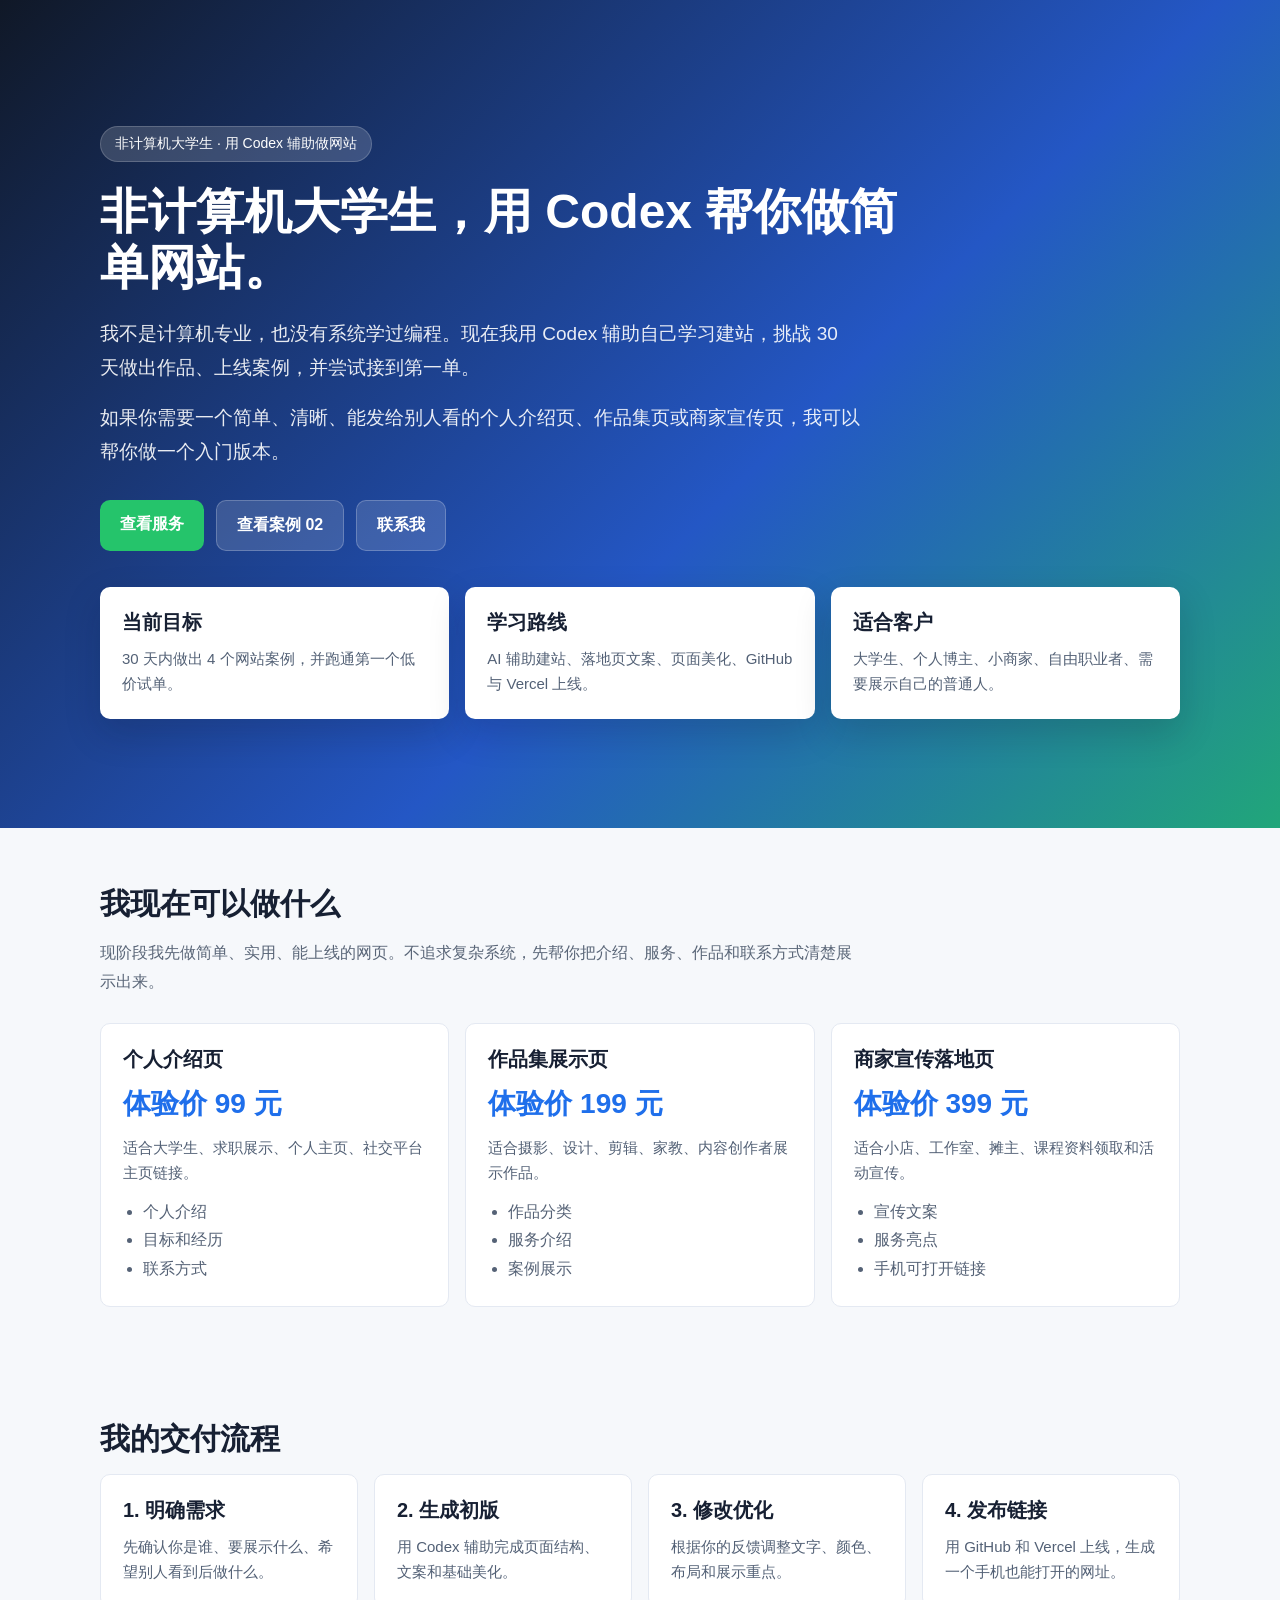
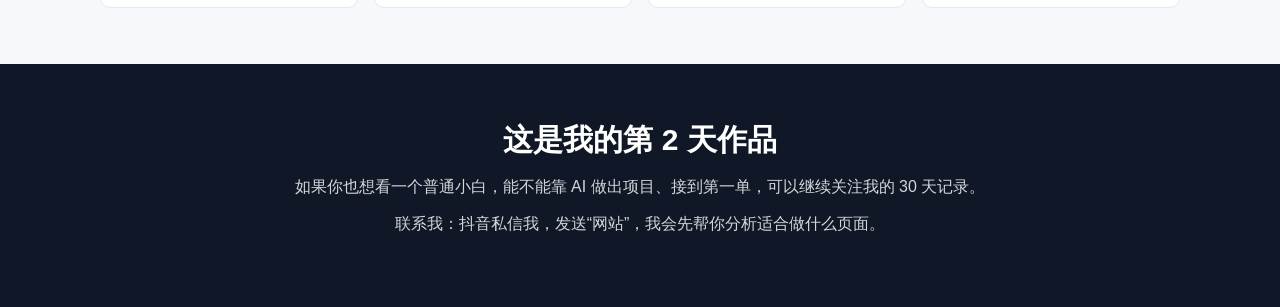
<file: index.html>
<!DOCTYPE html>
<html lang="zh-CN">
<head>
  <meta charset="UTF-8" />
  <meta name="viewport" content="width=device-width, initial-scale=1.0" />
  <title>AI 建站接单展示页</title>
  <style>
    * { box-sizing: border-box; }
    body {
      margin: 0;
      font-family: Arial, "Microsoft YaHei", sans-serif;
      background: #f6f8fb;
      color: #172033;
    }
    .hero {
      min-height: 92vh;
      padding: 64px 20px 48px;
      background: linear-gradient(135deg, #101827, #2457c5 58%, #21a67a);
      color: white;
      display: flex;
      align-items: center;
    }
    .container { width: 100%; max-width: 1080px; margin: 0 auto; }
    .tag {
      display: inline-flex;
      align-items: center;
      padding: 8px 14px;
      border-radius: 999px;
      background: rgba(255,255,255,0.16);
      border: 1px solid rgba(255,255,255,0.18);
      font-size: 14px;
      margin-bottom: 22px;
    }
    h1 { max-width: 820px; font-size: 48px; line-height: 1.18; margin: 0 0 20px; }
    .lead { max-width: 760px; font-size: 19px; line-height: 1.8; margin: 0 0 16px; color: rgba(255,255,255,0.9); }
    .actions { display: flex; gap: 12px; flex-wrap: wrap; margin: 30px 0 36px; }
    .button { display: inline-block; padding: 14px 20px; border-radius: 10px; text-decoration: none; font-weight: 700; }
    .primary { background: #25c46b; color: white; }
    .secondary { background: rgba(255,255,255,0.14); color: white; border: 1px solid rgba(255,255,255,0.22); }
    .cards, .service-grid, .step-grid { display: grid; grid-template-columns: repeat(auto-fit, minmax(230px, 1fr)); gap: 16px; }
    .card { background: white; color: #172033; border-radius: 10px; padding: 22px; box-shadow: 0 14px 36px rgba(10, 18, 32, 0.18); }
    .card h2, .service h3, .step h3 { font-size: 20px; margin: 0 0 10px; }
    .card p, .service p, .step p { font-size: 15px; line-height: 1.7; color: #536176; margin: 0; }
    section { padding: 56px 20px; }
    .section-title { font-size: 30px; margin: 0 0 14px; }
    .section-desc { max-width: 760px; line-height: 1.8; color: #5a6678; margin: 0 0 26px; }
    .service, .step { background: white; border: 1px solid #e4e9f2; border-radius: 10px; padding: 22px; }
    .price { font-size: 28px; font-weight: 800; color: #1f6feb; margin: 12px 0; }
    ul { padding-left: 20px; margin: 12px 0 0; color: #556276; line-height: 1.8; }
    .contact { background: #101827; color: white; text-align: center; }
    .contact p { color: rgba(255,255,255,0.82); }
    @media (max-width: 640px) {
      h1 { font-size: 34px; }
      .lead { font-size: 16px; }
      .hero { padding-top: 46px; }
      .section-title { font-size: 24px; }
    }
  </style>
</head>
<body>
  <header class="hero">
    <div class="container">
      <div class="tag">非计算机大学生 · 用 Codex 辅助做网站</div>
      <h1>非计算机大学生，用 Codex 帮你做简单网站。</h1>
      <p class="lead">我不是计算机专业，也没有系统学过编程。现在我用 Codex 辅助自己学习建站，挑战 30 天做出作品、上线案例，并尝试接到第一单。</p>
      <p class="lead">如果你需要一个简单、清晰、能发给别人看的个人介绍页、作品集页或商家宣传页，我可以帮你做一个入门版本。</p>
      <div class="actions">
        <a class="button primary" href="#services">查看服务</a>
        <a class="button secondary" href="student-profile.html">查看案例 02</a>
        <a class="button secondary" href="#contact">联系我</a>
      </div>
      <div class="cards">
        <div class="card"><h2>当前目标</h2><p>30 天内做出 4 个网站案例，并跑通第一个低价试单。</p></div>
        <div class="card"><h2>学习路线</h2><p>AI 辅助建站、落地页文案、页面美化、GitHub 与 Vercel 上线。</p></div>
        <div class="card"><h2>适合客户</h2><p>大学生、个人博主、小商家、自由职业者、需要展示自己的普通人。</p></div>
      </div>
    </div>
  </header>

  <section id="services">
    <div class="container">
      <h2 class="section-title">我现在可以做什么</h2>
      <p class="section-desc">现阶段我先做简单、实用、能上线的网页。不追求复杂系统，先帮你把介绍、服务、作品和联系方式清楚展示出来。</p>
      <div class="service-grid">
        <div class="service"><h3>个人介绍页</h3><div class="price">体验价 99 元</div><p>适合大学生、求职展示、个人主页、社交平台主页链接。</p><ul><li>个人介绍</li><li>目标和经历</li><li>联系方式</li></ul></div>
        <div class="service"><h3>作品集展示页</h3><div class="price">体验价 199 元</div><p>适合摄影、设计、剪辑、家教、内容创作者展示作品。</p><ul><li>作品分类</li><li>服务介绍</li><li>案例展示</li></ul></div>
        <div class="service"><h3>商家宣传落地页</h3><div class="price">体验价 399 元</div><p>适合小店、工作室、摊主、课程资料领取和活动宣传。</p><ul><li>宣传文案</li><li>服务亮点</li><li>手机可打开链接</li></ul></div>
      </div>
    </div>
  </section>

  <section>
    <div class="container">
      <h2 class="section-title">我的交付流程</h2>
      <div class="step-grid">
        <div class="step"><h3>1. 明确需求</h3><p>先确认你是谁、要展示什么、希望别人看到后做什么。</p></div>
        <div class="step"><h3>2. 生成初版</h3><p>用 Codex 辅助完成页面结构、文案和基础美化。</p></div>
        <div class="step"><h3>3. 修改优化</h3><p>根据你的反馈调整文字、颜色、布局和展示重点。</p></div>
        <div class="step"><h3>4. 发布链接</h3><p>用 GitHub 和 Vercel 上线，生成一个手机也能打开的网址。</p></div>
      </div>
    </div>
  </section>

  <section id="contact" class="contact">
    <div class="container">
      <h2 class="section-title">这是我的第 2 天作品</h2>
      <p>如果你也想看一个普通小白，能不能靠 AI 做出项目、接到第一单，可以继续关注我的 30 天记录。</p>
      <p>联系我：抖音私信我，发送“网站”，我会先帮你分析适合做什么页面。</p>
    </div>
  </section>
</body>
</html>
</file>
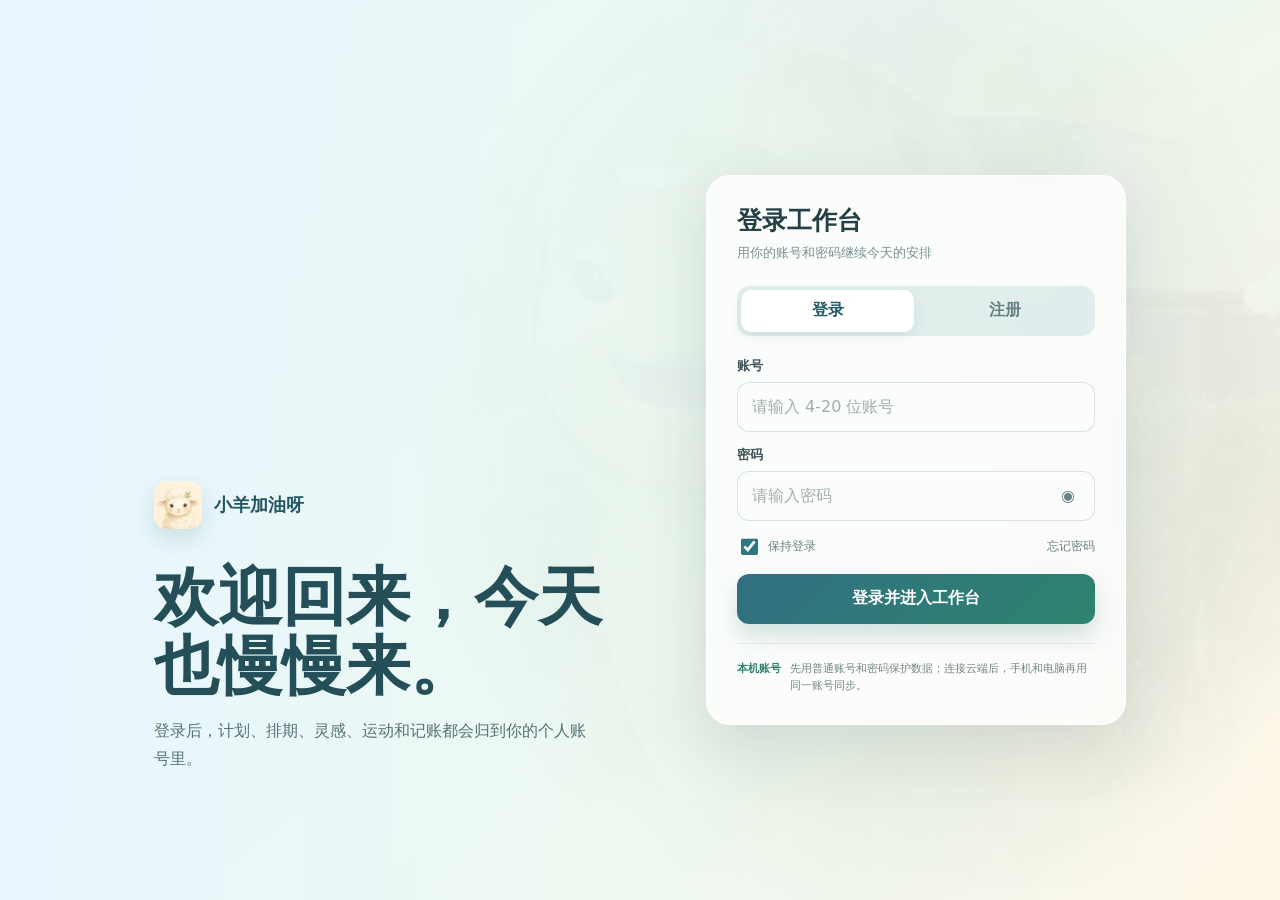
<file: xiaoyang-workbench/index.html>
<!doctype html>
<html lang="zh-CN">
<head>
  <meta charset="utf-8">
  <meta name="viewport" content="width=device-width, initial-scale=1">
  <meta http-equiv="refresh" content="0; url=./ai-workbench.html">
  <title>小羊加油呀</title>
  <script>
    location.replace("./ai-workbench.html");
  </script>
</head>
<body>
  <p>正在打开小羊加油呀...</p>
</body>
</html>
</file>
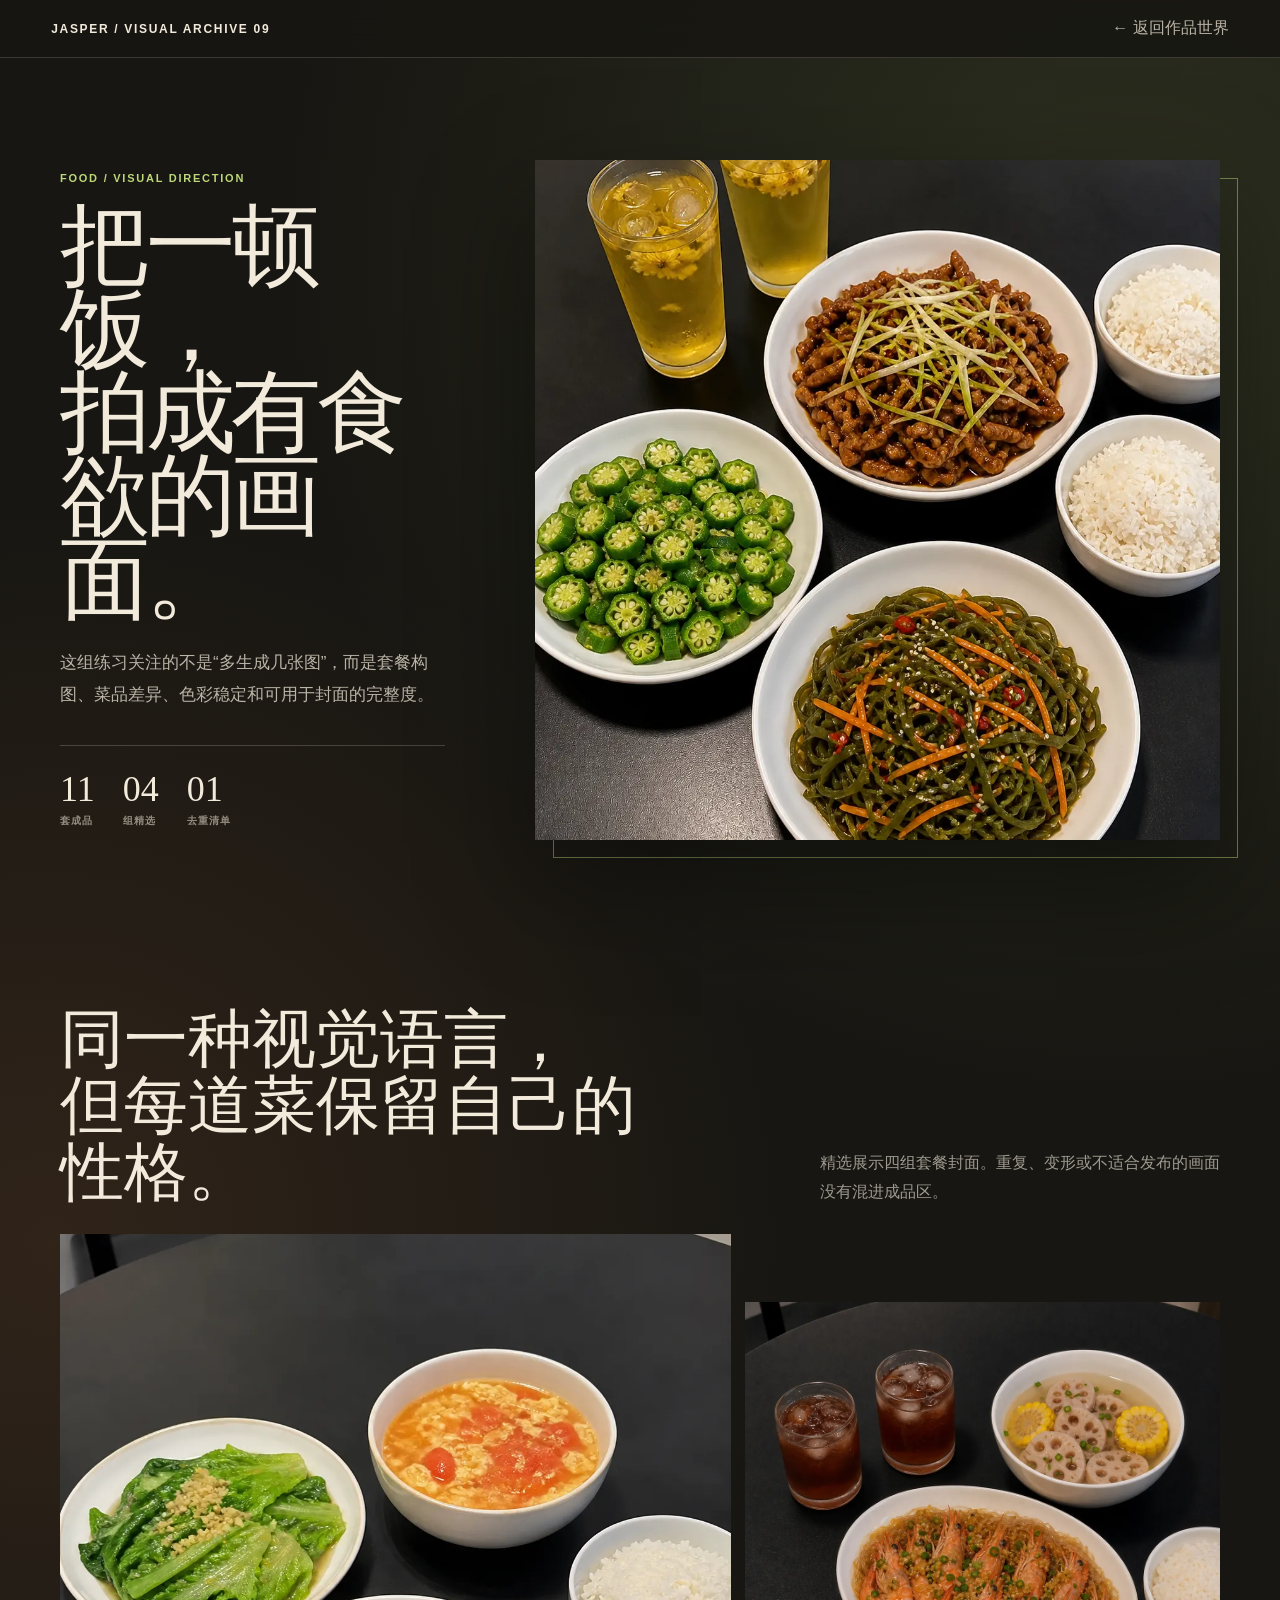
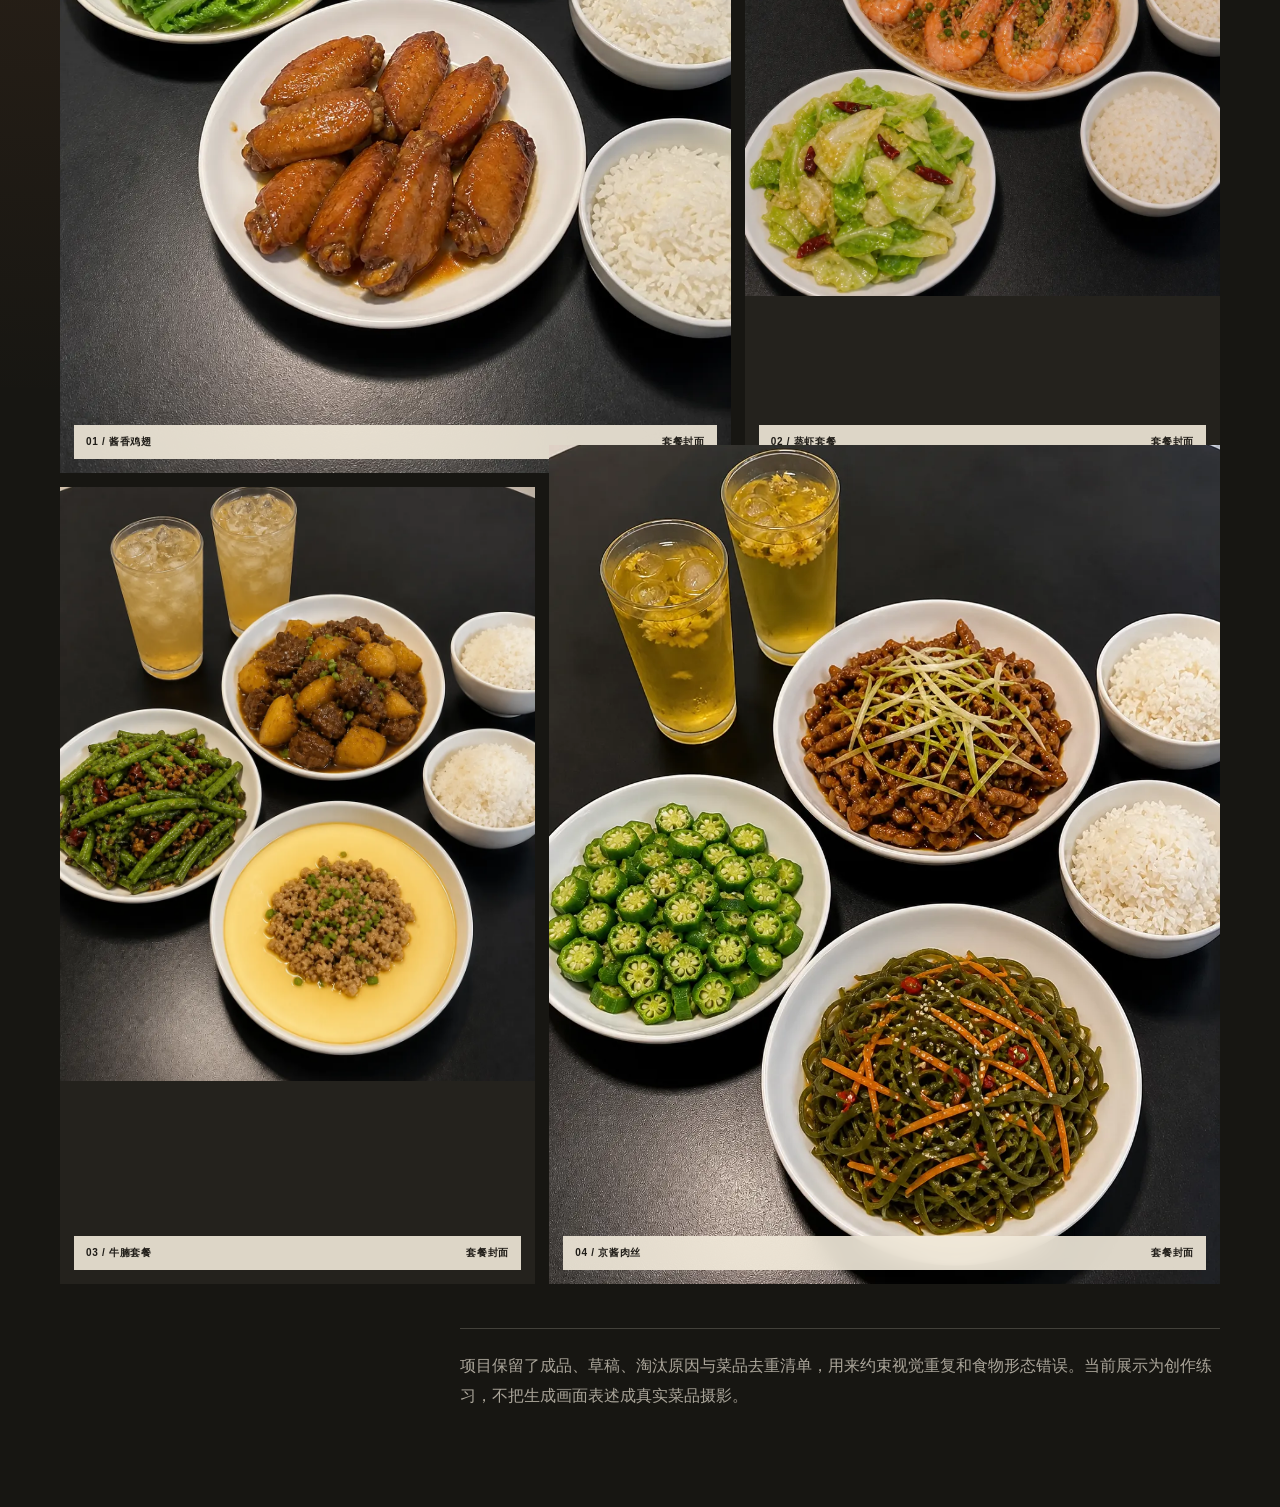
<file: projects/food-visuals/index.html>
<!doctype html>
<html lang="zh-CN">
<head>
  <meta charset="utf-8" />
  <meta name="viewport" content="width=device-width, initial-scale=1" />
  <meta name="description" content="Jasper 的 AI 菜品视觉实验：套餐封面、菜品特写与视觉一致性练习。" />
  <title>AI 菜品视觉实验｜Jasper 项目档案</title>
  <style>
    :root { --cream: #f2eadb; --ink: #211d18; --leaf: #bcd879; --orange: #e9894e; }
    * { box-sizing: border-box; }
    html { scroll-behavior: smooth; }
    body {
      margin: 0;
      color: var(--cream);
      background:
        radial-gradient(circle at 88% 8%, rgba(188,216,121,.13), transparent 28%),
        radial-gradient(circle at 4% 40%, rgba(233,137,78,.12), transparent 34%),
        #171612;
      font-family: "Microsoft YaHei", "PingFang SC", sans-serif;
    }
    a { color: inherit; }
    .topbar {
      position: sticky;
      z-index: 10;
      top: 0;
      display: flex;
      justify-content: space-between;
      align-items: center;
      gap: 20px;
      padding: 18px clamp(20px, 4vw, 64px);
      border-bottom: 1px solid rgba(242,234,219,.16);
      background: rgba(23,22,18,.88);
      backdrop-filter: blur(18px);
    }
    .brand { font-size: 12px; font-weight: 900; letter-spacing: .14em; text-transform: uppercase; }
    .back { text-decoration: none; opacity: .74; }
    .back:hover, .back:focus-visible { opacity: 1; }
    main { width: min(1160px, calc(100% - 40px)); margin: 0 auto; padding: clamp(58px, 8vw, 118px) 0 96px; }
    .hero { display: grid; grid-template-columns: .72fr 1.28fr; gap: clamp(36px, 7vw, 98px); align-items: center; }
    .kicker { color: var(--leaf); font-size: 11px; font-weight: 900; letter-spacing: .16em; text-transform: uppercase; }
    h1 { margin: 20px 0 26px; font-family: "STSong", "SimSun", serif; font-size: clamp(58px, 7vw, 106px); font-weight: 400; line-height: .93; letter-spacing: -.05em; }
    .lead { margin: 0; max-width: 520px; color: rgba(242,234,219,.74); font-size: 17px; line-height: 1.9; }
    .stats { display: flex; gap: 28px; margin-top: 34px; padding-top: 22px; border-top: 1px solid rgba(242,234,219,.2); }
    .stats strong { display: block; font-family: "STSong", "SimSun", serif; font-size: 36px; font-weight: 400; }
    .stats span { color: rgba(242,234,219,.55); font-size: 10px; font-weight: 800; letter-spacing: .1em; }
    .hero-image { position: relative; }
    .hero-image::before { content: ""; position: absolute; inset: 18px -18px -18px 18px; border: 1px solid rgba(188,216,121,.52); }
    .hero-image img { position: relative; display: block; width: 100%; max-height: 680px; object-fit: cover; box-shadow: 0 42px 110px rgba(0,0,0,.4); }
    .section-head { display: flex; justify-content: space-between; align-items: end; gap: 28px; margin: clamp(100px, 13vw, 170px) 0 28px; }
    .section-head h2 { max-width: 620px; margin: 0; font-family: "STSong", "SimSun", serif; font-size: clamp(40px, 5vw, 72px); font-weight: 400; line-height: 1.04; }
    .section-head p { max-width: 400px; margin: 0; color: rgba(242,234,219,.62); line-height: 1.8; }
    .gallery { display: grid; grid-template-columns: repeat(12, 1fr); gap: 14px; }
    figure { position: relative; margin: 0; overflow: hidden; background: #24221d; }
    figure:nth-child(1) { grid-column: span 7; }
    figure:nth-child(2) { grid-column: span 5; margin-top: 68px; }
    figure:nth-child(3) { grid-column: span 5; }
    figure:nth-child(4) { grid-column: span 7; margin-top: -42px; }
    figure img { display: block; width: 100%; aspect-ratio: 4 / 5; object-fit: cover; transition: transform .8s cubic-bezier(.2,.75,.16,1); }
    figure:hover img { transform: scale(1.025); }
    figcaption { position: absolute; left: 14px; right: 14px; bottom: 14px; display: flex; justify-content: space-between; gap: 12px; padding: 10px 12px; color: #1f1c17; background: rgba(242,234,219,.9); font-size: 10px; font-weight: 850; letter-spacing: .07em; backdrop-filter: blur(12px); }
    .note { max-width: 760px; margin: 44px 0 0 auto; padding: 22px 0 0; border-top: 1px solid rgba(242,234,219,.2); color: rgba(242,234,219,.68); line-height: 1.9; }
    @media (max-width: 760px) {
      .hero { grid-template-columns: 1fr; }
      .section-head { display: block; }
      .section-head p { margin-top: 18px; }
      .gallery { grid-template-columns: 1fr; }
      figure:nth-child(n) { grid-column: auto; margin-top: 0; }
      .hero-image::before { inset: 10px -10px -10px 10px; }
      h1 { font-size: clamp(54px, 16vw, 80px); }
    }
    @media (prefers-reduced-motion: reduce) {
      html { scroll-behavior: auto; }
      figure img { transition: none; }
    }
  </style>
</head>
<body>
  <header class="topbar">
    <span class="brand">Jasper / Visual Archive 09</span>
    <a class="back" href="../../student-profile.html">← 返回作品世界</a>
  </header>
  <main>
    <section class="hero">
      <div>
        <div class="kicker">Food / Visual Direction</div>
        <h1>把一顿饭，<br />拍成有食欲的画面。</h1>
        <p class="lead">这组练习关注的不是“多生成几张图”，而是套餐构图、菜品差异、色彩稳定和可用于封面的完整度。</p>
        <div class="stats"><div><strong>11</strong><span>套成品</span></div><div><strong>04</strong><span>组精选</span></div><div><strong>01</strong><span>去重清单</span></div></div>
      </div>
      <div class="hero-image"><img src="assets/food-04.webp" alt="京酱肉丝、米饭、蔬菜和茶饮组成的套餐画面" /></div>
    </section>
    <section>
      <div class="section-head">
        <h2>同一种视觉语言，<br />但每道菜保留自己的性格。</h2>
        <p>精选展示四组套餐封面。重复、变形或不适合发布的画面没有混进成品区。</p>
      </div>
      <div class="gallery">
        <figure><img src="assets/food-01.webp" alt="酱香鸡翅套餐封面" /><figcaption><span>01 / 酱香鸡翅</span><span>套餐封面</span></figcaption></figure>
        <figure><img src="assets/food-02.webp" alt="蒜蓉粉丝蒸虾套餐封面" /><figcaption><span>02 / 蒸虾套餐</span><span>套餐封面</span></figcaption></figure>
        <figure><img src="assets/food-03.webp" alt="土豆炖牛腩套餐封面" /><figcaption><span>03 / 牛腩套餐</span><span>套餐封面</span></figcaption></figure>
        <figure><img src="assets/food-04.webp" alt="京酱肉丝套餐封面" /><figcaption><span>04 / 京酱肉丝</span><span>套餐封面</span></figcaption></figure>
      </div>
      <p class="note">项目保留了成品、草稿、淘汰原因与菜品去重清单，用来约束视觉重复和食物形态错误。当前展示为创作练习，不把生成画面表述成真实菜品摄影。</p>
    </section>
  </main>
</body>
</html>
</file>
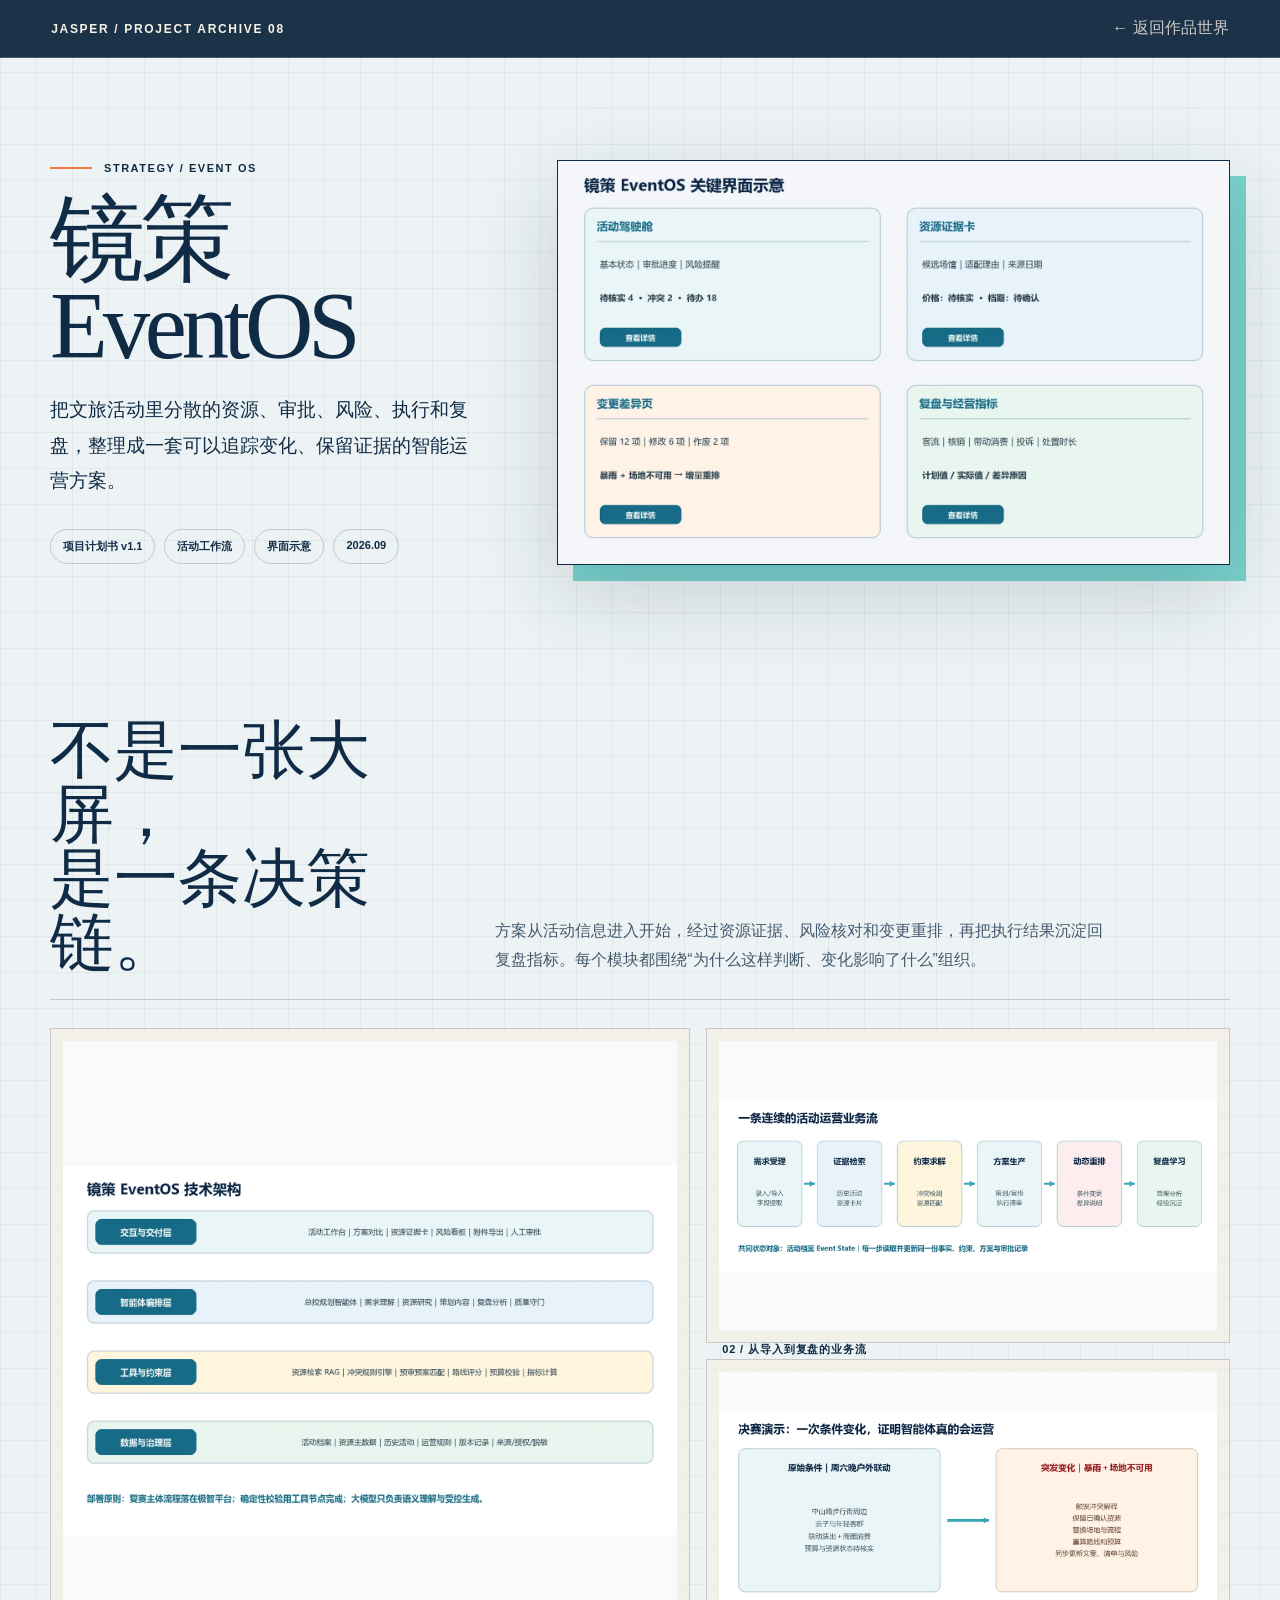
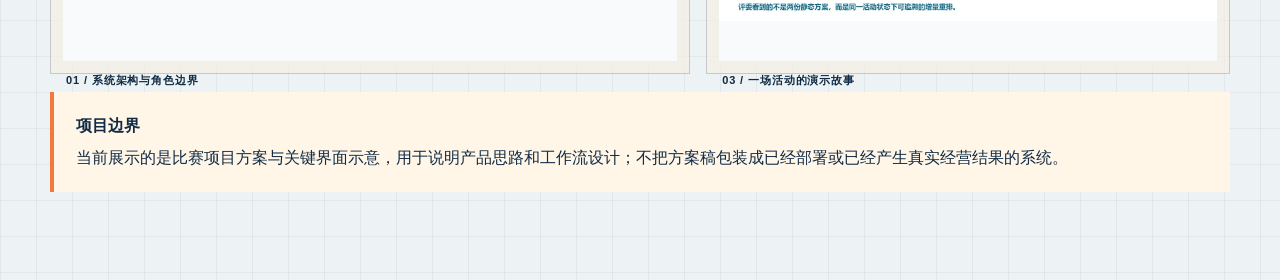
<file: projects/jingce-eventos/index.html>
<!doctype html>
<html lang="zh-CN">
<head>
  <meta charset="utf-8" />
  <meta name="viewport" content="width=device-width, initial-scale=1" />
  <meta name="description" content="镜策 EventOS 项目方案：面向文旅活动运营的可追溯决策与复盘工作流。" />
  <title>镜策 EventOS｜Jasper 项目档案</title>
  <style>
    :root {
      --ink: #102b45;
      --paper: #edf3f4;
      --cream: #f7f0e3;
      --cyan: #7ad2cd;
      --orange: #f2783e;
      --line: rgba(16, 43, 69, .2);
    }
    * { box-sizing: border-box; }
    html { scroll-behavior: smooth; }
    body {
      margin: 0;
      color: var(--ink);
      background:
        linear-gradient(rgba(16,43,69,.055) 1px, transparent 1px),
        linear-gradient(90deg, rgba(16,43,69,.055) 1px, transparent 1px),
        var(--paper);
      background-size: 36px 36px;
      font-family: "Microsoft YaHei", "PingFang SC", sans-serif;
    }
    a { color: inherit; }
    .topbar {
      position: sticky;
      z-index: 10;
      top: 0;
      display: flex;
      justify-content: space-between;
      align-items: center;
      gap: 20px;
      padding: 18px clamp(20px, 4vw, 64px);
      border-bottom: 1px solid rgba(255,255,255,.18);
      color: #f8f3e8;
      background: rgba(9, 34, 58, .92);
      backdrop-filter: blur(18px);
    }
    .brand { font-size: 12px; font-weight: 900; letter-spacing: .14em; text-transform: uppercase; }
    .back { text-decoration: none; opacity: .78; }
    .back:hover, .back:focus-visible { opacity: 1; }
    main { width: min(1180px, calc(100% - 40px)); margin: 0 auto; padding: clamp(54px, 8vw, 116px) 0 88px; }
    .hero { display: grid; grid-template-columns: .78fr 1.22fr; gap: clamp(34px, 6vw, 86px); align-items: center; }
    .kicker { display: flex; align-items: center; gap: 12px; font-size: 11px; font-weight: 900; letter-spacing: .14em; text-transform: uppercase; }
    .kicker::before { content: ""; width: 42px; height: 2px; background: var(--orange); }
    h1 { max-width: 700px; margin: 22px 0; font-family: "STSong", "SimSun", serif; font-size: clamp(54px, 7.4vw, 108px); font-weight: 400; line-height: .92; letter-spacing: -.055em; }
    .lead { max-width: 570px; margin: 0; font-size: clamp(16px, 1.5vw, 20px); line-height: 1.85; }
    .facts { display: flex; flex-wrap: wrap; gap: 9px; margin-top: 30px; }
    .facts span { padding: 9px 12px; border: 1px solid var(--line); border-radius: 999px; font-size: 11px; font-weight: 800; }
    .hero-visual { position: relative; }
    .hero-visual::before { content: ""; position: absolute; inset: 16px -16px -16px 16px; background: var(--cyan); }
    .hero-visual img { position: relative; display: block; width: 100%; border: 1px solid var(--ink); box-shadow: 0 28px 80px rgba(16,43,69,.18); }
    .section-head { display: grid; grid-template-columns: .72fr 1.28fr; gap: 32px; align-items: end; margin: clamp(90px, 12vw, 160px) 0 28px; padding-bottom: 24px; border-bottom: 1px solid var(--line); }
    .section-head h2 { margin: 0; font-family: "STSong", "SimSun", serif; font-size: clamp(38px, 5vw, 72px); font-weight: 400; line-height: 1; }
    .section-head p { max-width: 620px; margin: 0; line-height: 1.8; opacity: .76; }
    .gallery { display: grid; grid-template-columns: 1.1fr .9fr; gap: 16px; }
    figure { margin: 0; padding: 12px; border: 1px solid var(--line); background: rgba(247,240,227,.64); }
    figure:first-child { grid-row: span 2; }
    figure img { display: block; width: 100%; height: 100%; min-height: 260px; object-fit: contain; background: #f8fafb; }
    figcaption { padding: 12px 3px 2px; font-size: 11px; font-weight: 800; letter-spacing: .08em; }
    .boundary { margin-top: 18px; padding: 20px 22px; border-left: 4px solid var(--orange); background: #fff6e7; line-height: 1.75; }
    .boundary strong { display: block; margin-bottom: 4px; }
    @media (max-width: 820px) {
      .hero, .section-head { grid-template-columns: 1fr; }
      .gallery { grid-template-columns: 1fr; }
      figure:first-child { grid-row: auto; }
      h1 { font-size: clamp(52px, 16vw, 84px); }
      .hero-visual::before { inset: 10px -10px -10px 10px; }
    }
    @media (prefers-reduced-motion: reduce) { html { scroll-behavior: auto; } }
  </style>
</head>
<body>
  <header class="topbar">
    <span class="brand">Jasper / Project Archive 08</span>
    <a class="back" href="../../student-profile.html">← 返回作品世界</a>
  </header>
  <main>
    <section class="hero">
      <div>
        <div class="kicker">Strategy / Event OS</div>
        <h1>镜策<br />EventOS</h1>
        <p class="lead">把文旅活动里分散的资源、审批、风险、执行和复盘，整理成一套可以追踪变化、保留证据的智能运营方案。</p>
        <div class="facts"><span>项目计划书 v1.1</span><span>活动工作流</span><span>界面示意</span><span>2026.09</span></div>
      </div>
      <div class="hero-visual"><img src="ui_mockup.webp" alt="镜策 EventOS 活动驾驶舱、资源证据卡、变更差异页和复盘指标界面示意" /></div>
    </section>

    <section>
      <div class="section-head">
        <h2>不是一张大屏，<br />是一条决策链。</h2>
        <p>方案从活动信息进入开始，经过资源证据、风险核对和变更重排，再把执行结果沉淀回复盘指标。每个模块都围绕“为什么这样判断、变化影响了什么”组织。</p>
      </div>
      <div class="gallery">
        <figure><img src="architecture.webp" alt="镜策 EventOS 技术与业务架构示意" /><figcaption>01 / 系统架构与角色边界</figcaption></figure>
        <figure><img src="business_flow.webp" alt="镜策 EventOS 业务流程图" /><figcaption>02 / 从导入到复盘的业务流</figcaption></figure>
        <figure><img src="demo_story.webp" alt="镜策 EventOS 演示故事线" /><figcaption>03 / 一场活动的演示故事</figcaption></figure>
      </div>
      <div class="boundary"><strong>项目边界</strong>当前展示的是比赛项目方案与关键界面示意，用于说明产品思路和工作流设计；不把方案稿包装成已经部署或已经产生真实经营结果的系统。</div>
    </section>
  </main>
</body>
</html>
</file>
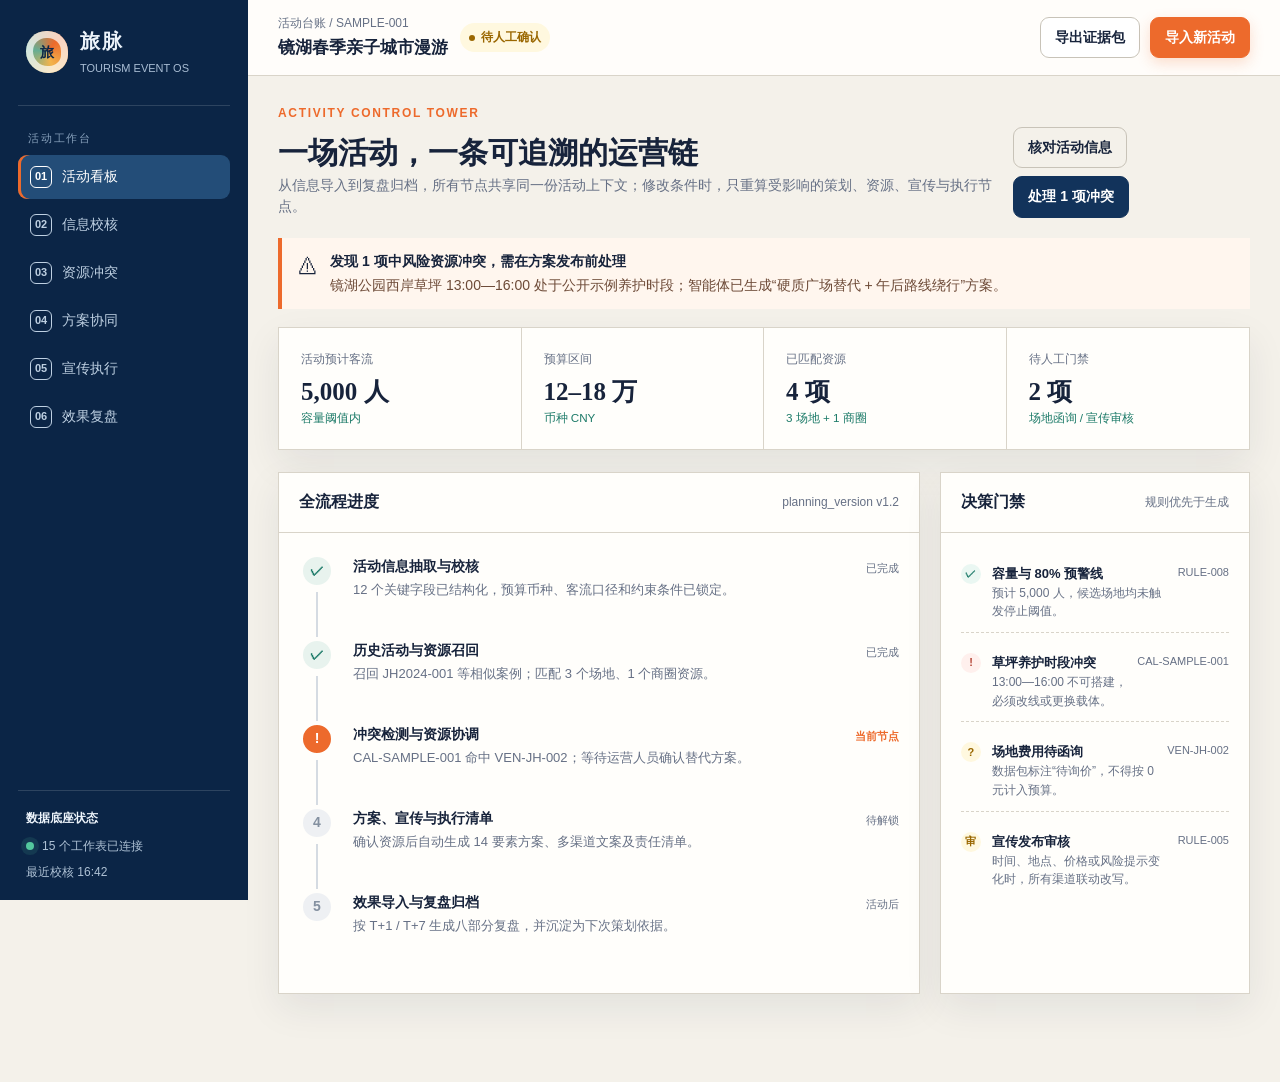
<file: projects/lvmai-event-os/index.html>
<!doctype html>
<html lang="zh-CN">
<head>
  <meta charset="utf-8" />
  <meta name="viewport" content="width=device-width, initial-scale=1" />
  <meta name="description" content="旅脉——面向文旅主管部门的活动全流程智能运营助手交互原型" />
  <title>旅脉｜文旅活动运营智能体</title>
  <style>
    :root{
      --ink:#17233b;--navy:#12335b;--navy2:#0b2546;--orange:#ed6a2c;--gold:#f3b34c;
      --green:#1c7a68;--purple:#6356a6;--paper:#f4f1ea;--surface:#fffefb;--line:#d9d4c9;
      --muted:#667085;--danger:#b54738;--danger-bg:#fff0ed;--warn:#9a6700;--warn-bg:#fff8df;
      --success-bg:#eaf7f2;--shadow:0 14px 36px rgba(22,40,66,.08);--radius:14px;
      --sans:"Microsoft YaHei UI","PingFang SC","Noto Sans CJK SC",Arial,sans-serif;
      --serif:"STSong","Songti SC","Noto Serif CJK SC",serif;
    }
    *{box-sizing:border-box}html{scroll-behavior:smooth}body{margin:0;background:var(--paper);color:var(--ink);font:14px/1.55 var(--sans)}
    button,input,select,textarea{font:inherit;color:inherit}button{cursor:pointer}a{color:inherit}
    .skip{position:fixed;left:12px;top:-60px;z-index:99;background:#fff;padding:10px 14px;border:2px solid var(--orange)}.skip:focus{top:12px}
    .app{min-height:100vh;display:grid;grid-template-columns:248px minmax(0,1fr)}
    .sidebar{position:sticky;top:0;height:100vh;background:var(--navy2);color:#edf4fb;padding:26px 18px 18px;display:flex;flex-direction:column}
    .brand{display:flex;gap:12px;align-items:center;padding:0 8px 26px;border-bottom:1px solid rgba(255,255,255,.14)}
    .brand-mark{width:42px;height:42px;border-radius:50% 50% 46% 54%;background:conic-gradient(from 40deg,var(--orange),var(--gold),#65ad93,var(--orange));display:grid;place-items:center;color:var(--navy2);font-weight:900;box-shadow:inset 0 0 0 7px rgba(255,255,255,.7)}
    .brand strong{display:block;font-size:20px;letter-spacing:.12em}.brand small{color:#a9bdd4;font-size:11px}
    .nav-label{margin:24px 10px 8px;font-size:11px;color:#87a0bb;letter-spacing:.16em}
    .nav{display:grid;gap:4px}.nav button{border:0;background:transparent;color:#bed0e2;text-align:left;padding:11px 12px;border-radius:9px;display:flex;gap:10px;align-items:center}
    .nav button:hover,.nav button:focus-visible{background:rgba(255,255,255,.08);outline:none}.nav button.active{color:#fff;background:#234d78;box-shadow:inset 3px 0 var(--orange)}
    .nav .n{width:22px;height:22px;border:1px solid currentColor;border-radius:6px;display:grid;place-items:center;font-size:11px;font-weight:700}
    .source-status{margin-top:auto;border-top:1px solid rgba(255,255,255,.14);padding:16px 8px 0}.source-status b{font-size:12px}.source-line{display:flex;align-items:center;gap:8px;color:#afc2d5;font-size:12px;margin-top:8px}.pulse{width:8px;height:8px;border-radius:50%;background:#53c79d;box-shadow:0 0 0 5px rgba(83,199,157,.12)}
    .main{min-width:0}.topbar{height:76px;padding:0 30px;background:rgba(255,254,251,.93);backdrop-filter:blur(10px);border-bottom:1px solid var(--line);display:flex;align-items:center;justify-content:space-between;position:sticky;top:0;z-index:20}
    .activity-id{display:flex;gap:12px;align-items:center}.crumb{font-size:12px;color:var(--muted)}.activity-id h1{font-size:17px;margin:2px 0 0}.badge{display:inline-flex;align-items:center;gap:6px;padding:5px 9px;border-radius:99px;background:var(--warn-bg);color:var(--warn);font-size:12px;font-weight:700}.badge::before{content:"";width:6px;height:6px;border-radius:50%;background:currentColor}
    .top-actions{display:flex;gap:10px}.btn{border:1px solid #c8c3b8;background:#fff;padding:9px 14px;border-radius:9px;font-weight:700}.btn:hover{border-color:var(--navy)}.btn.primary{background:var(--orange);color:#fff;border-color:var(--orange);box-shadow:0 5px 14px rgba(237,106,44,.22)}.btn.dark{background:var(--navy);color:#fff;border-color:var(--navy)}.btn.ghost{background:transparent}.btn:focus-visible,.icon-btn:focus-visible{outline:3px solid rgba(237,106,44,.28);outline-offset:2px}
    .content{max-width:1440px;margin:0 auto;padding:28px 30px 88px}.view{display:none}.view.active{display:block}.eyebrow{color:var(--orange);font-size:12px;font-weight:800;letter-spacing:.14em}.title-row{display:flex;justify-content:space-between;gap:18px;align-items:end;margin:4px 0 20px}.title-row h2{font:700 30px/1.2 var(--serif);margin:4px 0}.title-row p{color:var(--muted);margin:0;max-width:720px}.inline-actions{display:flex;gap:8px;flex-wrap:wrap}
    .notice{border-left:4px solid var(--orange);background:#fff6ee;padding:13px 16px;display:flex;gap:12px;align-items:flex-start;margin-bottom:18px}.notice strong{display:block}.notice p{margin:2px 0 0;color:#6d4a37}.notice .icon{font-size:20px}
    .metrics{display:grid;grid-template-columns:repeat(4,1fr);background:var(--surface);border:1px solid var(--line);box-shadow:var(--shadow);margin-bottom:22px}.metric{padding:20px 22px;border-right:1px solid var(--line)}.metric:last-child{border:0}.metric span{color:var(--muted);font-size:12px}.metric b{font:700 25px/1.2 var(--serif);display:block;margin-top:7px}.metric small{color:var(--green)}
    .workspace{display:grid;grid-template-columns:minmax(0,1.5fr) minmax(310px,.65fr);gap:20px}.panel{background:var(--surface);border:1px solid var(--line);box-shadow:var(--shadow)}.panel-head{padding:17px 20px;border-bottom:1px solid var(--line);display:flex;align-items:center;justify-content:space-between;gap:12px}.panel-head h3{margin:0;font-size:16px}.panel-body{padding:20px}.panel-note{font-size:12px;color:var(--muted)}
    .journey{position:relative;display:grid;gap:0}.step{display:grid;grid-template-columns:42px 1fr auto;gap:12px;min-height:84px;position:relative}.step:not(:last-child)::after{content:"";position:absolute;left:17px;top:39px;bottom:0;width:2px;background:#d5dbe2}.step-dot{width:36px;height:36px;border-radius:50%;display:grid;place-items:center;background:#e8f3ee;color:var(--green);font-weight:900;z-index:1;border:4px solid var(--surface)}.step.current .step-dot{background:var(--orange);color:#fff}.step.pending .step-dot{background:#eef0f3;color:#8490a0}.step-copy strong{display:block;margin:3px 0}.step-copy p{margin:0;color:var(--muted);font-size:13px}.step-tag{font-size:11px;color:var(--muted);padding-top:7px}.step.current .step-tag{color:var(--orange);font-weight:800}
    .fact-grid{display:grid;grid-template-columns:1fr 1fr;border-top:1px solid var(--line);border-left:1px solid var(--line)}.fact{padding:13px 14px;border-right:1px solid var(--line);border-bottom:1px solid var(--line);min-height:74px}.fact span{display:block;font-size:11px;color:var(--muted);margin-bottom:4px}.fact b{font-size:13px}.source-id{font:11px/1.3 Consolas,monospace;color:var(--purple);background:#f0edfb;padding:2px 5px;border-radius:4px;white-space:nowrap}.trace{margin-top:16px;background:#f7f5f0;padding:13px;border-left:3px solid var(--purple)}.trace summary{cursor:pointer;font-weight:700}.trace p{margin:8px 0 0;color:var(--muted);font-size:12px}
    .checks{display:grid;gap:9px}.check{display:grid;grid-template-columns:22px 1fr auto;gap:9px;align-items:start;padding:11px 0;border-bottom:1px dashed var(--line)}.check:last-child{border:0}.check i{font-style:normal;width:20px;height:20px;border-radius:50%;display:grid;place-items:center;background:var(--success-bg);color:var(--green);font-size:11px;font-weight:900}.check.warn i{background:var(--warn-bg);color:var(--warn)}.check.danger i{background:var(--danger-bg);color:var(--danger)}.check p{margin:0;font-size:12px;color:var(--muted)}.check strong{display:block;color:var(--ink);font-size:13px}.check em{font-style:normal;font-size:11px;color:var(--muted)}
    .conflict-hero{display:grid;grid-template-columns:94px 1fr auto;gap:18px;align-items:center;background:var(--danger-bg);border:1px solid #f3c7bf;border-left:6px solid var(--danger);padding:22px;margin-bottom:20px}.risk-score{height:70px;width:70px;border-radius:50%;border:7px solid #f1b1a5;display:grid;place-items:center;font:800 22px var(--serif);color:var(--danger)}.conflict-hero h3{margin:0 0 5px}.conflict-hero p{margin:0;color:#7d463c}.conflict-meta{text-align:right;font-size:12px;color:var(--muted)}
    .timeline{position:relative;padding:34px 12px 22px;margin-bottom:16px}.axis{height:12px;background:#e7e2d9;border-radius:99px;position:relative}.axis::before,.axis::after{position:absolute;top:20px;color:var(--muted);font-size:11px}.axis::before{content:"09:00";left:0}.axis::after{content:"17:00";right:0}.eventbar{position:absolute;height:16px;top:-2px;left:0;width:100%;background:#6a8fb3;border-radius:99px}.conflictbar{position:absolute;height:24px;top:-6px;left:50%;width:37.5%;background:repeating-linear-gradient(135deg,var(--danger),var(--danger) 8px,#e68573 8px,#e68573 16px);border-radius:99px}.timeline-label{position:absolute;top:0;font-size:11px;font-weight:700}.timeline-label.event{left:12px;color:var(--navy)}.timeline-label.conflict{left:50%;color:var(--danger)}
    .evidence-table{width:100%;border-collapse:collapse}.evidence-table th,.evidence-table td{padding:12px 10px;border-bottom:1px solid var(--line);text-align:left;vertical-align:top}.evidence-table th{font-size:11px;color:var(--muted);background:#f7f5f0;letter-spacing:.05em}.evidence-table td{font-size:13px}.score{font-weight:900;color:var(--green)}.reason{color:var(--muted);font-size:12px}.status-ok{color:var(--green);font-weight:800}.status-warn{color:var(--warn);font-weight:800}.status-stop{color:var(--danger);font-weight:800}
    .section-grid{display:grid;grid-template-columns:minmax(0,1.15fr) minmax(320px,.85fr);gap:20px}.form{display:grid;grid-template-columns:1fr 1fr;gap:15px}.field{display:grid;gap:6px}.field.full{grid-column:1/-1}.field label{font-weight:700;font-size:12px}.field small{color:var(--muted)}.field input,.field select,.field textarea{width:100%;border:1px solid #bbb6ab;background:#fff;padding:10px 11px;border-radius:7px}.field textarea{min-height:82px;resize:vertical}.field input:focus,.field select:focus,.field textarea:focus{outline:3px solid rgba(18,51,91,.14);border-color:var(--navy)}
    .dirty-banner{display:none;background:#fff7df;color:#795500;border:1px solid #eed38f;padding:11px 13px;margin-bottom:14px}.dirty-banner.show{display:block}.impact-map{display:grid;grid-template-columns:repeat(5,1fr);gap:5px;margin:8px 0 18px}.impact-node{padding:10px 6px;text-align:center;background:#f0eee9;color:var(--muted);font-size:11px;border-top:3px solid #c8c3b8}.impact-node.dirty{background:#fff2e9;color:#9b4824;border-color:var(--orange);font-weight:800}.impact-node.stable{background:var(--success-bg);color:var(--green);border-color:#6fb39d}.impact-node::after{content:"→";float:right;color:#a9a39a}.impact-node:last-child::after{content:""}
    .diff{display:none;margin-top:16px}.diff.show{display:block}.diff-row{display:grid;grid-template-columns:120px 1fr 36px 1fr;border-bottom:1px solid var(--line);padding:12px 0;align-items:center;gap:8px}.diff-row b{font-size:12px}.before{color:var(--muted);text-decoration:line-through}.after{color:var(--green);font-weight:800}.arrow{text-align:center;color:var(--orange)}
    .plan-outline{counter-reset:plan;display:grid}.plan-item{counter-increment:plan;display:grid;grid-template-columns:38px 1fr auto;gap:12px;padding:14px 0;border-bottom:1px solid var(--line)}.plan-item::before{content:counter(plan,decimal-leading-zero);font:700 18px var(--serif);color:var(--orange)}.plan-item strong{display:block}.plan-item p{margin:3px 0 0;color:var(--muted);font-size:12px}
    .channel-tabs{display:flex;border-bottom:1px solid var(--line);gap:4px}.channel-tabs button{border:0;border-bottom:3px solid transparent;background:transparent;padding:11px 14px;color:var(--muted);font-weight:700}.channel-tabs button.active{color:var(--navy);border-color:var(--orange)}.copy-preview h3{font:700 24px var(--serif);margin:8px 0}.copy-preview p{color:#3e4b5b}.copy-preview .tag{color:var(--purple);font-weight:700}
    .review-score{display:grid;grid-template-columns:180px 1fr;gap:24px;align-items:center}.ring{width:150px;height:150px;border-radius:50%;background:conic-gradient(var(--green) 0 92.6%,#e4e1d9 92.6%);display:grid;place-items:center}.ring::after{content:"92.6%\A满意度";white-space:pre;width:116px;height:116px;border-radius:50%;background:var(--surface);display:grid;place-items:center;text-align:center;font:700 20px/1.3 var(--serif)}
    .kpi-bars{display:grid;gap:12px}.kpi-row{display:grid;grid-template-columns:100px 1fr 72px;gap:10px;align-items:center}.bar{height:8px;background:#e6e2da;border-radius:99px;overflow:hidden}.bar span{height:100%;display:block;background:var(--green)}
    .mobile-actions{display:none}.toast{position:fixed;right:22px;bottom:22px;background:var(--navy2);color:#fff;padding:12px 16px;border-left:4px solid var(--orange);box-shadow:var(--shadow);transform:translateY(90px);opacity:0;transition:.25s;z-index:90}.toast.show{transform:none;opacity:1}
    .dialog{border:0;padding:0;max-width:560px;width:calc(100% - 30px);box-shadow:0 30px 80px rgba(0,0,0,.28);border-radius:12px}.dialog::backdrop{background:rgba(10,24,43,.55)}.dialog-head{background:var(--navy);color:#fff;padding:18px 20px;display:flex;justify-content:space-between}.dialog-body{padding:20px}.icon-btn{border:0;background:transparent;color:inherit;font-size:20px}.dropzone{border:2px dashed #b7b1a6;padding:28px;text-align:center;background:#faf8f3}.dropzone b{display:block;margin-bottom:4px}.dropzone p{color:var(--muted);font-size:12px}
    @media(max-width:1050px){.app{grid-template-columns:76px minmax(0,1fr)}.sidebar{padding:22px 11px}.brand{padding:0 4px 22px}.brand-copy,.nav-label,.nav button span:last-child,.source-status{display:none}.nav button{justify-content:center;padding:10px}.workspace,.section-grid{grid-template-columns:1fr}.metrics{grid-template-columns:1fr 1fr}.metric:nth-child(2){border-right:0}.metric:nth-child(-n+2){border-bottom:1px solid var(--line)}}
    @media(max-width:700px){body{font-size:13px}.app{display:block}.sidebar{height:auto;position:fixed;z-index:60;left:0;right:0;bottom:0;top:auto;padding:7px 8px;background:var(--navy2)}.brand{display:none}.nav{grid-template-columns:repeat(6,1fr);gap:2px}.nav button{padding:6px 2px;display:grid;justify-items:center;gap:2px;font-size:9px}.nav button span:last-child{display:block}.nav .n{width:20px;height:20px}.topbar{height:64px;padding:0 14px}.crumb,.top-actions .btn:first-child{display:none}.activity-id h1{font-size:14px;max-width:180px;white-space:nowrap;overflow:hidden;text-overflow:ellipsis}.badge{padding:4px 7px}.content{padding:20px 14px 130px}.title-row{display:block}.title-row h2{font-size:24px}.inline-actions{margin-top:12px}.metrics{grid-template-columns:1fr 1fr}.metric{padding:14px}.metric b{font-size:20px}.workspace,.section-grid{display:block}.panel{margin-bottom:14px}.fact-grid,.form{grid-template-columns:1fr}.field.full{grid-column:auto}.conflict-hero{grid-template-columns:64px 1fr;padding:16px;gap:10px}.conflict-meta{display:none}.risk-score{width:56px;height:56px;border-width:5px;font-size:18px}.evidence-table{display:block;overflow-x:auto}.impact-map{grid-template-columns:1fr}.impact-node{text-align:left}.impact-node::after{content:"↓"}.diff-row{grid-template-columns:82px 1fr}.diff-row .arrow{display:none}.before,.after{grid-column:2}.review-score{grid-template-columns:1fr;justify-items:center}.mobile-actions{display:flex;position:fixed;left:0;right:0;bottom:57px;z-index:50;background:rgba(255,254,251,.96);padding:9px 14px;border-top:1px solid var(--line);gap:8px}.mobile-actions .btn{flex:1}.toast{bottom:120px;left:14px;right:14px}.top-actions .primary{font-size:12px;padding:8px 9px}}
    @media(prefers-reduced-motion:reduce){*{scroll-behavior:auto!important;transition:none!important}}
  </style>
</head>
<body>
  <a class="skip" href="#main">跳到主要内容</a>
  <div class="app">
    <aside class="sidebar" aria-label="主导航">
      <div class="brand"><div class="brand-mark">旅</div><div class="brand-copy"><strong>旅脉</strong><small>TOURISM EVENT OS</small></div></div>
      <div class="nav-label">活动工作台</div>
      <nav class="nav">
        <button class="active" data-view="overview" aria-label="01 活动看板"><span class="n">01</span><span>活动看板</span></button>
        <button data-view="intake" aria-label="02 信息校核"><span class="n">02</span><span>信息校核</span></button>
        <button data-view="conflict" aria-label="03 资源冲突"><span class="n">03</span><span>资源冲突</span></button>
        <button data-view="plan" aria-label="04 方案协同"><span class="n">04</span><span>方案协同</span></button>
        <button data-view="publicity" aria-label="05 宣传执行"><span class="n">05</span><span>宣传执行</span></button>
        <button data-view="review" aria-label="06 效果复盘"><span class="n">06</span><span>效果复盘</span></button>
      </nav>
      <div class="source-status"><b>数据底座状态</b><div class="source-line"><span class="pulse"></span>15 个工作表已连接</div><div class="source-line">最近校核 16:42</div></div>
    </aside>
    <main class="main" id="main">
      <header class="topbar">
        <div class="activity-id"><div><div class="crumb">活动台账 / SAMPLE-001</div><h1>镜湖春季亲子城市漫游</h1></div><span class="badge">待人工确认</span></div>
        <div class="top-actions"><button class="btn" id="exportBtn">导出证据包</button><button class="btn primary" id="importBtn">导入新活动</button></div>
      </header>
      <div class="content">
        <section class="view active" data-page="overview">
          <div class="eyebrow">ACTIVITY CONTROL TOWER</div>
          <div class="title-row"><div><h2>一场活动，一条可追溯的运营链</h2><p>从信息导入到复盘归档，所有节点共享同一份活动上下文；修改条件时，只重算受影响的策划、资源、宣传与执行节点。</p></div><div class="inline-actions"><button class="btn ghost" data-go="intake">核对活动信息</button><button class="btn dark" data-go="conflict">处理 1 项冲突</button></div></div>
          <div class="notice"><div class="icon">⚠</div><div><strong>发现 1 项中风险资源冲突，需在方案发布前处理</strong><p>镜湖公园西岸草坪 13:00—16:00 处于公开示例养护时段；智能体已生成“硬质广场替代 + 午后路线绕行”方案。</p></div></div>
          <div class="metrics">
            <div class="metric"><span>活动预计客流</span><b>5,000 人</b><small>容量阈值内</small></div>
            <div class="metric"><span>预算区间</span><b>12–18 万</b><small>币种 CNY</small></div>
            <div class="metric"><span>已匹配资源</span><b>4 项</b><small>3 场地 + 1 商圈</small></div>
            <div class="metric"><span>待人工门禁</span><b>2 项</b><small>场地函询 / 宣传审核</small></div>
          </div>
          <div class="workspace">
            <article class="panel"><div class="panel-head"><h3>全流程进度</h3><span class="panel-note">planning_version v1.2</span></div><div class="panel-body">
              <div class="journey">
                <div class="step"><div class="step-dot">✓</div><div class="step-copy"><strong>活动信息抽取与校核</strong><p>12 个关键字段已结构化，预算币种、客流口径和约束条件已锁定。</p></div><div class="step-tag">已完成</div></div>
                <div class="step"><div class="step-dot">✓</div><div class="step-copy"><strong>历史活动与资源召回</strong><p>召回 JH2024-001 等相似案例；匹配 3 个场地、1 个商圈资源。</p></div><div class="step-tag">已完成</div></div>
                <div class="step current"><div class="step-dot">!</div><div class="step-copy"><strong>冲突检测与资源协调</strong><p>CAL-SAMPLE-001 命中 VEN-JH-002；等待运营人员确认替代方案。</p></div><div class="step-tag">当前节点</div></div>
                <div class="step pending"><div class="step-dot">4</div><div class="step-copy"><strong>方案、宣传与执行清单</strong><p>确认资源后自动生成 14 要素方案、多渠道文案及责任清单。</p></div><div class="step-tag">待解锁</div></div>
                <div class="step pending"><div class="step-dot">5</div><div class="step-copy"><strong>效果导入与复盘归档</strong><p>按 T+1 / T+7 生成八部分复盘，并沉淀为下次策划依据。</p></div><div class="step-tag">活动后</div></div>
              </div>
            </div></article>
            <aside class="panel"><div class="panel-head"><h3>决策门禁</h3><span class="panel-note">规则优先于生成</span></div><div class="panel-body"><div class="checks">
              <div class="check"><i>✓</i><div><strong>容量与 80% 预警线</strong><p>预计 5,000 人，候选场地均未触发停止阈值。</p></div><em>RULE-008</em></div>
              <div class="check danger"><i>!</i><div><strong>草坪养护时段冲突</strong><p>13:00—16:00 不可搭建，必须改线或更换载体。</p></div><em>CAL-SAMPLE-001</em></div>
              <div class="check warn"><i>?</i><div><strong>场地费用待函询</strong><p>数据包标注“待询价”，不得按 0 元计入预算。</p></div><em>VEN-JH-002</em></div>
              <div class="check warn"><i>审</i><div><strong>宣传发布审核</strong><p>时间、地点、价格或风险提示变化时，所有渠道联动改写。</p></div><em>RULE-005</em></div>
            </div></div></aside>
          </div>
        </section>

        <section class="view" data-page="intake">
          <div class="eyebrow">EVENT CONTEXT OBJECT</div>
          <div class="title-row"><div><h2>先确认事实，再让智能体做判断</h2><p>每个字段保留原文、结构化值、置信度与来源；未确认的费用和审批状态不进入“已落实”口径。</p></div><button class="btn primary" id="confirmFacts">确认并进入冲突检测</button></div>
          <div class="workspace">
            <article class="panel"><div class="panel-head"><h3>结构化活动信息</h3><span class="badge">12/12 已抽取</span></div><div class="panel-body">
              <div class="fact-grid">
                <div class="fact"><span>活动类型</span><b>城市漫游 / 亲子</b></div><div class="fact"><span>目标人群</span><b>亲子家庭、周边市民</b></div>
                <div class="fact"><span>活动时间</span><b>2026-04-18 09:00</b></div><div class="fact"><span>预计客流</span><b>5,000 人</b></div>
                <div class="fact"><span>活动区域</span><b>镜湖公园—鸠兹广场—中山路步行街</b></div><div class="fact"><span>预算</span><b>CNY 120,000–180,000</b></div>
                <div class="fact"><span>资源偏好</span><b>VEN-JH-001 / 002 / 003 · BD-JH-001</b></div><div class="fact"><span>传播渠道</span><b>微信公众号、小红书、亲子社群</b></div>
                <div class="fact"><span>消费带动目标</span><b>CNY 200,000</b></div><div class="fact"><span>强约束</span><b>禁明火、控音量、草坪养护</b></div>
              </div>
              <details class="trace" open><summary>数据血缘：测试任务 → 活动上下文</summary><p>来源 <span class="source-id">测试任务!SAMPLE-001</span>；字段经过日期、币种、人数与资源 ID 规范化。任何人工修改都会写入 planning_version 与 change_log。</p></details>
            </div></article>
            <aside class="panel"><div class="panel-head"><h3>需要人工确认</h3><span class="panel-note">2 项</span></div><div class="panel-body"><div class="checks">
              <div class="check warn"><i>1</i><div><strong>结束时间缺失</strong><p>原始任务只给出开始时间；当前按“09:00—17:00”策划假设运行。</p></div><em>假设 A-001</em></div>
              <div class="check warn"><i>2</i><div><strong>具体费用未询价</strong><p>候选场馆费用均为“待询价”，预算已保留 15% 机动金。</p></div><em>RULE-003</em></div>
            </div><div class="trace"><strong>治理原则</strong><p>“未知”不等于“没有”；智能体可以生成建议，但不能替人审批高风险事项。</p></div></div></aside>
          </div>
        </section>

        <section class="view" data-page="conflict">
          <div class="eyebrow">CONFLICT & RESOURCE ENGINE</div>
          <div class="title-row"><div><h2>把冲突定位到时间、资源和责任动作</h2><p>先执行硬约束淘汰，再对合格资源做软评分；所有推荐都能说明“为什么”和“依据哪条数据”。</p></div><button class="btn primary" data-go="plan">采用替代方案</button></div>
          <div class="conflict-hero"><div class="risk-score">中</div><div><h3>VEN-JH-002 × CAL-SAMPLE-001 时间重叠</h3><p>镜湖公园西岸草坪 13:00—16:00 不可搭建；与活动午后亲子互动段重叠 180 分钟。</p></div><div class="conflict-meta"><span class="source-id">公开示例冲突</span><br />检测：区间重叠 + 同场地</div></div>
          <article class="panel" style="margin-bottom:20px"><div class="panel-head"><h3>时间重叠证据</h3><span class="panel-note">09:00—17:00 活动假设</span></div><div class="panel-body"><div class="timeline"><div class="timeline-label event">活动运行</div><div class="timeline-label conflict">养护 13:00—16:00</div><div class="axis"><span class="eventbar"></span><span class="conflictbar"></span></div></div><div class="notice" style="margin:10px 0 0"><div class="icon">→</div><div><strong>推荐处置：保留上午自然观察，午后转移至 VEN-JH-003 鸠兹广场</strong><p>硬质广场支持启动、展陈和城市定向集散；同时触发路线、物料点位、宣传地点和执行清单四个节点重算。</p></div></div></div></article>
          <div class="section-grid">
            <article class="panel"><div class="panel-head"><h3>资源匹配与可解释评分</h3><span class="panel-note">硬门禁 → 软评分</span></div><div class="panel-body" style="padding:0"><table class="evidence-table"><thead><tr><th>候选资源</th><th>门禁</th><th>综合分</th><th>推荐依据 / 风险</th></tr></thead><tbody>
              <tr><td><b>鸠兹广场</b><br><span class="source-id">VEN-JH-003</span></td><td class="status-ok">通过</td><td class="score">91</td><td><b>午后首选</b><div class="reason">容量、集散和硬质地面适配；费用待函询。</div></td></tr>
              <tr><td><b>鸠兹风景区</b><br><span class="source-id">VEN-JH-001</span></td><td class="status-ok">通过</td><td class="score">87</td><td><b>开幕与打卡</b><div class="reason">城市漫游和文化展示适配，容量充足。</div></td></tr>
              <tr><td><b>镜湖公园</b><br><span class="source-id">VEN-JH-002</span></td><td class="status-warn">条件通过</td><td class="score">78</td><td><b>仅上午使用</b><div class="reason">亲子自然观察高度适配；午后草坪冲突。</div></td></tr>
            </tbody></table></div></article>
            <aside class="panel"><div class="panel-head"><h3>评分口径</h3><span class="panel-note">不是黑盒排名</span></div><div class="panel-body"><div class="checks">
              <div class="check"><i>30</i><div><strong>主题适配 30%</strong><p>是否支持城市漫游、亲子和文化展示。</p></div></div>
              <div class="check"><i>25</i><div><strong>人群适配 25%</strong><p>亲子安全、停留空间与服务设施。</p></div></div>
              <div class="check"><i>25</i><div><strong>时空可用 25%</strong><p>日历可用性、路线衔接和时间窗口。</p></div></div>
              <div class="check"><i>20</i><div><strong>容量运营 20%</strong><p>容量阈值、集散效率和历史表现。</p></div></div>
            </div><div class="trace"><p>若命中禁用、容量停止线或同一供应商重叠，直接淘汰，不参与软评分。</p></div></div></aside>
          </div>
        </section>

        <section class="view" data-page="plan">
          <div class="eyebrow">INCREMENTAL RE-PLANNING</div>
          <div class="title-row"><div><h2>改一个条件，自动标出该重算的部分</h2><p>活动上下文是唯一事实源。修改预算、时间、人群或主场地后，依赖图标记脏节点并生成可审阅差异。</p></div><button class="btn primary" id="replanBtn">重新协调资源</button></div>
          <div id="dirtyBanner" class="dirty-banner">检测到活动条件变化。资源、路线、宣传和执行清单将重算；历史案例检索保持复用。</div>
          <div class="impact-map" aria-label="增量重算影响图"><div class="impact-node stable">字段抽取</div><div class="impact-node stable">历史召回</div><div class="impact-node dirty">资源匹配</div><div class="impact-node dirty">方案 / 路线</div><div class="impact-node dirty">宣传 / 清单</div></div>
          <div class="section-grid">
            <article class="panel"><div class="panel-head"><h3>活动条件</h3><span class="panel-note">修改会生成 change_log</span></div><div class="panel-body"><form class="form" id="conditionForm">
              <div class="field"><label for="audience">目标人群</label><select id="audience"><option value="亲子家庭、周边市民">亲子家庭、周边市民</option><option value="18—35岁青年游客">18—35岁青年游客</option><option value="亲子家庭与银发陪同者">亲子家庭与银发陪同者</option></select></div>
              <div class="field"><label for="start">开始时间</label><select id="start"><option value="09:00">09:00（原方案）</option><option value="10:00">10:00</option><option value="13:00">13:00</option></select></div>
              <div class="field"><label for="budget">预算上限（CNY）</label><select id="budget"><option value="180000">180,000（原方案）</option><option value="150000">150,000</option><option value="126000">126,000（压缩 30%）</option></select></div>
              <div class="field"><label for="venue">午后主场地</label><select id="venue"><option value="VEN-JH-002">镜湖公园 · VEN-JH-002</option><option value="VEN-JH-003">鸠兹广场 · VEN-JH-003</option><option value="VEN-JH-001">鸠兹风景区 · VEN-JH-001</option></select></div>
              <div class="field full"><label for="instruction">工作人员补充要求</label><textarea id="instruction">午后避免使用养护草坪；保留亲子自然观察；宣传口径同步更新。</textarea><small>系统不会覆盖原方案；新结果写入 planning_version v1.3。</small></div>
            </form>
            <div class="diff" id="diff"><h3>本次调整差异</h3><div class="diff-row"><b>午后场地</b><span class="before">镜湖公园西岸草坪</span><span class="arrow">→</span><span class="after" id="diffVenue">鸠兹广场硬质区域</span></div><div class="diff-row"><b>冲突状态</b><span class="before">中风险 / 重叠 180 分钟</span><span class="arrow">→</span><span class="after">已规避，待场地函询</span></div><div class="diff-row"><b>预算结构</b><span class="before">上限 180,000</span><span class="arrow">→</span><span class="after" id="diffBudget">上限 180,000；机动金 15%</span></div><div class="diff-row"><b>联动节点</b><span class="before">原路线 / 原宣传地点</span><span class="arrow">→</span><span class="after">路线、物料、三渠道文案、责任清单</span></div></div>
            </div></article>
            <aside class="panel"><div class="panel-head"><h3>14 要素方案骨架</h3><span class="panel-note">RULE-001</span></div><div class="panel-body"><div class="plan-outline">
              <div class="plan-item"><div><strong>主题与目标</strong><p>镜湖寻春记 · 亲子城市自然观察</p></div><span class="status-ok">已生成</span></div>
              <div class="plan-item"><div><strong>人群与规模</strong><p>亲子家庭 / 周边市民，预计 5,000 人</p></div><span class="status-ok">已生成</span></div>
              <div class="plan-item"><div><strong>时空与路线</strong><p>上午镜湖公园，午后鸠兹广场—步行街</p></div><span class="status-warn">待确认</span></div>
              <div class="plan-item"><div><strong>资源与预算</strong><p>场地、商圈、物料与 15% 机动金</p></div><span class="status-warn">待询价</span></div>
              <div class="plan-item"><div><strong>安全与应急</strong><p>分时导流、儿童走失、医疗与天气预案</p></div><span class="status-ok">已生成</span></div>
              <div class="plan-item"><div><strong>传播与复盘</strong><p>三渠道内容、UTM 口径、T+1 / T+7 复盘</p></div><span class="status-ok">已生成</span></div>
            </div></div></aside>
          </div>
        </section>

        <section class="view" data-page="publicity">
          <div class="eyebrow">CONTENT & EXECUTION</div>
          <div class="title-row"><div><h2>方案确认后，宣传与执行同步生成</h2><p>同一事实源驱动新闻稿、公众号、小红书和执行清单；地点或时间变化时，所有受影响渠道一起进入待审。</p></div><div class="inline-actions"><button class="btn">导出执行清单</button><button class="btn primary" id="approveCopy">提交宣传审核</button></div></div>
          <div class="section-grid"><article class="panel"><div class="panel-head"><h3>渠道内容预览</h3><span class="badge">待审核</span></div><div class="panel-body"><div class="channel-tabs"><button class="active">微信公众号</button><button>小红书</button><button>新闻稿</button></div><div class="copy-preview"><div class="eyebrow" style="margin-top:18px">镜湖寻春记</div><h3>带上孩子，把镜湖区读成一本会呼吸的自然课本</h3><p>4 月 18 日，从镜湖公园的春日观察出发，沿鸠兹广场走进中山路步行街。自然任务卡、城市定向与商圈亲子权益串成一条可边走边玩的城市漫游线。</p><p><b>时间：</b>2026 年 4 月 18 日 09:00 起<br><b>午后集散：</b>鸠兹广场硬质区域（以最终审核为准）</p><p class="tag">#镜湖寻春记 #亲子城市漫游 #芜湖周末去哪儿</p><div class="trace"><p>事实字段：SAMPLE-001 · 场地依据：VEN-JH-003 · 发布门禁：RULE-005 · 未确认费用未写入文案</p></div></div></div></article>
            <aside class="panel"><div class="panel-head"><h3>执行清单</h3><span class="panel-note">10 项 / 3 待确认</span></div><div class="panel-body"><div class="checks">
              <div class="check"><i>✓</i><div><strong>上午自然观察点位</strong><p>责任：活动执行组 · T-7 复核</p></div></div><div class="check warn"><i>函</i><div><strong>鸠兹广场场地函询</strong><p>责任：资源协调组 · T-14 截止</p></div></div><div class="check warn"><i>价</i><div><strong>场地与物料询价回填</strong><p>责任：采购协同 · 未回填不得锁预算</p></div></div><div class="check"><i>✓</i><div><strong>亲子客流分时导流</strong><p>参考 JH2024-001 复盘经验</p></div></div><div class="check warn"><i>审</i><div><strong>三渠道宣传审核</strong><p>责任：宣传审核人 · 发布前门禁</p></div></div>
            </div></div></aside></div>
        </section>

        <section class="view" data-page="review">
          <div class="eyebrow">EFFECT & LEARNING LOOP</div>
          <div class="title-row"><div><h2>复盘不是一篇总结，而是下一场活动的知识</h2><p>以下为数据包历史活动 JH2024-001 的真实指标示例，用来说明效果数据如何反哺资源匹配与预算建议；不是本项目已落地成效。</p></div><button class="btn primary">导入本场效果数据</button></div>
          <div class="metrics"><div class="metric"><span>历史参与人数</span><b>7,642</b><small>JH2024-001</small></div><div class="metric"><span>活动收入</span><b>¥382,600</b><small>预算执行率 96.76%</small></div><div class="metric"><span>传播曝光</span><b>326,800</b><small>社交阅读 245,000</small></div><div class="metric"><span>投入产出比</span><b>2.47</b><small>数据包计算口径</small></div></div>
          <div class="section-grid"><article class="panel"><div class="panel-head"><h3>八部分复盘摘要</h3><span class="source-id">执行效果!JH2024-001</span></div><div class="panel-body"><div class="review-score"><div class="ring"></div><div class="kpi-bars"><div class="kpi-row"><span>客流达成</span><div class="bar"><span style="width:95%"></span></div><b>7,642</b></div><div class="kpi-row"><span>预算控制</span><div class="bar"><span style="width:96.76%"></span></div><b>96.76%</b></div><div class="kpi-row"><span>传播完成</span><div class="bar"><span style="width:82%"></span></div><b>32.68 万</b></div><div class="kpi-row"><span>投诉控制</span><div class="bar"><span style="width:93%"></span></div><b>7 件</b></div></div></div><div class="trace"><strong>可复用经验</strong><p>“分时导流有效；商户权益提前售罄，需建立动态库存。”下一场亲子漫游已自动加入分时任务卡与商户权益库存门禁。</p></div></div></article>
            <aside class="panel"><div class="panel-head"><h3>学习回写</h3><span class="panel-note">人审后入库</span></div><div class="panel-body"><div class="checks"><div class="check"><i>1</i><div><strong>历史活动库</strong><p>形成标准化效果字段与八部分复盘。</p></div></div><div class="check"><i>2</i><div><strong>资源画像库</strong><p>更新场地承载、商户权益售罄与服务表现。</p></div></div><div class="check"><i>3</i><div><strong>策略规则库</strong><p>沉淀“高客流分时导流”和“权益动态库存”规则。</p></div></div><div class="check warn"><i>审</i><div><strong>人工审核门禁</strong><p>仅经确认的经验进入下次推荐，避免模型自循环污染。</p></div></div></div></div></aside></div>
        </section>
      </div>
    </main>
  </div>
  <div class="mobile-actions"><button class="btn" data-go="intake">核对信息</button><button class="btn primary" data-go="conflict">处理冲突</button></div>
  <div class="toast" role="status" aria-live="polite" id="toast">操作已完成</div>
  <dialog class="dialog" id="importDialog"><div class="dialog-head"><strong>导入活动信息</strong><button class="icon-btn" aria-label="关闭" id="closeDialog">×</button></div><div class="dialog-body"><div class="dropzone"><b>拖入 Word、Excel、PDF 或粘贴活动通知</b><p>原型演示：文件将进入字段抽取与人工校核，不会直接生成发布方案。</p><button class="btn dark" id="demoImport">载入 SAMPLE-001 演示数据</button></div></div></dialog>
  <script>
    const pages=[...document.querySelectorAll('.view')];
    const navs=[...document.querySelectorAll('.nav button')];
    const toast=document.getElementById('toast');
    function showToast(message){toast.textContent=message;toast.classList.add('show');setTimeout(()=>toast.classList.remove('show'),2400)}
    function showView(name, push=true){
      pages.forEach(p=>p.classList.toggle('active',p.dataset.page===name));
      navs.forEach(n=>n.classList.toggle('active',n.dataset.view===name));
      if(push){const url=new URL(location.href);url.searchParams.set('view',name);history.replaceState({},'',url)}
      window.scrollTo({top:0,left:0,behavior:'auto'});
    }
    navs.forEach(n=>n.addEventListener('click',()=>showView(n.dataset.view)));
    document.querySelectorAll('[data-go]').forEach(b=>b.addEventListener('click',()=>showView(b.dataset.go)));
    const initial=new URLSearchParams(location.search).get('view');if(initial&&pages.some(p=>p.dataset.page===initial))showView(initial,false);
    const dialog=document.getElementById('importDialog');
    document.getElementById('importBtn').addEventListener('click',()=>dialog.showModal());
    document.getElementById('closeDialog').addEventListener('click',()=>dialog.close());
    document.getElementById('demoImport').addEventListener('click',()=>{dialog.close();showView('intake');showToast('SAMPLE-001 已载入，进入字段校核')});
    document.getElementById('confirmFacts').addEventListener('click',()=>{showView('conflict');showToast('活动事实已锁定，发现 1 项中风险冲突')});
    document.getElementById('exportBtn').addEventListener('click',()=>showToast('已生成 11 键结构化证据包（原型演示）'));
    document.getElementById('approveCopy').addEventListener('click',()=>showToast('宣传内容已提交人工审核门禁'));
    const form=document.getElementById('conditionForm'),dirty=document.getElementById('dirtyBanner'),diff=document.getElementById('diff');
    form.addEventListener('input',()=>{dirty.classList.add('show');diff.classList.remove('show')});
    document.getElementById('replanBtn').addEventListener('click',()=>{
      const v=document.getElementById('venue').value,b=document.getElementById('budget').value;
      const names={'VEN-JH-002':'镜湖公园（仅上午可用）','VEN-JH-003':'鸠兹广场硬质区域','VEN-JH-001':'鸠兹风景区'};
      document.getElementById('diffVenue').textContent=names[v];
      document.getElementById('diffBudget').textContent=`上限 ${Number(b).toLocaleString('zh-CN')}；机动金 15%`;
      dirty.classList.remove('show');diff.classList.add('show');showToast('已生成 planning_version v1.3，4 个节点完成重算');
    });
    document.querySelectorAll('.channel-tabs button').forEach(btn=>btn.addEventListener('click',e=>{document.querySelectorAll('.channel-tabs button').forEach(b=>b.classList.remove('active'));e.currentTarget.classList.add('active');showToast(`${e.currentTarget.textContent}文案已切换`)}));
  </script>
</body>
</html>
</file>
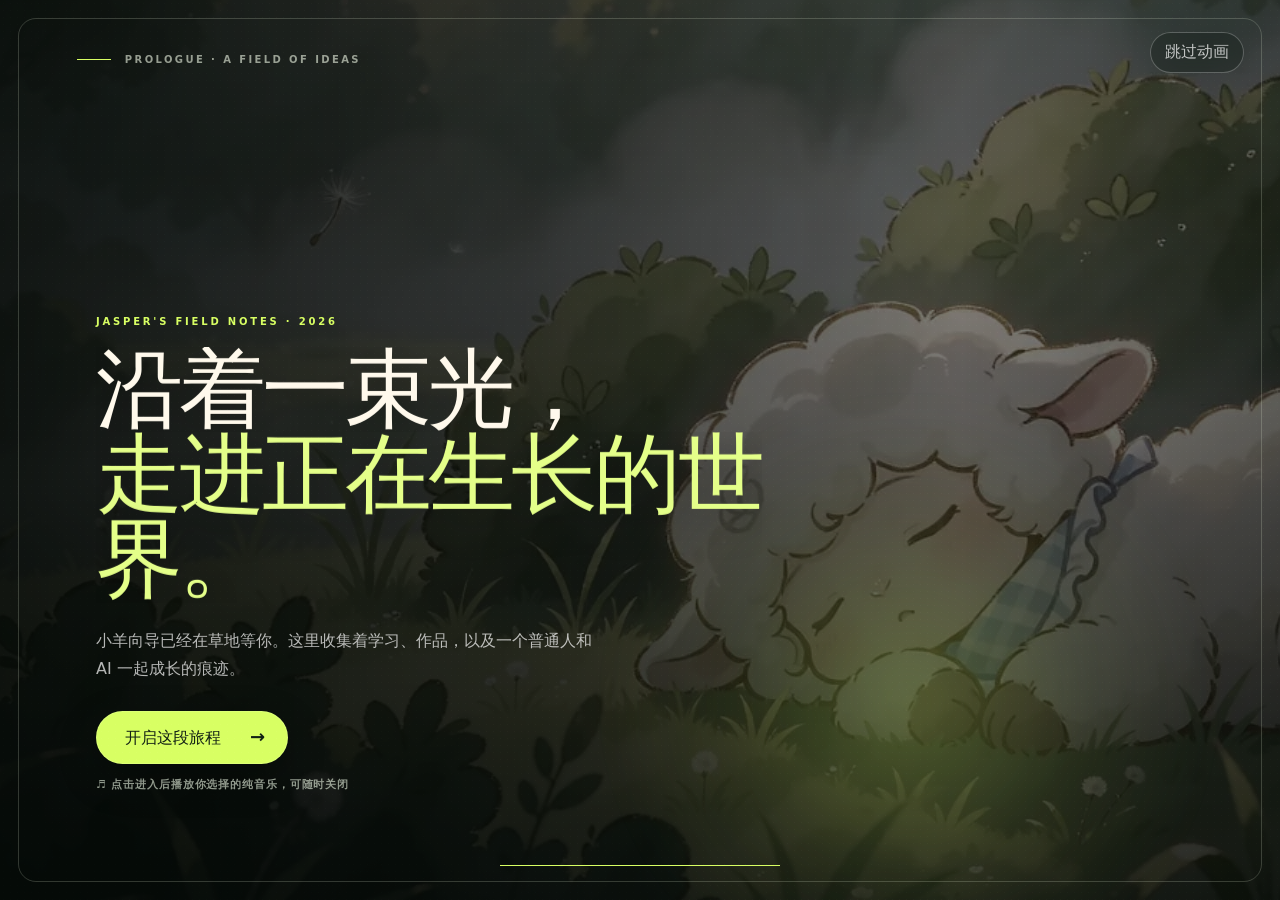
<file: student-profile.html>
<!DOCTYPE html>
<html lang="zh-CN">
<head>
  <meta charset="UTF-8" />
  <meta name="viewport" content="width=device-width, initial-scale=1.0, viewport-fit=cover" />
  <meta name="theme-color" content="#101713" />
  <meta name="description" content="Jasper 的沉浸式 AI 创作世界：学习、作品、简历、接单与成长记录。" />
  <link rel="icon" type="image/png" href="xiaoyang-workbench/assets/sheep-avatar.png" />
  <title>Jasper's Field Notes｜AI 创作者成长世界</title>
  <style>
    :root {
      --ink: #132018;
      --paper: #f2ead9;
      --cream: #fff9ec;
      --lime: #d8ff63;
      --coral: #ff755b;
      --blue: #315cff;
      --line: rgba(22, 35, 27, .16);
      --shadow: 0 28px 80px rgba(11, 20, 14, .18);
      --display: Georgia, "Noto Serif SC", "Songti SC", serif;
      --sans: Inter, "PingFang SC", "Microsoft YaHei", system-ui, sans-serif;
      --motion-float: 18px;
      --motion-tilt: 2.4deg;
      --motion-duration: 4.8s;
      --motion-parallax: 1;
    }

    * { box-sizing: border-box; }
    html, body { margin: 0; min-height: 100%; }
    html { background: #101713; }
    body {
      color: var(--ink);
      font-family: var(--sans);
      overflow: hidden;
      -webkit-font-smoothing: antialiased;
    }
    button, a { font: inherit; }
    button { color: inherit; }
    a { color: inherit; }
    :focus-visible { outline: 3px solid var(--lime); outline-offset: 4px; }

    .opening {
      position: fixed;
      inset: 0;
      z-index: 100;
      overflow: hidden;
      color: #fff9ec;
      background: #07110c;
      isolation: isolate;
      transform: scale(1);
      transition: opacity 1.2s cubic-bezier(.22,.72,.18,1), visibility 1.2s ease, transform 1.2s ease;
    }
    .opening-landscape {
      position: absolute;
      inset: -4%;
      z-index: -3;
      background: url("xiaoyang-workbench/assets/jasper-opening-meadow-poster-v1.webp") center / cover no-repeat;
      clip-path: inset(0 50% 0 50%);
      filter: brightness(.32) saturate(.72);
      transform: scale(1.06);
      animation: landscapeReveal 2.7s .72s cubic-bezier(.2,.76,.12,1) forwards,
                 landscapeDrift 14s 3.5s ease-in-out infinite alternate;
    }
    .opening-video {
      position: absolute;
      inset: 0;
      width: 100%;
      height: 100%;
      object-fit: cover;
      object-position: center;
    }
    .opening-landscape::after {
      content: "";
      position: absolute;
      inset: 0;
      background:
        linear-gradient(90deg, rgba(5,15,10,.9) 0%, rgba(5,15,10,.56) 43%, rgba(5,15,10,.16) 72%, rgba(5,15,10,.42) 100%),
        linear-gradient(0deg, rgba(4,13,9,.72), transparent 54%);
    }
    .opening-glow {
      position: absolute;
      z-index: -2;
      width: 48vw;
      height: 48vw;
      right: 5vw;
      top: 44%;
      border-radius: 50%;
      background: radial-gradient(circle, rgba(216,255,99,.26), rgba(216,255,99,.06) 42%, transparent 70%);
      filter: blur(18px);
      opacity: 0;
      animation: glowIn 2.2s 2.1s ease forwards, glowBreathe 5s 4.3s ease-in-out infinite alternate;
    }
    .opening-grain {
      position: absolute;
      inset: 0;
      z-index: 7;
      opacity: .16;
      pointer-events: none;
      mix-blend-mode: soft-light;
      background-image: radial-gradient(rgba(255,255,255,.55) .55px, transparent .75px);
      background-size: 7px 7px;
    }
    .opening-frame {
      position: absolute;
      inset: 18px;
      z-index: 6;
      border: 1px solid rgba(245,255,229,.19);
      border-radius: 18px;
      pointer-events: none;
    }
    .opening.is-gone { opacity: 0; visibility: hidden; pointer-events: none; transform: scale(1.015); }
    .skip-opening {
      position: absolute;
      top: max(32px, env(safe-area-inset-top));
      right: 36px;
      z-index: 9;
      border: 1px solid rgba(255,255,255,.25);
      border-radius: 999px;
      padding: 9px 14px;
      color: rgba(255,255,255,.72);
      background: rgba(6,17,11,.24);
      backdrop-filter: blur(10px);
      cursor: pointer;
    }
    .opening-meta {
      position: absolute;
      z-index: 5;
      left: clamp(36px, 6vw, 96px);
      top: clamp(35px, 6vh, 68px);
      display: flex;
      align-items: center;
      gap: 14px;
      color: rgba(247,255,236,.58);
      font-size: 10px;
      font-weight: 800;
      letter-spacing: .24em;
      text-transform: uppercase;
      opacity: 0;
      animation: introUp .8s .45s ease forwards;
    }
    .opening-meta::before { content: ""; width: 34px; height: 1px; background: var(--lime); }
    .opening-inner {
      position: absolute;
      z-index: 5;
      left: clamp(36px, 7.5vw, 120px);
      bottom: clamp(64px, 12vh, 126px);
      width: min(720px, 52vw);
      text-align: left;
    }
    .opening-kicker {
      margin: 0 0 20px;
      font-size: 10px;
      font-weight: 800;
      letter-spacing: .28em;
      text-transform: uppercase;
      color: var(--lime);
      opacity: 0;
      animation: introUp .8s 1.45s cubic-bezier(.22,.72,.18,1) forwards;
      will-change: transform, opacity;
    }
    .opening-title {
      margin: 0;
      font-family: var(--display);
      font-size: clamp(52px, 6.8vw, 104px);
      font-weight: 400;
      line-height: .98;
      letter-spacing: -.045em;
      text-shadow: 0 12px 40px rgba(0,0,0,.32);
    }
    .opening-title span { display: block; overflow: hidden; }
    .opening-title i {
      display: block;
      font-style: normal;
      transform: translate3d(0, 115%, 0);
      animation: openingLine 1.15s 2.05s cubic-bezier(.22,.72,.18,1) forwards;
      will-change: transform;
      backface-visibility: hidden;
    }
    .opening-title span:nth-child(2) i { animation-delay: 3.5s; color: #e4ff89; }
    .opening-sub {
      margin: 24px 0 0;
      max-width: 510px;
      line-height: 1.75;
      color: rgba(255,255,255,.7);
      opacity: 0;
      transform: translate3d(0, 16px, 0);
      animation: introUp .85s 4.72s cubic-bezier(.22,.72,.18,1) forwards;
      will-change: transform, opacity;
    }
    .enter-world {
      position: relative;
      margin-top: 28px;
      border: 1px solid rgba(224,255,133,.58);
      border-radius: 999px;
      padding: 14px 22px 14px 28px;
      color: #122014;
      background: var(--lime);
      box-shadow: 0 14px 38px rgba(0,0,0,.25);
      backdrop-filter: blur(12px);
      cursor: pointer;
      opacity: 0;
      transform: translate3d(0, 14px, 0);
      animation: introUp .85s 5.35s cubic-bezier(.22,.72,.18,1) forwards;
      transition: background .25s ease, color .25s ease, transform .25s ease;
      will-change: transform, opacity;
    }
    .enter-world:hover { color: #101713; background: #efffb8; transform: translateY(-3px); }
    .enter-world b { margin-left: 24px; font-size: 18px; }
    .opening-sound-note {
      display: block;
      margin-top: 13px;
      color: rgba(243,255,235,.58);
      font-size: 11px;
      font-weight: 700;
      letter-spacing: .08em;
      opacity: 0;
      transform: translate3d(0, 8px, 0);
      animation: introUp .75s 5.9s ease forwards;
    }
    .opening-progress {
      position: absolute;
      z-index: 8;
      left: 50%;
      bottom: 34px;
      width: min(280px, 46vw);
      height: 1px;
      overflow: hidden;
      background: rgba(255,255,255,.2);
      transform: translateX(-50%);
    }
    .opening-progress span {
      display: block;
      width: 100%;
      height: 100%;
      background: var(--lime);
      transform: translateX(-100%);
      animation: openingProgress 5.8s .4s cubic-bezier(.2,.65,.2,1) forwards;
    }

    .site-shell {
      position: relative;
      min-height: 100svh;
      background: var(--paper);
      opacity: 0;
      transition: opacity .95s ease;
    }
    body.ready .site-shell { opacity: 1; }
    .texture {
      position: fixed;
      inset: 0;
      z-index: 20;
      pointer-events: none;
      opacity: .12;
      mix-blend-mode: multiply;
      background-image: radial-gradient(#23352a .55px, transparent .75px);
      background-size: 7px 7px;
    }

    .topbar {
      position: fixed;
      top: 0;
      left: 0;
      right: 0;
      z-index: 50;
      display: flex;
      align-items: center;
      justify-content: space-between;
      gap: 24px;
      height: 82px;
      padding: 0 clamp(18px, 4vw, 60px);
      color: var(--scene-ink, var(--ink));
      transition: color .6s ease;
    }
    .brand {
      display: inline-flex;
      align-items: center;
      gap: 12px;
      border: 0;
      padding: 0;
      background: transparent;
      cursor: pointer;
      font-size: 13px;
      font-weight: 900;
      letter-spacing: .08em;
    }
    .brand-mark {
      width: 32px;
      height: 32px;
      display: block;
      object-fit: cover;
      object-position: center;
      border-radius: 50%;
      border: 2px solid rgba(255,255,255,.78);
      background: #ffc928;
      box-shadow: 0 0 0 5px color-mix(in srgb, currentColor 9%, transparent);
    }
    .sound-toggle {
      display: inline-flex;
      align-items: center;
      gap: 8px;
      border: 1px solid currentColor;
      border-radius: 999px;
      padding: 8px 12px;
      background: transparent;
      font-size: 11px;
      font-weight: 800;
      letter-spacing: .12em;
      opacity: .74;
      cursor: pointer;
    }
    .sound-bars { display: flex; align-items: center; gap: 2px; height: 12px; }
    .sound-bars i { width: 2px; height: 5px; background: currentColor; animation: sound 1s ease-in-out infinite alternate; }
    .sound-bars i:nth-child(2) { height: 11px; animation-delay: -.4s; }
    .sound-bars i:nth-child(3) { height: 8px; animation-delay: -.7s; }
    .sound-toggle[aria-pressed="false"] .sound-bars i { animation: none; height: 3px; }
    .sound-invite {
      position: absolute;
      right: clamp(18px, 4vw, 60px);
      top: 68px;
      padding: 9px 12px;
      border-radius: 999px;
      color: #f7ffe7;
      background: rgba(13,27,20,.82);
      box-shadow: 0 12px 30px rgba(0,0,0,.18);
      backdrop-filter: blur(14px);
      font-size: 11px;
      font-weight: 800;
      letter-spacing: .05em;
      opacity: 0;
      transform: translateY(-8px);
      pointer-events: none;
      transition: opacity .35s ease, transform .35s ease;
    }
    .sound-invite.show { opacity: 1; transform: translateY(0); }

    .scene-nav {
      position: fixed;
      z-index: 55;
      left: clamp(18px, 4vw, 60px);
      bottom: max(24px, env(safe-area-inset-bottom));
      display: flex;
      gap: 8px;
      padding: 7px;
      border: 1px solid rgba(255,255,255,.26);
      border-radius: 999px;
      background: rgba(16,23,19,.76);
      box-shadow: 0 16px 50px rgba(0,0,0,.2);
      backdrop-filter: blur(18px);
    }
    .nav-button {
      position: relative;
      display: grid;
      place-items: center;
      width: 42px;
      height: 42px;
      border: 0;
      border-radius: 50%;
      color: rgba(255,255,255,.66);
      background: transparent;
      cursor: pointer;
      transition: color .25s ease, background .25s ease, transform .25s ease;
    }
    .nav-button:hover { color: #fff; transform: translateY(-2px); }
    .nav-button.active { color: #101713; background: var(--lime); }
    .nav-button span { font-size: 17px; }
    .nav-button small {
      position: absolute;
      left: 50%;
      bottom: calc(100% + 13px);
      padding: 7px 9px;
      border-radius: 6px;
      color: #fff;
      background: #101713;
      font-size: 11px;
      white-space: nowrap;
      opacity: 0;
      transform: translate(-50%, 5px);
      pointer-events: none;
      transition: .2s ease;
    }
    .nav-button:hover small, .nav-button:focus-visible small { opacity: 1; transform: translate(-50%, 0); }

    .counter {
      position: fixed;
      z-index: 50;
      right: clamp(18px, 4vw, 60px);
      bottom: max(34px, calc(env(safe-area-inset-bottom) + 10px));
      display: flex;
      align-items: center;
      gap: 12px;
      color: var(--scene-ink, var(--ink));
      font-size: 12px;
      font-weight: 800;
      transition: color .6s ease;
    }
    .counter-line { width: 72px; height: 1px; background: currentColor; opacity: .3; }
    .counter-current { font-family: var(--display); font-size: 28px; font-weight: 400; }

    .stage {
      position: relative;
      width: 100vw;
      height: 100svh;
      overflow: hidden;
      --scene-ink: var(--ink);
    }
    .scene {
      position: absolute;
      inset: 0;
      overflow: hidden auto;
      isolation: isolate;
      visibility: hidden;
      opacity: 0;
      pointer-events: none;
      transform: scale(1.04);
      transition: opacity .7s ease, transform .8s cubic-bezier(.22,.72,.2,1), visibility .7s;
      scrollbar-width: thin;
    }
    .scene.active { visibility: visible; opacity: 1; pointer-events: auto; transform: scale(1); }
    .ambient-canvas {
      position: absolute;
      inset: 0;
      z-index: 1;
      width: 100%;
      height: 100%;
      pointer-events: none;
      opacity: .72;
      mix-blend-mode: screen;
    }
    .scene-home .ambient-canvas, .scene-workshop .ambient-canvas, .scene-map .ambient-canvas {
      opacity: .42;
      mix-blend-mode: soft-light;
    }
    .scene-shop .ambient-canvas { opacity: .58; }
    .scene-inner {
      position: relative;
      z-index: 2;
      width: min(1600px, 100%);
      min-height: 100svh;
      margin: 0 auto;
      padding: 116px clamp(22px, 5vw, 84px) 114px;
      display: grid;
      grid-template-columns: minmax(0, 1.06fr) minmax(340px, .94fr);
      align-items: center;
      gap: clamp(32px, 6vw, 90px);
    }
    .scene-copy { position: relative; z-index: 3; }
    .eyebrow {
      display: flex;
      align-items: center;
      gap: 12px;
      margin-bottom: 22px;
      font-size: 11px;
      font-weight: 900;
      letter-spacing: .2em;
      text-transform: uppercase;
    }
    .eyebrow::before { content: ""; width: 36px; height: 2px; background: currentColor; }
    .scene h1, .scene h2 {
      margin: 0;
      max-width: 760px;
      font-family: var(--display);
      font-weight: 400;
      font-size: clamp(54px, 7.4vw, 108px);
      line-height: .94;
      letter-spacing: -.055em;
      text-wrap: balance;
    }
    .scene h2 { font-size: clamp(54px, 6vw, 96px); }
    .scene h2 em { font-style: italic; }
    .title-line { display: block; }
    .scene-lead {
      max-width: 620px;
      margin: 28px 0 0;
      font-size: clamp(15px, 1.3vw, 18px);
      line-height: 1.9;
      opacity: .75;
    }
    .scene-actions { display: flex; gap: 12px; flex-wrap: wrap; margin-top: 30px; }
    .pill {
      display: inline-flex;
      align-items: center;
      justify-content: center;
      gap: 12px;
      min-height: 48px;
      border: 1px solid currentColor;
      border-radius: 999px;
      padding: 12px 18px;
      text-decoration: none;
      font-size: 13px;
      font-weight: 850;
      cursor: pointer;
      background: transparent;
      transition: transform .22s ease, box-shadow .22s ease, background .22s ease, color .22s ease;
    }
    .pill:hover { transform: translateY(-3px); box-shadow: 0 12px 28px rgba(0,0,0,.14); }
    .pill.solid { color: #fff; border-color: var(--ink); background: var(--ink); }
    .pill.accent { color: #101713; border-color: var(--lime); background: var(--lime); }

    .visual { position: relative; min-height: 510px; }
    .character {
      position: absolute;
      z-index: 5;
      width: min(500px, 94%);
      aspect-ratio: 1;
      object-fit: contain;
      filter: drop-shadow(0 30px 25px rgba(20,30,22,.18));
      transition: transform .4s ease;
      animation: mascotFloat var(--motion-duration) ease-in-out infinite;
      cursor: pointer;
    }
    .character:hover { transform: translateY(-8px) rotate(-2deg); }
    .speech {
      position: absolute;
      z-index: 7;
      max-width: 220px;
      padding: 14px 17px;
      border: 1px solid currentColor;
      border-radius: 18px 18px 18px 4px;
      font-size: 13px;
      line-height: 1.55;
      background: rgba(255,249,236,.84);
      backdrop-filter: blur(12px);
      box-shadow: 8px 10px 0 rgba(19,32,24,.08);
    }
    .float-note {
      position: absolute;
      z-index: 6;
      padding: 9px 12px;
      border: 1px solid currentColor;
      border-radius: 999px;
      font-size: 10px;
      font-weight: 900;
      letter-spacing: .13em;
      text-transform: uppercase;
      background: rgba(255,249,236,.82);
      backdrop-filter: blur(10px);
      animation: drift 3.6s ease-in-out infinite alternate;
    }

    .scene::before, .scene::after { z-index: 0; pointer-events: none; }
    .scene::after {
      content: "";
      position: absolute;
      inset: 0;
      background:
        linear-gradient(90deg, rgba(5,10,7,.13), transparent 23%, transparent 76%, rgba(5,10,7,.18)),
        linear-gradient(0deg, rgba(5,10,7,.18), transparent 24%, transparent 72%, rgba(255,255,255,.06));
      box-shadow: inset 0 0 150px rgba(5,12,8,.22);
      opacity: .8;
    }

    .scene-home { color: var(--ink); background: #dbe9a8; }
    .scene-home::before {
      content: "";
      position: absolute;
      inset: 0;
      background:
        linear-gradient(90deg, rgba(249,248,224,.78) 0%, rgba(246,247,213,.6) 34%, rgba(237,247,180,.12) 58%, rgba(39,78,38,.08) 100%),
        linear-gradient(0deg, rgba(36,73,34,.15), transparent 42%),
        url("xiaoyang-workbench/assets/healing-meadow-hero-v1.webp") center / cover no-repeat;
      filter: saturate(.92) contrast(.98);
    }
    .home-label {
      display: inline-block;
      padding: 0 .08em;
      color: #fff;
      background: var(--blue);
      transform: rotate(-2deg);
    }
    .home-visual .character { right: -2%; bottom: -4%; width: min(560px, 106%); }
    .home-visual .speech { left: -3%; top: 12%; }
    .home-visual .float-note { right: 0; top: 5%; background: var(--coral); transform: rotate(7deg); }
    .orbit-copy {
      position: absolute;
      inset: 3% 0 0;
      border: 1px solid rgba(19,32,24,.18);
      border-radius: 50%;
      animation: orbit 18s linear infinite;
    }
    .orbit-copy::before, .orbit-copy::after { content: ""; position: absolute; width: 18px; height: 18px; border-radius: 50%; background: var(--blue); }
    .orbit-copy::before { left: 9%; top: 19%; }
    .orbit-copy::after { right: 7%; bottom: 22%; width: 11px; height: 11px; background: var(--coral); }

    .scene-forest { color: #edf8e9; background: #071b15; }
    .scene-forest::before {
      content: "";
      position: absolute;
      inset: 0;
      opacity: 1;
      background:
        radial-gradient(ellipse at 68% 40%, rgba(123,191,140,.38), transparent 24%),
        radial-gradient(ellipse at 14% 100%, rgba(63,114,74,.64) 0 22%, transparent 48%),
        radial-gradient(ellipse at 91% 8%, rgba(211,255,157,.18), transparent 30%),
        linear-gradient(113deg, transparent 0 60%, rgba(219,255,229,.09) 60.2% 60.45%, transparent 60.7%),
        linear-gradient(135deg, #0d2b20 0%, #061711 54%, #123c2d 100%);
    }
    .scene-forest::after {
      background:
        radial-gradient(ellipse at 68% 45%, transparent 0 14%, rgba(3,12,8,.34) 48%, rgba(1,7,4,.62) 100%),
        linear-gradient(104deg, transparent 0 71%, rgba(205,255,213,.08) 71.2% 71.5%, transparent 71.8%);
      box-shadow: inset 0 0 180px rgba(0,6,3,.56);
    }
    .scene-forest h2 { max-width: 780px; font-size: clamp(56px, 5vw, 82px); letter-spacing: -.045em; }
    .scene-forest .title-line { white-space: nowrap; }
    .mobile-break { display: none; }
    .forest-visual { min-height: 560px; }
    .forest-visual .character { left: -2%; bottom: -4%; width: min(520px, 98%); }
    .forest-visual .speech { right: -2%; top: 16%; color: var(--ink); }
    .forest-visual .float-note { left: -4%; top: 8%; color: var(--ink); background: var(--lime); }
    .tree { position: absolute; bottom: -120px; width: 160px; height: 600px; border-radius: 60% 60% 10px 10px; background: #0f2c22; transform-origin: bottom; }
    .tree::before, .tree::after { content: ""; position: absolute; border-radius: 50%; background: #285843; }
    .tree::before { width: 210px; height: 250px; left: -78px; top: -60px; }
    .tree::after { width: 180px; height: 220px; right: -78px; top: 40px; }
    .tree.one { right: -30px; transform: rotate(7deg) scale(.9); }
    .tree.two { left: -40px; transform: rotate(-9deg) scale(.68); opacity: .72; }
    .learning-path {
      position: absolute;
      z-index: 8;
      right: 0;
      bottom: 20px;
      width: min(310px, 64%);
      display: grid;
      gap: 9px;
    }
    .task {
      display: grid;
      grid-template-columns: 24px 1fr;
      gap: 10px;
      align-items: center;
      padding: 11px 13px;
      border: 1px solid rgba(255,255,255,.22);
      border-radius: 12px;
      color: #eaffe7;
      background: rgba(8,34,23,.76);
      backdrop-filter: blur(12px);
      font-size: 12px;
      cursor: pointer;
    }
    .task input { position: absolute; opacity: 0; }
    .task-dot { width: 19px; height: 19px; border: 1px solid currentColor; border-radius: 50%; display: grid; place-items: center; }
    .task input:checked + .task-dot { color: #173c2d; background: var(--lime); border-color: var(--lime); }
    .task input:checked + .task-dot::after { content: "✓"; font-weight: 900; }
    .task:has(input:checked) .task-text { opacity: .52; text-decoration: line-through; }

    .scene-workshop { color: #28170e; background: #a96232; }
    .scene-workshop::before {
      content: "";
      position: absolute;
      inset: 0;
      opacity: 1;
      background:
        radial-gradient(ellipse at 78% 26%, rgba(255,222,156,.64), transparent 35%),
        radial-gradient(ellipse at 12% 84%, rgba(95,28,25,.4), transparent 42%),
        linear-gradient(rgba(49,24,13,.13) 1px, transparent 1px),
        linear-gradient(90deg, rgba(49,24,13,.13) 1px, transparent 1px),
        linear-gradient(125deg, #d7944c, #b76e37 54%, #7f3f2c);
      background-size: auto, auto, 42px 42px, 42px 42px, auto;
    }
    .scene-workshop::after { box-shadow: inset 0 0 180px rgba(50,21,10,.32); opacity: .5; }
    .workshop-grid { grid-template-columns: .78fr 1.22fr; }
    .scene-workshop h2 { font-size: clamp(58px, 5vw, 84px); }
    .project-board {
      position: relative;
      min-width: 0;
      min-height: 548px;
      display: flex;
      flex-direction: column;
      justify-content: center;
      gap: 13px;
    }
    .project-feature {
      position: relative;
      min-height: 362px;
      border: 1.5px solid #2b180c;
      color: #fff8e8;
      background: var(--project-tone, #294d39);
      box-shadow: 12px 14px 0 #2b180c;
      text-decoration: none;
      overflow: hidden;
      isolation: isolate;
      transform: rotate(.35deg);
      transition: transform .45s cubic-bezier(.2,.76,.12,1), box-shadow .45s ease;
    }
    .project-feature:hover, .project-feature:focus-visible { transform: translateY(-6px) rotate(-.25deg); box-shadow: 17px 20px 0 #2b180c; }
    .project-feature-media {
      position: absolute;
      z-index: -2;
      inset: 0;
      width: 100%;
      height: 100%;
      object-fit: cover;
      object-position: var(--project-position, center);
      filter: saturate(.88) contrast(1.03);
      transition: transform .9s cubic-bezier(.2,.76,.12,1), opacity .35s ease;
    }
    .project-feature-media.fit-contain {
      padding: clamp(24px, 5vw, 58px);
      object-fit: contain;
      background: var(--project-tone, #294d39);
    }
    .project-feature:hover .project-feature-media { transform: scale(1.035); }
    .project-feature-shade {
      position: absolute;
      z-index: -1;
      inset: 0;
      background:
        linear-gradient(90deg, rgba(13,17,14,.76), rgba(13,17,14,.08) 74%),
        linear-gradient(0deg, rgba(10,13,11,.9), transparent 72%);
    }
    .project-feature-meta {
      position: absolute;
      left: 19px;
      right: 19px;
      top: 17px;
      display: flex;
      justify-content: space-between;
      gap: 16px;
      font-size: 9px;
      font-weight: 900;
      letter-spacing: .13em;
      text-transform: uppercase;
    }
    .project-feature-meta span:last-child { text-align: right; }
    .project-feature-copy { position: absolute; left: 22px; right: 90px; bottom: 21px; }
    .project-feature h3 { max-width: 560px; margin: 0 0 8px; font-family: var(--display); font-size: clamp(27px, 2.75vw, 43px); font-weight: 400; line-height: 1; }
    .project-feature p { max-width: 560px; margin: 0; font-size: 11px; line-height: 1.65; opacity: .78; }
    .project-feature-action {
      position: absolute;
      right: 22px;
      bottom: 22px;
      width: 54px;
      height: 54px;
      display: grid;
      place-items: center;
      border: 1px solid rgba(255,255,255,.72);
      border-radius: 50%;
      color: #152018;
      background: var(--lime);
      font-size: 20px;
      box-shadow: 0 0 0 9px rgba(216,255,99,.11);
    }
    .project-index-head { display: flex; align-items: center; justify-content: space-between; gap: 18px; }
    .project-index-head > span { font-size: 9px; font-weight: 900; letter-spacing: .13em; text-transform: uppercase; opacity: .68; }
    .project-index-controls { display: flex; gap: 6px; }
    .project-index-controls button {
      width: 31px;
      height: 31px;
      display: grid;
      place-items: center;
      border: 1px solid rgba(43,24,12,.42);
      border-radius: 50%;
      color: inherit;
      background: rgba(255,246,223,.15);
      cursor: pointer;
    }
    .project-index {
      display: flex;
      gap: 9px;
      overflow-x: auto;
      padding: 2px 12px 10px 2px;
      scrollbar-width: none;
      scroll-snap-type: x proximity;
      -webkit-mask-image: linear-gradient(90deg, #000 0%, #000 96%, transparent);
      mask-image: linear-gradient(90deg, #000 0%, #000 96%, transparent);
    }
    .project-index::-webkit-scrollbar { display: none; }
    .project-card {
      position: relative;
      flex: 0 0 calc(31% - 6px);
      min-width: 150px;
      min-height: 96px;
      padding: 11px 12px 10px;
      border: 1px solid rgba(43,24,12,.4);
      color: #2b180c;
      background: rgba(255,246,223,.64);
      text-align: left;
      cursor: pointer;
      scroll-snap-align: start;
      transition: transform .25s ease, background .25s ease, border-color .25s ease;
    }
    .project-card:hover, .project-card.active { transform: translateY(-2px); border-color: #2b180c; background: #fff3d5; }
    .project-card.active::after { content: ""; position: absolute; left: 11px; right: 11px; bottom: 0; height: 3px; background: #2b180c; }
    .project-card small { display: flex; justify-content: space-between; gap: 8px; margin-bottom: 16px; font-size: 7px; font-weight: 900; letter-spacing: .1em; text-transform: uppercase; opacity: .58; }
    .project-card strong { display: block; overflow: hidden; font-family: var(--display); font-size: 15px; font-weight: 400; line-height: 1.05; white-space: nowrap; text-overflow: ellipsis; }
    .project-sync { margin-top: 24px; font-size: 10px; font-weight: 850; letter-spacing: .08em; text-transform: uppercase; opacity: .68; }

    .scene-cinema { color: #f6f0df; background: #0c0e13; }
    .scene-cinema::before {
      content: "";
      position: absolute;
      inset: 0;
      background:
        radial-gradient(ellipse at 76% 38%, rgba(216,255,99,.2), transparent 32%),
        radial-gradient(ellipse at 18% 84%, rgba(62,75,255,.2), transparent 42%),
        linear-gradient(105deg, rgba(255,255,255,.035) 1px, transparent 1px),
        linear-gradient(145deg, #151922 0%, #090b10 58%, #18150e 100%);
      background-size: auto, auto, 82px 100%, auto;
    }
    .scene-cinema::after { box-shadow: inset 0 0 190px rgba(0,0,0,.74); }
    .cinema-grid { grid-template-columns: .62fr 1.38fr; gap: clamp(34px, 5vw, 86px); }
    .scene-cinema h2 { font-size: clamp(50px, 4.55vw, 76px); }
    .film-meta-line { display: flex; gap: 16px; align-items: center; margin-top: 24px; font-size: 9px; font-weight: 850; letter-spacing: .12em; text-transform: uppercase; }
    .film-meta-line::before { content: ""; width: 44px; height: 1px; background: currentColor; opacity: .42; }
    .film-filters { display: flex; flex-wrap: wrap; gap: 7px; margin-top: 24px; }
    .film-filter { padding: 8px 11px; border: 1px solid rgba(255,255,255,.25); border-radius: 999px; color: inherit; background: transparent; font-size: 9px; font-weight: 850; letter-spacing: .08em; cursor: pointer; opacity: .62; transition: background .25s ease, color .25s ease, opacity .25s ease; }
    .film-filter.active, .film-filter:hover { color: #111813; background: var(--lime); border-color: var(--lime); opacity: 1; }
    .screening-room { position: relative; min-height: 570px; display: flex; flex-direction: column; justify-content: center; gap: 14px; min-width: 0; }
    .feature-slot { min-height: 0; }
    .film-frame {
      position: relative;
      width: 100%;
      padding: 0;
      border: 1px solid rgba(255,255,255,.32);
      color: inherit;
      background: #050608;
      text-align: left;
      box-shadow: 0 36px 100px rgba(0,0,0,.5), 13px 15px 0 rgba(216,255,99,.15);
      overflow: hidden;
      cursor: pointer;
      transform: rotate(.35deg);
      transition: transform .45s cubic-bezier(.2,.76,.12,1), box-shadow .45s ease;
    }
    .film-frame:hover { transform: translateY(-7px) rotate(-.35deg); box-shadow: 0 44px 120px rgba(0,0,0,.58), 17px 19px 0 rgba(216,255,99,.22); }
    .film-frame img { display: block; width: 100%; max-height: 330px; aspect-ratio: 16 / 8.4; object-fit: cover; opacity: .82; filter: saturate(.86) contrast(1.04); transition: transform .7s ease, opacity .45s ease; }
    .film-frame:hover img { transform: scale(1.035); opacity: .95; }
    .film-frame::after { content: ""; position: absolute; inset: 0; background: linear-gradient(0deg, rgba(4,6,7,.88), transparent 58%); pointer-events: none; }
    .film-topline { position: absolute; z-index: 3; left: 18px; right: 18px; top: 15px; display: flex; justify-content: space-between; font-size: 9px; font-weight: 900; letter-spacing: .14em; text-transform: uppercase; }
    .film-caption { position: absolute; z-index: 3; left: 22px; right: 92px; bottom: 20px; }
    .film-caption h3 { margin: 0 0 7px; font-family: var(--display); font-size: clamp(24px, 2.3vw, 38px); font-weight: 400; }
    .film-caption p { margin: 0; max-width: 520px; font-size: 11px; line-height: 1.65; opacity: .72; }
    .film-play { position: absolute; z-index: 4; right: 24px; bottom: 24px; width: 54px; height: 54px; display: grid; place-items: center; border: 1px solid rgba(255,255,255,.7); border-radius: 50%; color: #101713; background: var(--lime); font-size: 16px; box-shadow: 0 0 0 10px rgba(216,255,99,.08); transition: transform .25s ease; }
    .film-frame.is-concept { cursor: default; }
    .film-frame.is-concept .film-play { width: auto; height: 30px; padding: 0 12px; border-radius: 999px; color: #f7f1e4; background: rgba(10,13,14,.7); box-shadow: none; font-size: 9px; font-weight: 900; letter-spacing: .12em; }
    .film-frame:hover .film-play { transform: scale(1.08); }
    .film-library-head { display: flex; align-items: center; justify-content: space-between; gap: 20px; padding-top: 2px; }
    .film-library-head > span { font-size: 9px; font-weight: 900; letter-spacing: .14em; text-transform: uppercase; opacity: .58; }
    .film-library-head > span::after { content: "AUTO · 2S"; display: inline-block; margin-left: 12px; padding-left: 12px; border-left: 1px solid currentColor; color: var(--lime); opacity: .9; }
    .film-library-controls { display: flex; gap: 6px; }
    .film-library-controls button { width: 31px; height: 31px; display: grid; place-items: center; border: 1px solid rgba(255,255,255,.25); border-radius: 50%; color: inherit; background: transparent; cursor: pointer; }
    .film-library { display: flex; gap: 10px; overflow-x: auto; padding: 2px 12px 9px; scrollbar-width: none; scroll-snap-type: x proximity; -webkit-mask-image: linear-gradient(90deg, transparent, #000 2.5%, #000 96%, transparent); mask-image: linear-gradient(90deg, transparent, #000 2.5%, #000 96%, transparent); }
    .film-library::-webkit-scrollbar { display: none; }
    .film-card { position: relative; flex: 0 0 calc(28.5% - 8px); min-width: 160px; padding: 0; border: 1px solid rgba(255,255,255,.17); color: inherit; background: rgba(255,255,255,.035); text-align: left; cursor: pointer; overflow: hidden; scroll-snap-align: start; opacity: .68; transition: opacity .25s ease, border-color .25s ease, transform .25s ease; }
    .film-card:hover, .film-card.active { opacity: 1; border-color: var(--lime); transform: translateY(-2px); }
    .film-card img { display: block; width: 100%; aspect-ratio: 16 / 8.7; object-fit: cover; filter: saturate(.78); }
    .film-card-copy { display: block; padding: 9px 10px 10px; }
    .film-card-copy small { display: flex; justify-content: space-between; gap: 8px; margin-bottom: 5px; font-size: 7px; font-weight: 900; letter-spacing: .1em; text-transform: uppercase; opacity: .58; }
    .film-card-copy strong { display: block; overflow: hidden; font-family: var(--display); font-size: 13px; font-weight: 400; white-space: nowrap; text-overflow: ellipsis; }
    .film-card-badge { position: absolute; left: 8px; top: 8px; padding: 4px 6px; color: #111813; background: var(--lime); font-size: 7px; font-weight: 950; letter-spacing: .08em; text-transform: uppercase; }

    .video-dialog { width: min(1000px, calc(100vw - 32px)); padding: 0; border: 1px solid rgba(255,255,255,.24); color: #f7f1e4; background: #090b0f; box-shadow: 0 40px 130px rgba(0,0,0,.78); }
    .video-dialog::backdrop { background: rgba(4,7,6,.84); backdrop-filter: blur(12px); }
    .video-dialog video { display: block; width: 100%; max-height: 76vh; background: #000; }
    .video-dialog-bar { display: flex; justify-content: space-between; align-items: center; gap: 20px; padding: 14px 18px; border-bottom: 1px solid rgba(255,255,255,.15); }
    .video-dialog-bar strong { font-family: var(--display); font-size: 18px; font-weight: 400; }
    .video-close { width: 34px; height: 34px; border: 1px solid rgba(255,255,255,.3); border-radius: 50%; color: inherit; background: transparent; cursor: pointer; }

    .scene-lab { color: #f1f4ff; background: #0d1737; }
    .scene-lab::before {
      content: "";
      position: absolute;
      inset: 0;
      background:
        radial-gradient(circle at 76% 42%, rgba(102,218,255,.24) 0 16%, transparent 42%),
        radial-gradient(ellipse at 12% 92%, rgba(101,80,255,.34), transparent 44%),
        radial-gradient(ellipse at 94% 6%, rgba(185,117,255,.2), transparent 34%),
        linear-gradient(118deg, transparent 0 57%, rgba(255,255,255,.1) 57.2% 57.4%, transparent 57.6%),
        linear-gradient(135deg, #172758, #090f27 56%, #1b2250);
    }
    .scene-lab::after { box-shadow: inset 0 0 190px rgba(2,5,19,.62); }
    .lab-visual { min-height: 570px; }
    .lab-console {
      position: absolute;
      inset: 2% 0 10%;
      border: 1px solid rgba(255,255,255,.34);
      border-radius: 50% 50% 18px 18px;
      background: rgba(8,17,58,.34);
      box-shadow: inset 0 0 80px rgba(129,236,255,.12), 0 30px 90px rgba(4,9,31,.28);
    }
    .lab-console::before, .lab-console::after { content: ""; position: absolute; left: 50%; border: 1px solid rgba(255,255,255,.2); border-radius: 50%; transform: translateX(-50%); }
    .lab-console::before { top: 13%; width: 70%; aspect-ratio: 1; }
    .lab-console::after { top: 24%; width: 46%; aspect-ratio: 1; border-style: dashed; animation: orbit 14s linear infinite reverse; }
    .lab-visual .character { left: 50%; bottom: 0; width: min(500px, 92%); transform: translateX(-50%); }
    .lab-visual .character:hover { transform: translateX(-50%) translateY(-8px) rotate(-2deg); }
    .lab-visual .speech { right: -3%; top: 5%; color: var(--ink); }
    .skill-chip { position: absolute; z-index: 8; padding: 9px 12px; border: 1px solid rgba(255,255,255,.4); border-radius: 999px; background: rgba(20,35,105,.66); font-size: 11px; font-weight: 800; backdrop-filter: blur(10px); animation: drift 3s ease-in-out infinite alternate; }
    .skill-chip.c1 { left: 0; top: 30%; }
    .skill-chip.c2 { right: 2%; top: 43%; animation-delay: -.7s; }
    .skill-chip.c3 { left: 8%; bottom: 12%; animation-delay: -1.4s; }
    .workflow { display: flex; align-items: center; gap: 8px; flex-wrap: wrap; margin-top: 30px; font-size: 11px; font-weight: 800; letter-spacing: .05em; }
    .workflow b { padding: 9px 11px; border: 1px solid rgba(255,255,255,.4); border-radius: 999px; }
    .workflow i { font-style: normal; opacity: .45; }

    .scene-shop { color: #fff1dc; background: #65271f; }
    .scene-shop::before {
      content: "";
      position: absolute;
      inset: 0;
      background:
        radial-gradient(ellipse at 76% 42%, rgba(255,184,128,.46), transparent 37%),
        radial-gradient(ellipse at 14% 88%, rgba(95,23,37,.64), transparent 48%),
        linear-gradient(90deg, transparent 50%, rgba(255,238,211,.055) 50%),
        linear-gradient(135deg, #8f392e, #5b201d 58%, #361823);
      background-size: auto, auto, 130px 100%, auto;
      opacity: 1;
    }
    .scene-shop::after { box-shadow: inset 0 0 180px rgba(32,7,13,.52); }
    .shop-window {
      position: relative;
      min-height: 530px;
      border: 3px solid #2c1a14;
      border-radius: 240px 240px 14px 14px;
      background: #fff2d6;
      box-shadow: 15px 16px 0 #2c1a14;
      overflow: hidden;
      color: #2c1a14;
    }
    .awning { position: absolute; left: 0; right: 0; top: 23%; height: 62px; display: flex; border-top: 3px solid #2c1a14; border-bottom: 3px solid #2c1a14; }
    .awning i { flex: 1; background: #d8ff63; border-right: 2px solid #2c1a14; }
    .awning i:nth-child(even) { background: #ff755b; }
    .shop-window .character { left: 50%; bottom: -8%; width: min(500px, 94%); transform: translateX(-50%); }
    .shop-window .character:hover { transform: translateX(-50%) translateY(-8px) rotate(2deg); }
    .open-sign { position: absolute; z-index: 7; top: 38%; right: 6%; padding: 10px 14px; border: 2px solid #2c1a14; color: #2c1a14; background: var(--lime); box-shadow: 5px 5px 0 #2c1a14; font-size: 11px; font-weight: 950; letter-spacing: .14em; transform: rotate(5deg); }
    .price-list { display: grid; grid-template-columns: repeat(3, minmax(0,1fr)); gap: 8px; margin-top: 28px; }
    .price-item { padding: 13px; border-top: 1px solid currentColor; }
    .price-item strong { display: block; font-family: var(--display); font-size: 23px; font-weight: 400; }
    .price-item span { font-size: 11px; opacity: .7; }

    .scene-map { color: #182119; background: #aeb7a0; }
    .scene-map::before {
      content: "";
      position: absolute;
      inset: 0;
      opacity: 1;
      background:
        radial-gradient(circle at 18% 20%, transparent 0 8%, rgba(58,76,57,.3) 8.2% 8.5%, transparent 8.7%),
        radial-gradient(circle at 83% 76%, transparent 0 12%, rgba(58,76,57,.28) 12.2% 12.5%, transparent 12.7%),
        radial-gradient(ellipse at 72% 30%, rgba(255,244,207,.7), transparent 38%),
        radial-gradient(ellipse at 12% 90%, rgba(70,93,73,.32), transparent 45%),
        linear-gradient(135deg, #cdd2bc, #9eaa94 58%, #d1c7aa);
    }
    .scene-map::after { box-shadow: inset 0 0 170px rgba(31,45,32,.26); opacity: .7; }
    .map-paper {
      position: relative;
      min-height: 520px;
      padding: 42px;
      border: 1px solid rgba(22,33,25,.28);
      background: #f5f0df;
      box-shadow: 14px 18px 0 rgba(22,33,25,.13);
      transform: rotate(1.6deg);
    }
    .map-paper::before { content: ""; position: absolute; inset: 18px; border: 1px dashed rgba(22,33,25,.25); pointer-events: none; }
    .route { position: absolute; z-index: 1; left: 26%; top: 12%; width: 48%; height: 76%; border: 3px dashed #637857; border-radius: 48% 52% 44% 56%; transform: rotate(18deg); }
    .milestone { position: absolute; z-index: 3; display: grid; place-items: center; width: 52px; height: 52px; border: 2px solid #162119; border-radius: 50%; background: var(--lime); box-shadow: 5px 6px 0 #162119; font-family: var(--display); font-size: 20px; }
    .milestone::after { content: attr(data-label); position: absolute; top: calc(100% + 9px); left: 50%; width: 120px; font-family: var(--sans); font-size: 10px; font-weight: 850; text-align: center; letter-spacing: .05em; transform: translateX(-50%); }
    .m1 { left: 13%; top: 22%; }
    .m2 { left: 58%; top: 12%; background: #fff; }
    .m3 { right: 11%; top: 52%; background: #ff755b; }
    .m4 { left: 37%; bottom: 12%; background: #6f8cff; }
    .map-sheep { position: absolute; z-index: 4; left: 4%; bottom: 0; width: 230px; filter: drop-shadow(0 12px 12px rgba(0,0,0,.14)); animation: mascotFloat var(--motion-duration) ease-in-out infinite; cursor: pointer; }
    .map-stamp { position: absolute; right: 7%; bottom: 5%; padding: 14px; border: 2px solid #315b44; border-radius: 50%; color: #315b44; font-size: 10px; font-weight: 900; letter-spacing: .12em; transform: rotate(-12deg); }

    .scene.active .scene-copy > * { animation: revealCopy .72s both; }
    .scene.active .scene-copy > :nth-child(2) { animation-delay: .08s; }
    .scene.active .scene-copy > :nth-child(3) { animation-delay: .16s; }
    .scene.active .scene-copy > :nth-child(4), .scene.active .scene-copy > :nth-child(5) { animation-delay: .24s; }
    .scene.active .visual { animation: revealVisual .9s .12s cubic-bezier(.22,.72,.2,1) both; }

    .scene-arrow {
      position: fixed;
      z-index: 56;
      right: clamp(18px, 4vw, 60px);
      top: 50%;
      width: 52px;
      height: 52px;
      display: grid;
      place-items: center;
      border: 1px solid currentColor;
      border-radius: 50%;
      color: var(--scene-ink, var(--ink));
      background: rgba(255,255,255,.12);
      backdrop-filter: blur(12px);
      cursor: pointer;
      transform: translateY(-50%);
      transition: transform .25s ease, background .25s ease, color .6s ease;
    }
    .scene-arrow:hover { transform: translateY(-50%) translateX(4px); background: var(--lime); color: var(--ink); }

    .toast {
      position: fixed;
      z-index: 70;
      left: 50%;
      top: 98px;
      padding: 11px 16px;
      border-radius: 999px;
      color: #fff;
      background: #101713;
      box-shadow: var(--shadow);
      font-size: 12px;
      opacity: 0;
      transform: translate(-50%, -12px);
      pointer-events: none;
      transition: .25s ease;
    }
    .toast.show { opacity: 1; transform: translate(-50%, 0); }

    @keyframes introUp { to { opacity: 1; transform: translate3d(0, 0, 0); } }
    @keyframes openingLine { to { transform: translate3d(0, 0, 0); } }
    @keyframes landscapeReveal {
      0% { clip-path: inset(0 50% 0 50%); filter: brightness(.2) saturate(.62); }
      100% { clip-path: inset(0 0 0 0); filter: brightness(.58) saturate(.82); }
    }
    @keyframes landscapeDrift { to { transform: scale(1.1) translate3d(-.8%, -.5%, 0); } }
    @keyframes glowIn { to { opacity: 1; } }
    @keyframes glowBreathe { to { transform: scale(1.08); opacity: .8; } }
    @keyframes openingProgress { to { transform: translateX(0); } }
    @keyframes revealCopy { from { opacity: 0; transform: translateY(26px); } to { opacity: 1; transform: none; } }
    @keyframes revealVisual { from { opacity: 0; transform: translateX(40px) rotate(2deg); } to { opacity: 1; transform: none; } }
    @keyframes orbit { to { transform: rotate(360deg); } }
    @keyframes drift { to { transform: translateY(-10px) rotate(2deg); } }
    @keyframes sound { to { height: 11px; } }
    @keyframes mascotFloat {
      0%, 100% { translate: 0 calc(var(--motion-float) * -.32); rotate: calc(var(--motion-tilt) * -.42); }
      50% { translate: 0 var(--motion-float); rotate: var(--motion-tilt); }
    }
    @keyframes mascotBounce {
      0%, 100% { translate: 0 0; rotate: 0deg; scale: 1; }
      36% { translate: 0 -42px; rotate: -6deg; scale: 1.08; }
      64% { translate: 0 8px; rotate: 3deg; scale: .98; }
      82% { translate: 0 -8px; rotate: -1deg; scale: 1.02; }
    }
    .character.is-bouncing, .map-sheep.is-bouncing { animation: mascotBounce .82s cubic-bezier(.2,.85,.25,1); }

    @media (max-width: 900px) {
      .opening-inner { width: min(620px, 66vw); left: 6vw; bottom: 12vh; }
      .opening-title { font-size: clamp(48px, 8vw, 78px); }
      .topbar { height: 68px; }
      .scene-inner { grid-template-columns: 1fr; align-content: start; padding-top: 98px; gap: 32px; }
      .scene h1, .scene h2 { font-size: clamp(48px, 12vw, 78px); }
      .visual { min-height: 480px; }
      .scene-nav { left: 50%; transform: translateX(-50%); }
      .counter { display: none; }
      .scene-arrow { top: auto; right: 18px; bottom: 26px; }
      .workshop-grid, .cinema-grid { grid-template-columns: 1fr; }
      .project-board { min-height: 520px; margin-bottom: 36px; }
      .screening-room { min-height: 560px; margin-bottom: 30px; }
      .forest-visual { min-height: 510px; }
    }

    @media (max-width: 560px) {
      .opening-frame { inset: 9px; border-radius: 12px; }
      .skip-opening { top: max(18px, env(safe-area-inset-top)); right: 18px; }
      .opening-meta { left: 21px; top: max(26px, env(safe-area-inset-top)); max-width: 210px; line-height: 1.5; }
      .opening-inner { left: 21px; right: 21px; top: 18vh; bottom: auto; width: auto; }
      .opening-title { font-size: clamp(46px, 14vw, 64px); line-height: 1.02; }
      .opening-sub { max-width: 86%; font-size: 14px; }
      .opening-video { object-position: 72% center; }
      .opening-glow { width: 90vw; height: 90vw; right: -18vw; top: 57%; }
      .opening-landscape::after {
        background: linear-gradient(180deg, rgba(5,15,10,.84) 0%, rgba(5,15,10,.52) 54%, rgba(5,15,10,.3) 100%);
      }
      .opening-progress { bottom: 22px; }
      .brand-text { display: none; }
      .sound-toggle > span:last-child { display: none; }
      .scene-inner { padding: 88px 20px 110px; }
      .scene h1, .scene h2 { font-size: clamp(44px, 14vw, 66px); }
      .scene-forest h2 { font-size: clamp(42px, 12vw, 50px); }
      .scene-forest .title-line { white-space: normal; }
      .mobile-break { display: block; }
      .scene-lead { margin-top: 20px; line-height: 1.75; }
      .visual { min-height: 390px; }
      .home-visual .character { right: -4%; width: 108%; }
      .home-visual .speech { left: 0; top: 1%; max-width: 190px; }
      .home-visual .float-note { top: -8%; }
      .forest-visual { min-height: 500px; }
      .forest-visual .character { left: -8%; width: 108%; }
      .forest-visual .speech { top: 2%; right: 0; max-width: 180px; }
      .learning-path { width: 72%; }
      .project-board { min-height: 430px; gap: 10px; }
      .project-feature { min-height: 250px; box-shadow: 7px 8px 0 #2b180c; transform: none; }
      .project-feature:hover, .project-feature:focus-visible { transform: translateY(-3px); box-shadow: 9px 11px 0 #2b180c; }
      .project-feature-meta { left: 14px; right: 14px; top: 13px; font-size: 7px; }
      .project-feature-copy { left: 16px; right: 70px; bottom: 16px; }
      .project-feature h3 { font-size: clamp(25px, 8vw, 34px); }
      .project-feature p {
        display: -webkit-box;
        overflow: hidden;
        font-size: 10px;
        -webkit-box-orient: vertical;
        -webkit-line-clamp: 2;
      }
      .project-feature-action { right: 15px; bottom: 15px; width: 44px; height: 44px; font-size: 17px; }
      .project-index-head { margin-top: 54px; }
      .project-card { flex-basis: 62%; min-width: 196px; min-height: 86px; }
      .project-card small { margin-bottom: 12px; }
      .screening-room { min-height: 510px; }
      .film-filters { flex-wrap: nowrap; overflow-x: auto; padding-bottom: 4px; scrollbar-width: none; }
      .film-frame { transform: none; }
      .film-frame img { max-height: none; aspect-ratio: 16 / 9; }
      .film-caption { right: 76px; bottom: 15px; }
      .film-caption p { display: none; }
      .film-play { width: 46px; height: 46px; right: 17px; bottom: 17px; }
      .film-card { flex-basis: 66%; min-width: 210px; }
      .film-library-head { margin-top: 3px; }
      .lab-visual { min-height: 450px; }
      .lab-visual .speech { right: 0; max-width: 170px; }
      .skill-chip.c3 { display: none; }
      .shop-window { min-height: 430px; box-shadow: 8px 9px 0 #2c1a14; }
      .price-list { grid-template-columns: 1fr; }
      .price-item { display: flex; justify-content: space-between; align-items: baseline; padding: 8px 0; }
      .map-paper { min-height: 430px; padding: 25px; }
      .milestone { width: 44px; height: 44px; }
      .map-sheep { width: 110px; }
      .scene-nav { gap: 3px; padding: 5px; }
      .nav-button { width: 39px; height: 39px; }
      .scene-arrow { display: none; }
      .sound-invite { top: 59px; right: 16px; }
    }

    @media (prefers-reduced-motion: reduce) {
      *, *::before, *::after { animation-duration: .01ms !important; animation-iteration-count: 1 !important; scroll-behavior: auto !important; }
      .opening-meta, .opening-kicker, .opening-sub, .enter-world, .opening-sound-note { opacity: 1; transform: none; }
      .opening-title i { transform: none; }
      .opening-landscape { clip-path: none; filter: brightness(.58) saturate(.82); transform: none; }
      .opening-video { display: none; }
      .character, .map-sheep { animation: none; }
    }
  </style>
</head>
<body>
  <div class="opening" id="opening" role="dialog" aria-label="网站开场动画" aria-modal="true">
    <div class="opening-landscape" aria-hidden="true">
      <video class="opening-video" id="openingVideo" autoplay muted playsinline preload="auto" poster="xiaoyang-workbench/assets/jasper-opening-meadow-poster-v1.webp" disablepictureinpicture controlslist="nodownload nofullscreen noremoteplayback">
        <source src="xiaoyang-workbench/assets/jasper-opening-meadow-v1.mp4" type="video/mp4" />
      </video>
    </div>
    <div class="opening-glow" aria-hidden="true"></div>
    <div class="opening-grain" aria-hidden="true"></div>
    <div class="opening-frame" aria-hidden="true"></div>
    <div class="opening-meta" aria-hidden="true">Prologue · A field of ideas</div>
    <button class="skip-opening" id="skipOpening" type="button">跳过动画</button>
    <div class="opening-inner">
      <p class="opening-kicker">Jasper's Field Notes · 2026</p>
      <h1 class="opening-title"><span><i>沿着一束光，</i></span><span><i>走进正在生长的世界。</i></span></h1>
      <p class="opening-sub">小羊向导已经在草地等你。这里收集着学习、作品，以及一个普通人和 AI 一起成长的痕迹。</p>
      <button class="enter-world" id="enterWorld" type="button">开启这段旅程 <b>→</b></button>
      <span class="opening-sound-note">♬ 点击进入后播放你选择的纯音乐，可随时关闭</span>
    </div>
    <div class="opening-progress" aria-hidden="true"><span></span></div>
  </div>

  <audio id="siteMusic" preload="auto" loop playsinline>
    <source src="xiaoyang-workbench/assets/jasper-meadow-theme-v1.m4a" type="audio/mp4" />
  </audio>

  <div class="site-shell" id="siteShell">
    <div class="texture" aria-hidden="true"></div>
    <header class="topbar">
      <button class="brand" type="button" data-scene-target="0" aria-label="返回序章">
        <img class="brand-mark" src="xiaoyang-workbench/assets/jasper-brand-avatar-v1.webp" alt="" aria-hidden="true" />
        <span class="brand-text">JASPER / AI FIELD NOTES</span>
      </button>
      <button class="sound-toggle" id="soundToggle" type="button" aria-pressed="false" title="开启或关闭背景音乐">
        <span class="sound-bars" aria-hidden="true"><i></i><i></i><i></i></span>
        <span>MUSIC OFF</span>
      </button>
      <div class="sound-invite" id="soundInvite">◌ 建议戴耳机开启声景</div>
    </header>

    <main class="stage" id="stage" aria-live="polite">
      <section class="scene scene-home active" data-scene="0" aria-label="序章">
        <canvas class="ambient-canvas" data-ambient="0" aria-hidden="true"></canvas>
        <div class="scene-inner">
          <div class="scene-copy">
            <div class="eyebrow">00 / Meet Jasper</div>
            <h1>从小白出发，<br>和 <span class="home-label">AI</span> 一起长大。</h1>
            <p class="scene-lead">你好，我是 Jasper，一名食品质量与安全专业的大学生。我把 AI 当作创作伙伴：学建站、做产品、记录过程，也认真尝试把能力变成真实的作品与服务。</p>
            <div class="scene-actions">
              <button class="pill solid" type="button" data-next>开始探索 <span>→</span></button>
              <button class="pill" id="copyIntro" type="button">复制我的介绍</button>
            </div>
          </div>
          <div class="visual home-visual" data-parallax>
            <div class="orbit-copy" aria-hidden="true"></div>
            <img class="character" src="xiaoyang-workbench/assets/sleepy-sheep-character-v2.png" alt="戴羊帽的创作者伙伴和大白羊" />
            <div class="speech">嗨！我是这趟旅程的向导。准备好去看看我们做过什么了吗？</div>
            <div class="float-note">Non-tech × AI Creator</div>
          </div>
        </div>
      </section>

      <section class="scene scene-forest" data-scene="1" aria-label="学习森林">
        <canvas class="ambient-canvas" data-ambient="1" aria-hidden="true"></canvas>
        <div class="scene-inner">
          <div class="scene-copy">
            <div class="eyebrow">01 / Learning Forest</div>
            <h2><span class="title-line">在学习森林，</span><span class="title-line">每天种下一个<br class="mobile-break"><em>新技能</em>。</span></h2>
            <p class="scene-lead">我的路线不是先学完再开始，而是用真实项目反推学习：页面结构、视觉表达、GitHub 上线、AI 协作，以及怎样把项目讲清楚。</p>
            <div class="scene-actions"><a class="pill accent" href="https://xiaoyang-workbench-20260730.eager-sugar-4589.chatgpt.site" target="_blank" rel="noopener">打开小羊 AI 工作台 <span>↗</span></a></div>
          </div>
          <div class="visual forest-visual" data-parallax>
            <div class="tree one" aria-hidden="true"></div><div class="tree two" aria-hidden="true"></div>
            <img class="character" src="xiaoyang-workbench/assets/sleepy-sheep-character-v2.png" alt="在森林里休息的创作者伙伴和大白羊" />
            <div class="speech">成长不靠突然开窍，靠今天真的完成一点点。</div>
            <div class="float-note">Today's tiny wins</div>
            <div class="learning-path" aria-label="今日学习清单">
              <label class="task"><input type="checkbox" /><span class="task-dot"></span><span class="task-text">把一个想法说清楚</span></label>
              <label class="task"><input type="checkbox" /><span class="task-dot"></span><span class="task-text">完成一个可见的页面改动</span></label>
              <label class="task"><input type="checkbox" /><span class="task-dot"></span><span class="task-text">为项目补一条简历描述</span></label>
              <label class="task"><input type="checkbox" /><span class="task-dot"></span><span class="task-text">记录今天的新发现</span></label>
            </div>
          </div>
        </div>
      </section>

      <section class="scene scene-workshop" data-scene="2" aria-label="作品工坊">
        <canvas class="ambient-canvas" data-ambient="2" aria-hidden="true"></canvas>
        <div class="scene-inner workshop-grid">
          <div class="scene-copy">
            <div class="eyebrow">02 / Works Workshop</div>
            <h2>作品不是作业，<br>是我留下的<em>脚印</em>。</h2>
            <p class="scene-lead">这里会跟着我的项目一起生长。网页产品、比赛原型、专业实验与视觉作品都按真实进度同步；选择一份档案，再进入作品现场。</p>
            <div class="project-sync" id="projectSync">正在读取最新作品记录…</div>
          </div>
          <div class="visual project-board" id="projectBoard" aria-live="polite"></div>
        </div>
      </section>

      <section class="scene scene-cinema" data-scene="3" aria-label="影像放映厅">
        <canvas class="ambient-canvas" data-ambient="3" aria-hidden="true"></canvas>
        <div class="scene-inner cinema-grid">
          <div class="scene-copy">
            <div class="eyebrow">03 / Motion Cinema</div>
            <h2>把片刻剪成<br>会呼吸的<em>故事</em>。</h2>
            <p class="scene-lead">这里收藏我的剪辑、动态视觉与叙事实验。画面不只是播放，更要和节奏、声音与情绪一起抵达观众。</p>
            <div class="film-meta-line"><span id="videoCount">01 playable · 03 developing</span></div>
            <div class="film-filters" id="videoFilters" aria-label="影像分类"></div>
          </div>
          <div class="visual screening-room" id="videoGallery"></div>
        </div>
      </section>

      <section class="scene scene-lab" data-scene="4" aria-label="简历实验室">
        <canvas class="ambient-canvas" data-ambient="4" aria-hidden="true"></canvas>
        <div class="scene-inner">
          <div class="scene-copy">
            <div class="eyebrow">04 / Resume Lab</div>
            <h2>把做过的事，<br>提炼成能被看见的<em>能力</em>。</h2>
            <p class="scene-lead">每完成一个项目，就同步提取背景、行动、结果和证据。目标不是临时“憋”一份简历，而是持续积累可投递、可验证的个人能力档案。</p>
            <div class="workflow"><b>项目事实</b><i>→</i><b>能力证据</b><i>→</i><b>岗位语言</b><i>→</i><b>持续迭代</b></div>
            <div class="scene-actions"><a class="pill accent" href="https://student-intern-resume-ai.eager-sugar-4589.chatgpt.site" target="_blank" rel="noopener">进入简历实验 <span>↗</span></a></div>
          </div>
          <div class="visual lab-visual" data-parallax>
            <div class="lab-console" aria-hidden="true"></div>
            <img class="character" src="xiaoyang-workbench/assets/sleepy-sheep-character-v2.png" alt="简历实验室里的创作者伙伴和大白羊" />
            <div class="speech">正在把“我做过”翻译成“我能解决”。</div>
            <span class="skill-chip c1">AI 协作</span><span class="skill-chip c2">内容运营</span><span class="skill-chip c3">产品表达</span>
          </div>
        </div>
      </section>

      <section class="scene scene-shop" data-scene="5" aria-label="接单小店">
        <canvas class="ambient-canvas" data-ambient="5" aria-hidden="true"></canvas>
        <div class="scene-inner">
          <div class="scene-copy">
            <div class="eyebrow">05 / Tiny Service Shop</div>
            <h2>小店不大，<br>认真解决一个<em>真实问题</em>。</h2>
            <p class="scene-lead">现阶段我专注简单、清晰、能上线的网页：个人介绍、作品展示与小商家宣传。先明确你希望别人看到什么，再一起把页面做出来。</p>
            <div class="price-list">
              <div class="price-item"><strong>¥99</strong><span>个人介绍页</span></div>
              <div class="price-item"><strong>¥199</strong><span>作品集展示页</span></div>
              <div class="price-item"><strong>¥399</strong><span>商家宣传页</span></div>
            </div>
            <div class="scene-actions"><a class="pill solid" href="index.html">看看服务详情 <span>→</span></a></div>
          </div>
          <div class="visual shop-window" data-parallax>
            <div class="awning" aria-hidden="true"><i></i><i></i><i></i><i></i><i></i></div>
            <div class="open-sign">OPEN FOR IDEAS</div>
            <img class="character" src="xiaoyang-workbench/assets/sleepy-sheep-character-v2.png" alt="接单小店里的创作者伙伴和大白羊" />
          </div>
        </div>
      </section>

      <section class="scene scene-map" data-scene="6" aria-label="成长地图">
        <canvas class="ambient-canvas" data-ambient="6" aria-hidden="true"></canvas>
        <div class="scene-inner">
          <div class="scene-copy">
            <div class="eyebrow">06 / Growth Map</div>
            <h2>现在只是地图的<em>第一小段</em>。</h2>
            <p class="scene-lead">从第一张网页，到上线 AI 工作台与简历产品，再到食品标签、文旅智能体和视觉实验。下一站：让项目经得住真实用户、真实数据与真实交付的检验。</p>
            <div class="scene-actions">
              <button class="pill solid" id="restartJourney" type="button">再走一遍 <span>↺</span></button>
              <button class="pill" id="copyContact" type="button">复制联系暗号</button>
            </div>
          </div>
          <div class="visual map-paper">
            <div class="route" aria-hidden="true"></div>
            <div class="milestone m1" data-label="开始用 AI">1</div>
            <div class="milestone m2" data-label="主页上线">2</div>
            <div class="milestone m3" data-label="9 个项目 + 影像">9</div>
            <div class="milestone m4" data-label="下一站：真实订单">?</div>
            <img class="map-sheep" src="xiaoyang-workbench/assets/sleepy-sheep-character-v2.png" alt="成长地图上的创作者伙伴和大白羊" />
            <div class="map-stamp">KEEP<br>GROWING</div>
          </div>
        </div>
      </section>
    </main>

    <nav class="scene-nav" aria-label="场景导航">
      <button class="nav-button active" type="button" data-scene-target="0" aria-label="序章"><span>⌂</span><small>序章</small></button>
      <button class="nav-button" type="button" data-scene-target="1" aria-label="学习森林"><span>♧</span><small>学习森林</small></button>
      <button class="nav-button" type="button" data-scene-target="2" aria-label="作品工坊"><span>✦</span><small>作品工坊</small></button>
      <button class="nav-button" type="button" data-scene-target="3" aria-label="影像放映厅"><span>▶</span><small>影像放映厅</small></button>
      <button class="nav-button" type="button" data-scene-target="4" aria-label="简历实验室"><span>⌁</span><small>简历实验室</small></button>
      <button class="nav-button" type="button" data-scene-target="5" aria-label="接单小店"><span>▱</span><small>接单小店</small></button>
      <button class="nav-button" type="button" data-scene-target="6" aria-label="成长地图"><span>⌖</span><small>成长地图</small></button>
    </nav>

    <div class="counter" aria-hidden="true"><span class="counter-current" id="sceneCurrent">01</span><span class="counter-line"></span><span>07</span></div>
    <button class="scene-arrow" id="sceneArrow" type="button" aria-label="进入下一个场景">→</button>
    <div class="toast" id="toast" role="status"></div>
  </div>

  <dialog class="video-dialog" id="videoDialog" aria-labelledby="videoDialogTitle">
    <div class="video-dialog-bar"><strong id="videoDialogTitle">影像作品</strong><button class="video-close" id="videoClose" type="button" aria-label="关闭视频">×</button></div>
    <video id="portfolioVideo" controls playsinline preload="metadata"></video>
  </dialog>

  <script>
    const opening = document.getElementById('opening');
    const openingVideo = document.getElementById('openingVideo');
    const enterWorld = document.getElementById('enterWorld');
    const skipOpening = document.getElementById('skipOpening');
    const scenes = [...document.querySelectorAll('.scene')];
    const navButtons = [...document.querySelectorAll('.nav-button')];
    const stage = document.getElementById('stage');
    const sceneCurrent = document.getElementById('sceneCurrent');
    const sceneArrow = document.getElementById('sceneArrow');
    const toast = document.getElementById('toast');
    const soundInvite = document.getElementById('soundInvite');
    const soundToggle = document.getElementById('soundToggle');
    const siteMusic = document.getElementById('siteMusic');
    const projectBoard = document.getElementById('projectBoard');
    const projectSync = document.getElementById('projectSync');
    const videoGallery = document.getElementById('videoGallery');
    const videoDialog = document.getElementById('videoDialog');
    const portfolioVideo = document.getElementById('portfolioVideo');
    const videoDialogTitle = document.getElementById('videoDialogTitle');
    let current = 0;
    let touchStartX = 0;
    let soundPlaying = false;
    let volumeFrame;
    let ambientPointerX = 0;
    let ambientPointerY = 0;
    const ambientCanvases = [...document.querySelectorAll('.ambient-canvas')];
    const reducedMotion = window.matchMedia('(prefers-reduced-motion: reduce)');

    function formatSyncDate(value) {
      const date = new Date(value);
      if (Number.isNaN(date.getTime())) return '作品档案已同步';
      return `作品档案更新于 ${new Intl.DateTimeFormat('zh-CN', { month: '2-digit', day: '2-digit', hour: '2-digit', minute: '2-digit' }).format(date)}`;
    }

    function renderProjects(projects) {
      if (!projects.length) {
        projectBoard.innerHTML = '<p class="scene-lead">作品档案正在整理，请稍后刷新。</p>';
        return;
      }

      let activeProjectIndex = 0;
      const feature = document.createElement('a');
      feature.className = 'project-feature';
      const media = document.createElement('img');
      media.className = 'project-feature-media';
      const shade = document.createElement('span');
      shade.className = 'project-feature-shade';
      shade.setAttribute('aria-hidden', 'true');
      const meta = document.createElement('span');
      meta.className = 'project-feature-meta';
      const metaLeft = document.createElement('span');
      const metaRight = document.createElement('span');
      meta.append(metaLeft, metaRight);
      const copy = document.createElement('span');
      copy.className = 'project-feature-copy';
      const title = document.createElement('h3');
      const description = document.createElement('p');
      copy.append(title, description);
      const action = document.createElement('span');
      action.className = 'project-feature-action';
      action.setAttribute('aria-hidden', 'true');
      action.textContent = '↗';
      feature.append(media, shade, meta, copy, action);

      const libraryHead = document.createElement('div');
      libraryHead.className = 'project-index-head';
      const libraryLabel = document.createElement('span');
      libraryLabel.textContent = `${String(projects.length).padStart(2, '0')} projects · select to preview`;
      const controls = document.createElement('div');
      controls.className = 'project-index-controls';
      const previous = document.createElement('button');
      previous.type = 'button';
      previous.setAttribute('aria-label', '上一个项目');
      previous.textContent = '←';
      const next = document.createElement('button');
      next.type = 'button';
      next.setAttribute('aria-label', '下一个项目');
      next.textContent = '→';
      controls.append(previous, next);
      libraryHead.append(libraryLabel, controls);

      const library = document.createElement('div');
      library.className = 'project-index';
      library.setAttribute('aria-label', '项目索引');
      const cards = projects.map((item, index) => {
        const card = document.createElement('button');
        card.className = 'project-card';
        card.type = 'button';
        card.setAttribute('aria-pressed', 'false');
        card.setAttribute('aria-label', `预览项目：${item.title}`);
        const cardMeta = document.createElement('small');
        const cardNumber = document.createElement('span');
        cardNumber.textContent = `WORK ${item.number}`;
        const cardDate = document.createElement('span');
        cardDate.textContent = item.updated || '';
        cardMeta.append(cardNumber, cardDate);
        const cardTitle = document.createElement('strong');
        cardTitle.textContent = item.title;
        card.append(cardMeta, cardTitle);
        card.addEventListener('click', () => updateProjectFeature(index, true));
        library.append(card);
        return card;
      });

      function updateProjectFeature(index, bringIntoView = false) {
        activeProjectIndex = (index + projects.length) % projects.length;
        const item = projects[activeProjectIndex];
        feature.href = item.href;
        feature.target = item.target || '_self';
        feature.rel = feature.target === '_blank' ? 'noopener' : '';
        feature.setAttribute('aria-label', `${item.action || '查看项目'}：${item.title}`);
        feature.style.setProperty('--project-tone', item.tone || '#294d39');
        feature.style.setProperty('--project-position', item.coverPosition || 'center');
        media.src = item.cover;
        media.alt = item.coverAlt || item.title;
        media.className = `project-feature-media${item.coverFit === 'contain' ? ' fit-contain' : ''}`;
        metaLeft.textContent = `Work ${item.number} / ${item.type}`;
        metaRight.textContent = `${item.status}${item.updated ? ` · ${item.updated}` : ''}`;
        title.textContent = item.title;
        description.textContent = item.description;
        cards.forEach((card, cardIndex) => {
          const active = cardIndex === activeProjectIndex;
          card.classList.toggle('active', active);
          card.setAttribute('aria-pressed', String(active));
        });
        if (bringIntoView) {
          cards[activeProjectIndex].scrollIntoView({
            behavior: reducedMotion.matches ? 'auto' : 'smooth',
            block: 'nearest',
            inline: 'center'
          });
        }
      }

      previous.addEventListener('click', () => updateProjectFeature(activeProjectIndex - 1, true));
      next.addEventListener('click', () => updateProjectFeature(activeProjectIndex + 1, true));
      projectBoard.replaceChildren(feature, libraryHead, library);
      updateProjectFeature(0);
    }

    function openVideo(item) {
      if (!item.source) return;
      pauseFilmCarousel();
      videoDialogTitle.textContent = item.title;
      portfolioVideo.poster = item.poster;
      portfolioVideo.src = item.source;
      videoDialog.showModal();
      portfolioVideo.play().catch(() => {});
    }

    let cinemaItems = [];
    let activeFilmId = '';
    let activeFilmFilter = 'all';
    let activeFilmLibrary;
    let filmAutoTimer;
    let filmAutoResumeTimer;
    let filmAutoDirection = 1;

    function pauseFilmCarousel() {
      window.clearInterval(filmAutoTimer);
      window.clearTimeout(filmAutoResumeTimer);
    }

    function startFilmCarousel(library = activeFilmLibrary) {
      pauseFilmCarousel();
      activeFilmLibrary = library;
      if (!library || reducedMotion.matches || library.children.length < 4) return;
      filmAutoTimer = window.setInterval(() => {
        if (document.hidden || current !== 3 || videoDialog.open) return;
        const maxScroll = library.scrollWidth - library.clientWidth;
        if (maxScroll < 8) return;
        if (library.scrollLeft >= maxScroll - 8) filmAutoDirection = -1;
        else if (library.scrollLeft <= 8) filmAutoDirection = 1;
        const card = library.querySelector('.film-card');
        const step = (card?.offsetWidth || 180) + 10;
        library.scrollBy({ left: filmAutoDirection * step, behavior: 'smooth' });
      }, 2000);
    }

    function resumeFilmCarousel(delay = 1200) {
      window.clearTimeout(filmAutoResumeTimer);
      filmAutoResumeTimer = window.setTimeout(() => startFilmCarousel(), delay);
    }

    function createFeatureFrame(item) {
      const frame = document.createElement('button');
      frame.type = 'button';
      frame.className = `film-frame${item.source ? '' : ' is-concept'}`;
      frame.setAttribute('aria-label', item.source ? `播放《${item.title}》` : `《${item.title}》正在筹备`);
      if (!item.source) frame.setAttribute('aria-disabled', 'true');

      const poster = document.createElement('img');
      poster.src = item.poster;
      poster.alt = `${item.title} 影像封面`;
      const top = document.createElement('span');
      top.className = 'film-topline';
      const topLeft = document.createElement('span');
      topLeft.textContent = `${item.number} · ${item.category}`;
      const topRight = document.createElement('span');
      topRight.textContent = `${item.year} · ${item.duration}`;
      top.append(topLeft, topRight);
      const caption = document.createElement('span');
      caption.className = 'film-caption';
      const title = document.createElement('h3');
      title.textContent = item.title;
      const description = document.createElement('p');
      description.textContent = item.description;
      caption.append(title, description);
      const play = document.createElement('span');
      play.className = 'film-play';
      play.textContent = item.source ? '▶' : 'COMING SOON';
      frame.append(poster, top, caption, play);
      if (item.source) frame.addEventListener('click', () => openVideo(item));
      return frame;
    }

    function renderFilmStage(items) {
      if (!items.length) {
        videoGallery.innerHTML = '<p class="scene-lead">这个分类的影像正在筹备。</p>';
        return;
      }
      if (!items.some(item => item.id === activeFilmId)) activeFilmId = items[0].id;
      const activeItem = items.find(item => item.id === activeFilmId) || items[0];
      const featureSlot = document.createElement('div');
      featureSlot.className = 'feature-slot';
      featureSlot.append(createFeatureFrame(activeItem));

      const libraryHead = document.createElement('div');
      libraryHead.className = 'film-library-head';
      const libraryTitle = document.createElement('span');
      libraryTitle.textContent = `影像索引 · ${String(items.length).padStart(2, '0')}`;
      const controls = document.createElement('div');
      controls.className = 'film-library-controls';
      const previous = document.createElement('button');
      previous.type = 'button';
      previous.setAttribute('aria-label', '向前浏览影像');
      previous.textContent = '←';
      const next = document.createElement('button');
      next.type = 'button';
      next.setAttribute('aria-label', '向后浏览影像');
      next.textContent = '→';
      controls.append(previous, next);
      libraryHead.append(libraryTitle, controls);

      const library = document.createElement('div');
      library.className = 'film-library';
      items.forEach(item => {
        const card = document.createElement('button');
        card.type = 'button';
        card.className = `film-card${item.id === activeFilmId ? ' active' : ''}`;
        card.setAttribute('aria-label', `查看《${item.title}》`);
        const image = document.createElement('img');
        image.src = item.poster;
        image.alt = '';
        const badge = document.createElement('span');
        badge.className = 'film-card-badge';
        badge.textContent = item.source ? 'PLAY' : 'CONCEPT';
        const copy = document.createElement('span');
        copy.className = 'film-card-copy';
        const meta = document.createElement('small');
        const number = document.createElement('span');
        number.textContent = item.number;
        const duration = document.createElement('span');
        duration.textContent = item.duration;
        meta.append(number, duration);
        const name = document.createElement('strong');
        name.textContent = item.title;
        copy.append(meta, name);
        card.append(image, badge, copy);
        card.addEventListener('click', () => {
          activeFilmId = item.id;
          renderFilmStage(items);
        });
        library.append(card);
      });
      const manualScroll = direction => {
        pauseFilmCarousel();
        const card = library.querySelector('.film-card');
        library.scrollBy({ left: direction * ((card?.offsetWidth || 180) + 10), behavior: 'smooth' });
        resumeFilmCarousel(3600);
      };
      previous.addEventListener('click', () => manualScroll(-1));
      next.addEventListener('click', () => manualScroll(1));
      library.addEventListener('mouseenter', pauseFilmCarousel);
      library.addEventListener('mouseleave', () => resumeFilmCarousel());
      library.addEventListener('focusin', pauseFilmCarousel);
      library.addEventListener('focusout', () => resumeFilmCarousel(1800));
      library.addEventListener('pointerdown', pauseFilmCarousel, { passive: true });
      library.addEventListener('pointerup', () => resumeFilmCarousel(2600), { passive: true });
      videoGallery.replaceChildren(featureSlot, libraryHead, library);
      filmAutoDirection = 1;
      startFilmCarousel(library);
    }

    function renderVideoFilters() {
      const filters = [
        ['all', '全部'],
        ['motion', '动态 / 剪辑'],
        ['lab', '专业 × AI'],
        ['life', '成长记录']
      ];
      const host = document.getElementById('videoFilters');
      host.replaceChildren(...filters.map(([value, label]) => {
        const button = document.createElement('button');
        button.type = 'button';
        button.className = `film-filter${value === activeFilmFilter ? ' active' : ''}`;
        button.textContent = label;
        button.addEventListener('click', () => {
          activeFilmFilter = value;
          renderVideoFilters();
          renderFilmStage(value === 'all' ? cinemaItems : cinemaItems.filter(item => item.filter === value));
        });
        return button;
      }));
    }

    function renderVideos(videos) {
      cinemaItems = videos;
      activeFilmId = videos[0]?.id || '';
      const playable = videos.filter(item => item.source).length;
      const developing = videos.length - playable;
      document.getElementById('videoCount').textContent = `${String(playable).padStart(2, '0')} playable · ${String(developing).padStart(2, '0')} developing`;
      renderVideoFilters();
      renderFilmStage(videos);
    }

    async function loadPortfolioContent() {
      try {
        const response = await fetch(`content.json?v=${Date.now()}`, { cache: 'no-store' });
        if (!response.ok) throw new Error('content unavailable');
        const content = await response.json();
        renderProjects(content.projects || []);
        renderVideos(content.videos || []);
        projectSync.textContent = formatSyncDate(content.updatedAt);

        if (content.github?.owner && content.github?.repository) {
          fetch(`https://api.github.com/repos/${content.github.owner}/${content.github.repository}`, { cache: 'no-store' })
            .then(result => result.ok ? result.json() : Promise.reject())
            .then(repo => { projectSync.textContent = `${formatSyncDate(repo.pushed_at)} · GitHub 实时同步`; })
            .catch(() => {});
        }
      } catch {
        projectSync.textContent = '作品数据暂时未载入，请刷新页面';
        videoGallery.innerHTML = '<p class="scene-lead">影像档案正在装片，请稍后刷新。</p>';
      }
    }

    loadPortfolioContent();

    document.getElementById('videoClose').addEventListener('click', () => videoDialog.close());
    videoDialog.addEventListener('click', event => { if (event.target === videoDialog) videoDialog.close(); });
    videoDialog.addEventListener('close', () => {
      portfolioVideo.pause();
      portfolioVideo.removeAttribute('src');
      portfolioVideo.load();
      if (soundPlaying) fadeMusic(.68, 700);
      resumeFilmCarousel(1400);
    });
    portfolioVideo.addEventListener('play', () => { if (soundPlaying) fadeMusic(.12, 520); });
    portfolioVideo.addEventListener('pause', () => { if (soundPlaying && videoDialog.open) fadeMusic(.68, 650); });

    const ambientPalettes = [
      ['#315cff', '#d8ff63', '#ff8a70'],
      ['#77dca0', '#d8ff63', '#4fb9a4'],
      ['#ffe0a0', '#d86a52', '#7b3350'],
      ['#d8ff63', '#6870ff', '#e6bf6d'],
      ['#72dfff', '#7a6cff', '#d899ff'],
      ['#ffb37d', '#ff776b', '#e5bd62'],
      ['#fff0bd', '#78967a', '#c58d58']
    ];
    const ambientStates = ambientCanvases.map((canvas, sceneIndex) => ({
      canvas,
      sceneIndex,
      particles: Array.from({ length: window.innerWidth < 600 ? 20 : 38 }, (_, index) => ({
        x: ((index * 47 + sceneIndex * 19) % 101) / 100,
        y: ((index * 71 + sceneIndex * 13) % 103) / 102,
        size: 1.2 + ((index * 17) % 18) / 10,
        speed: .018 + ((index * 11) % 12) / 1000,
        sway: .008 + ((index * 7) % 11) / 1000,
        phase: index * 1.71 + sceneIndex
      }))
    }));

    function rgba(hex, alpha) {
      const value = Number.parseInt(hex.slice(1), 16);
      return `rgba(${value >> 16}, ${(value >> 8) & 255}, ${value & 255}, ${alpha})`;
    }

    function resizeAmbient() {
      const dpr = Math.min(window.devicePixelRatio || 1, 1.5);
      ambientStates.forEach(({ canvas }) => {
        const width = window.innerWidth;
        const height = window.innerHeight;
        canvas.width = Math.round(width * dpr);
        canvas.height = Math.round(height * dpr);
        canvas.dataset.dpr = dpr;
      });
      if (reducedMotion.matches) ambientStates.forEach(state => drawAmbient(state, 0));
    }

    function drawAmbient(state, time) {
      const { canvas, sceneIndex, particles } = state;
      const ctx = canvas.getContext('2d');
      const dpr = Number(canvas.dataset.dpr || 1);
      const width = canvas.width / dpr;
      const height = canvas.height / dpr;
      const palette = ambientPalettes[sceneIndex];
      const lightScene = sceneIndex === 0 || sceneIndex === 2 || sceneIndex === 6;
      const slowTime = time * .00016;
      ctx.setTransform(dpr, 0, 0, dpr, 0, 0);
      ctx.clearRect(0, 0, width, height);

      ctx.save();
      ctx.filter = `blur(${width < 600 ? 26 : 48}px)`;
      ctx.globalCompositeOperation = 'screen';
      const orbs = [
        [.15, .78, .34, 0],
        [.72, .22, .27, 2.1],
        [.88, .72, .3, 4.2]
      ];
      orbs.forEach((orb, index) => {
        const [baseX, baseY, scale, phase] = orb;
        const x = (baseX + Math.sin(slowTime + phase) * .045 + ambientPointerX * .018 * (index + 1)) * width;
        const y = (baseY + Math.cos(slowTime * .8 + phase) * .055 + ambientPointerY * .014 * (index + 1)) * height;
        const radius = Math.max(width, height) * scale;
        const glow = ctx.createRadialGradient(x, y, 0, x, y, radius);
        glow.addColorStop(0, rgba(palette[index], lightScene ? .2 : .25));
        glow.addColorStop(.45, rgba(palette[index], .09));
        glow.addColorStop(1, rgba(palette[index], 0));
        ctx.fillStyle = glow;
        ctx.fillRect(0, 0, width, height);
      });
      ctx.restore();

      ctx.save();
      ctx.globalCompositeOperation = lightScene ? 'multiply' : 'screen';
      particles.forEach((particle, index) => {
        const progress = (particle.y - slowTime * particle.speed * 20 + 2) % 1;
        const x = (particle.x + Math.sin(slowTime * 4 + particle.phase) * particle.sway + ambientPointerX * .006) * width;
        const y = progress * height;
        const breathe = .48 + Math.sin(slowTime * 7 + particle.phase) * .24;
        ctx.save();
        ctx.translate(x, y);
        ctx.rotate(Math.sin(slowTime * 3 + particle.phase) * .7);
        ctx.globalAlpha = Math.max(.12, breathe);
        ctx.fillStyle = rgba(palette[index % palette.length], .58);
        if (index % 4 === 0) {
          ctx.beginPath();
          ctx.ellipse(0, 0, particle.size * 2.2, particle.size, 0, 0, Math.PI * 2);
          ctx.fill();
        } else {
          ctx.beginPath();
          ctx.arc(0, 0, particle.size, 0, Math.PI * 2);
          ctx.fill();
        }
        ctx.restore();
      });
      ctx.restore();

      const ribbon = ctx.createLinearGradient(0, 0, width, height);
      ribbon.addColorStop(0, rgba(palette[0], 0));
      ribbon.addColorStop(.5, rgba(palette[1], lightScene ? .055 : .085));
      ribbon.addColorStop(1, rgba(palette[2], 0));
      ctx.strokeStyle = ribbon;
      ctx.lineWidth = Math.max(32, width * .035);
      ctx.lineCap = 'round';
      ctx.beginPath();
      ctx.moveTo(-width * .05, height * (.7 + Math.sin(slowTime) * .03));
      ctx.bezierCurveTo(width * .28, height * .5, width * .63, height * .82, width * 1.05, height * (.42 + Math.cos(slowTime) * .04));
      ctx.stroke();
    }

    function animateAmbient(time) {
      if (!document.hidden) drawAmbient(ambientStates[current], time);
      requestAnimationFrame(animateAmbient);
    }

    resizeAmbient();
    window.addEventListener('resize', resizeAmbient, { passive: true });
    if (!reducedMotion.matches) requestAnimationFrame(animateAmbient);

    function enterSite() {
      document.body.classList.add('ready');
      opening.classList.add('is-gone');
      window.setTimeout(() => {
        opening.setAttribute('aria-hidden', 'true');
        openingVideo.pause();
      }, 1200);
      if (!soundPlaying) {
        startSoundtrack();
      }
      soundInvite.classList.remove('show');
    }

    enterWorld.addEventListener('click', enterSite);
    skipOpening.addEventListener('click', enterSite);

    function showScene(index) {
      const next = (index + scenes.length) % scenes.length;
      scenes[current].classList.remove('active');
      navButtons[current].classList.remove('active');
      navButtons[current].removeAttribute('aria-current');
      current = next;
      scenes[current].scrollTop = 0;
      scenes[current].classList.add('active');
      navButtons[current].classList.add('active');
      navButtons[current].setAttribute('aria-current', 'page');
      sceneCurrent.textContent = String(current + 1).padStart(2, '0');
      const ink = [1, 3, 4, 5].includes(current) ? '#f4fff1' : '#132018';
      document.documentElement.style.setProperty('--scene-ink', ink);
      sceneArrow.setAttribute('aria-label', current === scenes.length - 1 ? '回到序章' : '进入下一个场景');
      history.replaceState(null, '', `#scene-${current}`);
    }

    document.querySelectorAll('[data-scene-target]').forEach(button => {
      button.addEventListener('click', () => showScene(Number(button.dataset.sceneTarget)));
    });
    document.querySelectorAll('[data-next]').forEach(button => button.addEventListener('click', () => showScene(current + 1)));
    sceneArrow.addEventListener('click', () => showScene(current + 1));
    document.getElementById('restartJourney').addEventListener('click', () => showScene(0));

    window.addEventListener('keydown', event => {
      if (!opening.classList.contains('is-gone')) {
        if (event.key === 'Enter' || event.key === 'Escape') enterSite();
        return;
      }
      if (event.key === 'ArrowRight') showScene(current + 1);
      if (event.key === 'ArrowLeft') showScene(current - 1);
    });

    stage.addEventListener('touchstart', event => { touchStartX = event.changedTouches[0].screenX; }, { passive: true });
    stage.addEventListener('touchend', event => {
      const distance = event.changedTouches[0].screenX - touchStartX;
      if (Math.abs(distance) > 70) showScene(distance < 0 ? current + 1 : current - 1);
    }, { passive: true });

    function showToast(message) {
      toast.textContent = message;
      toast.classList.add('show');
      window.clearTimeout(showToast.timer);
      showToast.timer = window.setTimeout(() => toast.classList.remove('show'), 2200);
    }

    async function copyText(text, success) {
      try {
        await navigator.clipboard.writeText(text);
        showToast(success);
      } catch {
        const input = document.createElement('textarea');
        input.value = text;
        document.body.appendChild(input);
        input.select();
        document.execCommand('copy');
        input.remove();
        showToast(success);
      }
    }

    document.getElementById('copyIntro').addEventListener('click', () => copyText(
      '你好，我是 Jasper，一名食品质量与安全专业的大学生。我正在用 AI 学习建站、做产品、记录成长，并尝试把能力变成真实作品和服务。',
      '介绍已复制，带走这张数字名片吧'
    ));
    document.getElementById('copyContact').addEventListener('click', () => copyText(
      '抖音私信 Jasper，发送“网站”，一起聊聊你的页面想法。',
      '联系暗号已复制：网站'
    ));

    document.querySelectorAll('.task input').forEach((input, index) => {
      input.checked = localStorage.getItem(`jasper-task-${index}`) === '1';
      input.addEventListener('change', () => {
        localStorage.setItem(`jasper-task-${index}`, input.checked ? '1' : '0');
        if ([...document.querySelectorAll('.task input')].every(item => item.checked)) showToast('今天的四颗种子都发芽了 🌱');
      });
    });

    document.addEventListener('pointermove', event => {
      if (window.matchMedia('(prefers-reduced-motion: reduce)').matches) return;
      ambientPointerX = event.clientX / window.innerWidth - .5;
      ambientPointerY = event.clientY / window.innerHeight - .5;
      const visual = scenes[current].querySelector('[data-parallax]');
      if (!visual) return;
      const motionScale = Number.parseFloat(getComputedStyle(document.documentElement).getPropertyValue('--motion-parallax')) || 1;
      const x = (event.clientX / window.innerWidth - .5) * 26 * motionScale;
      const y = (event.clientY / window.innerHeight - .5) * 18 * motionScale;
      visual.style.transform = `translate3d(${x}px, ${y}px, 0)`;
    });

    function updateSoundUi(playing) {
      soundToggle.setAttribute('aria-pressed', String(playing));
      soundToggle.querySelector('span:last-child').textContent = `MUSIC ${playing ? 'ON' : 'OFF'}`;
    }

    function fadeMusic(targetVolume, duration, onComplete) {
      window.cancelAnimationFrame(volumeFrame);
      const initialVolume = siteMusic.volume;
      const startedAt = performance.now();
      const tick = now => {
        const progress = Math.max(0, Math.min(1, (now - startedAt) / duration));
        const eased = 1 - Math.pow(1 - progress, 3);
        siteMusic.volume = initialVolume + (targetVolume - initialVolume) * eased;
        if (progress < 1) volumeFrame = window.requestAnimationFrame(tick);
        else if (onComplete) onComplete();
      };
      volumeFrame = window.requestAnimationFrame(tick);
    }

    async function startSoundtrack() {
      if (soundPlaying) return;
      window.cancelAnimationFrame(volumeFrame);
      siteMusic.volume = 0;
      try {
        await siteMusic.play();
        soundPlaying = true;
        updateSoundUi(true);
        fadeMusic(.68, 1800);
        soundInvite.classList.remove('show');
      } catch {
        soundPlaying = false;
        updateSoundUi(false);
        soundInvite.textContent = '◌ 点击右上角开启音乐';
        soundInvite.classList.add('show');
      }
    }

    function stopSoundtrack() {
      if (!soundPlaying) return;
      soundPlaying = false;
      updateSoundUi(false);
      fadeMusic(0, 520, () => siteMusic.pause());
    }

    soundToggle.addEventListener('click', () => {
      if (soundPlaying) stopSoundtrack(); else startSoundtrack();
      soundInvite.classList.remove('show');
    });

    document.querySelectorAll('.character, .map-sheep').forEach(mascot => {
      mascot.setAttribute('role', 'button');
      mascot.setAttribute('tabindex', '0');
      mascot.setAttribute('aria-label', '和小羊互动');
      const bounce = () => {
        mascot.classList.remove('is-bouncing');
        void mascot.offsetWidth;
        mascot.classList.add('is-bouncing');
        window.setTimeout(() => mascot.classList.remove('is-bouncing'), 850);
        showToast('小羊：今天也慢慢来吧 ☁');
      };
      mascot.addEventListener('click', bounce);
      mascot.addEventListener('keydown', event => {
        if (event.key === 'Enter' || event.key === ' ') {
          event.preventDefault();
          bounce();
        }
      });
    });

    const hashMatch = location.hash.match(/scene-(\d)/);
    if (hashMatch) showScene(Math.min(Number(hashMatch[1]), scenes.length - 1));
  </script>
</body>
</html>
</file>
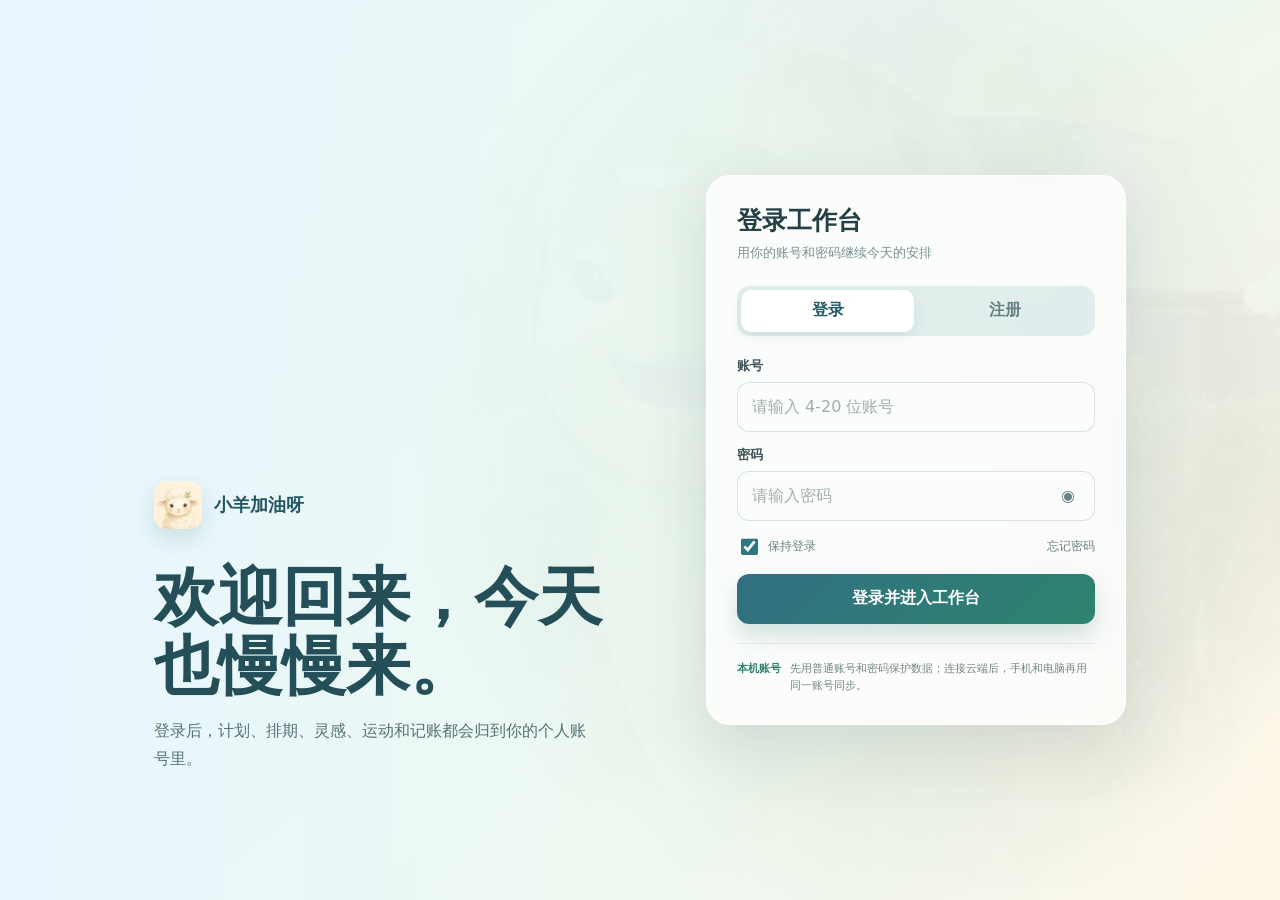
<file: xiaoyang-workbench/ai-workbench.html>
<!doctype html>
<html lang="zh-CN">
<head>
  <meta charset="utf-8">
  <meta name="viewport" content="width=device-width, initial-scale=1">
  <meta name="theme-color" content="#efe6da">
  <meta name="apple-mobile-web-app-capable" content="yes">
  <meta name="apple-mobile-web-app-status-bar-style" content="default">
  <meta name="apple-mobile-web-app-title" content="小羊加油呀">
  <link rel="manifest" href="manifest.webmanifest">
  <link rel="icon" href="assets/app-icon-192.png">
  <link rel="apple-touch-icon" href="assets/app-icon-192.png">
  <title>小羊加油呀</title>
  <style>
    :root {
      --bg: #eef7f4;
      --side: rgba(245, 235, 222, .86);
      --panel: rgba(255, 255, 255, .78);
      --panel-strong: rgba(255, 255, 255, .92);
      --ink: #252321;
      --muted: #77837d;
      --line: rgba(96, 78, 58, .12);
      --dark: #575078;
      --blue: #cddcff;
      --blue-strong: #3f4fb6;
      --green: #cbf4dc;
      --green-strong: #13965f;
      --rose: #ffd6d7;
      --rose-strong: #9d3a3d;
      --gold: #f8d66d;
      --side-blue: #dcecff;
      --side-green: #dcefe5;
      --side-active: #4d789f;
      --shadow: 0 18px 36px rgba(71, 102, 97, .11);
      --side-width: 184px;
      --font-base: 16px;
      --character-opacity: .09;
    }
    * { box-sizing: border-box; }
    html { background: var(--bg); }
    body {
      margin: 0;
      min-width: 320px;
      min-height: 100vh;
      color: var(--ink);
      font-family: "Microsoft YaHei", "PingFang SC", system-ui, -apple-system, sans-serif;
      font-size: var(--font-base);
      background:
        radial-gradient(circle at 18% 8%, rgba(210,238,255,.86), transparent 32%),
        radial-gradient(circle at 88% 28%, rgba(214,246,226,.8), transparent 34%),
        linear-gradient(145deg, rgba(255,250,241,.82), rgba(229,245,243,.86) 42%, rgba(244,239,225,.72)),
        var(--bg);
    }
    body::after {
      content: "";
      position: fixed;
      inset: 0;
      pointer-events: none;
      z-index: 0;
      background: url("assets/bench-character-watermark.png") right 4vh / min(980px, 75vw) auto no-repeat;
      opacity: calc(var(--character-opacity) + .03);
      filter: saturate(.78);
      mix-blend-mode: multiply;
    }
    button, input, textarea, select { font: inherit; }
    button { cursor: pointer; }
    button:disabled { opacity: .5; cursor: not-allowed; }
    button:focus-visible, input:focus-visible, textarea:focus-visible, select:focus-visible {
      outline: 3px solid rgba(63, 79, 182, .2);
      outline-offset: 2px;
    }
    .app {
      position: relative;
      z-index: 1;
      min-height: 100vh;
      display: grid;
      grid-template-columns: var(--side-width) minmax(0, 1fr);
    }
    aside {
      min-height: 100vh;
      padding: 22px 16px;
      background:
        linear-gradient(180deg, rgba(220,236,255,.94), rgba(221,242,232,.9) 54%, rgba(234,239,226,.88));
      border-right: 1px solid rgba(75, 132, 131, .18);
      backdrop-filter: blur(16px);
      box-shadow: 10px 0 28px rgba(61, 116, 126, .07);
    }
    .brand {
      display: grid;
      gap: 5px;
      margin: 0 4px 26px;
      padding-left: 10px;
      border-left: 4px solid #4f9f91;
      transition: opacity .2s ease, transform .24s ease;
    }
    .brand strong { color: #234f59; font-size: 18px; line-height: 1.2; }
    .brand span { color: #5f7777; font-size: 12px; line-height: 1.5; }
    nav { display: grid; gap: 10px; transition: opacity .2s ease, transform .24s ease; }
    nav button {
      width: 100%;
      min-height: 48px;
      border: 0;
      border-radius: 15px;
      padding: 10px 12px;
      display: flex;
      align-items: center;
      gap: 10px;
      background: transparent;
      color: #4f4943;
      text-align: left;
      transition: background .18s ease, color .18s ease, transform .18s ease;
    }
    nav button:hover { background: rgba(255,255,255,.58); transform: translateX(2px); }
    nav button.active {
      background: linear-gradient(135deg, #315f76, var(--side-active));
      color: #fff;
      box-shadow: 0 10px 24px rgba(38, 91, 101, .23);
    }
    .nav-icon {
      width: 28px;
      height: 28px;
      flex: 0 0 28px;
      display: grid;
      place-items: center;
      border-radius: 9px;
      background: rgba(255,255,255,.5);
      font-size: 19px;
      line-height: 1;
    }
    nav button.active .nav-icon { background: rgba(255,255,255,.18); }
    .nav-text { display: grid; gap: 2px; min-width: 0; }
    .nav-text strong { font-size: 14px; line-height: 1.2; }
    .nav-text span { font-size: 11px; color: currentColor; opacity: .64; white-space: nowrap; overflow: hidden; text-overflow: ellipsis; }
    .sidebar-toggle { display: none; }
    .sidebar-backdrop { display: none; }
    .side-note {
      margin-top: 24px;
      padding: 14px;
      border-radius: 18px;
      background: rgba(255,255,255,.48);
      border: 1px solid rgba(255,255,255,.7);
      color: #5a7272;
      font-size: 12px;
      line-height: 1.7;
      transition: opacity .2s ease, transform .24s ease;
    }
    main {
      min-width: 0;
      padding: 26px clamp(18px, 4vw, 48px) 42px;
    }
    .topbar {
      min-height: 70px;
      display: grid;
      grid-template-columns: minmax(0, 1fr) auto;
      gap: 14px;
      align-items: center;
      margin-bottom: 22px;
    }
    .topbar h1 { margin: 0; font-size: 28px; line-height: 1.2; }
    .topbar p { margin: 7px 0 0; color: var(--muted); font-size: 14px; line-height: 1.5; }
    .date-pill {
      display: inline-flex;
      align-items: center;
      min-height: 40px;
      padding: 8px 12px;
      border-radius: 15px;
      border: 1px solid rgba(255,255,255,.72);
      background: rgba(255,255,255,.55);
      color: #655d55;
      font-weight: 700;
      font-size: 13px;
      white-space: nowrap;
    }
    .view { display: grid; gap: 18px; max-width: 1040px; }
    .hidden { display: none !important; }
    .panel {
      border: 1px solid rgba(255,255,255,.7);
      border-radius: 26px;
      background: var(--panel);
      box-shadow: var(--shadow);
      backdrop-filter: blur(16px);
      overflow: hidden;
    }
    .panel-body { padding: 22px; }
    .panel-header {
      padding: 20px 22px 0;
      display: flex;
      align-items: center;
      justify-content: space-between;
      gap: 12px;
      flex-wrap: wrap;
    }
    h2, h3, p { margin-top: 0; }
    h2 { margin-bottom: 8px; font-size: 34px; line-height: 1.18; }
    h3 { margin: 0; font-size: 19px; line-height: 1.25; }
    .muted { color: var(--muted); font-size: 13px; line-height: 1.55; margin: 0; }
    .hero {
      min-height: 190px;
      display: grid;
      grid-template-columns: minmax(0, 1fr) auto;
      gap: 18px;
      align-items: end;
      padding: 28px;
      border-radius: 30px;
      background:
        linear-gradient(120deg, rgba(255,255,255,.78), rgba(255,244,224,.62)),
        rgba(255,255,255,.55);
      border: 1px solid rgba(255,255,255,.75);
      box-shadow: var(--shadow);
      overflow: hidden;
      position: relative;
    }
    .hero::after {
      content: "";
      position: absolute;
      right: -36px;
      bottom: -70px;
      width: min(360px, 44vw);
      aspect-ratio: 1;
      background: url("assets/bench-character-watermark.png") center / contain no-repeat;
      opacity: .19;
      filter: saturate(.8);
      pointer-events: none;
    }
    .hero-content { position: relative; z-index: 1; }
    .hero h2 { max-width: 520px; }
    .hero .mini-row { margin-top: 22px; }
    .home-renovation {
      display: grid;
      gap: 16px;
    }
    .home-hero-card,
    .home-timeline-card,
    .home-assistant-card {
      position: relative;
      overflow: hidden;
      border: 1px solid rgba(255,255,255,.76);
      background:
        linear-gradient(135deg, rgba(255,255,255,.78), rgba(246,250,244,.58)),
        repeating-linear-gradient(0deg, rgba(132,111,88,.035) 0 1px, transparent 1px 34px);
      border-radius: 30px;
      box-shadow: 0 22px 44px rgba(70, 102, 96, .12);
      backdrop-filter: blur(18px);
    }
    .home-hero-card {
      padding: 26px;
      min-height: 290px;
    }
    .home-hero-card::before {
      content: "";
      position: absolute;
      inset: 0;
      background:
        linear-gradient(180deg, rgba(217,237,247,.56), rgba(255,255,255,0) 44%),
        url("assets/bench-character-watermark.png") right -6px top 8px / min(360px, 52vw) auto no-repeat;
      opacity: .22;
      pointer-events: none;
    }
    .home-hero-card::after,
    .home-timeline-card::after {
      content: "";
      position: absolute;
      right: 24px;
      top: 22px;
      width: 120px;
      height: 26px;
      border-radius: 8px;
      background: linear-gradient(90deg, rgba(178,211,186,.72), rgba(255,255,255,.5));
      transform: rotate(-8deg);
      opacity: .58;
      box-shadow: inset 0 0 0 1px rgba(255,255,255,.42);
      pointer-events: none;
    }
    .home-hero-top,
    .home-hero-body,
    .home-hero-card .mini-row {
      position: relative;
      z-index: 1;
    }
    .home-hero-top {
      display: flex;
      justify-content: space-between;
      align-items: flex-start;
      gap: 16px;
      margin-bottom: 22px;
    }
    .home-kicker {
      display: inline-block;
      margin-bottom: 10px;
      color: #5f9584;
      font-size: 11px;
      font-weight: 900;
      letter-spacing: 0;
      text-transform: uppercase;
    }
    .home-hero-card h2 {
      max-width: 560px;
      margin-bottom: 10px;
      color: #234951;
      font-size: clamp(30px, 5vw, 46px);
      line-height: 1.08;
    }
    .home-streak {
      min-width: 104px;
      display: grid;
      justify-items: center;
      gap: 2px;
      padding: 12px 14px;
      border-radius: 22px;
      background: rgba(255,255,255,.76);
      border: 1px solid rgba(255,255,255,.86);
      color: #387a61;
    }
    .home-streak span { font-size: 22px; }
    .home-streak b { font-size: 21px; line-height: 1.1; }
    .home-streak small,
    .home-tool-grid small,
    .home-assistant-card small { color: var(--muted); font-size: 12px; line-height: 1.35; }
    .home-hero-body {
      display: grid;
      grid-template-columns: 160px minmax(0, 1fr);
      gap: 18px;
      align-items: center;
      margin-bottom: 20px;
    }
    .home-progress-ring {
      width: 142px;
      aspect-ratio: 1;
      display: grid;
      place-items: center;
      align-content: center;
      border-radius: 50%;
      background:
        radial-gradient(circle at center, rgba(255,255,255,.92) 0 56%, transparent 57%),
        conic-gradient(#68b990 calc(var(--progress) * 1%), rgba(220,233,229,.88) 0);
      color: #244953;
      box-shadow: inset 0 0 0 1px rgba(255,255,255,.78), 0 12px 26px rgba(94,138,126,.14);
    }
    .home-progress-ring b { font-size: 34px; line-height: 1; }
    .home-progress-ring span { margin-top: 6px; color: var(--muted); font-size: 13px; }
    .home-brief {
      display: grid;
      gap: 8px;
      padding: 12px;
      border-radius: 22px;
      background: rgba(255,255,255,.58);
      border: 1px solid rgba(255,255,255,.78);
    }
    .home-brief .brief-item {
      min-height: 54px;
      padding: 8px 10px;
      border-radius: 16px;
      box-shadow: none;
    }
    .home-card-head {
      position: relative;
      z-index: 1;
      display: flex;
      align-items: center;
      justify-content: space-between;
      gap: 12px;
      padding: 20px 20px 8px;
    }
    .home-timeline-card { padding-bottom: 18px; }
    .home-timeline-card::before {
      content: "";
      position: absolute;
      left: 20px;
      top: 0;
      bottom: 0;
      width: 10px;
      background:
        radial-gradient(circle, rgba(112,156,143,.22) 0 3px, transparent 4px) 0 16px / 10px 20px repeat-y;
      opacity: .7;
    }
    .compact {
      min-height: 34px !important;
      padding: 7px 11px !important;
      font-size: 12px !important;
    }
    .home-timeline-strip {
      position: relative;
      z-index: 1;
      display: grid;
      gap: 9px;
      padding: 0 20px;
    }
    .home-time-row {
      min-height: 56px;
      display: grid;
      grid-template-columns: 92px 12px minmax(0, 1fr) auto;
      align-items: center;
      gap: 10px;
      padding: 10px 12px;
      border-radius: 17px;
      background: rgba(255,255,255,.74);
      border: 1px solid rgba(255,255,255,.84);
      color: #2b3432;
      text-align: left;
    }
    .home-time-row b { color: #486f76; font-size: 12px; line-height: 1.25; }
    .home-time-dot {
      width: 10px;
      height: 10px;
      border-radius: 50%;
      background: #6fbd99;
      box-shadow: 0 0 0 5px rgba(111,189,153,.12);
    }
    .home-time-main { display: grid; gap: 3px; min-width: 0; }
    .home-time-main strong {
      overflow: hidden;
      color: #263735;
      font-size: 14px;
      line-height: 1.35;
      text-overflow: ellipsis;
      white-space: nowrap;
    }
    .home-time-main span { color: var(--muted); font-size: 12px; }
    .home-time-state {
      padding: 5px 8px;
      border-radius: 999px;
      background: rgba(230,244,237,.9);
      color: #458469;
      font-size: 11px;
      font-weight: 900;
      white-space: nowrap;
    }
    .home-tool-grid {
      display: grid;
      grid-template-columns: repeat(3, minmax(0, 1fr));
      gap: 12px;
    }
    .home-tool-grid button {
      min-height: 116px;
      display: grid;
      align-content: center;
      justify-items: start;
      gap: 8px;
      padding: 16px;
      border: 1px solid rgba(255,255,255,.74);
      border-radius: 22px;
      background: rgba(255,255,255,.74);
      color: #2b3432;
      text-align: left;
      box-shadow: 0 12px 26px rgba(78, 105, 102, .08);
      transition: transform .18s ease, background .18s ease;
      overflow: hidden;
      position: relative;
    }
    .home-tool-grid button::after {
      content: "";
      position: absolute;
      right: -20px;
      top: -18px;
      width: 72px;
      height: 72px;
      border-radius: 24px;
      background: rgba(215,239,247,.58);
      transform: rotate(18deg);
      pointer-events: none;
    }
    .home-tool-grid button:hover { transform: translateY(-2px); background: rgba(255,255,255,.9); }
    .home-tool-grid span {
      display: grid;
      place-items: center;
      width: 44px;
      height: 44px;
      border-radius: 15px;
      background: linear-gradient(135deg, rgba(221,243,250,.9), rgba(245,237,218,.9));
      font-size: 24px;
    }
    .home-tool-grid b { font-size: 17px; line-height: 1.15; }
    .home-assistant-card {
      width: 100%;
      min-height: 108px;
      display: grid;
      grid-template-columns: auto minmax(0, 1fr) auto;
      align-items: center;
      gap: 14px;
      padding: 18px 20px;
      color: #243f43;
      text-align: left;
    }
    .home-assistant-card .assistant-avatar {
      display: grid;
      place-items: center;
      width: 62px;
      height: 62px;
      border-radius: 21px;
      background: linear-gradient(145deg, rgba(214,239,248,.96), rgba(254,244,221,.92));
      font-size: 28px;
      box-shadow: inset 0 0 0 1px rgba(255,255,255,.78);
    }
    .home-assistant-card b { display: block; margin-bottom: 5px; font-size: 19px; }
    .home-assistant-card i {
      display: grid;
      place-items: center;
      width: 34px;
      height: 34px;
      border-radius: 50%;
      background: #6bb894;
      color: #fff;
      font-style: normal;
      font-size: 24px;
      line-height: 1;
    }
    .mini-row { display: flex; gap: 10px; flex-wrap: wrap; align-items: center; }
    .chip {
      display: inline-flex;
      align-items: center;
      gap: 6px;
      min-height: 34px;
      padding: 7px 11px;
      border-radius: 999px;
      background: rgba(255,255,255,.68);
      color: #5f564d;
      font-size: 12px;
      font-weight: 700;
      border: 1px solid rgba(255,255,255,.75);
    }
    .stats {
      display: grid;
      grid-template-columns: repeat(4, minmax(0, 1fr));
      gap: 12px;
    }
    .stat {
      min-height: 90px;
      padding: 16px;
      border-radius: 22px;
      background: var(--panel-strong);
      border: 1px solid rgba(255,255,255,.7);
      position: relative;
      overflow: hidden;
    }
    .stat::after {
      content: "";
      position: absolute;
      right: -18px;
      top: -18px;
      width: 64px;
      height: 64px;
      border-radius: 24px;
      background: linear-gradient(135deg, rgba(205,220,255,.55), rgba(203,244,220,.44));
      transform: rotate(15deg);
    }
    .stat-icon {
      position: relative;
      z-index: 1;
      display: inline-grid;
      place-items: center;
      width: 32px;
      height: 32px;
      margin-bottom: 10px;
      border-radius: 12px;
      background: rgba(255,255,255,.72);
      font-size: 18px;
    }
    .stat b, .stat .muted { position: relative; z-index: 1; }
    .stat b { display: block; font-size: 26px; line-height: 1.05; margin-bottom: 8px; }
    .two-col { display: grid; grid-template-columns: 1.08fr .92fr; gap: 18px; align-items: start; }
    .list { display: grid; gap: 12px; }
    .item {
      display: grid;
      gap: 7px;
      padding: 15px;
      border-radius: 20px;
      background: rgba(255,255,255,.72);
      border: 1px solid rgba(255,255,255,.82);
    }
    .item-top {
      display: flex;
      align-items: flex-start;
      justify-content: space-between;
      gap: 12px;
    }
    .item strong { font-size: 15px; line-height: 1.35; }
    .tag {
      display: inline-flex;
      width: fit-content;
      padding: 5px 9px;
      border-radius: 999px;
      background: #f2efe9;
      color: #6b625a;
      font-size: 12px;
      font-weight: 800;
      white-space: nowrap;
    }
    .tag.todo { background: #fff1d6; color: #96670c; }
    .tag.done { background: #dcf9e8; color: #158050; }
    .tag.pause { background: #ece8e2; color: #71685f; }
    .toolbar { display: flex; gap: 9px; flex-wrap: wrap; align-items: center; }
    .action, .ghost, .danger {
      min-height: 42px;
      border-radius: 16px;
      border: 0;
      padding: 10px 14px;
      font-weight: 800;
      transition: transform .16s ease, filter .16s ease, background .16s ease;
    }
    .action {
      background: linear-gradient(135deg, #6a8fe8, #64c4a4 58%, #9b7bea);
      color: #fff;
      box-shadow: 0 10px 22px rgba(91, 122, 184, .18);
    }
    .action:hover, .ghost:hover, .danger:hover { transform: translateY(-1px); filter: brightness(.98); }
    .ghost { background: rgba(255,255,255,.72); color: #3f3a35; border: 1px solid rgba(255,255,255,.88); }
    .danger { background: #fff0ef; color: #c24a4a; border: 1px solid #ffd1cc; }
    input, textarea, select {
      width: 100%;
      min-width: 0;
      border: 1px solid rgba(120,98,72,.14);
      border-radius: 16px;
      background: rgba(255,255,255,.78);
      color: var(--ink);
      padding: 12px 13px;
      outline: none;
    }
    textarea { min-height: 96px; resize: vertical; line-height: 1.55; }
    .form-grid { display: grid; grid-template-columns: repeat(2, minmax(0, 1fr)); gap: 12px; }
    .full { grid-column: 1 / -1; }
    .toggle-row {
      min-height: 52px;
      display: flex;
      align-items: center;
      justify-content: space-between;
      gap: 14px;
      padding: 12px 14px;
      border-radius: 16px;
      background: rgba(255,255,255,.72);
      border: 1px solid rgba(255,255,255,.82);
      color: #4f566d;
      font-weight: 800;
    }
    .toggle-row input {
      width: 44px;
      height: 24px;
      min-width: 44px;
      padding: 0;
      accent-color: #7a63d5;
    }
    .saving-card {
      padding: 24px;
      border-radius: 28px;
      background: linear-gradient(135deg, rgba(205,220,255,.98), rgba(225,237,255,.88));
      box-shadow: 0 18px 34px rgba(63,79,182,.12);
      border: 1px solid rgba(255,255,255,.7);
    }
    body.money-tab-stats #money .saving-card,
    body.money-tab-record #money .saving-card { display: none; }
    .focus-card {
      background: linear-gradient(145deg, rgba(255,255,255,.82), rgba(235,228,255,.72) 52%, rgba(221,247,232,.7));
    }
    .title-badge {
      display: inline-grid;
      place-items: center;
      width: 34px;
      height: 34px;
      margin-right: 8px;
      border-radius: 13px;
      background: linear-gradient(135deg, rgba(214,229,255,.92), rgba(235,222,255,.9));
      box-shadow: inset 0 1px 0 rgba(255,255,255,.7);
      font-size: 18px;
      vertical-align: middle;
    }
    .focus-body {
      display: grid;
      grid-template-columns: minmax(0, .92fr) minmax(0, 1.08fr);
      gap: 18px;
      align-items: center;
    }
    .focus-orb {
      min-height: 188px;
      display: grid;
      place-items: center;
      border-radius: 999px;
      background: radial-gradient(circle at 35% 28%, rgba(255,255,255,.42), transparent 31%), linear-gradient(145deg, #a98ce7, #7957c8);
      color: #fff;
      box-shadow: 0 18px 28px rgba(102,74,161,.18), inset 0 -10px 0 rgba(70,50,118,.12);
      text-align: center;
    }
    .focus-time {
      display: block;
      font-size: clamp(42px, 9vw, 64px);
      line-height: .95;
      font-weight: 900;
      letter-spacing: 0;
    }
    .focus-subtitle { margin-top: 10px; color: rgba(255,255,255,.82); font-size: 13px; font-weight: 700; }
    .focus-tools { display: grid; gap: 12px; }
    .focus-quick { display: grid; grid-template-columns: repeat(3, minmax(0, 1fr)); gap: 9px; }
    .focus-length.active {
      background: linear-gradient(135deg, #7a63d5, #ca6ea6);
      color: #fff;
      border-color: transparent;
      box-shadow: 0 8px 16px rgba(120, 91, 197, .16);
    }
    .focus-summary {
      padding: 8px 11px;
      border-radius: 999px;
      background: rgba(238,232,255,.8);
      color: #6b57a4;
      font-size: 12px;
      font-weight: 800;
    }
    .saving-head {
      display: grid;
      grid-template-columns: repeat(2, minmax(0, 1fr));
      gap: 12px;
      margin-bottom: 18px;
      color: #1f2871;
      font-weight: 900;
    }
    .saving-head b { display: block; margin-top: 6px; font-size: 26px; line-height: 1.1; }
    .progress {
      height: 14px;
      overflow: hidden;
      border-radius: 999px;
      background: rgba(255,255,255,.78);
      margin: 8px 0 12px;
    }
    .progress span {
      display: block;
      height: 100%;
      width: 0%;
      border-radius: inherit;
      background: linear-gradient(90deg, var(--blue-strong), #6a75de);
      transition: width .35s ease;
    }
    .money-actions {
      display: grid;
      grid-template-columns: repeat(2, minmax(0, 1fr));
      gap: 12px;
      margin-top: 22px;
    }
    .income-btn { background: var(--green); color: #0d7147; }
    .expense-btn { background: var(--rose); color: var(--rose-strong); }
    .amount-display {
      display: grid;
      grid-template-columns: repeat(3, minmax(0, 1fr));
      gap: 12px;
    }
    .amount-display .stat b { font-size: 22px; word-break: break-all; }
    .settlement-grid {
      display: grid;
      grid-template-columns: repeat(3, minmax(0, 1fr));
      gap: 12px;
    }
    .settlement-card {
      display: grid;
      gap: 8px;
      padding: 16px;
      border-radius: 22px;
      background: rgba(255,255,255,.78);
      border: 1px solid rgba(255,255,255,.82);
      box-shadow: 0 12px 22px rgba(84, 91, 120, .08);
    }
    .settlement-card strong {
      display: flex;
      align-items: center;
      gap: 8px;
      font-size: 15px;
    }
    .settlement-card b {
      color: #283071;
      font-size: 20px;
      line-height: 1.2;
    }
    .settlement-icon {
      display: inline-grid;
      place-items: center;
      width: 30px;
      height: 30px;
      border-radius: 12px;
      background: linear-gradient(135deg, rgba(205,220,255,.85), rgba(203,244,220,.82));
    }
    .coin-layer { position: fixed; inset: 0; pointer-events: none; z-index: 90; overflow: hidden; }
    .coin {
      position: absolute;
      left: var(--start-x);
      top: var(--start-y);
      width: var(--size, 18px);
      height: var(--size, 18px);
      border-radius: 50%;
      display: grid;
      place-items: center;
      color: #7a4d00;
      font-size: 10px;
      font-weight: 900;
      background: radial-gradient(circle at 32% 28%, #fff7ba, #facc15 46%, #d97706 100%);
      border: 1px solid rgba(180, 83, 9, .35);
      box-shadow: 0 4px 10px rgba(217, 119, 6, .28);
      animation: coin-pop .95s cubic-bezier(.18,.78,.28,1) forwards;
    }
    .coin::after { content: "¥"; }
    @keyframes coin-pop {
      0% { opacity: 0; transform: translate(-50%, -50%) scale(.35) rotate(0deg); }
      16% { opacity: 1; }
      100% { opacity: 0; transform: translate(calc(-50% + var(--dx)), calc(-50% + var(--dy))) scale(.86) rotate(var(--rot)); }
    }
    .saving-celebration {
      position: fixed;
      inset: 0;
      z-index: 95;
      display: grid;
      place-items: center;
      pointer-events: none;
      opacity: 0;
      background: rgba(235, 248, 242, 0);
      transition: opacity .18s ease, background .18s ease;
    }
    .saving-celebration.show {
      opacity: 1;
      background: rgba(235, 248, 242, .18);
    }
    .celebration-badge {
      min-width: min(310px, calc(100vw - 44px));
      padding: 22px 26px;
      display: grid;
      gap: 5px;
      justify-items: center;
      border-radius: 25px;
      border: 1px solid rgba(255,255,255,.86);
      background: rgba(255,255,255,.92);
      box-shadow: 0 22px 60px rgba(35, 94, 77, .22);
      transform: translateY(18px) scale(.84);
      transition: transform .28s cubic-bezier(.18,.82,.28,1.2);
    }
    .saving-celebration.show .celebration-badge { transform: translateY(0) scale(1); }
    .celebration-badge span { color: #187b58; font-size: 14px; font-weight: 900; }
    .celebration-badge strong { color: #b97808; font-size: 34px; line-height: 1.1; }
    .celebration-badge small { color: var(--muted); font-size: 12px; }
    .note-copy {
      white-space: pre-wrap;
      word-break: break-word;
      color: #4f4943;
      font-size: 14px;
      line-height: 1.72;
    }
    .toast {
      position: fixed;
      right: 18px;
      bottom: 18px;
      z-index: 100;
      max-width: min(360px, calc(100vw - 36px));
      padding: 12px 14px;
      border-radius: 16px;
      background: var(--dark);
      color: #fff;
      opacity: 0;
      transform: translateY(10px);
      pointer-events: none;
      transition: .2s ease;
      box-shadow: 0 14px 28px rgba(38,36,32,.22);
      font-size: 14px;
    }
    .toast.show { opacity: 1; transform: translateY(0); }
    .toast.with-action { pointer-events: auto; display: flex; align-items: center; gap: 12px; }
    .toast button { border: 0; border-radius: 10px; padding: 7px 10px; background: rgba(255,255,255,.2); color: #fff; font-weight: 900; }
    .network-banner { position: fixed; top: 10px; left: 50%; z-index: 120; transform: translate(-50%, -80px); padding: 9px 14px; border-radius: 999px; background: #9d3a3d; color: #fff; font-size: 12px; font-weight: 900; transition: .25s ease; }
    .network-banner.show { transform: translate(-50%, 0); }
    .privacy-lock { position: fixed; inset: 0; z-index: 160; display: none; place-items: center; padding: 24px; background: rgba(224,236,237,.92); backdrop-filter: blur(22px); }
    .privacy-lock.show { display: grid; }
    .privacy-card { width: min(390px, 100%); padding: 28px; border-radius: 28px; background: rgba(255,255,255,.88); border: 1px solid rgba(255,255,255,.94); text-align: center; box-shadow: var(--shadow); }
    .privacy-card { color: #202522; }
    .privacy-card input { color: #202522; background: rgba(255,255,255,.92); }
    .privacy-card .app-mark { margin: 0 auto 14px; }
    .privacy-card h2 { margin: 0 0 8px; }
    .privacy-card input { margin: 18px 0 10px; text-align: center; letter-spacing: 4px; }
    .settings-grid { display: grid; grid-template-columns: repeat(2, minmax(0, 1fr)); gap: 12px; }
    .preference-card { padding: 14px; border-radius: 18px; background: rgba(255,255,255,.66); border: 1px solid rgba(255,255,255,.82); }
    .preference-card label { display: flex; justify-content: space-between; align-items: center; gap: 10px; font-weight: 800; }
    .preference-card label span { white-space: nowrap; }
    .sync-status-card { display: grid; gap: 8px; padding: 16px; border-radius: 20px; background: linear-gradient(135deg, rgba(218,235,255,.8), rgba(219,243,232,.8)); }
    .snapshot-list { display: grid; gap: 8px; margin-top: 12px; }
    .snapshot-row { display: flex; align-items: center; justify-content: space-between; gap: 10px; padding: 11px 12px; border-radius: 14px; background: rgba(255,255,255,.72); }
    body[data-theme="bright"] { --bg: #e9f1f8; --side: rgba(221,238,246,.9); --panel: rgba(255,255,255,.82); --muted: #65757a; --side-active: #377f86; }
    body[data-theme="dark"] { --bg: #263235; --panel: rgba(43,58,60,.9); --panel-strong: rgba(49,65,67,.96); --ink: #f1f5f2; --muted: #b2c1bc; --line: rgba(255,255,255,.12); --dark: #7d77a9; --side-active: #4f8f91; }
    body[data-theme="dark"] { background: linear-gradient(135deg, rgba(37,50,53,.96), rgba(48,61,58,.94)), var(--bg); }
    body[data-theme="dark"] aside { background: linear-gradient(180deg, rgba(41,69,75,.96), rgba(48,76,66,.94), rgba(65,63,88,.93)); }
    body[data-theme="dark"] .panel, body[data-theme="dark"] .soft-card, body[data-theme="dark"] .item, body[data-theme="dark"] .stat, body[data-theme="dark"] .saving-card, body[data-theme="dark"] .preference-card { color: var(--ink); background: rgba(47,62,64,.88); }
    body[data-theme="dark"] .hero-content { color: #202522; }
    body[data-theme="dark"] .hero-content .muted { color: #66706d; }
    body[data-theme="dark"] input, body[data-theme="dark"] textarea, body[data-theme="dark"] select { color: var(--ink); background: rgba(31,43,45,.82); border-color: rgba(255,255,255,.12); }
    body[data-theme="dark"]::after { mix-blend-mode: normal; filter: saturate(.8) brightness(.8); }
    .empty { padding: 18px; border-radius: 20px; background: rgba(255,255,255,.62); color: var(--muted); }
    .search { max-width: 360px; }
    .task-item.done-item { opacity: .68; }
    .task-item.done-item strong { text-decoration: line-through; }
    .check-button {
      width: 38px;
      height: 38px;
      flex: 0 0 38px;
      display: grid;
      place-items: center;
      padding: 0;
      border-radius: 50%;
      border: 1px solid rgba(93, 78, 61, .14);
      background: rgba(255,255,255,.78);
      color: #71675f;
      font-weight: 900;
    }
    .check-button.checked {
      border-color: #b8e8cd;
      background: #dff8e9;
      color: #168253;
    }
    .record-layout {
      display: grid;
      grid-template-columns: minmax(0, .86fr) minmax(0, 1.14fr);
      gap: 18px;
      align-items: start;
    }
    .soft-card {
      padding: 20px;
      border-radius: 24px;
      background: rgba(255,255,255,.67);
      border: 1px solid rgba(255,255,255,.78);
    }
    .soft-card.green { background: rgba(221,247,232,.74); }
    .soft-card.yellow { background: rgba(255,244,202,.72); }
    .soft-card.blue { background: rgba(221,232,255,.76); }
    .soft-card h3 { margin-bottom: 8px; }
    .big-number {
      display: block;
      margin: 10px 0 5px;
      font-size: 34px;
      line-height: 1;
      font-weight: 900;
    }
    .section-intro { padding: 4px 2px 2px; }
    .section-intro {
      position: relative;
      overflow: hidden;
      padding: 22px 24px;
      border-radius: 28px;
      border: 1px solid rgba(255,255,255,.76);
      background:
        linear-gradient(135deg, rgba(255,255,255,.72), rgba(240,249,245,.58)),
        repeating-linear-gradient(0deg, rgba(132,111,88,.032) 0 1px, transparent 1px 32px);
      box-shadow: 0 18px 36px rgba(71,102,97,.1);
      backdrop-filter: blur(16px);
    }
    .section-intro::after {
      content: "";
      position: absolute;
      right: 20px;
      top: 16px;
      width: 102px;
      height: 22px;
      border-radius: 8px;
      background: linear-gradient(90deg, rgba(181,218,189,.58), rgba(255,255,255,.36));
      transform: rotate(-7deg);
      opacity: .58;
      pointer-events: none;
    }
    .section-intro h2 {
      position: relative;
      z-index: 1;
      margin-bottom: 8px;
      color: #244b52;
      font-size: clamp(28px, 4vw, 38px);
      line-height: 1.12;
    }
    .section-intro .muted {
      position: relative;
      z-index: 1;
      max-width: 640px;
    }
    .notice {
      padding: 13px 15px;
      border-radius: 17px;
      background: rgba(255,247,218,.76);
      color: #776127;
      font-size: 12px;
      line-height: 1.6;
      border: 1px solid rgba(232,203,112,.28);
    }
    .online-status {
      display: inline-flex;
      align-items: center;
      gap: 7px;
      min-height: 34px;
      padding: 7px 11px;
      border-radius: 999px;
      background: rgba(255,255,255,.7);
      color: #675f57;
      font-size: 12px;
      font-weight: 800;
    }
    .online-status::before {
      content: "";
      width: 8px;
      height: 8px;
      border-radius: 50%;
      background: #18a66a;
      box-shadow: 0 0 0 4px rgba(24,166,106,.12);
    }
    .online-status.loading::before { background: #e2a62b; box-shadow: 0 0 0 4px rgba(226,166,43,.12); }
    .online-status.offline::before { background: #c95b5b; box-shadow: 0 0 0 4px rgba(201,91,91,.12); }
    .news-hero {
      padding: 23px;
      border-radius: 26px;
      background: linear-gradient(135deg, rgba(220,232,255,.94), rgba(255,247,214,.82));
      border: 1px solid rgba(255,255,255,.76);
      box-shadow: var(--shadow);
    }
    .news-hero h3 { margin-bottom: 7px; }
    .news-list { display: grid; gap: 10px; }
    .news-item {
      display: grid;
      grid-template-columns: 34px minmax(0, 1fr);
      gap: 12px;
      align-items: start;
      padding: 15px;
      border-radius: 19px;
      background: rgba(255,255,255,.76);
      border: 1px solid rgba(255,255,255,.82);
    }
    .news-number {
      width: 34px;
      height: 34px;
      display: grid;
      place-items: center;
      border-radius: 12px;
      background: #252321;
      color: #fff;
      font-size: 12px;
      font-weight: 900;
    }
    .news-item p { margin: 0; font-size: 14px; line-height: 1.65; }
    .run-tracker {
      display: grid;
      gap: 12px;
      padding: 21px;
      border-radius: 24px;
      background: linear-gradient(135deg, rgba(204,244,220,.92), rgba(227,239,255,.82));
      border: 1px solid rgba(255,255,255,.78);
    }
    .run-metrics {
      display: grid;
      grid-template-columns: repeat(3, minmax(0, 1fr));
      gap: 10px;
      margin: 16px 0;
    }
    .run-metric {
      min-height: 78px;
      padding: 13px;
      border-radius: 18px;
      background: rgba(255,255,255,.67);
    }
    .run-metric b { display: block; margin-bottom: 6px; font-size: 22px; line-height: 1.05; }
    .run-metric span { color: var(--muted); font-size: 11px; }
    .run-map {
      order: 2;
      height: 190px;
      border-radius: 22px;
      overflow: hidden;
      border: 1px solid rgba(255,255,255,.82);
      background:
        linear-gradient(90deg, rgba(255,255,255,.36) 1px, transparent 1px),
        linear-gradient(180deg, rgba(255,255,255,.36) 1px, transparent 1px),
        linear-gradient(135deg, rgba(221,246,228,.92), rgba(220,235,255,.86));
      background-size: 34px 34px, 34px 34px, auto;
      box-shadow: inset 0 1px 0 rgba(255,255,255,.68);
    }
    .run-map canvas { width: 100%; height: 100%; display: block; }
    .run-metrics { order: 3; }
    .run-tracker .form-grid { order: 4; }
    .run-tracker .toolbar { order: 5; }
    .tool-tab-panel { display: grid; gap: 18px; }
    .word-grid {
      display: grid;
      grid-template-columns: repeat(2, minmax(0, 1fr));
      gap: 10px;
    }
    .word-card {
      min-height: 118px;
      padding: 14px;
      border: 1px solid rgba(255,255,255,.82);
      border-radius: 20px;
      background: rgba(255,255,255,.72);
      box-shadow: 0 10px 20px rgba(71, 86, 96, .08);
    }
    .word-card strong { display: block; color: #253f44; font-size: 20px; line-height: 1.2; }
    .word-card small { display: block; margin-top: 4px; color: #608084; font-weight: 800; }
    .word-card p { margin: 8px 0 10px; color: var(--muted); font-size: 13px; line-height: 1.5; }
    .word-card button {
      width: 100%;
      min-height: 34px;
      border: 0;
      border-radius: 12px;
      background: rgba(255,255,255,.8);
      color: #5b6d70;
      font-weight: 900;
    }
    .word-card.done {
      background: linear-gradient(135deg, rgba(214,247,226,.88), rgba(228,240,255,.78));
      border-color: rgba(109,207,157,.48);
    }
    .word-card.done button { color: #188558; }
    .check-row {
      display: grid;
      grid-template-columns: repeat(5, minmax(0, 1fr));
      gap: 7px;
      margin: 12px 0;
    }
    .check-row button {
      min-height: 34px;
      border: 0;
      border-radius: 12px;
      background: rgba(255,255,255,.66);
      color: #77716b;
      font-size: 11px;
      font-weight: 900;
    }
    .check-row button.done {
      color: #176f55;
      background: rgba(210,247,225,.86);
    }
    .money-bars { display: grid; gap: 10px; margin-top: 12px; }
    .money-bar { display: grid; grid-template-columns: 64px minmax(0, 1fr) auto; gap: 10px; align-items: center; color: #6f6860; font-size: 12px; }
    .money-bar span:nth-child(2) { height: 10px; overflow: hidden; border-radius: 999px; background: rgba(255,255,255,.68); }
    .money-bar i { display: block; height: 100%; border-radius: inherit; background: linear-gradient(90deg, #66c8a8, #76a8ed); }
    .receipt-preview {
      min-height: 180px;
      display: grid;
      place-items: center;
      overflow: hidden;
      border-radius: 22px;
      background: linear-gradient(135deg, rgba(255,255,255,.68), rgba(224,244,255,.62));
      border: 1px dashed rgba(72, 105, 115, .28);
    }
    .receipt-preview img { width: 100%; max-height: 260px; object-fit: contain; display: block; }
    .receipt-preview.multi {
      grid-template-columns: repeat(2, minmax(0, 1fr));
      gap: 10px;
      padding: 12px;
      place-items: stretch;
    }
    .receipt-preview.multi img {
      width: 100%;
      height: 130px;
      object-fit: cover;
      border-radius: 16px;
      background: rgba(255,255,255,.55);
    }
    .receipt-result {
      display: grid;
      gap: 10px;
      padding: 15px;
      border-radius: 20px;
      background: rgba(255,255,255,.7);
      border: 1px solid rgba(255,255,255,.82);
    }
    .receipt-result strong { font-size: 18px; }
    .receipt-batch {
      display: grid;
      gap: 10px;
    }
    .receipt-batch-card {
      padding: 14px;
      border-radius: 18px;
      background: rgba(255,255,255,.72);
      border: 1px solid rgba(255,255,255,.88);
    }
    .receipt-batch-card .item-top { margin-bottom: 8px; }
    .receipt-confirm-grid {
      display: grid;
      grid-template-columns: 1.15fr .8fr .8fr;
      gap: 8px;
      margin: 12px 0;
    }
    .receipt-confirm-grid input,
    .receipt-confirm-grid select { min-width: 0; padding: 10px 11px; font-size: 13px; }
    .today-brief {
      display: grid;
      grid-template-columns: repeat(3, minmax(0, 1fr));
      gap: 10px;
    }
    .brief-item {
      display: flex;
      align-items: center;
      gap: 10px;
      min-height: 76px;
      padding: 13px;
      border-radius: 18px;
      background: rgba(255,255,255,.7);
      border: 1px solid rgba(255,255,255,.86);
    }
    .brief-item b { display: block; margin-bottom: 3px; font-size: 14px; }
    .brief-item span:last-child { color: var(--muted); font-size: 12px; line-height: 1.4; }
    .brief-icon { display: grid; place-items: center; width: 38px; height: 38px; flex: 0 0 38px; border-radius: 13px; background: rgba(215,238,255,.72); font-size: 20px; }
    .planner-settings { display: grid; gap: 14px; }
    .planner-summary {
      display: grid;
      grid-template-columns: repeat(4, minmax(0, 1fr));
      gap: 10px;
    }
    .planner-score { color: #24755e; }
    .timeline { display: grid; gap: 10px; }
    .timeline-block {
      display: grid;
      grid-template-columns: 84px minmax(0, 1fr) auto;
      gap: 12px;
      align-items: center;
      padding: 14px;
      border-radius: 19px;
      background: rgba(255,255,255,.76);
      border: 1px solid rgba(255,255,255,.86);
    }
    .timeline-time { color: #36596c; font-size: 12px; font-weight: 900; }
    .timeline-main strong { display: block; margin-bottom: 4px; font-size: 15px; }
    .timeline-main p { margin: 0; font-size: 12px; }
    .timeline-block.done { opacity: .62; }
    .timeline-block.done .timeline-main strong { text-decoration: line-through; }
    .timeline-block[data-kind="休息"] { border-left: 5px solid #a8bed0; }
    .timeline-block[data-kind="学习"] { border-left: 5px solid #72a8e8; }
    .timeline-block[data-kind="实习"], .timeline-block[data-kind="发布"] { border-left: 5px solid #66bea0; }
    .timeline-block[data-kind="运动"] { border-left: 5px solid #efad6b; }
    .timeline-block[data-kind="生活"] { border-left: 5px solid #a88be1; }
    .timeline-actions { display: flex; flex-wrap: wrap; justify-content: flex-end; gap: 6px; }
    .timeline-actions button { min-height: 34px; padding: 7px 10px; font-size: 11px; }
    .planner-empty { padding: 28px 18px; text-align: center; }
    .voice-button { width: 48px; min-width: 48px; padding: 0 !important; font-size: 20px; }
    .voice-button.listening { color: #fff; background: #e45f72; animation: voicePulse 1s ease-in-out infinite; }
    .voice-status { min-height: 18px; color: var(--muted); font-size: 12px; text-align: center; }
    .ai-bubble-wrap { display: flex; align-items: flex-end; gap: 6px; }
    .ai-bubble-wrap.user { justify-content: flex-end; }
    .speak-button { width: 32px; height: 32px; flex: 0 0 32px; border: 0; border-radius: 50%; background: rgba(255,255,255,.72); color: #4c6872; }
    @keyframes voicePulse { 50% { transform: scale(.94); box-shadow: 0 0 0 8px rgba(228,95,114,.12); } }
    .account-board { display: grid; grid-template-columns: repeat(3, minmax(0, 1fr)); gap: 10px; }
    .account-board-card { padding: 14px; border-radius: 18px; background: rgba(255,255,255,.74); border: 1px solid rgba(255,255,255,.86); }
    .account-board-card strong { display: block; margin-bottom: 7px; font-size: 15px; }
    .account-board-card p { margin: 0; font-size: 12px; line-height: 1.55; }
    .receipt-raw {
      min-height: 90px;
      font-size: 13px;
      color: #5f6868;
    }
    .modal-backdrop {
      position: fixed;
      inset: 0;
      z-index: 70;
      display: none;
      place-items: center;
      padding: 18px;
      background: rgba(34, 31, 43, .26);
      backdrop-filter: blur(4px);
    }
    .modal-backdrop.open { display: grid; }
    .modal-card {
      width: min(680px, 100%);
      max-height: min(760px, 88vh);
      overflow: auto;
      padding: 20px;
      border-radius: 26px;
      background: rgba(255,255,255,.9);
      border: 1px solid rgba(255,255,255,.86);
      box-shadow: 0 24px 60px rgba(39,57,74,.2);
    }
    .modal-card .run-map { margin-top: 14px; }
    .gain { color: #d34949; }
    .loss { color: #159460; }
    .fund-market {
      display: grid;
      grid-template-columns: repeat(4, minmax(0, 1fr));
      gap: 8px;
      margin-top: 9px;
    }
    .fund-market span {
      padding: 9px;
      border-radius: 13px;
      background: rgba(248,247,244,.92);
      color: #746b63;
      font-size: 11px;
      line-height: 1.4;
    }
    .fund-market b { display: block; margin-top: 3px; color: var(--ink); font-size: 14px; }
    .gold-card {
      display: grid;
      gap: 14px;
      padding: 20px;
      border-radius: 26px;
      background: linear-gradient(145deg, rgba(255,247,194,.9), rgba(255,255,255,.82) 48%, rgba(221,247,232,.72));
      border: 1px solid rgba(255,255,255,.78);
      box-shadow: 0 16px 30px rgba(172, 129, 30, .12);
    }
    .gold-head {
      display: flex;
      justify-content: space-between;
      gap: 12px;
      align-items: center;
      flex-wrap: wrap;
    }
    .gold-price-grid {
      display: grid;
      grid-template-columns: repeat(2, minmax(0, 1fr));
      gap: 10px;
    }
    .gold-price-box {
      padding: 15px;
      border-radius: 19px;
      background: rgba(255,255,255,.76);
      border: 1px solid rgba(255,255,255,.82);
    }
    .gold-price-box span { display: block; color: var(--muted); font-size: 12px; }
    .gold-price-box b { display: block; margin-top: 5px; color: #7b5a0b; font-size: 25px; line-height: 1.1; }
    .gold-calc-result {
      display: grid;
      grid-template-columns: repeat(3, minmax(0, 1fr));
      gap: 10px;
    }
    .gold-calc-result .stat { min-height: 78px; }
    .gold-signal {
      display: grid;
      gap: 12px;
      padding: 18px;
      border-radius: 24px;
      background: linear-gradient(135deg, rgba(255,255,255,.84), rgba(230,245,255,.75));
      border: 1px solid rgba(255,255,255,.82);
    }
    .gold-signal strong { font-size: 24px; color: #664b05; }
    .gold-signal ul { margin: 0; padding-left: 18px; color: var(--muted); line-height: 1.7; }
    .assistant-shell {
      display: grid;
      grid-template-columns: minmax(0, 1.05fr) minmax(280px, .95fr);
      gap: 18px;
      align-items: start;
    }
    .assistant-chat {
      min-height: 560px;
      display: grid;
      grid-template-rows: auto minmax(260px, 1fr) auto;
      gap: 14px;
      padding: 18px;
      border-radius: 28px;
      background: linear-gradient(145deg, rgba(255,255,255,.86), rgba(224,243,255,.72) 58%, rgba(229,248,237,.72));
      border: 1px solid rgba(255,255,255,.82);
      box-shadow: var(--shadow);
    }
    .assistant-chip-row {
      display: grid;
      grid-template-columns: repeat(3, minmax(0, 1fr));
      gap: 8px;
    }
    .assistant-chip-row button {
      flex: 0 1 auto;
      min-height: 42px;
      height: 42px;
      max-height: 42px;
      width: 100%;
      display: inline-flex;
      align-items: center;
      justify-content: center;
      border: 0;
      border-radius: 999px;
      padding: 10px 13px;
      background: rgba(255,255,255,.74);
      color: #386067;
      font-size: 12px;
      font-weight: 900;
      white-space: nowrap;
      box-shadow: inset 0 1px 0 rgba(255,255,255,.65);
    }
    .assistant-messages {
      display: flex;
      flex-direction: column;
      gap: 11px;
      max-height: 470px;
      overflow: auto;
      padding: 2px 4px 2px 0;
    }
    .ai-bubble {
      max-width: 88%;
      padding: 13px 15px;
      border-radius: 18px;
      background: rgba(255,255,255,.74);
      color: var(--ink);
      line-height: 1.65;
      white-space: pre-wrap;
      box-shadow: 0 10px 22px rgba(53, 83, 93, .08);
    }
    .ai-bubble.user {
      align-self: flex-end;
      background: linear-gradient(135deg, #6a8fe8, #64c4a4 58%, #9b7bea);
      color: #fff;
    }
    .ai-bubble.assistant { align-self: flex-start; }
    .assistant-compose {
      display: grid;
      grid-template-columns: minmax(0, 1fr) auto;
      gap: 9px;
      padding: 8px;
      border-radius: 22px;
      background: rgba(255,255,255,.7);
      border: 1px solid rgba(255,255,255,.8);
    }
    .assistant-compose input {
      min-height: 48px;
      border: 0;
      background: transparent;
      box-shadow: none;
    }
    .assistant-compose button { min-height: 48px; padding-inline: 18px; }
    .assistant-side {
      display: grid;
      gap: 13px;
    }
    .assistant-prompt-card {
      padding: 16px;
      border-radius: 22px;
      background: rgba(255,255,255,.72);
      border: 1px solid rgba(255,255,255,.82);
    }
    .assistant-prompt-card strong { display: block; margin-bottom: 7px; font-size: 16px; }
    .assistant-prompt-card p { margin: 0; color: var(--muted); line-height: 1.55; font-size: 13px; }
    .assistant-insight {
      display: grid;
      gap: 10px;
      padding: 17px;
      border-radius: 24px;
      background: linear-gradient(135deg, rgba(220,236,255,.78), rgba(220,239,229,.74));
      border: 1px solid rgba(255,255,255,.85);
    }
    .assistant-insight ul { margin: 0; padding-left: 18px; color: var(--muted); line-height: 1.7; }
    .assistant-action-grid {
      display: grid;
      grid-template-columns: repeat(2, minmax(0, 1fr));
      gap: 10px;
    }
    .assistant-action-grid button {
      min-height: 64px;
      padding: 12px;
      border: 1px solid rgba(255,255,255,.84);
      border-radius: 18px;
      background: rgba(255,255,255,.72);
      color: var(--ink);
      font-weight: 900;
    }
    .assistant-action-grid button span { display: block; margin-top: 4px; color: var(--muted); font-size: 11px; font-weight: 700; }
    .data-freshness {
      display: flex;
      align-items: center;
      gap: 8px;
      margin-top: 10px;
      color: var(--muted);
      font-size: 12px;
      font-weight: 800;
    }
    .data-freshness::before { content: ""; width: 8px; height: 8px; border-radius: 50%; background: #38b77b; }
    .data-freshness.stale::before { background: #e6a23c; }
    .overview-grid { display: grid; grid-template-columns: repeat(2, minmax(0, 1fr)); gap: 12px; }
    .overview-card { padding: 16px; border-radius: 20px; background: rgba(255,255,255,.76); border: 1px solid rgba(255,255,255,.86); }
    .overview-card b { display: block; margin-bottom: 6px; font-size: 24px; }
    .receipt-batch-head { display: flex; justify-content: space-between; align-items: center; gap: 10px; margin: 8px 0; }
    .task-meta { display: flex; flex-wrap: wrap; gap: 6px; margin-top: 8px; }
    .task-meta span { padding: 4px 8px; border-radius: 999px; background: rgba(224,237,255,.78); color: #536783; font-size: 11px; font-weight: 800; }
    .panel,
    .soft-card,
    .saving-card,
    .news-hero,
    .run-tracker,
    .gold-card,
    .gold-signal,
    .assistant-chat,
    .assistant-prompt-card,
    .assistant-insight {
      background-image:
        linear-gradient(135deg, rgba(255,255,255,.78), rgba(244,250,246,.58)),
        repeating-linear-gradient(0deg, rgba(132,111,88,.026) 0 1px, transparent 1px 34px);
    }
    .panel,
    .soft-card,
    .item,
    .stat,
    .overview-card,
    .settlement-card,
    .word-card,
    .account-board-card,
    .receipt-result,
    .receipt-batch-card,
    .timeline-block,
    .run-metric {
      box-shadow: 0 12px 24px rgba(70,102,96,.08);
    }
    .panel-header h3,
    .soft-card h3,
    .saving-card h3,
    .gold-card h3,
    .gold-signal h3,
    .assistant-prompt-card strong {
      color: #25484d;
    }
    .panel-header {
      border-bottom: 1px solid rgba(255,255,255,.38);
      padding-bottom: 12px;
    }
    .panel-header + .panel-body { padding-top: 16px; }
    .action {
      background: linear-gradient(135deg, #6da0e8, #62c5a2 58%, #9a84df);
      box-shadow: 0 12px 24px rgba(85,134,156,.18);
    }
    .ghost {
      background: rgba(255,255,255,.76);
      color: #426167;
      box-shadow: inset 0 1px 0 rgba(255,255,255,.66);
    }
    input,
    textarea,
    select {
      border-color: rgba(78,119,121,.16);
      background: rgba(255,255,255,.82);
      box-shadow: inset 0 1px 0 rgba(255,255,255,.7);
    }
    input::placeholder,
    textarea::placeholder { color: #9aa7a2; }
    .bottom-tabs {
      background:
        linear-gradient(135deg, rgba(255,255,255,.9), rgba(239,250,246,.82)),
        repeating-linear-gradient(0deg, rgba(132,111,88,.025) 0 1px, transparent 1px 30px);
    }
    .bottom-tabs button.active {
      background: linear-gradient(135deg, #6ca0e8, #64c6a5 58%, #9a84df);
      box-shadow: 0 10px 22px rgba(71,121,154,.18);
    }
    .bottom-tabs { display: none; }
    .auth-screen {
      display: none;
      min-height: 100vh;
      position: relative;
      isolation: isolate;
      overflow: hidden;
      background:
        linear-gradient(145deg, rgba(214,234,255,.94), rgba(220,244,232,.9) 48%, rgba(255,244,224,.92));
    }
    body.auth-mode::after { display: none; }
    body.auth-mode .auth-screen { display: grid; }
    body.auth-mode .app,
    body.auth-mode .coin-layer,
    body.auth-mode .saving-celebration { display: none; }
    .auth-screen::before {
      content: "";
      position: absolute;
      inset: 0;
      z-index: -2;
      background: url("assets/bench-character-watermark.png") right 42% / min(880px, 70vw) auto no-repeat;
      opacity: .15;
      filter: saturate(.76);
      mix-blend-mode: multiply;
    }
    .auth-screen::after {
      content: "";
      position: absolute;
      inset: 0;
      z-index: -1;
      background: linear-gradient(90deg, rgba(233,246,255,.95), rgba(239,250,244,.8) 48%, rgba(255,249,239,.48));
    }
    .auth-shell {
      width: min(1100px, 100%);
      min-height: 100vh;
      margin: 0 auto;
      padding: clamp(24px, 5vw, 64px);
      display: grid;
      grid-template-columns: minmax(0, 1fr) minmax(340px, 420px);
      gap: clamp(30px, 7vw, 96px);
      align-items: center;
    }
    .auth-welcome {
      max-width: 520px;
      align-self: end;
      padding-bottom: 7vh;
    }
    .auth-brand {
      display: flex;
      align-items: center;
      gap: 12px;
      margin-bottom: 34px;
      color: #245661;
      font-weight: 900;
      font-size: 18px;
    }
    .auth-brand img {
      width: 48px;
      height: 48px;
      border-radius: 13px;
      box-shadow: 0 9px 22px rgba(38,91,101,.16);
    }
    .auth-welcome h1 {
      max-width: 470px;
      margin: 0 0 16px;
      font-size: clamp(38px, 5vw, 64px);
      line-height: 1.08;
      color: #244f59;
    }
    .auth-welcome p {
      max-width: 440px;
      margin: 0;
      color: #557274;
      font-size: 16px;
      line-height: 1.75;
    }
    .auth-panel {
      padding: 30px;
      border: 1px solid rgba(255,255,255,.82);
      border-radius: 24px;
      background: rgba(255,255,255,.82);
      box-shadow: 0 24px 64px rgba(52,83,84,.16);
      backdrop-filter: blur(18px);
    }
    .auth-panel h2 {
      margin: 0 0 7px;
      color: #253f44;
      font-size: 25px;
    }
    .auth-subtitle {
      margin: 0 0 22px;
      color: #789092;
      font-size: 13px;
      line-height: 1.6;
    }
    .auth-tabs {
      display: grid;
      grid-template-columns: repeat(2, minmax(0, 1fr));
      gap: 4px;
      padding: 4px;
      margin-bottom: 21px;
      border-radius: 13px;
      background: rgba(215,232,231,.72);
    }
    .auth-tabs button {
      min-height: 42px;
      border: 0;
      border-radius: 10px;
      background: transparent;
      color: #668082;
      font-weight: 800;
    }
    .auth-tabs button.active {
      background: #fff;
      color: #265c66;
      box-shadow: 0 5px 13px rgba(39,92,102,.1);
    }
    .auth-form { display: grid; gap: 14px; }
    .auth-field { display: grid; gap: 7px; }
    .auth-field label {
      color: #3e5457;
      font-size: 13px;
      font-weight: 800;
    }
    .auth-field-wrap { position: relative; }
    .auth-field input {
      width: 100%;
      min-height: 50px;
      padding: 12px 46px 12px 14px;
      border: 1px solid rgba(72,114,117,.19);
      border-radius: 12px;
      background: rgba(250,253,252,.94);
      color: #253f44;
    }
    .auth-field input::placeholder { color: #a0afaf; }
    .auth-password-toggle {
      position: absolute;
      top: 50%;
      right: 8px;
      width: 38px;
      height: 38px;
      transform: translateY(-50%);
      border: 0;
      border-radius: 9px;
      background: transparent;
      color: #698284;
      font-size: 16px;
    }
    .auth-options {
      display: flex;
      align-items: center;
      justify-content: space-between;
      gap: 12px;
      color: #688082;
      font-size: 12px;
    }
    .auth-remember {
      display: inline-flex;
      align-items: center;
      gap: 7px;
    }
    .auth-remember input { width: 17px; height: 17px; accent-color: #2e7780; }
    .auth-submit {
      min-height: 50px;
      margin-top: 2px;
      border: 0;
      border-radius: 12px;
      background: linear-gradient(135deg, #326f82, #2d846e);
      color: #fff;
      font-weight: 900;
      box-shadow: 0 12px 24px rgba(43,114,113,.21);
    }
    .auth-sync-note {
      display: flex;
      align-items: flex-start;
      gap: 9px;
      margin: 19px 0 0;
      padding-top: 16px;
      border-top: 1px solid rgba(72,114,117,.12);
      color: #728788;
      font-size: 11px;
      line-height: 1.55;
    }
    .auth-sync-note b { color: #31806d; white-space: nowrap; }
    .auth-register-only { display: none; }
    .auth-panel.registering .auth-register-only { display: grid; }
    .auth-panel.registering .auth-login-only { display: none; }
    .account-card {
      display: flex;
      align-items: center;
      justify-content: space-between;
      gap: 14px;
      padding: 16px;
      border-radius: 20px;
      border: 1px solid rgba(75,132,131,.16);
      background: linear-gradient(135deg, rgba(220,236,255,.72), rgba(221,242,232,.72));
    }
    .account-card strong {
      display: block;
      margin-bottom: 5px;
      color: #244f59;
      font-size: 17px;
    }
    .account-card > div { min-width: 0; }
    .account-card .ghost { flex: 0 0 auto; }
    .auth-preview-tag {
      display: none;
      position: fixed;
      right: 14px;
      bottom: 14px;
      z-index: 5;
      padding: 7px 10px;
      border-radius: 10px;
      background: rgba(36,79,89,.82);
      color: #fff;
      font-size: 11px;
    }
    body.auth-preview .auth-preview-tag { display: block; }
    @media (max-width: 760px) {
      :root { --side-width: 0px; }
      .app { grid-template-columns: minmax(0, 1fr); }
      body::after {
        background-position: center 46px;
        background-size: min(820px, 210vw) auto;
        opacity: .42;
        filter: saturate(.94);
      }
      aside {
        position: fixed;
        top: 0;
        left: 0;
        z-index: 36;
        width: min(78vw, 304px);
        height: 100vh;
        height: 100svh;
        overflow-y: auto;
        padding: 86px 16px 22px;
        transform: translateX(calc(-100% - 18px));
        background:
          linear-gradient(180deg, rgba(124,178,251,.94), rgba(98,205,178,.91) 48%, rgba(172,132,224,.93));
        border-right: 1px solid rgba(255,255,255,.24);
        box-shadow: 20px 0 42px rgba(44, 68, 88, .22);
        transition: transform .26s ease;
      }
      .sidebar-toggle {
        position: fixed;
        top: 16px;
        left: 16px;
        z-index: 45;
        width: 58px;
        height: 58px;
        display: grid;
        place-items: center;
        border: 1px solid rgba(255,255,255,.7);
        border-radius: 19px;
        background: linear-gradient(135deg, #d9efff, #d9f6e6 58%, #efe1ff);
        color: #285f69;
        box-shadow: 0 12px 24px rgba(71, 96, 133, .18);
        font-size: 28px;
        font-weight: 900;
        line-height: 1;
        transition: transform .18s ease, background .18s ease, box-shadow .18s ease;
      }
      .sidebar-toggle:active { transform: scale(.96); }
      .sidebar-backdrop {
        position: fixed;
        inset: 0;
        z-index: 30;
        display: block;
        opacity: 0;
        pointer-events: none;
        background: rgba(42, 37, 52, .22);
        backdrop-filter: blur(2px);
        transition: opacity .24s ease;
      }
      body.sidebar-open aside { transform: translateX(0); }
      body.sidebar-open { overflow: hidden; }
      body.sidebar-open .sidebar-backdrop { opacity: 1; pointer-events: auto; }
      body.sidebar-open .sidebar-toggle {
        background: rgba(255,255,255,.24);
        color: #fff;
        box-shadow: 0 12px 28px rgba(51, 45, 93, .18);
      }
      .brand {
        margin: 0 7px 24px;
        padding-left: 10px;
        border-left-color: rgba(255,255,255,.72);
      }
      .brand strong { color: #fff; font-size: 20px; white-space: nowrap; text-shadow: 0 1px 8px rgba(35,65,82,.18); }
      .brand span { display: block; color: rgba(255,255,255,.78); font-size: 12px; }
      nav { gap: 11px; }
      nav button {
        min-height: 58px;
        padding: 11px 13px;
        flex-direction: row;
        justify-content: center;
        gap: 12px;
        text-align: left;
        border-radius: 20px;
        background: rgba(255,255,255,.18);
        color: #fff;
        box-shadow: inset 0 1px 0 rgba(255,255,255,.18);
      }
      nav button:hover { background: rgba(255,255,255,.23); transform: none; }
      nav button.active {
        background: rgba(255,255,255,.28);
        color: #fff;
        box-shadow: inset 0 1px 0 rgba(255,255,255,.24), 0 10px 20px rgba(72, 64, 136, .12);
      }
      .nav-icon { width: 34px; height: 34px; flex: 0 0 34px; border-radius: 13px; background: rgba(255,255,255,.25); font-size: 21px; }
      .nav-text strong { color: #fff; font-size: 17px; line-height: 1.2; }
      .nav-text span { display: block; color: rgba(255,255,255,.78); font-size: 11px; opacity: 1; }
      .side-note {
        display: block;
        margin: 22px 7px 0;
        color: rgba(255,255,255,.82);
        background: rgba(255,255,255,.14);
        border-color: rgba(255,255,255,.22);
      }
      main { padding: 18px 14px 30px; }
      body.context-tabs-mode main { padding-bottom: calc(96px + env(safe-area-inset-bottom)); }
      .topbar { grid-template-columns: 1fr; gap: 8px; margin-bottom: 16px; }
      .topbar h1 { padding-left: 72px; font-size: 24px; }
      .topbar p { display: none; }
      .date-pill { width: fit-content; min-height: 34px; margin-left: 72px; font-size: 12px; }
      .hero { min-height: 148px; padding: 21px; grid-template-columns: 1fr; border-radius: 24px; }
      .hero h2 { font-size: 28px; max-width: 260px; }
      .hero::after { width: 230px; opacity: .16; }
      .home-renovation { gap: 14px; }
      .home-hero-card {
        min-height: 0;
        padding: 21px;
        border-radius: 26px;
      }
      .home-hero-card::before {
        background-position: right -38px top 26px;
        background-size: min(300px, 88vw) auto;
        opacity: .2;
      }
      .home-hero-card::after,
      .home-timeline-card::after { width: 86px; right: 14px; top: 14px; }
      .home-hero-top {
        display: grid;
        grid-template-columns: 1fr;
        gap: 12px;
        margin-bottom: 18px;
      }
      .home-hero-card h2 {
        max-width: 285px;
        font-size: 34px;
        line-height: 1.12;
      }
      .home-streak {
        width: fit-content;
        min-width: 98px;
        grid-template-columns: auto auto;
        justify-items: start;
        align-items: center;
        column-gap: 7px;
        padding: 10px 12px;
      }
      .home-streak small { grid-column: 2; }
      .home-hero-body {
        grid-template-columns: 1fr;
        gap: 12px;
      }
      .home-progress-ring {
        width: 122px;
        justify-self: start;
      }
      .home-progress-ring b { font-size: 28px; }
      .home-brief { padding: 8px; }
      .home-brief .brief-item { min-height: 58px; }
      .home-timeline-card { border-radius: 24px; }
      .home-timeline-strip {
        padding: 0 16px;
      }
      .home-time-row {
        grid-template-columns: 72px 10px minmax(0, 1fr) auto;
        min-height: 54px;
      }
      .home-tool-grid {
        grid-template-columns: repeat(2, minmax(0, 1fr));
        gap: 10px;
      }
      .home-tool-grid button {
        min-height: 98px;
        padding: 13px;
        border-radius: 20px;
      }
      .home-tool-grid span {
        width: 38px;
        height: 38px;
        border-radius: 14px;
        font-size: 21px;
      }
      .home-tool-grid b { font-size: 16px; }
      .home-assistant-card {
        min-height: 96px;
        padding: 15px;
        border-radius: 24px;
      }
      .home-assistant-card .assistant-avatar {
        width: 50px;
        height: 50px;
        border-radius: 17px;
      }
      .stats { grid-template-columns: repeat(2, minmax(0, 1fr)); }
      .two-col, .form-grid, .money-actions, .saving-head, .amount-display, .record-layout, .focus-body, .settlement-grid, .gold-price-grid, .gold-calc-result { grid-template-columns: 1fr; }
      .focus-orb { min-height: 168px; }
      .focus-quick { grid-template-columns: repeat(3, minmax(0, 1fr)); }
      .run-metrics { grid-template-columns: repeat(2, minmax(0, 1fr)); }
      .fund-market { grid-template-columns: 1fr; }
      .word-grid { grid-template-columns: 1fr; }
      .check-row { grid-template-columns: repeat(2, minmax(0, 1fr)); }
      .money-bar { grid-template-columns: 56px minmax(0, 1fr) auto; }
      .assistant-shell { grid-template-columns: 1fr; }
      .assistant-chip-row { grid-template-columns: repeat(2, minmax(0, 1fr)); }
      .assistant-chat {
        min-height: calc(100svh - 210px);
        padding: 16px;
        border-radius: 24px;
      }
      .assistant-messages { max-height: calc(100svh - 390px); }
      .assistant-compose { grid-template-columns: 1fr; }
      .settings-grid { grid-template-columns: 1fr; }
      .assistant-compose button { width: 100%; }
      .panel-body, .panel-header { padding-left: 16px; padding-right: 16px; }
      .panel { border-radius: 22px; }
      .saving-card { padding: 18px; border-radius: 22px; }
      .today-brief { grid-template-columns: 1fr; }
      .account-board { grid-template-columns: repeat(2, minmax(0, 1fr)); }
      .brief-item { min-height: 66px; }
      .planner-summary { grid-template-columns: repeat(2, minmax(0, 1fr)); }
      .timeline-block { grid-template-columns: 68px minmax(0, 1fr); }
      .timeline-actions { grid-column: 1 / -1; justify-content: stretch; }
      .timeline-actions button { flex: 1 1 80px; }
      .assistant-compose { grid-template-columns: minmax(0, 1fr) 48px 58px; }
      .assistant-compose button { width: auto; padding-inline: 10px; }
      .toolbar .action, .toolbar .ghost, .toolbar .danger { flex: 1 1 auto; }
      .auth-screen::before {
        background-position: center 28px;
        background-size: 610px auto;
        opacity: .11;
      }
      .auth-screen::after {
        background: linear-gradient(180deg, rgba(224,242,255,.72), rgba(225,248,236,.68) 40%, rgba(255,248,237,.94) 75%);
      }
      .auth-shell {
        min-height: 100svh;
        padding: 20px 18px 26px;
        grid-template-columns: 1fr;
        gap: 18px;
        align-content: center;
      }
      .auth-welcome {
        align-self: auto;
        max-width: none;
        padding: 0 5px;
      }
      .auth-brand { margin-bottom: 20px; font-size: 16px; }
      .auth-brand img { width: 43px; height: 43px; border-radius: 12px; }
      .auth-welcome h1 { max-width: 300px; margin-bottom: 9px; font-size: 34px; }
      .auth-welcome p { max-width: 330px; font-size: 13px; line-height: 1.6; }
      .auth-panel { padding: 22px 18px; border-radius: 20px; }
      .auth-panel h2 { font-size: 22px; }
      .auth-subtitle { margin-bottom: 17px; }
      .auth-tabs { margin-bottom: 17px; }
      .auth-field input { min-height: 48px; }
      .auth-submit { min-height: 49px; }
      .auth-sync-note { margin-top: 15px; padding-top: 13px; }
      .auth-preview-tag { right: 10px; bottom: 9px; }
      .account-card { align-items: stretch; flex-direction: column; }
      .account-card .ghost { width: 100%; }
      .bottom-tabs {
        position: fixed;
        left: 12px;
        right: 12px;
        bottom: calc(10px + env(safe-area-inset-bottom));
        z-index: 44;
        display: none;
        grid-template-columns: repeat(3, minmax(0, 1fr));
        gap: 6px;
        padding: 8px;
        border-radius: 24px;
        background:
          linear-gradient(135deg, rgba(255,255,255,.92), rgba(239,250,246,.86)),
          repeating-linear-gradient(0deg, rgba(132,111,88,.025) 0 1px, transparent 1px 30px);
        border: 1px solid rgba(255,255,255,.82);
        box-shadow: 0 14px 32px rgba(63, 95, 92, .16);
        backdrop-filter: blur(18px);
      }
      .bottom-tabs button {
        min-height: 52px;
        border: 0;
        border-radius: 18px;
        display: grid;
        place-items: center;
        gap: 2px;
        background: transparent;
        color: #7b756e;
        font-size: 11px;
        font-weight: 900;
      }
      .bottom-tabs b { font-size: 20px; line-height: 1; }
      .bottom-tabs button.active {
        color: #fff;
        background: linear-gradient(135deg, #6ca0e8, #64c6a5 58%, #9a84df);
        box-shadow: 0 10px 22px rgba(71,121,154,.18);
      }
      body.sidebar-open.context-tabs-mode aside { padding-bottom: calc(104px + env(safe-area-inset-bottom)); }
      body.sidebar-open.context-tabs-mode .bottom-tabs {
        z-index: 34;
      }
      body.context-tabs-mode .bottom-tabs { display: grid; }
    }
    @media (max-width: 380px) {
      :root { --side-width: 92px; }
      main { padding-left: 10px; padding-right: 10px; }
      .nav-text strong { font-size: 11px; }
      .hero h2 { font-size: 25px; }
      .account-board { grid-template-columns: 1fr; }
      .receipt-confirm-grid { grid-template-columns: 1fr 1fr; }
      .receipt-confirm-grid input:first-child { grid-column: 1 / -1; }
    }
    /* v1.0.28 full visual renovation: misty lamb notebook style */
    :root {
      --bg: #f4f0e8;
      --panel: rgba(255, 255, 255, .72);
      --panel-strong: rgba(255, 255, 255, .9);
      --ink: #2c3b42;
      --muted: #6f7f80;
      --line: rgba(99, 130, 123, .18);
      --green: #d9eee2;
      --green-strong: #64ae83;
      --blue: #dbeaf0;
      --blue-strong: #6b9ecb;
      --gold: #f1d9a2;
      --rose: #f6ddd8;
      --shadow: 0 18px 42px rgba(74, 97, 91, .13);
      --paper-shadow: 0 10px 26px rgba(86, 104, 98, .12);
      --radius-paper: 26px;
      --sticker-radius: 18px;
      --character-opacity: .18;
    }

    html {
      background: #f7f4ec;
    }

    body {
      color: var(--ink);
      background:
        linear-gradient(180deg, rgba(235, 247, 248, .76), rgba(255, 248, 236, .72) 54%, rgba(250, 247, 239, .92)),
        url("assets/sheep-mist-bg-lite.jpg") center top / cover no-repeat;
    }

    body::after {
      background: none;
      opacity: 0;
    }

    .app {
      background:
        radial-gradient(circle at 18% 8%, rgba(255,255,255,.62), transparent 28%),
        linear-gradient(180deg, rgba(240,250,250,.28), rgba(253,250,243,.62));
    }

    main {
      width: min(100%, 1120px);
      margin: 0 auto;
    }

    .topbar {
      position: relative;
      min-height: 106px;
      align-items: center;
      padding: 10px 0 8px;
      margin-bottom: 10px;
    }

    .topbar::before {
      content: "";
      width: 72px;
      height: 72px;
      display: block;
      border-radius: 24px;
      background:
        linear-gradient(135deg, rgba(255,255,255,.9), rgba(238,249,245,.8)),
        url("assets/app-icon-512.png") center / cover no-repeat;
      border: 3px solid rgba(255,255,255,.86);
      box-shadow: 0 12px 28px rgba(61, 91, 86, .13);
      grid-row: 1;
      grid-column: 1;
      align-self: center;
    }

    .topbar > div:first-child {
      grid-column: 1;
      grid-row: 1;
      padding-left: 92px;
    }

    .topbar h1 {
      color: #2a3d46;
      font-size: 30px;
      letter-spacing: 0;
      font-weight: 900;
    }

    .topbar p {
      display: block;
      margin-top: 8px;
      color: #75898b;
      font-size: 15px;
    }

    .date-pill {
      border-radius: 22px;
      padding: 11px 18px;
      background: rgba(255,255,255,.72);
      border: 1px solid rgba(255,255,255,.86);
      color: #587272;
      box-shadow: var(--paper-shadow);
    }

    aside {
      background:
        linear-gradient(180deg, rgba(236,247,249,.86), rgba(248,244,234,.88)),
        url("assets/sheep-mist-bg-lite.jpg") center / cover no-repeat;
      border-right: 1px solid rgba(255,255,255,.68);
      box-shadow: 14px 0 36px rgba(75, 95, 91, .08);
    }

    .brand {
      border-left-color: #79b892;
    }

    .brand strong,
    .panel-header h3,
    .soft-card h3,
    .saving-card h3,
    .gold-card h3,
    .gold-signal h3,
    .assistant-prompt-card strong {
      color: #2c4a51;
    }

    nav button {
      border-radius: 20px;
      background: rgba(255,255,255,.42);
      border: 1px solid rgba(255,255,255,.55);
      box-shadow: inset 0 1px 0 rgba(255,255,255,.52);
    }

    nav button.active {
      color: #fff;
      background: linear-gradient(135deg, #7ab99a, #86bcc9);
      box-shadow: 0 14px 28px rgba(90, 148, 135, .2);
    }

    .nav-icon,
    .title-badge,
    .home-tool-grid span,
    .home-assistant-card .assistant-avatar {
      background:
        linear-gradient(145deg, rgba(255,255,255,.9), rgba(231,247,241,.74));
      border: 1px solid rgba(255,255,255,.8);
      box-shadow: 0 8px 18px rgba(82, 112, 105, .11);
    }

    .panel,
    .soft-card,
    .saving-card,
    .news-hero,
    .run-tracker,
    .gold-card,
    .gold-signal,
    .assistant-chat,
    .assistant-prompt-card,
    .assistant-insight,
    .receipt-result,
    .receipt-batch-card,
    .timeline-block,
    .account-board-card,
    .settlement-card,
    .word-card,
    .item,
    .stat,
    .overview-card {
      border-radius: var(--radius-paper);
      border: 1px solid rgba(255,255,255,.82);
      background:
        linear-gradient(145deg, rgba(255,255,255,.84), rgba(251,248,240,.68)),
        repeating-linear-gradient(0deg, rgba(117, 101, 82, .025) 0 1px, transparent 1px 32px);
      box-shadow: var(--paper-shadow);
      backdrop-filter: blur(18px);
    }

    .panel,
    .home-hero-card,
    .home-timeline-card,
    .home-assistant-card {
      overflow: visible;
    }

    .panel::before,
    .home-hero-card::after,
    .home-timeline-card::after,
    .saving-card::after,
    .gold-card::after {
      content: "";
      position: absolute;
      pointer-events: none;
    }

    .panel,
    .saving-card,
    .gold-card,
    .home-hero-card,
    .home-timeline-card {
      position: relative;
    }

    .panel::before {
      right: 18px;
      top: -13px;
      width: 112px;
      height: 32px;
      border-radius: 8px;
      background:
        linear-gradient(135deg, rgba(203,226,204,.82), rgba(238,247,233,.62)),
        repeating-linear-gradient(45deg, rgba(255,255,255,.3) 0 8px, transparent 8px 16px);
      transform: rotate(4deg);
      opacity: .64;
      box-shadow: 0 5px 12px rgba(88, 111, 95, .08);
    }

    .section-intro {
      min-height: 170px;
      padding: 30px 30px 28px;
      border-radius: 32px;
      border: 1px solid rgba(255,255,255,.82);
      background:
        linear-gradient(135deg, rgba(255,255,255,.76), rgba(237,248,244,.54)),
        url("assets/app-icon-512.png") right 18px center / 170px auto no-repeat;
      box-shadow: var(--paper-shadow);
      backdrop-filter: blur(18px);
      overflow: hidden;
    }

    .section-intro::after {
      background: none;
    }

    .section-intro h2 {
      max-width: 520px;
      color: #263b41;
      font-size: 42px;
      line-height: 1.08;
    }

    .section-intro .muted {
      max-width: 620px;
      color: #748684;
      font-size: 15px;
    }

    .home-renovation {
      gap: 18px;
    }

    .home-hero-card {
      min-height: 330px;
      padding: 32px;
      border-radius: 34px;
      background:
        linear-gradient(145deg, rgba(255,255,255,.77), rgba(244,250,246,.63)),
        url("assets/sheep-mist-bg-lite.jpg") center 34% / cover no-repeat;
      border: 3px solid rgba(255,255,255,.78);
      box-shadow: 0 22px 44px rgba(76, 101, 94, .16);
      transform: rotate(.2deg);
    }

    .home-hero-card::before {
      inset: 0;
      opacity: .32;
      background:
        url("assets/app-icon-512.png") right 38px top 24px / 220px auto no-repeat,
        linear-gradient(180deg, rgba(255,255,255,.74), rgba(255,255,255,.24));
      border-radius: inherit;
    }

    .home-hero-card::after {
      right: 24px;
      top: -16px;
      width: 150px;
      height: 44px;
      border-radius: 12px;
      background:
        linear-gradient(135deg, rgba(198,222,193,.86), rgba(239,246,226,.7)),
        repeating-linear-gradient(45deg, rgba(255,255,255,.32) 0 9px, transparent 9px 18px);
      transform: rotate(13deg);
      opacity: .9;
    }

    .home-kicker {
      color: #5c9f7d;
      font-size: 13px;
      letter-spacing: .04em;
      font-weight: 900;
      text-transform: uppercase;
    }

    .home-hero-card h2 {
      margin-top: 10px;
      color: #2a3d45;
      font-size: clamp(36px, 5vw, 52px);
      line-height: 1.06;
    }

    .home-hero-card .muted {
      color: #6d7f7f;
      font-size: 16px;
    }

    .home-streak {
      min-width: 132px;
      border-radius: 22px;
      background: rgba(255,255,255,.78);
      border: 1px solid rgba(255,255,255,.9);
      box-shadow: var(--paper-shadow);
    }

    .home-streak b {
      color: #5cab7d;
    }

    .home-hero-body {
      grid-template-columns: 220px minmax(0, 1fr);
      align-items: center;
      gap: 28px;
      margin-top: 26px;
    }

    .home-progress-ring {
      width: 178px;
      aspect-ratio: 1;
      border-radius: 999px;
      background:
        radial-gradient(circle, rgba(255,255,255,.94) 0 55%, transparent 56%),
        conic-gradient(#69b487 calc(var(--progress) * 1%), rgba(206,224,216,.82) 0);
      box-shadow: inset 0 0 0 12px rgba(255,255,255,.56), var(--paper-shadow);
    }

    .home-progress-ring::before {
      inset: 14px;
      border: 0;
      background: rgba(255,255,255,.8);
    }

    .home-progress-ring b {
      color: #2b3b41;
      font-size: 44px;
    }

    .home-brief {
      padding: 14px;
      border-radius: 24px;
      background: rgba(255,255,255,.68);
      border: 1px solid rgba(255,255,255,.86);
      box-shadow: var(--paper-shadow);
    }

    .brief-item {
      background: transparent;
      border: 0;
      border-bottom: 1px solid rgba(110,128,124,.13);
      border-radius: 0;
      box-shadow: none;
    }

    .brief-item:last-child {
      border-bottom: 0;
    }

    .chip {
      border-radius: 999px;
      background: rgba(255,255,255,.76);
      border: 1px solid rgba(255,255,255,.86);
      box-shadow: 0 8px 17px rgba(85, 106, 101, .08);
    }

    .home-timeline-card {
      padding: 24px 28px 28px;
      border-radius: 26px;
      background:
        linear-gradient(145deg, rgba(255,255,255,.86), rgba(255,251,244,.72));
      box-shadow: var(--paper-shadow);
    }

    .home-timeline-card::before {
      content: "";
      position: absolute;
      left: -8px;
      top: 28px;
      bottom: 28px;
      width: 18px;
      background:
        radial-gradient(circle, rgba(169,185,176,.42) 0 5px, transparent 6px) 0 0 / 18px 34px repeat-y;
    }

    .home-timeline-card::after {
      right: 18px;
      top: 12px;
      width: 38px;
      height: 74px;
      border: 3px solid rgba(105, 156, 150, .42);
      border-left-color: transparent;
      border-bottom-color: transparent;
      border-radius: 18px 18px 18px 0;
      transform: rotate(10deg);
      opacity: .85;
    }

    .home-card-head h3 {
      font-size: 28px;
      color: #2d4248;
    }

    .home-timeline-strip {
      position: relative;
      grid-template-columns: repeat(4, minmax(0, 1fr));
      gap: 0;
      padding: 28px 10px 2px;
    }

    .home-timeline-strip::before {
      content: "";
      position: absolute;
      left: 32px;
      right: 32px;
      top: 60px;
      height: 2px;
      background: rgba(122, 146, 139, .18);
    }

    .home-time-row {
      display: grid;
      min-height: 112px;
      padding: 0 8px;
      grid-template-columns: 1fr;
      justify-items: center;
      align-content: start;
      text-align: center;
      border: 0;
      background: transparent;
      box-shadow: none;
    }

    .home-time-row time {
      color: #52696d;
      font-size: 13px;
      font-weight: 800;
    }

    .home-time-row .home-dot {
      width: 16px;
      height: 16px;
      margin: 10px 0 12px;
      border: 3px solid rgba(255,255,255,.9);
      border-radius: 50%;
      background: #6db48d;
      box-shadow: 0 4px 10px rgba(71, 117, 102, .16);
      z-index: 1;
    }

    .home-time-row b {
      color: #40565a;
      font-size: 14px;
    }

    .home-time-row span {
      margin-top: 8px;
      padding: 4px 11px;
      border-radius: 999px;
      background: rgba(213, 237, 220, .72);
      color: #58916d;
      font-size: 11px;
      font-weight: 800;
    }

    .home-stats.stats {
      display: none;
    }

    .home-tool-grid {
      display: grid;
      grid-template-columns: 1fr 1fr 1.1fr;
      gap: 12px;
    }

    .home-tool-grid button {
      min-height: 118px;
      align-content: center;
      justify-items: start;
      padding: 22px;
      border-radius: 20px;
      background:
        linear-gradient(145deg, rgba(255,255,255,.82), rgba(255,250,242,.7));
      border: 1px solid rgba(255,255,255,.84);
      box-shadow: var(--paper-shadow);
    }

    .home-tool-grid button:nth-child(3) {
      grid-row: span 2;
      background:
        linear-gradient(145deg, rgba(255,255,255,.86), rgba(255,250,242,.7)),
        radial-gradient(circle at 78% 78%, rgba(232, 216, 172, .38), transparent 32%);
    }

    .home-tool-grid button::after {
      right: 16px;
      bottom: 12px;
      width: 86px;
      height: 18px;
      border-radius: 999px;
      background: rgba(121, 184, 146, .16);
      transform: rotate(-1deg);
    }

    .home-tool-grid span {
      width: 54px;
      height: 54px;
      margin-bottom: 14px;
      border-radius: 17px;
      font-size: 28px;
    }

    .home-tool-grid b {
      color: #34474c;
      font-size: 20px;
      font-weight: 900;
    }

    .home-assistant-card {
      min-height: 132px;
      border-radius: 26px;
      padding: 18px 22px;
      background:
        linear-gradient(135deg, rgba(255,255,255,.88), rgba(249,247,240,.74));
      border: 1px solid rgba(255,255,255,.86);
      box-shadow: var(--paper-shadow);
    }

    .home-assistant-card .assistant-avatar {
      width: 94px;
      height: 94px;
      border-radius: 24px;
      background:
        linear-gradient(145deg, rgba(255,255,255,.75), rgba(232,244,241,.66)),
        url("assets/app-icon-512.png") center / cover no-repeat;
      font-size: 0;
    }

    .home-assistant-card b {
      color: #2e4248;
      font-size: 24px;
    }

    .home-assistant-card i {
      min-width: 142px;
      min-height: 44px;
      border-radius: 999px;
      display: grid;
      place-items: center;
      background: linear-gradient(135deg, #6aae87, #7bb9a3);
      color: #fff;
      font-style: normal;
      font-weight: 900;
      box-shadow: 0 12px 24px rgba(92, 154, 124, .22);
    }

    .home-assistant-card i::before {
      content: "去和小羊聊聊";
    }

    .home-assistant-card i {
      font-size: 0;
    }

    .home-assistant-card i::after {
      content: "›";
      margin-left: 8px;
      font-size: 24px;
      line-height: 1;
    }

    .action {
      border: 0;
      background: linear-gradient(135deg, #76b38f, #81bbaf);
      box-shadow: 0 12px 24px rgba(92, 154, 124, .2);
    }

    .ghost {
      border: 1px solid rgba(255,255,255,.8);
      background: rgba(255,255,255,.72);
      color: #50686b;
      box-shadow: 0 8px 18px rgba(82, 112, 105, .08);
    }

    .bottom-tabs {
      background: rgba(255,255,255,.86);
      border: 1px solid rgba(255,255,255,.88);
      box-shadow: 0 15px 36px rgba(75, 96, 91, .14);
    }

    .bottom-tabs button.active {
      color: #fff;
      background: linear-gradient(135deg, #7ab99a, #86bcc9);
      box-shadow: 0 10px 20px rgba(96, 154, 136, .2);
    }

    body.auth-mode .auth-brand img,
    .auth-brand img {
      content: url("assets/app-icon-512.png");
    }

    @media (max-width: 760px) {
      body {
        background:
          linear-gradient(180deg, rgba(236, 249, 251, .54), rgba(255, 248, 237, .7) 62%, rgba(251, 248, 240, .96)),
          url("assets/sheep-mist-bg-lite.jpg") center top / cover no-repeat;
      }

      aside {
        background:
          linear-gradient(180deg, rgba(228,243,247,.95), rgba(235,249,240,.9) 50%, rgba(247,241,229,.95)),
          url("assets/sheep-mist-bg-lite.jpg") center / cover no-repeat;
        color: #31484f;
      }

      .sidebar-toggle {
        top: 22px;
        left: 16px;
        width: 62px;
        height: 62px;
        border-radius: 22px;
        background:
          linear-gradient(145deg, rgba(255,255,255,.8), rgba(236,248,244,.64)),
          url("assets/app-icon-512.png") center / cover no-repeat;
        font-size: 0;
        border: 3px solid rgba(255,255,255,.82);
      }

      body.sidebar-open .sidebar-toggle {
        background:
          linear-gradient(145deg, rgba(255,255,255,.8), rgba(236,248,244,.64)),
          url("assets/app-icon-512.png") center / cover no-repeat;
      }

      .brand strong,
      .brand span,
      .nav-text strong,
      .nav-text span {
        color: #31484f;
        text-shadow: none;
      }

      .brand {
        border-left-color: #7ab99a;
      }

      nav button {
        background: rgba(255,255,255,.52);
        color: #31484f;
        border: 1px solid rgba(255,255,255,.64);
      }

      nav button.active {
        color: #fff;
        background: linear-gradient(135deg, #7ab99a, #86bcc9);
      }

      nav button.active .nav-text strong,
      nav button.active .nav-text span {
        color: #fff;
      }

      .side-note {
        color: #5d7777;
        background: rgba(255,255,255,.52);
        border-color: rgba(255,255,255,.68);
      }

      main {
        padding: 18px 14px 34px;
      }

      .topbar {
        display: block;
        min-height: 126px;
        padding-top: 8px;
      }

      .topbar::before {
        display: none;
      }

      .topbar h1 {
        padding-left: 0;
        max-width: 210px;
        font-size: 29px;
        line-height: 1.08;
        white-space: normal;
      }

      .topbar > div:first-child {
        padding-left: 90px;
        min-width: 0;
      }

      .topbar p {
        display: block;
        max-width: 175px;
        font-size: 14px;
      }

      .date-pill {
        position: absolute;
        right: 0;
        top: 64px;
        margin: 0;
        min-height: 34px;
        padding: 8px 14px;
      }

      .section-intro {
        min-height: 150px;
        padding: 25px 23px;
        border-radius: 28px;
        background:
          linear-gradient(135deg, rgba(255,255,255,.76), rgba(237,248,244,.54)),
          url("assets/app-icon-512.png") right -20px center / 150px auto no-repeat;
      }

      .section-intro h2 {
        max-width: 270px;
        font-size: 36px;
      }

      .home-hero-card {
        min-height: 0;
        padding: 25px 20px 20px;
        border-radius: 30px;
      }

      .home-hero-card h2 {
        max-width: 280px;
        font-size: 32px;
      }

      .home-hero-body {
        grid-template-columns: 132px minmax(0, 1fr);
        gap: 10px;
      }

      .home-progress-ring {
        width: 126px;
      }

      .home-progress-ring b {
        font-size: 31px;
      }

      .home-brief .brief-item {
        grid-template-columns: 28px minmax(0, 1fr);
        min-height: 42px;
        padding: 8px 0;
      }

      .home-brief .brief-item small {
        display: none;
      }

      .mini-row {
        gap: 8px;
      }

      .chip {
        font-size: 12px;
      }

      .home-timeline-card {
        padding: 22px 18px 24px;
      }

      .home-card-head h3 {
        font-size: 24px;
      }

      .home-timeline-strip {
        grid-template-columns: repeat(4, minmax(76px, 1fr));
        overflow-x: auto;
        padding: 22px 4px 2px;
      }

      .home-timeline-strip::before {
        left: 38px;
        right: 38px;
        top: 52px;
      }

      .home-time-row {
        min-height: 104px;
      }

      .home-tool-grid {
        grid-template-columns: repeat(2, minmax(0, 1fr));
        gap: 10px;
      }

      .home-tool-grid button:nth-child(3) {
        grid-row: span 2;
      }

      .home-tool-grid button {
        min-height: 104px;
        padding: 16px;
      }

      .home-tool-grid span {
        width: 46px;
        height: 46px;
        font-size: 24px;
      }

      .home-tool-grid b {
        font-size: 17px;
      }

      .home-assistant-card {
        grid-template-columns: 74px minmax(0, 1fr);
        gap: 14px;
        padding: 16px;
      }

      .home-assistant-card .assistant-avatar {
        width: 74px;
        height: 74px;
        border-radius: 21px;
      }

      .home-assistant-card i {
        grid-column: 2;
        width: fit-content;
        min-width: 120px;
        min-height: 38px;
        padding: 0 16px;
      }

      .panel,
      .soft-card,
      .saving-card,
      .run-tracker,
      .gold-card,
      .assistant-chat {
        border-radius: 24px;
      }

      .bottom-tabs {
        left: 14px;
        right: 14px;
        bottom: calc(12px + env(safe-area-inset-bottom));
        border-radius: 28px;
      }

      .panel,
      .soft-card,
      .saving-card,
      .news-hero,
      .run-tracker,
      .gold-card,
      .gold-signal,
      .assistant-chat,
      .assistant-prompt-card,
      .assistant-insight,
      .receipt-result,
      .receipt-batch-card,
      .timeline-block,
      .account-board-card,
      .settlement-card,
      .word-card,
      .item,
      .stat,
      .overview-card,
      .home-hero-card,
      .home-timeline-card,
      .home-assistant-card,
      .section-intro,
      aside,
      .bottom-tabs,
      .sidebar-backdrop {
        backdrop-filter: none;
        -webkit-backdrop-filter: none;
      }

      .panel,
      .soft-card,
      .saving-card,
      .home-hero-card,
      .home-timeline-card,
      .home-tool-grid button,
      .home-assistant-card,
      .bottom-tabs {
        box-shadow: 0 8px 20px rgba(76, 96, 91, .1);
      }

      nav,
      nav button,
      .brand,
      .side-note,
      .action,
      .ghost,
      .danger,
      .sidebar-toggle {
        transition-duration: .08s;
      }
    }
  </style>
</head>
<body class="auth-mode">
  <section class="auth-screen" id="authScreen" aria-label="账号登录">
    <div class="auth-shell">
      <div class="auth-welcome">
        <div class="auth-brand">
          <img src="assets/app-icon-192.png" alt="">
          <span>小羊加油呀</span>
        </div>
        <h1>欢迎回来，今天也慢慢来。</h1>
        <p>登录后，计划、排期、灵感、运动和记账都会归到你的个人账号里。</p>
      </div>
      <div class="auth-panel" id="authPanel">
        <h2 id="authHeading">登录工作台</h2>
        <p class="auth-subtitle" id="authSubtitle">用你的账号和密码继续今天的安排</p>
        <div class="auth-tabs" role="tablist" aria-label="登录方式">
          <button class="active" id="loginTab" type="button" role="tab" aria-selected="true">登录</button>
          <button id="registerTab" type="button" role="tab" aria-selected="false">注册</button>
        </div>
        <form class="auth-form" id="authForm">
          <div class="auth-field">
            <label for="authAccount">账号</label>
            <div class="auth-field-wrap">
              <input id="authAccount" name="account" autocomplete="username" maxlength="20" placeholder="请输入 4-20 位账号">
            </div>
          </div>
          <div class="auth-field">
            <label for="authPassword">密码</label>
            <div class="auth-field-wrap">
              <input id="authPassword" name="password" type="password" autocomplete="current-password" maxlength="64" placeholder="请输入密码">
              <button class="auth-password-toggle" type="button" data-password-target="authPassword" aria-label="显示密码" title="显示或隐藏密码">◉</button>
            </div>
          </div>
          <div class="auth-field auth-register-only">
            <label for="authPasswordConfirm">确认密码</label>
            <div class="auth-field-wrap">
              <input id="authPasswordConfirm" name="passwordConfirm" type="password" autocomplete="new-password" maxlength="64" placeholder="请再次输入密码">
              <button class="auth-password-toggle" type="button" data-password-target="authPasswordConfirm" aria-label="显示密码" title="显示或隐藏密码">◉</button>
            </div>
          </div>
          <div class="auth-options">
            <label class="auth-remember"><input id="rememberLogin" type="checkbox" checked> 保持登录</label>
            <span class="auth-login-only">忘记密码</span>
            <span class="auth-register-only">至少 8 位字符</span>
          </div>
          <button class="auth-submit" id="authSubmit" type="submit">登录并进入工作台</button>
        </form>
        <p class="auth-sync-note"><b>本机账号</b><span>先用普通账号和密码保护数据；连接云端后，手机和电脑再用同一账号同步。</span></p>
      </div>
    </div>
    <span class="auth-preview-tag">登录页预览</span>
  </section>
  <div class="app">
    <button class="sidebar-toggle" id="sidebarToggle" type="button" aria-label="展开工具栏" title="展开或收起工具栏">🍦</button>
    <aside>
      <div class="brand">
        <strong id="brandName">小羊加油呀</strong>
        <span>学习、生活与实习日常</span>
      </div>
      <nav>
        <button class="active" data-view="today"><span class="nav-icon">📅</span><span class="nav-text"><strong>每日计划</strong><span>今天要做</span></span></button>
        <button data-view="news"><span class="nav-icon">📰</span><span class="nav-text"><strong>每日新闻</strong><span>今日要闻</span></span></button>
        <button data-view="schedule"><span class="nav-icon">🎬</span><span class="nav-text"><strong>发布排期</strong><span>账号视频</span></span></button>
        <button data-view="exercise"><span class="nav-icon">🏃</span><span class="nav-text"><strong>锻炼</strong><span>运动打卡</span></span></button>
        <button data-view="japanese"><span class="nav-icon">🗾</span><span class="nav-text"><strong>日语学习</strong><span>每日积累</span></span></button>
        <button data-view="money"><span class="nav-icon">💰</span><span class="nav-text"><strong>记账存钱</strong><span>收入支出</span></span></button>
        <button data-view="funds"><span class="nav-icon">📈</span><span class="nav-text"><strong>基金观察</strong><span>学习记录</span></span></button>
        <button data-view="notes"><span class="nav-icon">📖</span><span class="nav-text"><strong>素材灵感</strong><span>选题资料</span></span></button>
        <button data-view="assistant"><span class="nav-icon">✨</span><span class="nav-text"><strong>AI 助手</strong><span>整理建议</span></span></button>
        <button data-view="settings"><span class="nav-icon">⚙️</span><span class="nav-text"><strong>设置</strong><span>备份更新</span></span></button>
      </nav>
      <div class="side-note">
        每天先看计划，再记录学习、运动和实习进度。慢慢积累就很好。
      </div>
    </aside>
    <div class="sidebar-backdrop" id="sidebarBackdrop"></div>

    <main>
      <div class="topbar">
        <div>
          <h1 id="pageTitle">小羊加油呀</h1>
          <p id="pageHint">把课程、实习、学习和生活安排放在一个轻一点的地方。</p>
        </div>
        <div class="date-pill" id="todayLabel"></div>
      </div>

      <section id="today" class="view">
        <div data-tool-panel="today" data-tool-tab="overview">
        <div class="home-renovation">
          <div class="home-hero-card">
            <div class="home-hero-top">
              <div>
                <span class="home-kicker">morning planner</span>
                <h2 id="greeting">小羊加油呀，今天稳稳推进</h2>
                <p class="muted">先看今日安排，再处理学习、实习、运动和记账。</p>
              </div>
              <div class="home-streak">
                <span>🌱</span>
                <b id="homeStreakDays">0天</b>
                <small>累计打卡</small>
              </div>
            </div>
            <div class="home-hero-body">
              <div class="home-progress-ring" id="homeProgressRing" style="--progress:0">
                <b id="homeProgressText">0%</b>
                <span>今日进度</span>
              </div>
              <div class="today-brief home-brief" id="todayBrief"></div>
            </div>
            <div class="mini-row">
              <span class="chip" id="todayPublishChip">计划 0/0</span>
              <span class="chip" id="todayDoneChip">日语 0 分钟</span>
              <span class="chip" id="todaySaveChip">本月结余 0</span>
            </div>
          </div>

          <div class="home-timeline-card">
            <div class="home-card-head">
              <h3><span class="title-badge">🕐</span>时间表</h3>
              <button class="ghost compact" type="button" onclick="showToolTab('today','timeline')">查看全部</button>
            </div>
            <div class="home-timeline-strip" id="homeTimelinePreview"></div>
          </div>

          <div class="stats home-stats" id="stats" data-home-widget="stats"></div>

          <div class="home-tool-grid" aria-label="常用工具">
            <button type="button" onclick="showToolTab('today','plan')"><span>📅</span><b>每日计划</b><small>今天要做</small></button>
            <button type="button" onclick="showView('money')"><span>👛</span><b>记账</b><small>收入支出</small></button>
            <button type="button" onclick="showView('japanese')"><span>📖</span><b>日语</b><small>每日 20 词</small></button>
            <button type="button" onclick="showView('exercise')"><span>👟</span><b>运动</b><small>跑步打卡</small></button>
            <button type="button" onclick="showView('funds')"><span>📈</span><b>基金·黄金</b><small>行情观察</small></button>
            <button type="button" onclick="showView('schedule')"><span>🎬</span><b>发布日程</b><small>账号视频</small></button>
          </div>

          <button class="home-assistant-card" type="button" onclick="showView('assistant')">
            <span class="assistant-avatar">✨</span>
            <span><b>AI 助手</b><small>规划日程、复盘进度、整理文案灵感</small></span>
            <i>›</i>
          </button>
        </div>
        </div>
        <div class="panel focus-card hidden" data-tool-panel="today" data-tool-tab="focus">
          <div class="panel-header">
            <h3><span class="title-badge">⏰</span>专注计时</h3>
            <span class="focus-summary" id="focusSummary">今日 0 分钟</span>
          </div>
          <div class="panel-body focus-body">
            <div class="focus-orb">
              <div>
                <span class="focus-time" id="focusTimerDisplay">45:00</span>
                <div class="focus-subtitle" id="focusTimerHint">写下任务，开始专注吧</div>
              </div>
            </div>
            <div class="focus-tools">
              <input id="focusTask" placeholder="这次准备专注做什么？例如：剪视频 / 背单词">
              <div class="focus-quick">
                <button class="ghost focus-length" type="button" data-minutes="25">25分钟</button>
                <button class="ghost focus-length" type="button" data-minutes="45">45分钟</button>
                <button class="ghost focus-length" type="button" data-minutes="60">1小时</button>
              </div>
              <div class="toolbar">
                <button class="action" id="startFocus" type="button">开始专注</button>
                <button class="ghost" id="finishFocus" type="button" disabled>完成并记录</button>
              </div>
              <p class="muted" id="focusTip">休息小贴士：眼睛累了就看远处 20 秒，效率会更稳。</p>
            </div>
          </div>
        </div>
        <div class="two-col hidden" data-tool-panel="today" data-tool-tab="plan">
          <div class="panel" data-home-widget="tasks">
            <div class="panel-header">
              <h3>今日计划</h3>
            </div>
            <div class="panel-body">
              <div class="form-grid">
                <input id="taskTitle" class="full" placeholder="今天要做什么，例如：完成课程作业">
                <input id="taskTime" type="time">
                <select id="taskCategory"><option>课程</option><option>作业</option><option>实习</option><option>学习</option><option>生活</option></select>
                <select id="taskPriority"><option>普通</option><option>重要</option><option>紧急</option></select>
                <select id="taskRepeat"><option>仅今天</option><option>每天</option><option>每周</option></select>
                <button class="action full" id="addTask">加入今日计划</button>
              </div>
              <div style="height:16px"></div>
              <div class="list" id="todayTasks"></div>
            </div>
          </div>
          <div class="panel" data-home-widget="schedule">
            <div class="panel-header">
              <h3>今日发布</h3>
              <button class="ghost" onclick="showView('schedule')">去添加</button>
            </div>
            <div class="panel-body list" id="todaySchedule"></div>
          </div>
        </div>
        <div class="hidden" data-tool-panel="today" data-tool-tab="timeline">
          <div class="panel">
            <div class="panel-header">
              <div><h3><span class="title-badge">🕐</span>每日时间表</h3><p class="muted">先保证睡眠和休息，再安排真正重要的事情。</p></div>
              <div class="toolbar">
                <button class="ghost" id="applyDailyRoutine" type="button">套用日程</button>
                <button class="ghost" id="generateTimeline" type="button">一键规划</button>
              </div>
            </div>
            <div class="panel-body planner-settings">
              <div class="form-grid">
                <input id="plannerDate" type="date">
                <select id="plannerEnergy"><option value="normal">状态普通</option><option value="high">精力充足</option><option value="low">比较疲惫</option></select>
                <label>起床时间<input id="plannerWake" type="time" value="07:30"></label>
                <label>睡觉时间<input id="plannerSleep" type="time" value="23:00"></label>
                <textarea class="full" id="plannerFixed" placeholder="固定安排，每行一项，例如：\n09:00-11:30 专业课\n14:00-17:30 实习"></textarea>
              </div>
              <div class="notice">“套用日程”会直接放入你的每日安排模板；“一键规划”会再结合今日计划、发布排期和前一天未完成事项，自动生成可打卡的时间表。</div>
            </div>
          </div>
          <div class="planner-summary" id="plannerSummary"></div>
          <div class="panel">
            <div class="panel-header"><h3>时间安排</h3><button class="ghost" id="clearTimeline" type="button">重新规划</button></div>
            <div class="panel-body timeline" id="timelineList"></div>
          </div>
          <div class="panel">
            <div class="panel-header"><h3>晚间复盘</h3><button class="action" id="saveTimelineReview" type="button">保存复盘</button></div>
            <div class="panel-body form-grid">
              <select id="timelineFeeling"><option>今天节奏合适</option><option>安排有点满</option><option>状态比预想好</option><option>状态比较疲惫</option></select>
              <input id="timelineReviewText" placeholder="今天哪里超时或做得不错？">
            </div>
          </div>
        </div>
      </section>

      <section id="news" class="view hidden">
        <div class="section-intro">
          <h2>每日新闻</h2>
          <p class="muted">每天用几分钟看看国内与国际的重要事情。</p>
        </div>
        <div class="news-hero">
          <div class="panel-header" style="padding:0">
            <div>
              <h3 id="newsDateTitle">今日要闻</h3>
              <p class="muted" id="newsUpdatedText">打开后会自动获取当天新闻。</p>
            </div>
            <div class="toolbar">
              <span class="online-status loading" id="newsOnlineStatus">等待联网</span>
              <button class="action" id="refreshNews">刷新新闻</button>
            </div>
          </div>
          <div style="height:14px"></div>
          <p class="muted" id="newsTip"></p>
        </div>
        <div class="panel">
          <div class="panel-header">
            <h3>今天值得知道</h3>
            <a class="ghost hidden" id="newsSourceLink" href="#" target="_blank" rel="noopener">查看来源</a>
          </div>
          <div class="panel-body news-list" id="newsList">
            <div class="empty">正在准备今天的新闻。</div>
          </div>
        </div>
        <div class="notice">新闻来自公开网络的每日简报，会尽量覆盖国内与国际大事。重要信息建议再到权威媒体或相关部门网站确认。</div>
      </section>

      <section id="schedule" class="view hidden">
        <div class="panel" data-tool-panel="schedule" data-tool-tab="add">
          <div class="panel-header">
            <h3>添加发布任务</h3>
          </div>
          <div class="panel-body">
            <div class="form-grid">
              <input id="accountName" placeholder="账号名，例如：品牌号 A">
              <select id="platform"><option>抖音</option><option>小红书</option><option>视频号</option><option>B站</option><option>快手</option><option>微博</option></select>
              <input id="publishDate" type="date">
              <input id="publishTime" type="time">
              <input id="videoTitle" class="full" placeholder="视频选题/标题">
              <select id="publishStatus"><option>待脚本</option><option>待素材</option><option>待剪辑</option><option>待审核</option><option>待发布</option><option>已发布</option><option>今日不发</option></select>
              <input id="scheduleOwner" placeholder="负责人（可不填）">
              <select id="scheduleFrequency"><option>临时安排</option><option>每日更新</option><option>每周更新</option><option>隔日更新</option></select>
              <input id="scheduleLink" class="full" placeholder="素材或发布链接（可不填）">
              <textarea id="remark" class="full" placeholder="备注：素材位置、封面文案、审核意见等"></textarea>
              <button class="action full" id="addSchedule">添加到排期</button>
            </div>
          </div>
        </div>
        <div class="panel hidden" data-tool-panel="schedule" data-tool-tab="today">
          <div class="panel-header"><h3>今日账号看板</h3><button class="ghost" id="copyToday">复制今日清单</button></div>
          <div class="panel-body">
            <div class="account-board" id="scheduleAccountBoard"></div>
            <div style="height:14px"></div>
            <div class="list" id="scheduleTodayList"></div>
          </div>
        </div>
        <div class="panel hidden" data-tool-panel="schedule" data-tool-tab="all">
          <div class="panel-header"><h3>全部账号排期</h3><button class="ghost" id="addSample">补示例</button></div>
          <div class="panel-body list" id="scheduleList"></div>
        </div>
        <div class="hidden" data-tool-panel="schedule" data-tool-tab="review">
          <div class="stats" id="scheduleStats"></div>
          <div class="panel"><div class="panel-header"><h3>发布复盘</h3></div><div class="panel-body" id="scheduleReview"></div></div>
        </div>
      </section>

      <section id="exercise" class="view hidden">
        <div class="section-intro">
          <h2>锻炼打卡</h2>
          <p class="muted">不追求一次做很多，先把每周稳定运动的节奏养起来。</p>
        </div>
        <div class="stats" id="exerciseStats"></div>
        <div class="tool-tab-panel" data-tool-panel="exercise" data-tool-tab="run">
        <div class="run-tracker">
          <div class="panel-header" style="padding:0">
            <div>
              <h3>跑步定位</h3>
              <p class="muted" id="runStatus">点击开始后，请保持工作台在前台并允许定位。</p>
            </div>
            <span class="online-status" id="gpsStatus">GPS 待开始</span>
          </div>
          <div class="run-metrics">
            <div class="run-metric"><b id="runDistance">0.00</b><span>公里</span></div>
            <div class="run-metric"><b id="runDuration">00:00</b><span>时长</span></div>
            <div class="run-metric"><b id="runPace">--</b><span>平均配速 / 公里</span></div>
            <div class="run-metric"><b id="runCadence">--</b><span>步频 / 分钟</span></div>
            <div class="run-metric"><b id="runStride">--</b><span>步幅 / 米</span></div>
            <div class="run-metric"><b id="runAccuracy">--</b><span>定位精度</span></div>
          </div>
          <div class="run-map"><canvas id="runCanvas" width="720" height="360" aria-label="跑步路线图"></canvas></div>
          <div style="height:12px"></div>
          <div class="form-grid">
            <input id="runSteps" type="number" min="0" step="1" placeholder="跑完后填写步数，可计算步频和步幅">
          </div>
          <div class="toolbar">
            <button class="action" id="startRun">开始跑步</button>
            <button class="danger" id="stopRun" disabled>结束并保存</button>
          </div>
        </div>
        </div>
        <div class="record-layout">
          <div class="soft-card green hidden" data-tool-panel="exercise" data-tool-tab="manual">
            <h3>记录一次运动</h3>
            <p class="muted">也可以手动填写跑步距离，工作台会自动计算平均配速。</p>
            <div style="height:14px"></div>
            <div class="form-grid">
              <input id="exerciseDate" type="date">
              <select id="exerciseType"><option>散步</option><option>跑步</option><option>力量训练</option><option>瑜伽/拉伸</option><option>球类</option><option>骑行</option><option>其他</option></select>
              <input id="exerciseMinutes" type="number" min="1" step="1" placeholder="运动分钟数">
              <input id="exerciseDistance" type="number" min="0" step="0.01" placeholder="距离（公里，可不填）">
              <input id="exerciseSteps" type="number" min="0" step="1" placeholder="步数（可不填，用来算步频/步幅）">
              <input id="exerciseNote" placeholder="感受或备注">
              <button class="action full" id="addExercise">完成打卡</button>
            </div>
          </div>
          <div class="panel hidden" data-tool-panel="exercise" data-tool-tab="history">
            <div class="panel-header"><h3>运动记录</h3></div>
            <div class="panel-body list" id="exerciseList"></div>
          </div>
        </div>
      </section>

      <section id="japanese" class="view hidden">
        <div class="section-intro">
          <h2>日语学习</h2>
          <p class="muted">记住今天学了多久、学了什么，比追求一次学很多更容易坚持。</p>
        </div>
        <div class="saving-card hidden" data-tool-panel="japanese" data-tool-tab="goal">
          <div class="saving-head">
            <div>今日目标 <b id="japaneseGoalText">30 分钟</b></div>
            <div>今日已学 <b id="japaneseTodayText">0 分钟</b></div>
          </div>
          <div class="progress"><span id="japaneseProgress"></span></div>
          <p class="muted" id="japaneseHint">今天也轻轻积累一点。</p>
        </div>
        <div class="panel hidden" data-tool-panel="japanese" data-tool-tab="words">
          <div class="panel-header">
            <h3>每日 20 词</h3>
            <button class="ghost" id="copyJapaneseWords">复制今日单词</button>
          </div>
          <div class="panel-body">
            <p class="muted">内置一本小羊 N5 入门单词书，每天自动给你一组常用词，先认读、再复习。</p>
            <div style="height:14px"></div>
            <div class="word-grid" id="japaneseWordList"></div>
          </div>
        </div>
        <div class="record-layout">
          <div class="soft-card yellow" data-tool-panel="japanese" data-tool-tab="record">
            <h3>记录今日学习</h3>
            <div class="form-grid">
              <input id="japaneseDate" type="date">
              <input id="japaneseMinutes" type="number" min="1" step="1" placeholder="学习分钟数">
              <input id="japaneseContent" class="full" placeholder="学习内容，例如：五十音 / N3 语法">
              <textarea id="japaneseWords" class="full" placeholder="新单词、句子或复习重点"></textarea>
              <input id="japaneseGoal" type="number" min="1" step="1" placeholder="每日目标分钟数">
              <button class="ghost" id="saveJapaneseGoal">保存目标</button>
              <button class="action full" id="addJapanese">保存学习记录</button>
            </div>
          </div>
          <div class="panel hidden" data-tool-panel="japanese" data-tool-tab="history">
            <div class="panel-header"><h3>学习记录</h3></div>
            <div class="panel-body list" id="japaneseList"></div>
          </div>
        </div>
      </section>

      <section id="money" class="view hidden">
        <div>
          <h2>记账存钱</h2>
          <p class="muted">把实习收入、日常支出和存钱目标轻轻记住。</p>
        </div>
        <div class="saving-card">
          <div class="saving-head">
            <div>目标 <b id="moneyGoalText">¥0</b></div>
            <div>已存 <b id="moneySavedText">¥0</b></div>
          </div>
          <div class="progress"><span id="savingProgress"></span></div>
          <p class="muted" id="savingHint">先设置一个本月目标。</p>
          <div class="money-actions">
            <button class="action income-btn" id="quickIncome">+ 存入</button>
            <button class="action expense-btn" id="quickExpense">- 支出</button>
          </div>
        </div>
        <div class="money-tab-panel hidden" data-tool-panel="money" data-tool-tab="stats">
          <div class="amount-display" id="moneyStats"></div>
          <div class="settlement-grid" id="moneySettlement"></div>
        </div>
        <div class="panel money-tab-panel hidden" data-tool-panel="money" data-tool-tab="budget">
          <div class="panel-header"><h3>本月预算</h3></div>
          <div class="panel-body">
            <div class="form-grid">
              <input id="monthlyBudget" type="number" min="0" step="1" placeholder="本月最多支出，例如 1500">
              <button class="action" id="saveMonthlyBudget">保存预算</button>
            </div>
            <div style="height:14px"></div>
            <div id="budgetOverview"></div>
          </div>
        </div>
        <div class="panel money-tab-panel hidden" data-tool-panel="money" data-tool-tab="scan">
          <div class="panel-header">
            <h3>识别账单</h3>
            <button class="ghost" id="chooseReceipt">选择截图</button>
          </div>
          <div class="panel-body">
            <input class="hidden" id="receiptFile" type="file" accept="image/*" multiple>
            <div class="receipt-preview" id="receiptPreview">
              <span class="muted">从相册选择一张或多张微信/支付宝付款截图，先识别再确认保存。</span>
            </div>
            <div style="height:14px"></div>
            <textarea id="receiptRawText" class="receipt-raw full" placeholder="如果图片暂时识别不出来，也可以把账单文字粘贴到这里，例如：支付成功 -18.50 2026年8月11日"></textarea>
            <div class="toolbar">
              <button class="ghost" id="parseReceiptText">识别文字</button>
              <button class="ghost" id="clearReceipt">清空</button>
            </div>
            <div style="height:14px"></div>
            <div class="receipt-result hidden" id="receiptResult">
              <strong id="receiptSummary">等待识别</strong>
              <div class="form-grid">
                <input id="receiptDate" type="date">
                <select id="receiptType"><option>支出</option><option>收入</option></select>
                <select id="receiptCategory"><option>餐饮</option><option>交通</option><option>房租</option><option>学习</option><option>娱乐</option><option>购物</option><option>工资/补贴</option><option>转账</option><option>其他</option></select>
                <input id="receiptAmount" type="number" min="0" step="0.01" placeholder="金额">
                <input id="receiptNote" class="full" placeholder="备注/商家">
                <button class="action full" id="saveReceiptRecord">确认保存到记账</button>
              </div>
            </div>
            <div class="receipt-batch hidden" id="receiptBatch"></div>
          </div>
        </div>
        <div class="panel money-tab-panel hidden" data-tool-panel="money" data-tool-tab="record">
          <div class="panel-header">
            <h3>记一笔</h3>
          </div>
          <div class="panel-body">
            <div class="form-grid">
              <input id="moneyDate" type="date">
              <select id="moneyType"><option>支出</option><option>收入</option></select>
              <select id="moneyCategory"><option>餐饮</option><option>交通</option><option>房租</option><option>学习</option><option>娱乐</option><option>购物</option><option>工资/补贴</option><option>转账</option><option>其他</option></select>
              <input id="moneyAmount" type="number" min="0" step="0.01" placeholder="金额">
              <input id="moneyNote" class="full" placeholder="备注，例如：午饭 / 地铁 / 实习补贴">
              <input id="savingGoal" type="number" min="0" step="1" placeholder="本月存钱目标，例如 3000">
              <button class="ghost" id="saveGoal">保存目标</button>
              <button class="action full" id="addMoney">记一笔</button>
            </div>
          </div>
        </div>
        <div class="panel money-tab-panel hidden" data-tool-panel="money" data-tool-tab="detail">
          <div class="panel-header">
            <h3>明细</h3>
            <button class="ghost" id="copyMoney">复制账单</button>
          </div>
          <div class="panel-body">
            <div class="list" id="moneyList"></div>
          </div>
        </div>
      </section>

      <section id="funds" class="view hidden">
        <div class="section-intro">
          <h2>基金观察</h2>
          <p class="muted">联网查看最新已公布净值，先记录、先学习，再慢慢形成自己的判断。</p>
        </div>
        <div class="panel-header" style="padding:0">
          <span class="online-status loading" id="fundOnlineStatus">等待联网</span>
          <button class="action" id="refreshFunds">刷新净值</button>
        </div>
        <div class="data-freshness stale" id="marketFreshness">尚未获取行情</div>
        <div class="notice">联网数据为最新已公布净值和日涨跌，不是买卖价格，也不构成投资建议。实际投资前请确认风险等级、费用和自己的承受能力。</div>
        <div class="gold-card" data-tool-panel="funds" data-tool-tab="gold">
          <div class="gold-head">
            <div>
              <h3>🏅 实时金价</h3>
              <p class="muted" id="goldUpdatedText">可联网刷新，也可以按银行页面手动填写买入/卖出价。</p>
            </div>
            <button class="action" id="refreshGold">刷新金价</button>
          </div>
          <div class="gold-price-grid">
            <div class="gold-price-box"><span>国际金价折算</span><b id="spotGoldPrice">--</b><span>人民币/克</span></div>
            <div class="gold-price-box"><span>估算变化</span><b id="spotGoldChange">--</b><span id="goldSourceText">等待联网</span></div>
          </div>
        </div>
        <div class="gold-signal hidden" data-tool-panel="funds" data-tool-tab="analysis">
          <div class="gold-head">
            <div>
              <h3>黄金新闻参考</h3>
              <p class="muted">结合今日新闻关键词和实时金价，给出偏强/偏弱/观望参考。</p>
            </div>
            <button class="ghost" id="refreshGoldSignal">刷新分析</button>
          </div>
          <div id="goldSignalBox"></div>
        </div>
        <div class="panel hidden" data-tool-panel="funds" data-tool-tab="calc">
          <div class="panel-header"><h3>黄金买卖价差计算</h3><button class="ghost" id="fillGoldDemo">填入招商示例</button></div>
          <div class="panel-body">
            <div class="form-grid">
              <input id="goldBuyPrice" type="number" min="0" step="0.01" placeholder="实时买入价，例如 893.28">
              <input id="goldSellPrice" type="number" min="0" step="0.01" placeholder="实时卖出价，例如 888.28">
              <input id="goldGrams" type="number" min="0" step="0.0001" placeholder="持仓克重，例如 2">
              <input id="goldCostPrice" type="number" min="0" step="0.01" placeholder="成本均价，例如 869.56">
            </div>
            <div style="height:12px"></div>
            <div class="gold-calc-result" id="goldCalcResult"></div>
            <p class="muted">说明：银行黄金账户通常把费用体现在“买入价”和“卖出价”的价差里，这里按价差估算交易成本。</p>
          </div>
        </div>
        <div class="stats hidden" id="fundStats" data-tool-panel="funds" data-tool-tab="watch"></div>
        <div class="record-layout hidden" data-tool-panel="funds" data-tool-tab="watch">
          <div class="soft-card blue">
            <h3>添加观察项</h3>
            <div class="form-grid">
              <input id="fundName" placeholder="基金名称（可不填）">
              <input id="fundCode" inputmode="numeric" maxlength="6" placeholder="6 位基金代码">
              <select id="fundStatus"><option>正在学习</option><option>持续观察</option><option>模拟定投</option><option>暂不关注</option></select>
              <input id="fundType" placeholder="类型，例如：指数 / 债券 / 混合">
              <textarea id="fundNote" class="full" placeholder="关注原因、风险点、需要继续了解的问题"></textarea>
              <button class="action full" id="addFund">加入观察清单</button>
            </div>
          </div>
          <div class="panel">
            <div class="panel-header"><h3>我的观察清单</h3></div>
            <div class="panel-body list" id="fundList"></div>
          </div>
        </div>
      </section>

      <section id="notes" class="view hidden">
        <div class="section-intro">
          <h2>素材灵感</h2>
          <p class="muted">突然想到的文案、标题和金句，先一秒记下来，之后再慢慢整理。</p>
        </div>
        <div class="stats hidden" id="noteStats" data-tool-panel="notes" data-tool-tab="stats"></div>
        <div class="record-layout">
          <div class="soft-card blue" data-tool-panel="notes" data-tool-tab="write">
            <h3>灵感速记</h3>
            <p class="muted">标题可以不填，只写下那一闪而过的好句子也可以。</p>
            <div style="height:14px"></div>
            <div class="form-grid">
              <textarea id="noteText" class="full" placeholder="把刚刚想到的文案、金句、标题或脚本片段写在这里..."></textarea>
              <input id="noteTitle" placeholder="标题（可不填）">
              <select id="noteTag"><option>文案灵感</option><option>标题</option><option>金句</option><option>脚本</option><option>选题</option><option>素材链接</option><option>其他</option></select>
              <button class="action full" id="addNote">保存到灵感文档</button>
            </div>
          </div>
          <div class="panel hidden" data-tool-panel="notes" data-tool-tab="library">
            <div class="panel-header">
              <h3>我的灵感文档</h3>
              <button class="ghost" id="exportNotes">导出文档</button>
            </div>
            <div class="panel-body">
              <input id="noteSearch" placeholder="搜索文案、标题或分类">
              <div style="height:14px"></div>
              <div class="list" id="noteList"></div>
            </div>
          </div>
        </div>
      </section>

      <section id="assistant" class="view hidden">
        <div class="section-intro">
          <h2>AI 助手</h2>
          <p class="muted">打开即用：整理计划、生成脚本、检查排期，还能直接保存任务和灵感。</p>
        </div>
        <div class="assistant-shell">
          <div class="assistant-chat">
            <select id="assistantTone">
              <option value="warm">温柔鼓励</option>
              <option value="efficient">效率督促</option>
              <option value="media">新媒体搭子</option>
            </select>
            <div class="assistant-chip-row" id="assistantQuick"></div>
            <div class="assistant-action-grid" id="assistantActions">
              <button type="button" data-assistant-action="task">📅 新建计划<span>说一句话加入今日计划</span></button>
              <button type="button" data-assistant-action="note">💡 保存灵感<span>把当前想法存进素材库</span></button>
              <button type="button" data-assistant-action="schedule">🎬 发布检查<span>整理今天还没完成的账号</span></button>
              <button type="button" data-assistant-action="review">📊 今日复盘<span>计划、学习、运动和记账</span></button>
            </div>
            <div class="assistant-messages" id="assistantMessages"></div>
            <div class="assistant-compose">
              <input id="assistantInput" placeholder="直接输入：帮我写标题 / 安排今天 / 复盘记账">
              <button class="ghost voice-button" id="assistantVoice" type="button" aria-label="语音输入" title="语音输入">🎙</button>
              <button class="action" id="sendAssistant">发送</button>
            </div>
            <div class="voice-status" id="voiceStatus">点麦克风说话，说完会自动发送并朗读回复</div>
          </div>
          <div class="assistant-side">
            <div class="assistant-insight" id="assistantInsight"></div>
            <div class="assistant-prompt-card">
              <strong>✨ 今日整理</strong>
              <p>点“今日行动”，会直接把待完成计划、待发布视频、学习和记账整理成清单。</p>
            </div>
            <div class="assistant-prompt-card">
              <strong>🎬 新媒体助手</strong>
              <p>适合快速生成标题、口播结构、发布检查和素材拆解。</p>
            </div>
            <div class="assistant-prompt-card">
              <strong>💰 投资观察</strong>
              <p>结合基金净值、实时金价和新闻关键词，给出观察方向，不替代真实投资判断。</p>
            </div>
          </div>
        </div>
      </section>

      <section id="settings" class="view hidden">
        <div class="panel">
          <div class="panel-header"><h3>设置</h3></div>
          <div class="panel-body">
            <div class="form-grid">
              <input id="workbenchName" placeholder="工作台名称">
              <button class="action" id="saveSettings">保存名称</button>
              <select id="themeSelect"><option value="soft">治愈原色</option><option value="bright">清透蓝绿</option><option value="dark">夜间深色</option></select>
              <select id="fontSizeSelect"><option value="small">小号字体</option><option value="normal">标准字体</option><option value="large">大号字体</option></select>
              <label class="toggle-row full"><span>奶龙背景清晰度</span><input id="backgroundOpacity" type="range" min="4" max="24" step="1"></label>
              <label class="toggle-row full">
                <span>点击音效</span>
                <input id="soundToggle" type="checkbox">
              </label>
            </div>
          </div>
        </div>
        <div class="panel">
          <div class="panel-header"><h3>首页显示</h3></div>
          <div class="panel-body settings-grid">
            <div class="preference-card"><label><span>今日数据</span><input id="showHomeStats" type="checkbox"></label></div>
            <div class="preference-card"><label><span>专注计时</span><input id="showHomeFocus" type="checkbox"></label></div>
            <div class="preference-card"><label><span>今日计划</span><input id="showHomeTasks" type="checkbox"></label></div>
            <div class="preference-card"><label><span>今日发布</span><input id="showHomeSchedule" type="checkbox"></label></div>
          </div>
        </div>
        <div class="panel">
          <div class="panel-header"><h3>账号</h3></div>
          <div class="panel-body">
            <div class="account-card">
              <div>
                <strong id="currentAccountName">未登录</strong>
                <p class="muted" id="accountSyncText">登录后，这台设备会按账号分别保存你的工作台数据。</p>
              </div>
              <button class="ghost" id="logoutAccount">退出登录</button>
            </div>
          </div>
        </div>
        <div class="panel">
          <div class="panel-header"><h3>设备同步中心</h3><span class="online-status" id="syncOnlineStatus">本机已保存</span></div>
          <div class="panel-body">
            <div class="sync-status-card">
              <strong id="lastSavedText">等待保存</strong>
              <span class="muted" id="syncModeText">自动保存在本机，可用同步包迁移到另一台设备。</span>
            </div>
            <div style="height:12px"></div>
            <label class="toggle-row"><span>自动创建恢复点</span><input id="autoBackupToggle" type="checkbox"></label>
            <div style="height:12px"></div>
            <div class="toolbar">
              <button class="action" id="exportSyncPackage">生成设备同步包</button>
              <button class="ghost" id="createSnapshot">立即创建恢复点</button>
              <button class="ghost" id="exportCsv">导出 Excel 可打开的表格</button>
            </div>
            <div class="snapshot-list" id="snapshotList"></div>
          </div>
        </div>
        <div class="panel">
          <div class="panel-header"><h3>隐私保护</h3></div>
          <div class="panel-body">
            <div class="form-grid">
              <input id="privacyPin" type="password" inputmode="numeric" maxlength="6" placeholder="设置 4-6 位隐私密码">
              <select id="lockMinutes"><option value="0">离开立即锁定</option><option value="1">1 分钟后锁定</option><option value="5">5 分钟后锁定</option><option value="15">15 分钟后锁定</option></select>
              <button class="action" id="savePrivacyLock">保存隐私锁</button>
              <button class="ghost" id="lockNow">立即锁定</button>
              <button class="danger full" id="removePrivacyLock">关闭隐私锁</button>
            </div>
          </div>
        </div>
        <div class="panel">
          <div class="panel-header"><h3>备份与更新</h3></div>
          <div class="panel-body">
            <p class="muted">当前版本：<b id="appVersionText">v1.0.23</b>。新版可以直接覆盖安装，原来的本机数据会保留。</p>
            <div class="notice" id="updateNote">本版新增同步中心、自动恢复点、隐私锁、主题字体、首页模块开关、删除撤销、断网提醒和统一细节。</div>
            <div style="height:12px"></div>
            <div class="toolbar">
              <button class="action" id="exportBackup">导出备份</button>
              <button class="ghost" id="importBackup">导入备份</button>
              <button class="ghost" id="checkUpdate">检查更新</button>
              <input class="hidden" id="backupFile" type="file" accept=".json,application/json">
            </div>
          </div>
        </div>
      </section>
    </main>
    <div class="bottom-tabs" id="bottomTabs" aria-label="工具页切换">
      <button data-tool-tab="record" type="button"><b>✍️</b><span>记一笔</span></button>
      <button data-tool-tab="detail" type="button"><b>📄</b><span>明细</span></button>
      <button data-tool-tab="stats" type="button"><b>🥧</b><span>统计</span></button>
    </div>
  </div>

  <div class="coin-layer" id="coinLayer"></div>
  <div class="saving-celebration" id="savingCelebration">
    <div class="celebration-badge">
      <span>存钱成功</span>
      <strong id="celebrationAmount">+¥0</strong>
      <small>今天也离目标更近一点</small>
    </div>
  </div>
  <div class="modal-backdrop" id="detailModal">
    <div class="modal-card">
      <div class="panel-header" style="padding:0 0 12px">
        <h3 id="detailModalTitle">详情</h3>
        <button class="ghost" id="closeDetailModal">关闭</button>
      </div>
      <div id="detailModalBody"></div>
    </div>
  </div>
  <div class="network-banner" id="networkBanner">当前处于离线状态，联网内容会显示上次数据</div>
  <div class="privacy-lock" id="privacyLockScreen">
    <div class="privacy-card">
      <img class="app-mark" src="assets/app-icon-192.png" alt="小羊加油呀">
      <h2>工作台已锁定</h2>
      <p class="muted">输入隐私密码继续使用</p>
      <input id="unlockPin" type="password" inputmode="numeric" maxlength="6" placeholder="隐私密码">
      <button class="action" id="unlockWorkbench">解锁</button>
      <p class="muted" id="unlockHint"></p>
    </div>
  </div>
  <div class="toast" id="toast"><span id="toastText">已保存</span><button class="hidden" id="toastAction" type="button">撤销</button></div>

  <script>
    const today = () => {
      const now = new Date();
      const local = new Date(now.getTime() - now.getTimezoneOffset() * 60000);
      return local.toISOString().slice(0, 10);
    };
    const money = value => `¥${Number(value || 0).toLocaleString("zh-CN", { maximumFractionDigits: 2 })}`;
    const japaneseWordBook = [
      ["私", "わたし", "我"], ["あなた", "あなた", "你"], ["先生", "せんせい", "老师"], ["学生", "がくせい", "学生"],
      ["会社", "かいしゃ", "公司"], ["学校", "がっこう", "学校"], ["友達", "ともだち", "朋友"], ["家族", "かぞく", "家人"],
      ["今日", "きょう", "今天"], ["明日", "あした", "明天"], ["昨日", "きのう", "昨天"], ["朝", "あさ", "早上"],
      ["昼", "ひる", "中午"], ["夜", "よる", "晚上"], ["時間", "じかん", "时间"], ["予定", "よてい", "计划"],
      ["勉強", "べんきょう", "学习"], ["仕事", "しごと", "工作"], ["練習", "れんしゅう", "练习"], ["休み", "やすみ", "休息"],
      ["行く", "いく", "去"], ["来る", "くる", "来"], ["見る", "みる", "看"], ["聞く", "きく", "听/问"],
      ["読む", "よむ", "读"], ["書く", "かく", "写"], ["話す", "はなす", "说"], ["食べる", "たべる", "吃"],
      ["飲む", "のむ", "喝"], ["買う", "かう", "买"], ["使う", "つかう", "使用"], ["作る", "つくる", "制作"],
      ["新しい", "あたらしい", "新的"], ["古い", "ふるい", "旧的"], ["大きい", "おおきい", "大的"], ["小さい", "ちいさい", "小的"],
      ["高い", "たかい", "高/贵"], ["安い", "やすい", "便宜"], ["忙しい", "いそがしい", "忙"], ["楽しい", "たのしい", "开心"],
      ["難しい", "むずかしい", "难"], ["優しい", "やさしい", "温柔/简单"], ["大切", "たいせつ", "重要"], ["便利", "べんり", "方便"],
      ["駅", "えき", "车站"], ["電車", "でんしゃ", "电车"], ["地下鉄", "ちかてつ", "地铁"], ["店", "みせ", "商店"],
      ["お金", "おかね", "钱"], ["財布", "さいふ", "钱包"], ["昼ご飯", "ひるごはん", "午饭"], ["水", "みず", "水"],
      ["写真", "しゃしん", "照片"], ["動画", "どうが", "视频"], ["音楽", "おんがく", "音乐"], ["言葉", "ことば", "语言/词语"],
      ["質問", "しつもん", "问题"], ["答え", "こたえ", "答案"], ["理由", "りゆう", "理由"], ["気持ち", "きもち", "心情"]
    ].map(([word, reading, meaning]) => ({ word, reading, meaning }));
    const DAILY_ROUTINE_TEMPLATE = [
      ["08:00", "08:30", "起床、洗漱、早餐", "生活"],
      ["08:30", "09:00", "写今日计划：今天必须完成 3 件事", "学习"],
      ["09:00", "10:30", "Codex / AI 建站学习", "学习"],
      ["10:30", "10:45", "休息", "休息"],
      ["10:45", "12:00", "做项目：改网站、做案例、练一个功能", "实习"],
      ["12:00", "13:30", "午饭 + 午休", "休息"],
      ["13:30", "14:30", "食品专业课 / 食品安全方向学习", "课程"],
      ["14:30", "15:30", "Excel / 数据分析 / Python 基础", "学习"],
      ["15:30", "16:00", "休息", "休息"],
      ["16:00", "17:00", "日语为主，英语保底 15 分钟", "学习"],
      ["17:00", "18:00", "整理今天成果：截图、文案素材、踩坑记录", "实习"],
      ["18:00", "19:00", "晚饭", "生活"],
      ["19:00", "20:00", "抖音内容：写文案、录屏、剪辑、发布", "发布"],
      ["20:00", "21:00", "运动", "运动"],
      ["21:00", "21:30", "洗澡、拉伸、放松", "休息"],
      ["21:30", "22:00", "复盘：今天完成什么，明天做什么", "生活"],
      ["22:00", "23:00", "轻松学习 / 看岗位 / 整理简历", "学习"],
      ["23:00", "23:30", "睡前收尾，23:30 前睡觉", "休息"]
    ];
    const DAILY_ROUTINE_TEMPLATE_TEXT = DAILY_ROUTINE_TEMPLATE.map(([start, end, title]) => `${start}-${end} ${title}`).join("\n");
    const defaults = {
      version: 7,
      settings: {
        name: "小羊加油呀", sound: true, assistantTone: "warm", theme: "soft", fontSize: "normal",
        backgroundOpacity: 9, autoBackup: true,
        homeWidgets: { stats: true, focus: true, tasks: true, schedule: true },
        privacy: { pinHash: "", salt: "", lockMinutes: 1 }
      },
      meta: { lastSavedAt: 0, lastSnapshotAt: 0 },
      tasks: [
        { date: today(), time: "09:00", category: "课程", title: "查看今天的课程与作业", done: false },
        { date: today(), time: "20:30", category: "学习", title: "日语学习 30 分钟", done: false }
      ],
      schedule: [
        { account: "账号A", platform: "抖音", date: today(), time: "10:30", title: "今日热点选题", status: "待发布", remark: "确认封面和标题", checklist: {} },
        { account: "账号B", platform: "小红书", date: today(), time: "18:00", title: "实习日常/干货笔记", status: "待剪辑", remark: "补字幕", checklist: {} },
        { account: "账号C", platform: "视频号", date: today(), time: "", title: "", status: "今日不发", remark: "等素材", checklist: {} }
      ],
      notes: [
        { title: "评论区选题池", tag: "选题", text: "把高赞评论、用户问题和竞品灵感放这里。", createdAt: Date.now(), pinned: false }
      ],
      assistant: {
        messages: [
          { role: "assistant", text: "你好呀，我是小羊助手。可以帮你整理今日计划、视频选题、文案润色、记账复盘和学习建议。", createdAt: Date.now() }
        ]
      },
      money: {
        goal: 3000,
        budget: 1500,
        records: [
          { date: today(), type: "支出", category: "餐饮", amount: 25, note: "午饭" },
          { date: today(), type: "收入", category: "工资/补贴", amount: 100, note: "示例收入" }
        ]
      },
      exercise: {
        records: []
      },
      japanese: {
        goal: 30,
        records: [],
        wordsDone: {},
        wordLevels: {}
      },
      focus: {
        preferredMinutes: 45,
        records: []
      },
      planner: {
        date: today(), wake: "08:00", sleep: "23:30", energy: "normal", fixedText: DAILY_ROUTINE_TEMPLATE_TEXT,
        blocks: [], reviews: []
      },
      funds: [],
      gold: {
        spotCnyGram: 0,
        spotUsdOunce: 0,
        cnyRate: 0,
        sourceName: "",
        sourceUpdatedAt: "",
        updatedAt: 0,
        buyPrice: 893.28,
        sellPrice: 888.28,
        grams: 2,
        costPrice: 869.56
      },
      news: {
        date: "",
        items: [],
        tip: "",
        link: "",
        updatedAt: 0
      }
    };
    const LEGACY_STATE_KEY = "mediaAiWorkbenchState";
    const AUTH_STORE_KEY = "littleSheepWorkbenchAccounts";
    const AUTH_SESSION_KEY = "littleSheepWorkbenchSession";
    const ACCOUNT_STATE_PREFIX = "littleSheepWorkbenchState:";
    const $ = id => document.getElementById(id);
    const authPreview = new URLSearchParams(location.search).get("auth-preview") === "1";
    let currentAccountId = "";
    let currentAccount = null;
    let stateStorageKey = LEGACY_STATE_KEY;
    let goldRefreshTimer = 0;
    let fundRefreshTimer = 0;
    let currentContextView = "";
    const currentToolTabs = { today: "overview", money: "record", exercise: "run", funds: "gold", japanese: "words", notes: "write", schedule: "today" };
    const bootSession = authPreview ? null : readSession();
    const bootAccount = bootSession?.account ? getAccountRecord(bootSession.account) : null;
    if (bootAccount) {
      currentAccountId = bootAccount.id;
      currentAccount = bootAccount;
      stateStorageKey = bootAccount.dataKey;
    }
    const state = normalize(readStoredState(stateStorageKey) || readStoredState(LEGACY_STATE_KEY) || structuredClone(defaults));

    function setAuthMode(mode) {
      const registering = mode === "register";
      $("authPanel").classList.toggle("registering", registering);
      $("loginTab").classList.toggle("active", !registering);
      $("registerTab").classList.toggle("active", registering);
      $("loginTab").setAttribute("aria-selected", String(!registering));
      $("registerTab").setAttribute("aria-selected", String(registering));
      $("authHeading").textContent = registering ? "创建你的账号" : "登录工作台";
      $("authSubtitle").textContent = registering ? "一个账号保存一份属于你的工作台" : "用你的账号和密码继续今天的安排";
      $("authSubmit").textContent = registering ? "注册并进入工作台" : "登录并进入工作台";
      $("authPassword").autocomplete = registering ? "new-password" : "current-password";
    }

    function readJson(key) {
      try {
        return JSON.parse(localStorage.getItem(key) || "null");
      } catch {
        return null;
      }
    }
    function writeJson(key, value) {
      localStorage.setItem(key, JSON.stringify(value));
    }
    function readStoredState(key) {
      return readJson(key);
    }
    function readSession() {
      try {
        return readJson(AUTH_SESSION_KEY) || JSON.parse(sessionStorage.getItem(AUTH_SESSION_KEY) || "null");
      } catch {
        return null;
      }
    }
    function writeSession(accountId, remember) {
      const session = { account: accountId, savedAt: Date.now() };
      try { sessionStorage.removeItem(AUTH_SESSION_KEY); } catch {}
      localStorage.removeItem(AUTH_SESSION_KEY);
      if (remember) writeJson(AUTH_SESSION_KEY, session);
      else {
        try { sessionStorage.setItem(AUTH_SESSION_KEY, JSON.stringify(session)); }
        catch { writeJson(AUTH_SESSION_KEY, session); }
      }
    }
    function clearSession() {
      localStorage.removeItem(AUTH_SESSION_KEY);
      try { sessionStorage.removeItem(AUTH_SESSION_KEY); } catch {}
    }
    function readAccountStore() {
      const store = readJson(AUTH_STORE_KEY);
      return {
        version: 1,
        accounts: store && typeof store.accounts === "object" && store.accounts ? store.accounts : {}
      };
    }
    function writeAccountStore(store) {
      writeJson(AUTH_STORE_KEY, { version: 1, accounts: store.accounts || {} });
    }
    function normalizeAccountId(account) {
      return String(account || "").trim().toLowerCase();
    }
    function getAccountRecord(account) {
      const id = normalizeAccountId(account);
      if (!id) return null;
      return readAccountStore().accounts[id] || null;
    }
    function base64Bytes(input) {
      return btoa(String.fromCharCode(...new Uint8Array(input)));
    }
    function makeSalt() {
      const bytes = new Uint8Array(16);
      if (globalThis.crypto?.getRandomValues) globalThis.crypto.getRandomValues(bytes);
      else for (let i = 0; i < bytes.length; i++) bytes[i] = Math.floor(Math.random() * 256);
      return base64Bytes(bytes);
    }
    function localDigest(text) {
      let h1 = 0xdeadbeef;
      let h2 = 0x41c6ce57;
      for (let i = 0; i < text.length; i++) {
        const ch = text.charCodeAt(i);
        h1 = Math.imul(h1 ^ ch, 2654435761);
        h2 = Math.imul(h2 ^ ch, 1597334677);
      }
      h1 = Math.imul(h1 ^ (h1 >>> 16), 2246822507) ^ Math.imul(h2 ^ (h2 >>> 13), 3266489909);
      h2 = Math.imul(h2 ^ (h2 >>> 16), 2246822507) ^ Math.imul(h1 ^ (h1 >>> 13), 3266489909);
      return `${(h2 >>> 0).toString(36).padStart(7, "0")}${(h1 >>> 0).toString(36).padStart(7, "0")}`;
    }
    async function hashPassword(accountId, password, salt, mode = "auto") {
      const canUseCrypto = Boolean(globalThis.crypto?.subtle && globalThis.TextEncoder);
      if ((mode === "auto" && canUseCrypto) || mode === "pbkdf2") {
        if (!canUseCrypto) return "";
        const encoder = new TextEncoder();
        const key = await crypto.subtle.importKey("raw", encoder.encode(`${accountId}:${password}`), "PBKDF2", false, ["deriveBits"]);
        const bits = await crypto.subtle.deriveBits({
          name: "PBKDF2",
          hash: "SHA-256",
          salt: encoder.encode(salt),
          iterations: 120000
        }, key, 256);
        return `pbkdf2:${base64Bytes(bits)}`;
      }
      return `fallback:${localDigest(`${salt}|${accountId}|${password}`)}`;
    }
    function setAuthLoading(loading) {
      $("authSubmit").disabled = loading;
      if (loading) $("authSubmit").textContent = "正在处理...";
      else setAuthMode($("authPanel").classList.contains("registering") ? "register" : "login");
    }
    function replaceState(nextData) {
      Object.keys(state).forEach(key => delete state[key]);
      Object.assign(state, normalize(nextData || structuredClone(defaults)));
    }
    function updateAccountUI() {
      if (!$("currentAccountName")) return;
      $("currentAccountName").textContent = currentAccount?.displayName || "未登录";
      $("accountSyncText").textContent = currentAccount
        ? "本机账号已启用，当前设备会自动保存；跨设备同步需要后续连接云端。"
        : "登录后，这台设备会按账号分别保存你的工作台数据。";
      $("logoutAccount").disabled = !currentAccount;
    }
    function showAuthScreen() {
      document.body.classList.add("auth-mode");
      document.body.classList.toggle("auth-preview", authPreview);
      $("authAccount").value = currentAccount?.displayName || "";
      setAuthMode("login");
      $("authSubmit").disabled = false;
    }
    function enterWorkbench() {
      document.body.classList.remove("auth-mode", "auth-preview");
      updateAccountUI();
    }
    function finishLogin(record, remember, message) {
      currentAccountId = record.id;
      currentAccount = record;
      stateStorageKey = record.dataKey;
      writeSession(record.id, remember);
      replaceState(readStoredState(record.dataKey) || structuredClone(defaults));
      enterWorkbench();
      renderAll();
      refreshNews(false);
      toast(message);
    }
    async function registerAccount(account, password, remember) {
      const id = normalizeAccountId(account);
      const store = readAccountStore();
      if (store.accounts[id]) return toast("这个账号已经注册了，直接登录就好");
      const salt = makeSalt();
      const passwordHash = await hashPassword(id, password, salt);
      const record = {
        id,
        displayName: account.trim(),
        salt,
        passwordHash,
        hashMode: passwordHash.startsWith("pbkdf2:") ? "pbkdf2" : "fallback",
        dataKey: `${ACCOUNT_STATE_PREFIX}${id}`,
        createdAt: Date.now(),
        lastLoginAt: Date.now()
      };
      store.accounts[id] = record;
      writeAccountStore(store);
      writeJson(record.dataKey, normalize(state));
      finishLogin(record, remember, "账号创建好了，原来的数据也带进来了");
    }
    async function loginAccount(account, password, remember) {
      const id = normalizeAccountId(account);
      const store = readAccountStore();
      const record = store.accounts[id];
      if (!record) return toast("没有这个账号，先注册一下");
      const mode = record.hashMode || (record.passwordHash?.startsWith("pbkdf2:") ? "pbkdf2" : "fallback");
      const passwordHash = await hashPassword(id, password, record.salt, mode);
      if (!passwordHash) return toast("当前浏览器暂不支持这个账号的密码校验");
      if (passwordHash !== record.passwordHash) return toast("密码不对，再检查一下");
      record.lastLoginAt = Date.now();
      store.accounts[id] = record;
      writeAccountStore(store);
      finishLogin(record, remember, "登录成功，欢迎回来");
    }
    function initializeAuth() {
      if (authPreview) return showAuthScreen();
      if (currentAccount) return enterWorkbench();
      showAuthScreen();
    }

    if (authPreview) document.body.classList.add("auth-preview");
    $("loginTab").onclick = () => setAuthMode("login");
    $("registerTab").onclick = () => setAuthMode("register");
    document.querySelectorAll("[data-password-target]").forEach(button => {
      button.onclick = () => {
        const input = $(button.dataset.passwordTarget);
        const showing = input.type === "text";
        input.type = showing ? "password" : "text";
        button.setAttribute("aria-label", showing ? "显示密码" : "隐藏密码");
      };
    });
    $("authForm").onsubmit = async event => {
      event.preventDefault();
      const registering = $("authPanel").classList.contains("registering");
      const account = $("authAccount").value.trim();
      const password = $("authPassword").value;
      if (account.length < 4) return toast("账号至少需要 4 位");
      if (password.length < 8) return toast("密码至少需要 8 位");
      if (registering && password !== $("authPasswordConfirm").value) return toast("两次输入的密码不一致");
      setAuthLoading(true);
      try {
        if (registering) await registerAccount(account, password, $("rememberLogin").checked);
        else await loginAccount(account, password, $("rememberLogin").checked);
      } catch (error) {
        console.warn("Auth failed", error);
        toast("账号处理失败，请再试一次");
      } finally {
        if (document.body.classList.contains("auth-mode")) setAuthLoading(false);
      }
    };

    function normalize(data) {
      const next = structuredClone(defaults);
      if (data.settings) {
        const oldName = data.settings.name || data.settings.userName || next.settings.name;
        next.settings = {
          name: ["蓝帆工作台", "小羊工作台"].includes(oldName) ? "小羊加油呀" : oldName,
          sound: data.settings.sound !== false,
          assistantTone: data.settings.assistantTone || "warm",
          theme: data.settings.theme || "soft",
          fontSize: data.settings.fontSize || "normal",
          backgroundOpacity: Number(data.settings.backgroundOpacity ?? 9),
          autoBackup: data.settings.autoBackup !== false,
          homeWidgets: { ...next.settings.homeWidgets, ...(data.settings.homeWidgets || {}) },
          privacy: { ...next.settings.privacy, ...(data.settings.privacy || {}) }
        };
      }
      if (data.meta) next.meta = { ...next.meta, ...data.meta };
      if (Array.isArray(data.tasks)) next.tasks = data.tasks.map(task => ({
        date: task.date || today(),
        time: task.time || "",
        category: task.category || "生活",
        title: task.title || "未命名计划",
        priority: task.priority || "普通",
        repeat: task.repeat || "仅今天",
        rolledFrom: task.rolledFrom || "",
        done: Boolean(task.done)
      }));
      if (Array.isArray(data.schedule)) next.schedule = data.schedule.map(item => ({
        ...item,
        checklist: item.checklist && typeof item.checklist === "object" ? item.checklist : {}
      }));
      if (Array.isArray(data.notes)) {
        next.notes = data.notes.map(n => ({
          title: n.title || "一条灵感",
          tag: n.tag || "文案灵感",
          text: n.text || "",
          createdAt: Number(n.createdAt || Date.now()),
          pinned: Boolean(n.pinned)
        }));
      }
      if (data.assistant) {
        next.assistant.messages = Array.isArray(data.assistant.messages) ? data.assistant.messages.slice(-40).map(message => ({
          role: message.role === "user" ? "user" : "assistant",
          text: message.text || "",
          createdAt: Number(message.createdAt || Date.now())
        })) : next.assistant.messages;
      }
      if (data.money) {
        next.money.goal = Number(data.money.goal || 0);
        next.money.budget = Number(data.money.budget || 0);
        next.money.records = Array.isArray(data.money.records) ? data.money.records : [];
      }
      if (data.exercise) {
        next.exercise.records = Array.isArray(data.exercise.records) ? data.exercise.records.map(item => ({
          date: item.date || today(),
          type: item.type || "其他",
          minutes: Number(item.minutes || 0),
          distance: Number(item.distance || 0),
          pace: item.pace || "",
          steps: Number(item.steps || 0),
          cadence: Number(item.cadence || 0),
          stride: Number(item.stride || 0),
          route: Array.isArray(item.route) ? item.route : [],
          splits: Array.isArray(item.splits) ? item.splits : [],
          gps: Boolean(item.gps),
          note: item.note || ""
        })) : [];
      }
      if (data.japanese) {
        next.japanese.goal = Number(data.japanese.goal || 30);
        next.japanese.records = Array.isArray(data.japanese.records) ? data.japanese.records : [];
        next.japanese.wordsDone = data.japanese.wordsDone && typeof data.japanese.wordsDone === "object" ? data.japanese.wordsDone : {};
        next.japanese.wordLevels = data.japanese.wordLevels && typeof data.japanese.wordLevels === "object" ? data.japanese.wordLevels : {};
      }
      if (data.focus) {
        next.focus.preferredMinutes = Number(data.focus.preferredMinutes || 45);
        next.focus.records = Array.isArray(data.focus.records) ? data.focus.records.map(item => ({
          date: item.date || today(),
          minutes: Number(item.minutes || 0),
          task: item.task || "专注"
        })) : [];
      }
      if (data.planner) {
        next.planner = {
          date: data.planner.date || today(),
          wake: data.planner.wake || "08:00",
          sleep: data.planner.sleep || "23:30",
          energy: data.planner.energy || "normal",
          fixedText: data.planner.fixedText || DAILY_ROUTINE_TEMPLATE_TEXT,
          blocks: Array.isArray(data.planner.blocks) ? data.planner.blocks : [],
          reviews: Array.isArray(data.planner.reviews) ? data.planner.reviews.slice(-30) : []
        };
      }
      if (Array.isArray(data.funds)) next.funds = data.funds.map(item => ({
        name: item.name || "",
        code: item.code || "",
        status: item.status || "正在学习",
        type: item.type || "",
        note: item.note || "",
        nav: item.nav || "",
        accNav: item.accNav || "",
        navChange: item.navChange || "",
        navDate: item.navDate || "",
        estimateNav: item.estimateNav || "",
        estimateChange: item.estimateChange ?? "",
        estimateTime: item.estimateTime || "",
        marketUpdatedAt: Number(item.marketUpdatedAt || 0)
      }));
      if (data.gold) {
        next.gold = {
        spotCnyGram: Number(data.gold.spotCnyGram || 0),
        spotUsdOunce: Number(data.gold.spotUsdOunce || 0),
        cnyRate: Number(data.gold.cnyRate || 0),
        sourceName: data.gold.sourceName || "",
        sourceUpdatedAt: data.gold.sourceUpdatedAt || "",
        updatedAt: Number(data.gold.updatedAt || 0),
          buyPrice: Number(data.gold.buyPrice || 893.28),
          sellPrice: Number(data.gold.sellPrice || 888.28),
          grams: Number(data.gold.grams || 2),
          costPrice: Number(data.gold.costPrice || 869.56)
        };
      }
      if (data.news) {
        next.news = {
          date: data.news.date || "",
          items: Array.isArray(data.news.items) ? data.news.items : [],
          tip: data.news.tip || "",
          link: data.news.link || "",
          updatedAt: Number(data.news.updatedAt || 0)
        };
      }
      return next;
    }
    const APP_VERSION = "1.0.29";
    const SNAPSHOT_PREFIX = "littleSheepWorkbenchSnapshots:";
    let toastTimer = 0;
    const snapshotStorageKey = () => `${SNAPSHOT_PREFIX}${currentAccountId || "guest"}`;
    const readSnapshots = () => {
      const items = readJson(snapshotStorageKey());
      return Array.isArray(items) ? items : [];
    };
    function createSnapshot(silent = false, label = "自动恢复点") {
      const snapshot = {
        id: Date.now(),
        label,
        createdAt: Date.now(),
        state: JSON.parse(JSON.stringify(state))
      };
      const items = [snapshot, ...readSnapshots()].slice(0, 5);
      writeJson(snapshotStorageKey(), items);
      if (!silent) {
        renderSyncCenter();
        toast("恢复点已创建");
      }
      return snapshot;
    }
    const save = () => {
      const now = Date.now();
      state.version = defaults.version;
      state.meta = state.meta || { lastSavedAt: 0, lastSnapshotAt: 0 };
      state.meta.lastSavedAt = now;
      const shouldSnapshot = state.settings.autoBackup !== false && now - Number(state.meta.lastSnapshotAt || 0) >= 6 * 60 * 60 * 1000;
      if (shouldSnapshot) state.meta.lastSnapshotAt = now;
      writeJson(stateStorageKey, state);
      if (shouldSnapshot) createSnapshot(true, "自动恢复点");
    };
    const toast = (msg, actionLabel = "", actionFn = null) => {
      clearTimeout(toastTimer);
      $("toastText").textContent = msg;
      const action = $("toastAction");
      action.classList.toggle("hidden", !actionLabel);
      $("toast").classList.toggle("with-action", Boolean(actionLabel));
      action.textContent = actionLabel || "撤销";
      action.onclick = actionFn ? () => {
        actionFn();
        $("toast").classList.remove("show", "with-action");
      } : null;
      $("toast").classList.add("show");
      toastTimer = setTimeout(() => $("toast").classList.remove("show", "with-action"), actionLabel ? 4500 : 1800);
    };
    function downloadFile(filename, content, type) {
      const blob = new Blob([content], { type });
      const url = URL.createObjectURL(blob);
      const link = document.createElement("a");
      link.href = url;
      link.download = filename;
      link.click();
      setTimeout(() => URL.revokeObjectURL(url), 500);
    }
    function formatSavedTime(value) {
      if (!value) return "等待首次保存";
      return `最近保存：${new Date(value).toLocaleString("zh-CN", { hour12: false })}`;
    }
    function renderSyncCenter() {
      if (!$("lastSavedText")) return;
      $("lastSavedText").textContent = formatSavedTime(state.meta?.lastSavedAt);
      $("syncModeText").textContent = "本机自动保存 + 同步包跨设备迁移；云端实时同步待连接私人数据库。";
      setOnlineStatus("syncOnlineStatus", navigator.onLine ? "设备迁移可用" : "当前离线", navigator.onLine ? "" : "offline");
      const items = readSnapshots();
      $("snapshotList").innerHTML = items.length ? items.map((item, index) => `
        <div class="snapshot-row">
          <div><strong>${escapeHtml(item.label || "恢复点")}</strong><div class="muted">${new Date(item.createdAt).toLocaleString("zh-CN", { hour12: false })}</div></div>
          <button class="ghost" type="button" onclick="restoreSnapshot(${index})">恢复</button>
        </div>`).join("") : '<div class="empty">还没有恢复点，保存内容后会自动创建。</div>';
    }
    function applyPreferences() {
      const settings = state.settings;
      document.body.dataset.theme = settings.theme || "soft";
      const fontSizes = { small: "14px", normal: "16px", large: "18px" };
      document.documentElement.style.setProperty("--font-base", fontSizes[settings.fontSize] || fontSizes.normal);
      document.documentElement.style.setProperty("--character-opacity", String(Math.max(4, Math.min(24, Number(settings.backgroundOpacity || 9))) / 100));
      document.querySelectorAll("[data-home-widget]").forEach(widget => {
        widget.classList.toggle("hidden", settings.homeWidgets?.[widget.dataset.homeWidget] === false);
      });
      if ($("themeSelect")) $("themeSelect").value = settings.theme || "soft";
      if ($("fontSizeSelect")) $("fontSizeSelect").value = settings.fontSize || "normal";
      if ($("backgroundOpacity")) $("backgroundOpacity").value = Number(settings.backgroundOpacity || 9);
      if ($("autoBackupToggle")) $("autoBackupToggle").checked = settings.autoBackup !== false;
      const widgetInputs = { showHomeStats: "stats", showHomeFocus: "focus", showHomeTasks: "tasks", showHomeSchedule: "schedule" };
      Object.entries(widgetInputs).forEach(([id, key]) => { if ($(id)) $(id).checked = settings.homeWidgets?.[key] !== false; });
      if ($("lockMinutes")) $("lockMinutes").value = String(settings.privacy?.lockMinutes ?? 1);
    }
    function deleteWithUndo(collection, index, label) {
      const item = collection[index];
      if (!item || !confirm(`确定删除这条${label}吗？`)) return;
      collection.splice(index, 1);
      save();
      renderAll();
      toast(`${label}已删除`, "撤销", () => {
        collection.splice(index, 0, item);
        save();
        renderAll();
        toast("已经恢复");
      });
    }
    const copyText = text => navigator.clipboard.writeText(text).then(() => toast("已复制"));
    const statusClass = status => status === "已发布" ? "done" : status === "今日不发" ? "pause" : "todo";
    let uiAudioContext = null;
    function getUiAudioContext() {
      const AudioContext = window.AudioContext || window.webkitAudioContext;
      if (!AudioContext) return null;
      if (!uiAudioContext || uiAudioContext.state === "closed") uiAudioContext = new AudioContext();
      if (uiAudioContext.state === "suspended") uiAudioContext.resume();
      return uiAudioContext;
    }
    function playUiSound(type = "tap") {
      if (state.settings.sound === false) return;
      try {
        const ctx = getUiAudioContext();
        if (!ctx) return;
        const osc = ctx.createOscillator();
        const gain = ctx.createGain();
        const now = ctx.currentTime;
        const tone = type === "complete" ? 880 : type === "soft" ? 520 : 620;
        osc.type = type === "complete" ? "triangle" : "sine";
        osc.frequency.setValueAtTime(tone, now);
        if (type === "complete") osc.frequency.exponentialRampToValueAtTime(1180, now + .08);
        gain.gain.setValueAtTime(.0001, now);
        gain.gain.exponentialRampToValueAtTime(type === "complete" ? .09 : .035, now + .012);
        gain.gain.exponentialRampToValueAtTime(.0001, now + (type === "complete" ? .22 : .08));
        osc.connect(gain).connect(ctx.destination);
        osc.start(now);
        osc.stop(now + (type === "complete" ? .24 : .09));
      } catch {}
    }
    const escapeHtml = value => String(value ?? "").replace(/[&<>"']/g, char => ({
      "&": "&amp;",
      "<": "&lt;",
      ">": "&gt;",
      '"': "&quot;",
      "'": "&#039;"
    })[char]);
    async function fetchJson(url, timeoutMs = 12000) {
      const controller = new AbortController();
      const timer = setTimeout(() => controller.abort(), timeoutMs);
      try {
        const response = await fetch(url, { cache: "no-store", signal: controller.signal });
        if (!response.ok) throw new Error(`HTTP ${response.status}`);
        return await response.json();
      } finally {
        clearTimeout(timer);
      }
    }
    function setOnlineStatus(id, text, mode = "") {
      $(id).textContent = text;
      $(id).className = `online-status ${mode}`.trim();
    }
    function renderNews() {
      const cached = state.news.items.length > 0;
      $("newsDateTitle").textContent = state.news.date ? `${state.news.date} 今日要闻` : "今日要闻";
      $("newsUpdatedText").textContent = state.news.updatedAt
        ? `最近更新：${new Date(state.news.updatedAt).toLocaleString("zh-CN", { hour12: false })}`
        : "打开后会自动获取当天新闻。";
      $("newsTip").textContent = state.news.tip || "每天知道一点世界正在发生的事。";
      $("newsList").innerHTML = cached ? state.news.items.map((item, index) => `<div class="news-item">
        <span class="news-number">${String(index + 1).padStart(2, "0")}</span>
        <p>${escapeHtml(item)}</p>
      </div>`).join("") : `<div class="empty">还没有新闻缓存，请连接网络后刷新。</div>`;
      $("newsSourceLink").classList.toggle("hidden", !state.news.link);
      $("newsSourceLink").href = state.news.link || "#";
      if (cached) setOnlineStatus("newsOnlineStatus", state.news.date === today() ? "今日已更新" : "显示上次缓存");
      renderGoldSignal();
    }
    async function refreshNews(force = false) {
      if (!force && state.news.date === today() && state.news.items.length) {
        renderNews();
        return;
      }
      setOnlineStatus("newsOnlineStatus", "正在获取", "loading");
      $("refreshNews").disabled = true;
      const sources = [
        "https://60s.viki.moe/v2/60s",
        "https://60s.crystelf.top/v2/60s",
        "https://api.yanyua.icu/v2/60s"
      ];
      let lastError;
      for (const url of sources) {
        try {
          const result = await fetchJson(`${url}?_=${Date.now()}`);
          if (result?.code !== 200 || !Array.isArray(result?.data?.news)) throw new Error("新闻格式异常");
          state.news = {
            date: result.data.date || today(),
            items: result.data.news.slice(0, 18),
            tip: result.data.tip || "",
            link: result.data.link || "",
            updatedAt: Date.now()
          };
          save();
          renderNews();
          setOnlineStatus("newsOnlineStatus", "联网更新成功");
          $("refreshNews").disabled = false;
          return;
        } catch (error) {
          lastError = error;
        }
      }
      setOnlineStatus("newsOnlineStatus", "网络暂不可用", "offline");
      $("refreshNews").disabled = false;
      renderNews();
      if (force) toast(state.news.items.length ? "刷新失败，已显示上次新闻" : "暂时无法获取新闻");
      console.warn("News refresh failed", lastError);
    }

    function renderStats() {
      const items = state.schedule.filter(i => i.date === today());
      const active = items.filter(i => i.status !== "今日不发");
      const done = active.filter(i => i.status === "已发布");
      const todo = active.filter(i => i.status !== "已发布");
      const tasks = state.tasks.filter(item => item.date === today());
      const tasksDone = tasks.filter(item => item.done).length;
      const exerciseMinutes = state.exercise.records
        .filter(item => item.date === today())
        .reduce((sum, item) => sum + Number(item.minutes || 0), 0);
      const japaneseMinutes = state.japanese.records
        .filter(item => item.date === today())
        .reduce((sum, item) => sum + Number(item.minutes || 0), 0);
      $("stats").innerHTML = [
        ["📅", "今日计划", `${tasksDone}/${tasks.length}`],
        ["🎬", "待发布", todo.length],
        ["🏃", "运动分钟", exerciseMinutes],
        ["🗾", "日语分钟", japaneseMinutes]
      ].map(([icon, k, v]) => `<div class="stat"><span class="stat-icon">${icon}</span><b>${v}</b><span class="muted">${k}</span></div>`).join("");
      $("todayPublishChip").textContent = `计划 ${tasksDone}/${tasks.length}`;
      $("todayDoneChip").textContent = `日语 ${japaneseMinutes} 分钟`;
      const publishDone = done.length;
      const totalWork = tasks.length + active.length;
      const finishedWork = tasksDone + publishDone;
      const progress = totalWork ? Math.round(finishedWork / totalWork * 100) : 0;
      if ($("homeProgressRing")) $("homeProgressRing").style.setProperty("--progress", progress);
      if ($("homeProgressText")) $("homeProgressText").textContent = `${progress}%`;
      if ($("homeStreakDays")) $("homeStreakDays").textContent = `${getActiveDays()}天`;
      renderHomeTimelinePreview();
      renderTodayBrief({ tasks, tasksDone, todo, exerciseMinutes, japaneseMinutes });
      return { todo };
    }
    function getActiveDays() {
      const dates = new Set();
      state.tasks.filter(item => item.done).forEach(item => dates.add(item.date));
      state.focus.records.forEach(item => dates.add(item.date));
      state.exercise.records.forEach(item => dates.add(item.date));
      state.japanese.records.forEach(item => dates.add(item.date));
      state.money.records.forEach(item => dates.add(item.date));
      return dates.size;
    }
    function renderHomeTimelinePreview() {
      if (!$("homeTimelinePreview")) return;
      const date = today();
      let blocks = (state.planner?.blocks || [])
        .filter(item => item.date === date)
        .sort((a, b) => timeToMinutes(a.start) - timeToMinutes(b.start));
      if (!blocks.length) {
        blocks = DAILY_ROUTINE_TEMPLATE.slice(0, 4).map(([start, end, title, kind]) => ({ start, end, title, kind, done: false }));
      } else {
        const now = new Date();
        const nowMinutes = now.getHours() * 60 + now.getMinutes();
        const upcoming = blocks.filter(item => timeToMinutes(item.end) >= nowMinutes);
        blocks = (upcoming.length ? upcoming : blocks).slice(0, 4);
      }
      $("homeTimelinePreview").innerHTML = blocks.map(block => `<button class="home-time-row" type="button" onclick="showToolTab('today','timeline')">
        <b>${escapeHtml(block.start)}<br>${escapeHtml(block.end)}</b>
        <span class="home-time-dot"></span>
        <span class="home-time-main"><strong>${escapeHtml(block.title)}</strong><span>${escapeHtml(block.kind || "安排")}</span></span>
        <span class="home-time-state">${escapeHtml(block.done ? "已完成" : "待推进")}</span>
      </button>`).join("");
    }
    function renderTodayBrief({ tasks, tasksDone, todo, exerciseMinutes, japaneseMinutes }) {
      const nextTask = tasks.filter(item => !item.done).sort((a, b) => (a.time || "99:99").localeCompare(b.time || "99:99"))[0];
      const nextPublish = todo.slice().sort((a, b) => (a.time || "99:99").localeCompare(b.time || "99:99"))[0];
      const movementText = exerciseMinutes ? `今天已运动 ${exerciseMinutes} 分钟` : "今天还没有运动记录";
      $("todayBrief").innerHTML = [
        ["✅", "下一件计划", nextTask ? `${nextTask.time || "时间待定"} · ${escapeHtml(nextTask.title)}` : tasks.length ? "今天的计划都完成啦" : "先添加一件最重要的事"],
        ["🎬", "下一条发布", nextPublish ? `${nextPublish.time || "未定时"} · ${escapeHtml(nextPublish.account)}` : "今天没有待发布视频"],
        ["🌱", "学习与运动", `${movementText} · 日语 ${japaneseMinutes} 分钟`]
      ].map(([icon, title, text]) => `<div class="brief-item"><span class="brief-icon">${icon}</span><span><b>${title}</b><span>${text}</span></span></div>`).join("");
    }
    let focusTimer = null;
    let focusStartedAt = 0;
    let focusEndAt = 0;
    let focusSessionTask = "";
    let focusSessionMinutes = 0;
    function formatFocusTime(totalSeconds) {
      const safe = Math.max(0, Math.ceil(totalSeconds));
      const minutes = String(Math.floor(safe / 60)).padStart(2, "0");
      const seconds = String(safe % 60).padStart(2, "0");
      return `${minutes}:${seconds}`;
    }
    function focusMinutesToday() {
      return state.focus.records
        .filter(item => item.date === today())
        .reduce((sum, item) => sum + Number(item.minutes || 0), 0);
    }
    function renderFocus() {
      const preferred = Number(state.focus.preferredMinutes || 45);
      const todayMinutes = focusMinutesToday();
      $("focusSummary").textContent = `今日 ${todayMinutes} 分钟`;
      document.querySelectorAll(".focus-length").forEach(btn => {
        btn.classList.toggle("active", Number(btn.dataset.minutes) === preferred);
      });
      if (!focusEndAt) {
        $("focusTimerDisplay").textContent = formatFocusTime(preferred * 60);
        $("focusTimerHint").textContent = "写下任务，开始专注吧";
        $("startFocus").disabled = false;
        $("finishFocus").disabled = true;
      }
    }
    function updateFocusTimer() {
      if (!focusEndAt) return;
      const secondsLeft = (focusEndAt - Date.now()) / 1000;
      $("focusTimerDisplay").textContent = formatFocusTime(secondsLeft);
      $("focusTimerHint").textContent = focusSessionTask ? `正在专注：${focusSessionTask}` : "正在专注";
      if (secondsLeft <= 0) finishFocusSession(true);
    }
    function startFocusSession() {
      if (focusEndAt) return;
      focusSessionMinutes = Number(state.focus.preferredMinutes || 45);
      focusSessionTask = $("focusTask").value.trim() || "专注学习";
      focusStartedAt = Date.now();
      focusEndAt = focusStartedAt + focusSessionMinutes * 60000;
      $("startFocus").disabled = true;
      $("finishFocus").disabled = false;
      updateFocusTimer();
      focusTimer = setInterval(updateFocusTimer, 1000);
      toast("开始专注，慢慢来就很好");
    }
    function finishFocusSession(autoDone = false) {
      if (!focusStartedAt) return;
      clearInterval(focusTimer);
      const elapsed = autoDone ? focusSessionMinutes : Math.max(1, Math.round((Date.now() - focusStartedAt) / 60000));
      const minutes = Math.min(focusSessionMinutes || elapsed, elapsed);
      state.focus.records.unshift({
        date: today(),
        minutes,
        task: focusSessionTask || $("focusTask").value.trim() || "专注学习"
      });
      focusTimer = null;
      focusStartedAt = 0;
      focusEndAt = 0;
      focusSessionTask = "";
      focusSessionMinutes = 0;
      $("focusTask").value = "";
      save();
      renderAll();
      playUiSound("complete");
      toast(autoDone ? "专注完成，记下来了" : "已记录这次专注");
    }
    function ensureTodayTasks() {
      const todayDate = new Date(`${today()}T00:00:00`);
      const existing = new Set(state.tasks.filter(item => item.date === today()).map(item => `${item.title}|${item.category}`));
      const additions = [];
      state.tasks.filter(item => item.date < today() && !item.done).forEach(item => {
        const sourceDate = new Date(`${item.date}T00:00:00`);
        const days = Math.round((todayDate - sourceDate) / 86400000);
        const shouldCarry = item.repeat === "每天" || (item.repeat === "每周" && days > 0 && days % 7 === 0) || (item.repeat === "仅今天" && days === 1 && !item.rolledFrom);
        const key = `${item.title}|${item.category}`;
        if (shouldCarry && !existing.has(key)) {
          additions.push({ ...item, date: today(), done: false, rolledFrom: item.date });
          existing.add(key);
        }
      });
      if (additions.length) state.tasks.push(...additions);
    }
    function renderTasks() {
      const items = state.tasks
        .filter(item => item.date === today())
        .sort((a, b) => Number(a.done) - Number(b.done) || (a.time || "99:99").localeCompare(b.time || "99:99"));
      $("todayTasks").innerHTML = items.length ? items.map(item => {
        const index = state.tasks.indexOf(item);
        return `<div class="item task-item ${item.done ? "done-item" : ""}">
          <div class="item-top">
            <div>
              <strong>${escapeHtml(item.title)}</strong>
              <p class="muted">${escapeHtml(item.time || "时间待定")} · ${escapeHtml(item.category)}</p>
              <div class="task-meta"><span>${escapeHtml(item.priority || "普通")}</span><span>${escapeHtml(item.repeat || "仅今天")}</span></div>
            </div>
            <button class="check-button ${item.done ? "checked" : ""}" onclick="toggleTask(${index})" aria-label="${item.done ? "取消完成" : "标记完成"}">${item.done ? "✓" : "○"}</button>
          </div>
          <div class="toolbar"><button class="danger" onclick="deleteTask(${index})">删除</button></div>
        </div>`;
      }).join("") : `<div class="empty">今天还没有计划，先写下一件最重要的事。</div>`;
    }
    function renderSchedule(target, items) {
      const checks = [["cover", "封面"], ["title", "标题"], ["caption", "字幕"], ["topic", "话题"], ["comment", "引导"]];
      $(target).innerHTML = items.length ? items.map(item => {
        const index = state.schedule.indexOf(item);
        const checklist = item.checklist || {};
        const checkHtml = checks.map(([key, label]) =>
          `<button type="button" class="${checklist[key] ? "done" : ""}" onclick="toggleScheduleCheck(${index}, '${key}')">${checklist[key] ? "✓ " : ""}${label}</button>`
        ).join("");
        return `<div class="item">
          <div class="item-top">
            <div><strong>${escapeHtml(item.account)} · ${escapeHtml(item.platform)}</strong><p class="muted">${escapeHtml(item.date)} ${escapeHtml(item.time || "未定时")} · ${escapeHtml(item.title || "未填选题")}</p></div>
            <span class="tag ${statusClass(item.status)}">${escapeHtml(item.status)}</span>
          </div>
          <p class="muted">${escapeHtml(item.remark || "暂无备注")}</p>
          <div class="task-meta"><span>${escapeHtml(item.owner || "未分配负责人")}</span><span>${escapeHtml(item.frequency || "临时安排")}</span>${item.link ? `<span>已添加链接</span>` : ""}</div>
          <div class="check-row">${checkHtml}</div>
          <div class="toolbar">
            <button class="ghost" onclick="markDone(${index})">完成</button>
            <button class="danger" onclick="removeSchedule(${index})">删除</button>
          </div>
        </div>`;
      }).join("") : `<div class="empty">还没有安排，去「发布排期」里添加今天要发的视频。</div>`;
    }
    function renderScheduleReview() {
      const all = state.schedule;
      const published = all.filter(item => item.status === "已发布");
      const pending = all.filter(item => !["已发布", "今日不发"].includes(item.status));
      const todayItems = getTodayScheduleItems();
      const ready = todayItems.filter(item => Object.values(item.checklist || {}).filter(Boolean).length >= 4).length;
      $("scheduleStats").innerHTML = [
        ["今日排期", todayItems.length], ["今日就绪", ready], ["累计发布", published.length], ["仍待推进", pending.length]
      ].map(([k, v]) => `<div class="stat"><b>${v}</b><span class="muted">${k}</span></div>`).join("");
      const platformCount = {};
      published.forEach(item => { platformCount[item.platform || "其他"] = (platformCount[item.platform || "其他"] || 0) + 1; });
      $("scheduleReview").innerHTML = `<div class="overview-grid">
        ${Object.entries(platformCount).length ? Object.entries(platformCount).map(([platform, count]) => `<div class="overview-card"><b>${count}</b><span class="muted">${escapeHtml(platform)} 已发布</span></div>`).join("") : `<div class="empty">完成发布后，这里会按平台自动汇总。</div>`}
      </div>`;
    }
    function renderScheduleAccountBoard() {
      const items = getTodayScheduleItems();
      const grouped = {};
      items.forEach(item => {
        const key = `${item.account || "未命名账号"}|${item.platform || "其他平台"}`;
        grouped[key] = grouped[key] || { account: item.account || "未命名账号", platform: item.platform || "其他平台", items: [] };
        grouped[key].items.push(item);
      });
      $("scheduleAccountBoard").innerHTML = Object.values(grouped).length ? Object.values(grouped).map(group => {
        const published = group.items.filter(item => item.status === "已发布").length;
        const paused = group.items.filter(item => item.status === "今日不发").length;
        const pending = group.items.length - published - paused;
        const next = group.items.find(item => !["已发布", "今日不发"].includes(item.status));
        return `<div class="account-board-card">
          <strong>${escapeHtml(group.account)} · ${escapeHtml(group.platform)}</strong>
          <p class="muted">待推进 ${pending} · 已发布 ${published} · 今日不发 ${paused}</p>
          <div class="task-meta"><span>${next ? `${escapeHtml(next.time || "未定时")} ${escapeHtml(next.status)}` : published ? "今日已完成" : "今日已暂停"}</span></div>
        </div>`;
      }).join("") : `<div class="empty">今天还没有账号排期，先去“添加”安排一条。</div>`;
    }
    function summarizeMoney(scope) {
      const records = state.money.records.filter(r => (r.date || "").startsWith(scope));
      const income = records.filter(r => r.type === "收入").reduce((sum, r) => sum + Number(r.amount || 0), 0);
      const expense = records.filter(r => r.type === "支出").reduce((sum, r) => sum + Number(r.amount || 0), 0);
      return { income, expense, saved: income - expense, records };
    }
    function getMoneySummary() {
      const date = today();
      const month = date.slice(0, 7);
      const year = date.slice(0, 4);
      return {
        day: summarizeMoney(date),
        month: summarizeMoney(month),
        year: summarizeMoney(year),
        goal: Number(state.money.goal || 0)
      };
    }
    function renderMoney() {
      const summary = getMoneySummary();
      const { income, expense, saved } = summary.month;
      const { goal } = summary;
      const progress = goal ? Math.max(0, Math.min(100, Math.round(saved / goal * 100))) : 0;
      $("todaySaveChip").textContent = `本月结余 ${money(saved)}`;
      $("moneyGoalText").textContent = money(goal);
      $("moneySavedText").textContent = money(saved);
      $("savingProgress").style.width = `${progress}%`;
      $("savingHint").textContent = goal ? `${progress}% 完成 · 本月收入 ${money(income)}，支出 ${money(expense)}` : "先设置一个本月存钱目标。";
      $("savingGoal").value = goal || "";
      const budget = Number(state.money.budget || 0);
      const budgetUsed = budget ? Math.min(100, Math.round(expense / budget * 100)) : 0;
      if ($("monthlyBudget")) $("monthlyBudget").value = budget || "";
      if ($("budgetOverview")) $("budgetOverview").innerHTML = `<div class="saving-card">
        <div class="saving-head"><div>预算 <b>${money(budget)}</b></div><div>已支出 <b>${money(expense)}</b></div></div>
        <div class="progress"><span style="width:${budgetUsed}%"></span></div>
        <p class="muted">${budget ? `已使用 ${budgetUsed}% · ${expense > budget ? `超出 ${money(expense - budget)}` : `还可支出 ${money(budget - expense)}`}` : "设置预算后，会自动提醒本月还可以花多少。"}</p>
      </div>${renderMoneyCategoryBars(state.money.records.filter(item => item.date?.startsWith(today().slice(0, 7))))}`;
      $("moneyStats").innerHTML = [
        ["🌤️", "今日结余", summary.day.saved],
        ["🌱", "今日收入", summary.day.income],
        ["🍃", "今日支出", summary.day.expense],
        ["📘", "本月结余", summary.month.saved],
        ["🌙", "本月支出", summary.month.expense],
        ["🏁", "本年结余", summary.year.saved]
      ].map(([icon, k, v]) => `<div class="stat"><span class="stat-icon">${icon}</span><b>${money(v)}</b><span class="muted">${k}</span></div>`).join("");
      $("moneySettlement").innerHTML = [
        ["🧾", "每日流水", `收入 ${money(summary.day.income)} · 支出 ${money(summary.day.expense)}`, `今日结余 ${money(summary.day.saved)}`],
        ["📆", "本月结算", `收入 ${money(summary.month.income)} · 支出 ${money(summary.month.expense)}`, `本月结余 ${money(summary.month.saved)}`],
        ["🌟", "本年概览", `收入 ${money(summary.year.income)} · 支出 ${money(summary.year.expense)}`, `本年结余 ${money(summary.year.saved)}`]
      ].map(([icon, title, main, note]) => `<div class="settlement-card">
        <strong><span class="settlement-icon">${icon}</span>${title}</strong>
        <b>${main}</b>
        <span class="muted">${note}</span>
      </div>`).join("") + renderMoneyCategoryBars(summary.month.records);
      $("moneyList").innerHTML = state.money.records.length ? state.money.records.map((r, i) => `<div class="item">
        <div class="item-top"><strong>${escapeHtml(r.date)} · ${escapeHtml(r.type)} · ${escapeHtml(r.category)}</strong><span class="tag ${r.type === "收入" ? "done" : "todo"}">${money(r.amount)}</span></div>
        <p class="muted">${escapeHtml(r.note || "暂无备注")}</p>
        <div class="toolbar"><button class="ghost" onclick="editMoney(${i})">修改</button><button class="danger" onclick="deleteMoney(${i})">删除</button></div>
      </div>`).join("") : `<div class="empty">还没有记账。</div>`;
      showToolTab("money", currentToolTabs.money);
    }
    function renderMoneyCategoryBars(records) {
      const expenses = records.filter(item => item.type === "支出");
      const total = expenses.reduce((sum, item) => sum + Number(item.amount || 0), 0);
      if (!total) return `<div class="settlement-card"><strong><span class="settlement-icon">🥧</span>支出分类</strong><span class="muted">本月还没有支出记录。</span></div>`;
      const groups = {};
      expenses.forEach(item => { groups[item.category || "其他"] = (groups[item.category || "其他"] || 0) + Number(item.amount || 0); });
      const bars = Object.entries(groups).sort((a, b) => b[1] - a[1]).slice(0, 6).map(([category, amount]) => {
        const percent = Math.round(amount / total * 100);
        return `<div class="money-bar"><b>${escapeHtml(category)}</b><span><i style="width:${percent}%"></i></span><em>${money(amount)}</em></div>`;
      }).join("");
      return `<div class="settlement-card"><strong><span class="settlement-icon">🥧</span>本月支出构成</strong><div class="money-bars">${bars}</div></div>`;
    }
    function getToolTabs(view) {
      const tabs = {
        today: [
          ["overview", "🏠", "总览"],
          ["plan", "📅", "计划"],
          ["timeline", "🕐", "时间表"],
          ["focus", "⏰", "专注"]
        ],
        money: [
          ["scan", "📷", "识别"],
          ["record", "✍️", "记一笔"],
          ["detail", "📄", "明细"],
          ["stats", "🥧", "统计"],
          ["budget", "🎯", "预算"]
        ],
        exercise: [
          ["run", "📍", "跑步"],
          ["manual", "🏃", "打卡"],
          ["history", "🧾", "记录"]
        ],
        funds: [
          ["gold", "🏅", "金价"],
          ["analysis", "🧠", "分析"],
          ["calc", "🧮", "计算"],
          ["watch", "📋", "观察"]
        ],
        japanese: [
          ["record", "✍️", "记录"],
          ["words", "🧠", "单词"],
          ["goal", "🎯", "目标"],
          ["history", "📖", "复习"]
        ],
        notes: [
          ["write", "💡", "保存"],
          ["library", "📚", "灵感"],
          ["stats", "⭐", "统计"]
        ],
        schedule: [
          ["today", "📅", "今日"],
          ["add", "➕", "添加"],
          ["all", "🎬", "全部"],
          ["review", "📊", "复盘"]
        ]
      };
      return tabs[view] || [];
    }
    function renderContextTabs(view) {
      const tabs = getToolTabs(view);
      const bar = $("bottomTabs");
      document.body.classList.toggle("context-tabs-mode", Boolean(tabs.length));
      currentContextView = tabs.length ? view : "";
      bar.innerHTML = tabs.map(([id, icon, label]) =>
        `<button data-tool-tab="${id}" type="button"><b>${icon}</b><span>${label}</span></button>`
      ).join("");
      bar.style.gridTemplateColumns = `repeat(${Math.max(1, tabs.length)}, minmax(0, 1fr))`;
      bar.querySelectorAll("[data-tool-tab]").forEach(btn => {
        btn.onclick = () => showToolTab(view, btn.dataset.toolTab);
      });
    }
    function showToolTab(view, tab) {
      currentToolTabs[view] = tab;
      document.body.classList.toggle("money-tab-detail", view === "money" && tab === "detail");
      document.body.classList.toggle("money-tab-stats", view === "money" && tab === "stats");
      document.body.classList.toggle("money-tab-record", view === "money" && tab === "record");
      document.querySelectorAll(`[data-tool-panel="${view}"]`).forEach(panel => {
        panel.classList.toggle("hidden", panel.dataset.toolTab !== tab);
      });
      document.querySelectorAll("#bottomTabs [data-tool-tab]").forEach(btn => {
        btn.classList.toggle("active", btn.dataset.toolTab === tab);
      });
      if (view === "today" && tab === "timeline") renderPlanner();
    }
    const timeToMinutes = value => {
      const [hours, minutes] = String(value || "00:00").split(":").map(Number);
      return Math.max(0, Math.min(1439, hours * 60 + minutes));
    };
    const minutesToTime = value => `${String(Math.floor(value / 60)).padStart(2, "0")}:${String(value % 60).padStart(2, "0")}`;
    const addDays = (date, amount) => {
      const next = new Date(`${date}T12:00:00`);
      next.setDate(next.getDate() + amount);
      return `${next.getFullYear()}-${String(next.getMonth() + 1).padStart(2, "0")}-${String(next.getDate()).padStart(2, "0")}`;
    };
    function parseFixedSchedule(text, date) {
      return String(text || "").split(/\n+/).map((line, index) => {
        const match = line.trim().match(/^(\d{1,2}:\d{2})\s*[-~至—–]\s*(\d{1,2}:\d{2})\s+(.+)$/);
        if (!match) return null;
        const kind = /休息|午休|放松|睡/.test(match[3]) ? "休息" : /运动|跑步|拉伸/.test(match[3]) ? "运动" : /抖音|视频|剪辑|发布|录屏|文案/.test(match[3]) ? "发布" : /实习|工作|项目|案例|成果/.test(match[3]) ? "实习" : /课|学习|日语|英语|Excel|Python|Codex|AI/.test(match[3]) ? "学习" : "生活";
        return { id: `fixed-${date}-${index}-${Date.now()}`, date, start: match[1], end: match[2], title: match[3], kind, fixed: true, done: false };
      }).filter(Boolean);
    }
    function applyDailyRoutineTemplate() {
      const date = $("plannerDate").value || today();
      $("plannerDate").value = date;
      $("plannerWake").value = "08:00";
      $("plannerSleep").value = "23:30";
      $("plannerFixed").value = DAILY_ROUTINE_TEMPLATE_TEXT;
      const blocks = DAILY_ROUTINE_TEMPLATE.map(([start, end, title, kind], index) => ({
        id: `routine-${date}-${index}-${Date.now()}`,
        date,
        start,
        end,
        title,
        kind,
        fixed: true,
        done: false
      }));
      state.planner = {
        ...state.planner,
        date,
        wake: "08:00",
        sleep: "23:30",
        fixedText: DAILY_ROUTINE_TEMPLATE_TEXT,
        blocks: [...state.planner.blocks.filter(item => item.date !== date), ...blocks]
      };
      save();
      renderPlanner();
      toast("每日安排已放进今天的任务里");
    }
    function blockOverlaps(block, start, end) {
      return timeToMinutes(block.start) < end && timeToMinutes(block.end) > start;
    }
    function findPlannerSlot(blocks, cursor, duration, dayEnd) {
      let start = cursor;
      const sorted = blocks.slice().sort((a, b) => timeToMinutes(a.start) - timeToMinutes(b.start));
      while (start + duration <= dayEnd) {
        const conflict = sorted.find(block => blockOverlaps(block, start, start + duration));
        if (!conflict) return start;
        start = timeToMinutes(conflict.end) + 10;
      }
      return -1;
    }
    function makeHealthBlock(date, start, end, title, kind = "休息") {
      return { id: `health-${date}-${start}-${Math.random()}`, date, start, end, title, kind, fixed: true, done: false };
    }
    function generateHealthyTimeline() {
      const date = $("plannerDate").value || today();
      const wake = $("plannerWake").value || "07:30";
      const sleep = $("plannerSleep").value || "23:00";
      const energy = $("plannerEnergy").value || "normal";
      const fixedText = $("plannerFixed").value.trim();
      const dayStart = timeToMinutes(wake) + 30;
      const dayEnd = timeToMinutes(sleep) - 45;
      let blocks = parseFixedSchedule(fixedText, date);
      const health = [
        makeHealthBlock(date, wake, minutesToTime(Math.min(dayStart, 9 * 60)), "起床、早餐和出门准备", "生活"),
        makeHealthBlock(date, "12:10", "13:10", "午餐和午休"),
        makeHealthBlock(date, "17:40", "18:20", energy === "low" ? "轻松散步和拉伸" : "运动或户外散步", "运动"),
        makeHealthBlock(date, "20:20", "20:45", "日语每日20词", "学习"),
        makeHealthBlock(date, minutesToTime(dayEnd), sleep, "洗漱、放松，准备睡觉", "休息")
      ].filter(block => timeToMinutes(block.start) >= timeToMinutes(wake) && timeToMinutes(block.end) <= timeToMinutes(sleep));
      health.forEach(block => { if (!blocks.some(item => blockOverlaps(item, timeToMinutes(block.start), timeToMinutes(block.end)))) blocks.push(block); });
      const previousDate = addDays(date, -1);
      const candidates = [];
      state.tasks.forEach((task, index) => {
        if ((task.date === date || (task.date === previousDate && !task.done)) && !task.done) {
          const duration = task.priority === "紧急" ? 90 : task.priority === "重要" ? 70 : energy === "low" ? 35 : 50;
          candidates.push({ title: task.title, kind: task.category === "实习" ? "实习" : "学习", duration, priority: task.priority === "紧急" ? 0 : task.priority === "重要" ? 1 : 2, sourceType: "task", sourceIndex: index, carried: task.date === previousDate });
        }
      });
      state.schedule.forEach((item, index) => {
        if (item.date === date && !["已发布", "今日不发"].includes(item.status)) {
          candidates.push({ title: `${item.account}：${item.title || item.status}`, kind: "发布", duration: item.status === "待剪辑" ? 70 : 35, priority: 1, sourceType: "schedule", sourceIndex: index });
        }
      });
      candidates.sort((a, b) => a.priority - b.priority);
      let cursor = dayStart;
      candidates.forEach((item, index) => {
        const start = findPlannerSlot(blocks, cursor, item.duration, dayEnd);
        if (start < 0) return;
        const block = { ...item, id: `work-${date}-${Date.now()}-${index}`, date, start: minutesToTime(start), end: minutesToTime(start + item.duration), done: false };
        blocks.push(block);
        cursor = start + item.duration + 10;
      });
      state.planner = { ...state.planner, date, wake, sleep, energy, fixedText, blocks: [...state.planner.blocks.filter(item => item.date !== date), ...blocks] };
      save();
      renderPlanner();
      toast(candidates.length ? "健康时间表已生成" : "已生成基础作息，添加任务后会自动排进去");
    }
    function renderPlanner() {
      if (!$("plannerDate")) return;
      const planner = state.planner || defaults.planner;
      if (!$("plannerDate").value) $("plannerDate").value = planner.date || today();
      $("plannerWake").value = planner.wake || "07:30";
      $("plannerSleep").value = planner.sleep || "23:00";
      $("plannerEnergy").value = planner.energy || "normal";
      $("plannerFixed").value = planner.fixedText || "";
      const date = $("plannerDate").value || today();
      const blocks = planner.blocks.filter(item => item.date === date).sort((a, b) => timeToMinutes(a.start) - timeToMinutes(b.start));
      const done = blocks.filter(item => item.done).length;
      const workMinutes = blocks.filter(item => !["休息", "生活"].includes(item.kind)).reduce((sum, item) => sum + timeToMinutes(item.end) - timeToMinutes(item.start), 0);
      const sleepMinutes = (timeToMinutes(planner.sleep) - timeToMinutes(planner.wake) + 1440) % 1440;
      const score = Math.max(50, Math.min(100, 70 + (sleepMinutes >= 420 ? 12 : -10) + (blocks.some(item => item.kind === "运动") ? 8 : 0) + (workMinutes <= 480 ? 10 : -8)));
      $("plannerSummary").innerHTML = [
        ["今日安排", `${blocks.length} 段`], ["已完成", `${done}/${blocks.length}`], ["专注任务", `${Math.round(workMinutes / 60 * 10) / 10} 小时`], ["健康评分", `${score} 分`]
      ].map(([label, value], index) => `<div class="stat"><b class="${index === 3 ? "planner-score" : ""}">${value}</b><span class="muted">${label}</span></div>`).join("");
      $("timelineList").innerHTML = blocks.length ? blocks.map(block => `<div class="timeline-block ${block.done ? "done" : ""}" data-kind="${escapeHtml(block.kind)}">
        <div class="timeline-time">${escapeHtml(block.start)}<br>${escapeHtml(block.end)}</div>
        <div class="timeline-main"><strong>${escapeHtml(block.title)}</strong><p class="muted">${escapeHtml(block.kind)}${block.carried ? " · 昨日未完成" : ""}${block.fixed ? " · 固定/健康安排" : ""}</p></div>
        <div class="timeline-actions">
          ${block.fixed ? "" : `<button class="ghost" onclick="startPlannerBlock('${block.id}')">专注</button>`}
          <button class="ghost" onclick="shiftPlannerBlock('${block.id}', -10)">提前</button>
          <button class="ghost" onclick="shiftPlannerBlock('${block.id}', 10)">延后</button>
          <button class="action" onclick="completePlannerBlock('${block.id}')">${block.done ? "取消完成" : "完成"}</button>
          ${block.fixed ? "" : `<button class="ghost" onclick="movePlannerBlockTomorrow('${block.id}')">明天</button>`}
        </div>
      </div>`).join("") : `<div class="planner-empty"><strong>还没有生成时间表</strong><p class="muted">确认起床、睡觉和固定安排后，点右上角“一键规划”。</p></div>`;
    }
    function findPlannerBlock(id) { return state.planner.blocks.find(item => item.id === id); }
    window.shiftPlannerBlock = (id, amount) => {
      const block = findPlannerBlock(id); if (!block) return;
      block.start = minutesToTime(Math.max(0, timeToMinutes(block.start) + amount));
      block.end = minutesToTime(Math.max(1, timeToMinutes(block.end) + amount));
      save(); renderPlanner();
    };
    window.completePlannerBlock = id => {
      const block = findPlannerBlock(id); if (!block) return;
      block.done = !block.done;
      if (block.sourceType === "task" && state.tasks[block.sourceIndex]) state.tasks[block.sourceIndex].done = block.done;
      if (block.sourceType === "schedule" && state.schedule[block.sourceIndex]) state.schedule[block.sourceIndex].status = block.done ? "已发布" : "待发布";
      save(); renderAll(); renderPlanner(); toast(block.done ? "这一段完成了" : "已恢复为未完成");
    };
    window.startPlannerBlock = id => {
      const block = findPlannerBlock(id); if (!block) return;
      state.focus.preferredMinutes = Math.max(10, timeToMinutes(block.end) - timeToMinutes(block.start));
      $("focusTask").value = block.title;
      showToolTab("today", "focus");
      renderFocus();
      toast("任务和时长已带到专注计时");
    };
    window.movePlannerBlockTomorrow = id => {
      const block = findPlannerBlock(id); if (!block) return;
      const tomorrow = addDays(block.date, 1);
      if (block.sourceType === "task" && state.tasks[block.sourceIndex]) state.tasks[block.sourceIndex].date = tomorrow;
      else state.tasks.push({ date: tomorrow, time: block.start, category: block.kind, title: block.title, priority: "普通", repeat: "仅今天", done: false });
      state.planner.blocks = state.planner.blocks.filter(item => item.id !== id);
      save(); renderAll(); renderPlanner(); toast("已移到明天的计划");
    };
    function renderNotes() {
      const query = ($("noteSearch")?.value || "").trim().toLowerCase();
      const todayText = new Date().toLocaleDateString("zh-CN");
      const todayCount = state.notes.filter(note => new Date(note.createdAt).toLocaleDateString("zh-CN") === todayText).length;
      const pinnedCount = state.notes.filter(note => note.pinned).length;
      const tagCount = new Set(state.notes.map(note => note.tag).filter(Boolean)).size;
      $("noteStats").innerHTML = [
        ["灵感总数", state.notes.length],
        ["今日新增", todayCount],
        ["已置顶", pinnedCount],
        ["灵感分类", tagCount]
      ].map(([k, v]) => `<div class="stat"><b>${v}</b><span class="muted">${k}</span></div>`).join("");
      const items = state.notes
        .map((note, index) => ({ note, index }))
        .filter(({ note }) => !query || `${note.title} ${note.tag} ${note.text}`.toLowerCase().includes(query))
        .sort((a, b) => Number(b.note.pinned) - Number(a.note.pinned) || b.note.createdAt - a.note.createdAt);
      $("noteList").innerHTML = items.length ? items.map(({ note: n, index }) => `<div class="item">
        <div class="item-top">
          <div><strong>${escapeHtml(n.title)}</strong><p class="muted">${new Date(n.createdAt).toLocaleString("zh-CN", { hour12: false })}</p></div>
          <span class="tag ${n.pinned ? "done" : ""}">${n.pinned ? "已置顶 · " : ""}${escapeHtml(n.tag || "文案灵感")}</span>
        </div>
        <div class="note-copy">${escapeHtml(n.text)}</div>
        <div class="toolbar">
          <button class="ghost" onclick="toggleNotePin(${index})">${n.pinned ? "取消置顶" : "置顶"}</button>
          <button class="ghost" onclick="copyNote(${index})">复制文案</button>
          <button class="danger" onclick="deleteNote(${index})">删除</button>
        </div>
      </div>`).join("") : `<div class="empty">${query ? "没有找到符合条件的灵感。" : "还没有灵感记录，先把脑海里的第一句话写下来。"}</div>`;
    }
    function getTodayTasks() {
      return state.tasks.filter(task => task.date === today());
    }
    function getTodayScheduleItems() {
      return state.schedule.filter(item => item.date === today());
    }
    function getTodayJapaneseMinutes() {
      return state.japanese.records
        .filter(item => item.date === today())
        .reduce((sum, item) => sum + Number(item.minutes || 0), 0);
    }
    function getDailyJapaneseWords(date = today()) {
      const seed = date.split("-").reduce((sum, part) => sum + Number(part || 0), 0);
      return Array.from({ length: 20 }, (_, index) => japaneseWordBook[(seed * 7 + index * 3) % japaneseWordBook.length]);
    }
    function getDailyJapaneseDoneKey(date = today()) {
      return date;
    }
    function getTodayExerciseMinutes() {
      return state.exercise.records
        .filter(item => item.date === today())
        .reduce((sum, item) => sum + Number(item.minutes || 0), 0);
    }
    function getRecentMoneySummary() {
      const ym = today().slice(0, 7);
      const monthRecords = state.money.records.filter(item => item.date?.startsWith(ym));
      const income = monthRecords.filter(item => item.type === "收入").reduce((sum, item) => sum + Number(item.amount || 0), 0);
      const expense = monthRecords.filter(item => item.type === "支出").reduce((sum, item) => sum + Number(item.amount || 0), 0);
      return { income, expense, saved: income - expense, count: monthRecords.length };
    }
    function getAssistantSnapshot() {
      const tasks = getTodayTasks();
      const todo = tasks.filter(task => !task.done);
      const schedule = getTodayScheduleItems();
      const pendingPublish = schedule.filter(item => item.status !== "已发布" && item.status !== "今日不发");
      const moneySummary = getRecentMoneySummary();
      return {
        tasks,
        todo,
        schedule,
        pendingPublish,
        japaneseMinutes: getTodayJapaneseMinutes(),
        japaneseWords: getDailyJapaneseWords(),
        exerciseMinutes: getTodayExerciseMinutes(),
        moneySummary,
        latestNote: state.notes[0],
        fundsCount: state.funds.length
      };
    }
    function buildAssistantReply(input) {
      const text = input.trim();
      const lower = text.toLowerCase();
      const snap = getAssistantSnapshot();
      const tone = state.settings.assistantTone || "warm";
      const tail = tone === "efficient"
        ? "\n\n执行建议：先做最重要的一项，完成后立刻打勾。"
        : tone === "media"
          ? "\n\n搭子提醒：能直接发出去的内容，永远比脑内完美稿更值钱。"
          : "\n\n慢慢来，今天只要往前挪一点点，也算赢。";
      if (!text || /今日|计划|安排|行动|复盘/.test(text)) {
        const todoText = snap.todo.length ? snap.todo.slice(0, 3).map(item => `- ${item.time || "今天"} ${item.title}`).join("\n") : "- 今天计划基本清爽，可以补一个最重要的小任务。";
        const publishText = snap.pendingPublish.length ? snap.pendingPublish.slice(0, 3).map(item => `- ${item.platform} ${item.account}：${item.title || "待定选题"}（${item.status}）`).join("\n") : "- 今天没有明显待发布事项，可以整理素材库。";
        return `今日行动清单：\n${todoText}\n\n账号排期：\n${publishText}\n\n马上做：\n- 先完成最急的一项，再打开“发布排期”确认账号状态\n- 日语补到 20 分钟，运动至少 10 分钟\n- 晚上记账并看本月结余：${money(snap.moneySummary.saved)}${tail}`;
      }
      if (/明日|明天/.test(text)) {
        const unfinished = snap.todo.slice(0, 3).map(item => `- ${item.title}`).join("\n") || "- 先安排一个 20 分钟的小任务";
        return `明日计划建议：\n${unfinished}\n- 日语每日 20 词复习一轮\n- 检查明天要发的视频账号和状态\n- 晚上记一笔并做 3 分钟复盘${tail}`;
      }
      if (/视频|选题|脚本|标题|小红书|抖音|账号|排期/.test(text) || lower.includes("content")) {
        const note = snap.latestNote?.text ? `\n\n可以从你最近的灵感里延伸：${snap.latestNote.text}` : "";
        return `新媒体快速产出模板：\n标题：实习生每天管多个账号，怎么不漏发？\n开头 3 秒：我现在实习每天要看账号、排视频、记状态，最怕漏掉一个。\n正文结构：\n1. 先按账号列发布清单\n2. 每条视频标“待剪辑/待发布/已发布/今日不发”\n3. 晚上复盘，把素材灵感存起来\n结尾：先收藏，明天排期前照着看一遍。${note}`;
      }
      if (/润色|文案|改写|标题/.test(text)) {
        return `可以，我先给你一个万能润色方向：\n- 开头更具体：少说“很好用”，多说“帮我少漏发一个账号”。\n- 句子更短：一行只讲一个点。\n- 结尾加动作：比如“先保存，明天排期前看一遍”。\n\n你把原文发给我，我可以按“小红书 / 抖音口播 / 朋友圈”三种风格整理。`;
      }
      if (/学习|日语|课程|复习/.test(text)) {
        const words = snap.japaneseWords.slice(0, 6).map(item => `${item.word}（${item.reading}：${item.meaning}）`).join("、");
        return `学习建议：今天日语已记录 ${snap.japaneseMinutes} 分钟。建议先背今日 20 词，再选 6 个造句。\n\n先从这几个开始：${words}。\n\n课程任务可以先挑最晚提交、最容易拖延的那个。`;
      }
      if (/钱|记账|省钱|存钱|支出|收入/.test(text)) {
        return `记账复盘：本月收入 ${money(snap.moneySummary.income)}，支出 ${money(snap.moneySummary.expense)}，结余 ${money(snap.moneySummary.saved)}。\n\n建议：先不用苛刻省钱，只盯 2 类最容易漏的小支出：交通和餐饮。每天记完一笔就可以了，月底再看分类。`;
      }
      if (/基金|黄金|金价|投资/.test(text)) {
        return `基金和黄金这块我建议做“观察助手”，不直接替你下买卖结论：\n1. 先看实时金价和银行买卖价差。\n2. 再看今天新闻里有没有美元、利率、避险情绪相关信息。\n3. 最后写下自己的判断：偏强、偏弱或继续观察。\n\n这不是投资建议，但能帮你避免冲动操作。`;
      }
      return `我先按“能立刻用”的方式拆给你：\n1. 目标：${text}\n2. 今天最小动作：先花 20 分钟做第一版，不追求完美。\n3. 记录位置：如果是内容放“素材灵感”，如果是任务放“每日计划”，如果是钱放“记账存钱”。\n\n你也可以直接点上面的快捷按钮，我会马上生成对应模板。`;
    }
    function buildAssistantInsight() {
      const snap = getAssistantSnapshot();
      const todo = snap.todo.slice(0, 2).map(item => item.title);
      const publish = snap.pendingPublish.slice(0, 2).map(item => `${item.account || item.platform}：${item.status}`);
      const lines = [
        todo.length ? `今日优先：${todo.join("；")}` : "今日计划较轻，可以补一个学习或素材整理任务",
        publish.length ? `发布提醒：${publish.join("；")}` : "今天暂无待发布账号",
        `日语 ${snap.japaneseMinutes} 分钟，运动 ${snap.exerciseMinutes} 分钟，本月结余 ${money(snap.moneySummary.saved)}`,
        `基金关注 ${snap.fundsCount} 个，金价页建议先刷新再看判断`
      ];
      return `<strong>今日助手看板</strong><ul>${lines.map(line => `<li>${escapeHtml(line)}</li>`).join("")}</ul>`;
    }
    function renderAssistant() {
      const quicks = ["今日行动", "明日计划", "视频脚本", "标题润色", "日语单词", "投资观察"];
      $("assistantTone").value = state.settings.assistantTone || "warm";
      $("assistantQuick").innerHTML = quicks.map(text => `<button type="button" data-assistant-quick="${text}">${text}</button>`).join("");
      $("assistantInsight").innerHTML = buildAssistantInsight();
      $("assistantMessages").innerHTML = state.assistant.messages.map((message, index) => `<div class="ai-bubble-wrap ${message.role}">
        <div class="ai-bubble ${message.role}">${escapeHtml(message.text)}</div>
        ${message.role === "assistant" ? `<button class="speak-button" type="button" onclick="speakAssistantMessage(${index})" aria-label="朗读回复" title="朗读回复">🔊</button>` : ""}
      </div>`).join("");
      $("assistantMessages").scrollTop = $("assistantMessages").scrollHeight;
    }
    let assistantRecognition = null;
    let assistantListening = false;
    let voiceConversationPending = false;
    function setVoiceStatus(text, listening = false) {
      $("voiceStatus").textContent = text;
      $("assistantVoice").classList.toggle("listening", listening);
      $("assistantVoice").textContent = listening ? "■" : "🎙";
    }
    function finishVoiceConversation(text) {
      assistantListening = false;
      if (text) {
        $("assistantInput").value = text;
        setVoiceStatus("已经听清楚，正在回答…");
        voiceConversationPending = true;
        setTimeout(() => {
          sendAssistantMessage(text);
          const index = state.assistant.messages.length - 1;
          speakAssistantMessage(index);
          voiceConversationPending = false;
          setVoiceStatus("回答已朗读，点麦克风可以继续说");
        }, 180);
      } else setVoiceStatus("没有听清楚，再说一次试试");
    }
    window.receiveNativeSpeech = finishVoiceConversation;
    window.receiveNativeSpeechError = message => {
      assistantListening = false;
      setVoiceStatus(message || "语音识别暂时不可用");
    };
    function startAssistantVoice() {
      if (assistantListening) {
        if (window.NativeBridge?.stopSpeechRecognition) window.NativeBridge.stopSpeechRecognition();
        if (assistantRecognition) assistantRecognition.stop();
        assistantListening = false;
        return setVoiceStatus("已停止录音");
      }
      assistantListening = true;
      setVoiceStatus("正在听，请说话…", true);
      if (window.NativeBridge?.startSpeechRecognition) {
        window.NativeBridge.startSpeechRecognition();
        return;
      }
      const Recognition = window.SpeechRecognition || window.webkitSpeechRecognition;
      if (!Recognition) {
        assistantListening = false;
        return setVoiceStatus("当前浏览器不支持语音输入，请使用安卓应用或 Chrome");
      }
      assistantRecognition = new Recognition();
      assistantRecognition.lang = "zh-CN";
      assistantRecognition.interimResults = true;
      assistantRecognition.continuous = false;
      assistantRecognition.onresult = event => {
        const text = [...event.results].map(result => result[0].transcript).join("");
        $("assistantInput").value = text;
        const final = event.results[event.results.length - 1].isFinal;
        setVoiceStatus(final ? "已经听清楚，正在回答…" : "正在识别…", !final);
        if (final && !voiceConversationPending) finishVoiceConversation(text);
      };
      assistantRecognition.onend = () => {
        assistantListening = false;
        if (!voiceConversationPending && !$("assistantInput").value) setVoiceStatus("点麦克风说话，说完会自动发送并朗读回复");
      };
      assistantRecognition.onerror = () => { assistantListening = false; setVoiceStatus("没有听清楚，请检查麦克风权限后再试"); };
      try { assistantRecognition.start(); } catch { assistantListening = false; setVoiceStatus("语音启动失败，请稍后再试"); }
    }
    window.speakAssistantMessage = index => {
      const text = state.assistant.messages[index]?.text;
      if (!text) return;
      if (window.NativeBridge?.speakText) return window.NativeBridge.speakText(text);
      if (!window.speechSynthesis) return toast("当前设备不支持朗读");
      speechSynthesis.cancel();
      const utterance = new SpeechSynthesisUtterance(text);
      utterance.lang = "zh-CN";
      utterance.rate = .95;
      speechSynthesis.speak(utterance);
    };
    function sendAssistantMessage(text) {
      const value = text.trim();
      if (!value) return toast("先写一句想问小羊助手的话");
      const taskMatch = value.match(/^(?:添加|新建|加入)(?:今日)?计划[：:\s]*(.+)$/);
      const noteMatch = value.match(/^(?:保存|记录)(?:一条)?(?:灵感|文案)[：:\s]*(.+)$/);
      let actionReply = "";
      if (taskMatch?.[1]) {
        state.tasks.push({ date: today(), time: "", category: "实习", title: taskMatch[1].trim(), priority: "普通", repeat: "仅今天", done: false });
        actionReply = `已经替你加入今日计划：${taskMatch[1].trim()}。打开“每日计划”就能看到。`;
      } else if (noteMatch?.[1]) {
        state.notes.unshift({ title: "AI 助手速记", tag: "文案灵感", text: noteMatch[1].trim(), createdAt: Date.now(), pinned: false });
        actionReply = "已经替你保存到素材灵感，可以稍后继续修改。";
      }
      state.assistant.messages.push({ role: "user", text: value, createdAt: Date.now() });
      state.assistant.messages.push({ role: "assistant", text: actionReply || buildAssistantReply(value), createdAt: Date.now() });
      state.assistant.messages = state.assistant.messages.slice(-40);
      $("assistantInput").value = "";
      save();
      renderAssistant();
    }
    function formatPace(minutes, distance) {
      const totalMinutes = Number(minutes || 0);
      const kilometers = Number(distance || 0);
      if (!totalMinutes || !kilometers) return "";
      const paceSeconds = Math.round(totalMinutes * 60 / kilometers);
      const paceMinutes = Math.floor(paceSeconds / 60);
      return `${paceMinutes}'${String(paceSeconds % 60).padStart(2, "0")}"`;
    }
    function renderExercise() {
      const weekStart = new Date();
      weekStart.setDate(weekStart.getDate() - 6);
      weekStart.setHours(0, 0, 0, 0);
      const recent = state.exercise.records.filter(item => new Date(`${item.date}T00:00:00`) >= weekStart);
      const weekMinutes = recent.reduce((sum, item) => sum + Number(item.minutes || 0), 0);
      const weekDistance = recent.reduce((sum, item) => sum + Number(item.distance || 0), 0);
      const activeDays = new Set(recent.map(item => item.date)).size;
      const todayMinutes = state.exercise.records
        .filter(item => item.date === today())
        .reduce((sum, item) => sum + Number(item.minutes || 0), 0);
      $("exerciseStats").innerHTML = [
        ["今日运动", `${Number(todayMinutes.toFixed(1))} 分`],
        ["近 7 天", weekDistance ? `${weekDistance.toFixed(2)} km` : `${Number(weekMinutes.toFixed(1))} 分`],
        ["运动天数", `${activeDays} 天`],
        ["累计记录", `${state.exercise.records.length} 次`]
      ].map(([k, v]) => `<div class="stat"><b>${v}</b><span class="muted">${k}</span></div>`).join("");
      $("exerciseList").innerHTML = state.exercise.records.length ? state.exercise.records.map((item, index) => {
        const pace = item.pace || formatPace(item.minutes, item.distance);
        const detail = [
          Number(item.distance || 0) ? `${Number(item.distance).toFixed(2)} 公里` : "",
          pace ? `配速 ${pace}/公里` : "",
          item.steps ? `${Number(item.steps)} 步` : "",
          item.cadence ? `步频 ${Number(item.cadence)} 步/分` : "",
          item.stride ? `步幅 ${Number(item.stride).toFixed(2)} 米` : "",
          item.route?.length ? "有路线图" : "",
          item.gps ? "GPS 记录" : ""
        ].filter(Boolean).join(" · ");
        return `<div class="item">
        <div class="item-top"><strong>${escapeHtml(item.type)}</strong><span class="tag done">${Number(item.minutes || 0)} 分钟</span></div>
        <p class="muted">${escapeHtml(item.date)}${detail ? ` · ${escapeHtml(detail)}` : ""}</p>
        <p class="muted">${escapeHtml(item.note || "完成一次运动")}</p>
        <div class="toolbar"><button class="ghost" onclick="showExerciseDetail(${index})">详情</button><button class="danger" onclick="deleteExercise(${index})">删除</button></div>
      </div>`;
      }).join("") : `<div class="empty">还没有运动记录，今天散步十分钟也算开始。</div>`;
    }
    function renderJapanese() {
      const goal = Number(state.japanese.goal || 30);
      const todayRecords = state.japanese.records.filter(item => item.date === today());
      const minutes = todayRecords.reduce((sum, item) => sum + Number(item.minutes || 0), 0);
      const progress = Math.max(0, Math.min(100, Math.round(minutes / goal * 100)));
      const wordKey = getDailyJapaneseDoneKey();
      const doneWords = state.japanese.wordsDone[wordKey] || [];
      const dailyWords = getDailyJapaneseWords();
      $("japaneseGoalText").textContent = `${goal} 分钟`;
      $("japaneseTodayText").textContent = `${minutes} 分钟`;
      $("japaneseProgress").style.width = `${progress}%`;
      $("japaneseHint").textContent = minutes >= goal ? "今日目标完成，给今天画一个小勾。" : `还差 ${Math.max(0, goal - minutes)} 分钟完成今日目标。`;
      $("japaneseGoal").value = goal;
      $("japaneseWordList").innerHTML = dailyWords.map((item, index) => {
        const done = doneWords.includes(item.word);
        const level = Number(state.japanese.wordLevels[item.word] || 0);
        return `<div class="word-card ${done ? "done" : ""}">
          <strong>${escapeHtml(item.word)}</strong>
          <small>${escapeHtml(item.reading)}</small>
          <p>${escapeHtml(item.meaning)}</p>
          <div class="toolbar"><button type="button" class="ghost" onclick="setJapaneseWordLevel(${index}, 1)">再复习</button><button type="button" onclick="setJapaneseWordLevel(${index}, 2)">${level >= 2 ? "已掌握" : "记住了"}</button></div>
        </div>`;
      }).join("");
      const reviewWords = japaneseWordBook.filter(item => Number(state.japanese.wordLevels[item.word] || 0) === 1).slice(0, 20);
      const reviewBlock = reviewWords.length ? `<div class="item"><strong>今天建议再复习 ${reviewWords.length} 个词</strong><p class="muted">${reviewWords.map(item => `${item.word}（${item.reading}）`).join("、")}</p></div>` : `<div class="empty">暂时没有模糊词。遇到不熟的单词点“再复习”，它会集中到这里。</div>`;
      $("japaneseList").innerHTML = reviewBlock + (state.japanese.records.length ? state.japanese.records.map((item, index) => `<div class="item">
        <div class="item-top"><strong>${escapeHtml(item.content || "日语学习")}</strong><span class="tag done">${Number(item.minutes || 0)} 分钟</span></div>
        <p class="muted">${escapeHtml(item.date)} · ${escapeHtml(item.words || "没有补充笔记")}</p>
        <div class="toolbar"><button class="danger" onclick="deleteJapanese(${index})">删除</button></div>
      </div>`).join("") : "");
    }
    window.toggleJapaneseWord = index => {
      const word = getDailyJapaneseWords()[index]?.word;
      if (!word) return;
      const key = getDailyJapaneseDoneKey();
      const done = new Set(state.japanese.wordsDone[key] || []);
      if (done.has(word)) done.delete(word);
      else done.add(word);
      state.japanese.wordsDone[key] = Array.from(done);
      save();
      renderJapanese();
    };
    window.setJapaneseWordLevel = (index, level) => {
      const word = getDailyJapaneseWords()[index]?.word;
      if (!word) return;
      state.japanese.wordLevels[word] = Number(level || 0);
      const key = getDailyJapaneseDoneKey();
      const done = new Set(state.japanese.wordsDone[key] || []);
      if (level >= 2) done.add(word); else done.delete(word);
      state.japanese.wordsDone[key] = Array.from(done);
      save(); renderJapanese();
      toast(level >= 2 ? "已标记掌握" : "已加入复习");
    };
    function renderFunds() {
      renderGold();
      const latestMarket = Math.max(Number(state.gold?.updatedAt || 0), ...state.funds.map(item => Number(item.marketUpdatedAt || 0)), 0);
      const freshness = $("marketFreshness");
      if (freshness) {
        const ageMinutes = latestMarket ? Math.floor((Date.now() - latestMarket) / 60000) : Infinity;
        freshness.classList.toggle("stale", ageMinutes > 10);
        freshness.textContent = latestMarket
          ? `${ageMinutes <= 1 ? "刚刚" : `${ageMinutes} 分钟前`}更新 · 金价约30秒刷新，基金净值/估值约5分钟检查`
          : "尚未获取行情 · 打开本页会自动联网";
      }
      const learning = state.funds.filter(item => item.status === "正在学习").length;
      const watching = state.funds.filter(item => item.status === "持续观察").length;
      const simulation = state.funds.filter(item => item.status === "模拟定投").length;
      const online = state.funds.filter(item => item.nav && item.navDate).length;
      $("fundStats").innerHTML = [
        ["关注总数", state.funds.length],
        ["已联网", online],
        ["持续观察", watching],
        ["模拟记录", simulation]
      ].map(([k, v]) => `<div class="stat"><b>${v}</b><span class="muted">${k}</span></div>`).join("");
      $("fundList").innerHTML = state.funds.length ? state.funds.map((item, index) => {
        const change = Number(item.navChange);
        const changeClass = change > 0 ? "gain" : change < 0 ? "loss" : "";
        const changeText = item.navChange === "" ? "--" : `${change > 0 ? "+" : ""}${item.navChange}%`;
        const estimate = item.estimateNav ? item.estimateNav : "--";
        const estimateChange = item.estimateChange === "" || item.estimateChange == null ? "--" : `${Number(item.estimateChange) > 0 ? "+" : ""}${item.estimateChange}%`;
        const estimateClass = Number(item.estimateChange) > 0 ? "gain" : Number(item.estimateChange) < 0 ? "loss" : "";
        const updatedText = item.estimateTime || item.navDate || "--";
        const market = item.nav ? `<div class="fund-market">
          <span>最新净值<b>${escapeHtml(item.nav)}</b></span>
          <span>净值涨跌<b class="${changeClass}">${escapeHtml(changeText)}</b></span>
          <span>盘中估值<b>${escapeHtml(estimate)}</b></span>
          <span>估值涨跌<b class="${estimateClass}">${escapeHtml(estimateChange)}</b></span>
        </div>` : `<p class="muted">还没有联网净值，点击上方“刷新净值”。</p>`;
        return `<div class="item">
        <div class="item-top">
          <div><strong>${escapeHtml(item.name || item.code || "未命名基金")}</strong><p class="muted">${escapeHtml(item.code || "未填代码")} · ${escapeHtml(item.type || "未分类")} · 更新时间 ${escapeHtml(updatedText)}</p></div>
          <span class="tag ${item.status === "暂不关注" ? "pause" : "todo"}">${escapeHtml(item.status)}</span>
        </div>
        ${market}
        <p class="muted">${escapeHtml(item.note || "还没有观察笔记")}</p>
        <div class="toolbar"><button class="danger" onclick="deleteFund(${index})">删除</button></div>
      </div>`;
      }).join("") : `<div class="empty">还没有关注项，输入 6 位基金代码后就能联网查看最新净值。</div>`;
      if (!state.funds.length) setOnlineStatus("fundOnlineStatus", "暂无基金");
    }
    function renderGold() {
      const gold = state.gold || defaults.gold;
      const spot = Number(gold.spotCnyGram || 0);
      const updated = Number(gold.updatedAt || 0);
      const sourceUpdated = gold.sourceUpdatedAt ? new Date(gold.sourceUpdatedAt).getTime() : 0;
      $("spotGoldPrice").textContent = spot ? `${money(spot)}/克` : "--";
      $("spotGoldChange").textContent = Number(gold.spotUsdOunce || 0)
        ? `$${Number(gold.spotUsdOunce || 0).toLocaleString("zh-CN", { maximumFractionDigits: 2 })}/盎司`
        : "--";
      $("goldSourceText").textContent = spot
        ? `${gold.sourceName || "实时国际金价"} · 汇率 ${Number(gold.cnyRate || 0) ? Number(gold.cnyRate).toLocaleString("zh-CN", { maximumFractionDigits: 4 }) : "获取中"}`
        : "等待联网";
      $("goldUpdatedText").textContent = updated
        ? `实时联网：${new Date(updated).toLocaleString("zh-CN", { hour12: false })}${sourceUpdated ? ` · 源更新时间 ${new Date(sourceUpdated).toLocaleTimeString("zh-CN", { hour12: false })}` : ""}`
        : "可联网刷新，也可以按银行页面手动填写买入/卖出价。";
      $("goldBuyPrice").value = gold.buyPrice || "";
      $("goldSellPrice").value = gold.sellPrice || "";
      $("goldGrams").value = gold.grams || "";
      $("goldCostPrice").value = gold.costPrice || "";
      const buy = Number(gold.buyPrice || 0);
      const sell = Number(gold.sellPrice || 0);
      const grams = Number(gold.grams || 0);
      const cost = Number(gold.costPrice || 0);
      const spread = Math.max(0, buy - sell);
      const spreadCost = spread * grams;
      const sellValue = sell * grams;
      const buyValue = buy * grams;
      const holdingProfit = cost ? (sell - cost) * grams : 0;
      $("goldCalcResult").innerHTML = [
        ["买卖价差", `¥${money(spread)}/克`],
        ["价差成本", `¥${money(spreadCost)}`],
        ["按卖出价估值", `¥${money(sellValue)}`],
        ["按买入价成本", `¥${money(buyValue)}`],
        ["持仓收益估算", `${holdingProfit >= 0 ? "+" : "-"}¥${money(Math.abs(holdingProfit))}`],
        ["持仓克重", `${money(grams)} 克`]
      ].map(([k, v]) => `<div><b>${v}</b><span>${k}</span></div>`).join("");
      renderGoldSignal();
    }
    function analyzeGoldSignal() {
      const newsText = (state.news.items || []).join("。");
      const rules = [
        { words: ["战争", "冲突", "地缘", "避险", "制裁", "危机", "金融风险"], score: 2, reason: "避险情绪可能支撑黄金" },
        { words: ["通胀", "降息", "美元走弱", "美债收益率下降", "央行购金"], score: 2, reason: "通胀、降息或央行购金通常利好黄金" },
        { words: ["加息", "美元走强", "美债收益率上升", "通胀降温"], score: -2, reason: "美元或利率走强通常压制黄金" },
        { words: ["停火", "和平", "风险偏好", "股市上涨", "经济强劲"], score: -1, reason: "风险偏好回升时黄金吸引力可能下降" }
      ];
      let score = 0;
      const reasons = [];
      for (const rule of rules) {
        if (rule.words.some(word => newsText.includes(word))) {
          score += rule.score;
          reasons.push(rule.reason);
        }
      }
      if (!newsText) reasons.push("还没有获取今日新闻，建议先刷新新闻");
      const spotFresh = Date.now() - Number(state.gold.updatedAt || 0) < 2 * 60 * 1000;
      if (!spotFresh) reasons.push("金价不是刚刚刷新，建议先点刷新金价");
      if (score >= 2) return {
        title: "偏买入观察",
        action: "参考动作：价格和新闻偏强，可以列入买入观察；不要追高，先看银行实时买入价和价差。",
        reasons
      };
      if (score <= -2) return {
        title: "偏卖出观察",
        action: "参考动作：新闻信号偏弱，已有持仓可以重点看止盈、止损和价差成本；新买入先谨慎。",
        reasons
      };
      return {
        title: "观望为主",
        action: "参考动作：新闻信号不够明确，先看实时价和银行买卖价差。",
        reasons
      };
    }
    function renderGoldSignal() {
      const box = $("goldSignalBox");
      if (!box) return;
      const signal = analyzeGoldSignal();
      box.innerHTML = `<strong>${signal.title}</strong>
        <p>${escapeHtml(signal.action)}</p>
        <ul>${signal.reasons.slice(0, 4).map(reason => `<li>${escapeHtml(reason)}</li>`).join("")}</ul>
        <p class="muted">提示：这是新闻和价格的观察参考，不构成投资建议；真正买卖前还要看你的本金、持仓、风险承受能力和银行实时买卖价。</p>`;
    }
    function saveGoldInputs() {
      state.gold = {
        ...state.gold,
        buyPrice: Number($("goldBuyPrice").value || 0),
        sellPrice: Number($("goldSellPrice").value || 0),
        grams: Number($("goldGrams").value || 0),
        costPrice: Number($("goldCostPrice").value || 0)
      };
      save();
      renderGold();
    }
    function fetchGoldData() {
      if (window.NativeBridge && typeof window.NativeBridge.fetchGold === "function") {
        return new Promise((resolve, reject) => {
          const callbackName = `goldBridge_${Date.now()}_${Math.floor(Math.random() * 10000)}`;
          const timer = setTimeout(() => {
            delete window[callbackName];
            reject(new Error("金价请求超时"));
          }, 18000);
          window[callbackName] = payload => {
            clearTimeout(timer);
            delete window[callbackName];
            try {
              resolve(JSON.parse(payload));
            } catch {
              reject(new Error("金价数据无法解析"));
            }
          };
          window.NativeBridge.fetchGold(callbackName);
        });
      }
      return Promise.allSettled([
        fetchJson(`https://api.gold-api.com/price/XAU?_=${Date.now()}`, 15000),
        fetchJson(`https://forex-data-feed.swissquote.com/public-quotes/bboquotes/instrument/XAU/USD?_=${Date.now()}`, 15000),
        fetchJson(`https://open.er-api.com/v6/latest/USD?_=${Date.now()}`, 15000)
      ]).then(([primaryResult, backupResult, fxResult]) => {
        const primary = primaryResult.status === "fulfilled" ? primaryResult.value : null;
        const backup = backupResult.status === "fulfilled" ? backupResult.value : null;
        const quote = Array.isArray(backup) ? backup[0]?.spreadProfilePrices?.[0] : null;
        const backupPrice = quote ? (Number(quote.bid || 0) + Number(quote.ask || 0)) / 2 : 0;
        const price = Number(primary?.price || 0) || backupPrice;
        if (!price) throw new Error("金价主备数据源均不可用");
        return {
          ...primary,
          price,
          updatedAt: primary?.updatedAt || (Array.isArray(backup) ? backup[0]?.ts : "") || "",
          sourceName: Number(primary?.price || 0) ? "Gold API" : "Swissquote 备用源",
          exchangeRateCny: Number(fxResult.status === "fulfilled" ? fxResult.value?.rates?.CNY : 0) || Number(primary?.exchangeRateCny || primary?.cnyRate || 0)
        };
      });
    }
    async function refreshGold(force = false, silent = false) {
      const fresh = Date.now() - Number(state.gold.updatedAt || 0) < 30 * 1000;
      if (!force && fresh) return;
      $("refreshGold").disabled = true;
      try {
        const data = await fetchGoldData();
        const usdOunce = Number(data.price || data?.rates?.XAU || 0);
        const cnyRate = Number(data.exchangeRateCny || data.cnyRate || 7.2);
        if (!usdOunce) throw new Error("金价为空");
        state.gold.spotUsdOunce = usdOunce;
        state.gold.cnyRate = cnyRate;
        state.gold.sourceUpdatedAt = data.updatedAt || "";
        state.gold.sourceName = data.sourceName || "实时国际金价";
        state.gold.spotCnyGram = usdOunce * cnyRate / 31.1034768;
        state.gold.updatedAt = Date.now();
        save();
        renderGold();
        if (force && !silent) toast("实时金价已刷新");
      } catch (error) {
        const freshness = $("marketFreshness");
        if (freshness) { freshness.classList.add("stale"); freshness.textContent = "金价刷新失败，当前显示上次成功数据"; }
        if (force && !silent) toast("金价暂时刷新失败，可先手动填银行价格");
        console.warn("Gold refresh failed", error);
      } finally {
        $("refreshGold").disabled = false;
      }
    }
    function fetchFundData(codes) {
      if (location.hostname === "127.0.0.1" && location.port === "8787") {
        return fetchJson(`/fund-proxy?codes=${encodeURIComponent(codes)}&_=${Date.now()}`, 15000);
      }
      if (window.NativeBridge && typeof window.NativeBridge.fetchFunds === "function") {
        return new Promise((resolve, reject) => {
          const callbackName = `fundBridge_${Date.now()}_${Math.floor(Math.random() * 10000)}`;
          const timer = setTimeout(() => {
            delete window[callbackName];
            reject(new Error("基金请求超时"));
          }, 18000);
          window[callbackName] = payload => {
            clearTimeout(timer);
            delete window[callbackName];
            try {
              resolve(JSON.parse(payload));
            } catch {
              reject(new Error("基金数据无法解析"));
            }
          };
          window.NativeBridge.fetchFunds(codes, callbackName);
        });
      }
      const url = `https://fundmobapi.eastmoney.com/FundMNewApi/FundMNFInfo?pageIndex=1&pageSize=200&plat=Android&appType=ttjj&product=EFund&Version=1&deviceid=1234567890&Fcodes=${encodeURIComponent(codes)}&_=${Date.now()}`;
      return fetchJson(url, 15000);
    }
    async function refreshFunds(force = false) {
      const validFunds = state.funds.filter(item => /^\d{6}$/.test(item.code));
      if (!validFunds.length) {
        setOnlineStatus("fundOnlineStatus", "先添加基金");
        if (force) toast("请先添加 6 位基金代码");
        return;
      }
      const fresh = validFunds.every(item => Date.now() - Number(item.marketUpdatedAt || 0) < 5 * 60 * 1000);
      if (!force && fresh) {
        setOnlineStatus("fundOnlineStatus", "5分钟内已更新");
        return;
      }
      setOnlineStatus("fundOnlineStatus", "正在刷新", "loading");
      $("refreshFunds").disabled = true;
      try {
        const codes = [...new Set(validFunds.map(item => item.code))].join(",");
        const result = await fetchFundData(codes);
        if (!result?.Success || !Array.isArray(result?.Datas)) throw new Error("基金数据格式异常");
        const byCode = new Map(result.Datas.map(item => [item.FCODE, item]));
        validFunds.forEach(item => {
          const remote = byCode.get(item.code);
          if (!remote) return;
          if (!item.name) item.name = remote.SHORTNAME || item.code;
          item.nav = remote.NAV || "";
          item.accNav = remote.ACCNAV || "";
          item.navChange = remote.NAVCHGRT ?? "";
          item.navDate = remote.PDATE || "";
          item.estimateNav = remote.GSZ || "";
          item.estimateChange = remote.GSZZL ?? "";
          item.estimateTime = remote.GZTIME || result?.Expansion?.GZTIME || "";
          item.marketUpdatedAt = Date.now();
        });
        save();
        renderFunds();
        const hasEstimate = result.Datas.some(item => item.GSZ || item.GSZZL);
        setOnlineStatus("fundOnlineStatus", hasEstimate ? `净值/估值已更新 ${result.Datas.length} 只` : `净值已更新 ${result.Datas.length} 只 · 暂无盘中估值`);
        if (force) toast(hasEstimate ? "基金净值和估值已更新" : "基金净值已更新，接口暂无盘中估值");
      } catch (error) {
        setOnlineStatus("fundOnlineStatus", "网络暂不可用", "offline");
        const freshness = $("marketFreshness");
        if (freshness) { freshness.classList.add("stale"); freshness.textContent = "基金刷新失败，当前显示上次成功数据"; }
        if (force) toast("刷新失败，已保留上次数据");
        console.warn("Fund refresh failed", error);
      } finally {
        $("refreshFunds").disabled = false;
      }
    }
    function renderAll() {
      applyPreferences();
      ensureTodayTasks();
      const { todo } = renderStats();
      renderFocus();
      renderNews();
      renderTasks();
      renderSchedule("todaySchedule", todo);
      renderSchedule("scheduleTodayList", getTodayScheduleItems());
      renderSchedule("scheduleList", [...state.schedule].sort((a,b) => (a.date + a.time).localeCompare(b.date + b.time)));
      renderScheduleAccountBoard();
      renderScheduleReview();
      renderPlanner();
      renderExercise();
      renderJapanese();
      renderMoney();
      renderFunds();
      renderNotes();
      renderAssistant();
      $("workbenchName").value = state.settings.name;
      $("soundToggle").checked = state.settings.sound !== false;
      $("greeting").textContent = `${state.settings.name}，今天稳稳推进`;
      $("brandName").textContent = state.settings.name;
      document.title = state.settings.name;
      save();
      renderSyncCenter();
    }
    window.showView = id => {
      document.querySelectorAll("nav button").forEach(btn => btn.classList.toggle("active", btn.dataset.view === id));
      renderContextTabs(id);
      if (id !== "money") document.body.classList.remove("money-tab-detail", "money-tab-stats", "money-tab-record");
      document.querySelectorAll(".view").forEach(view => view.classList.add("hidden"));
      $(id).classList.remove("hidden");
      const names = {
        today: ["小羊加油呀", "把课程、实习、学习和生活安排放在一个轻一点的地方。"],
        news: ["每日新闻", "联网获取当天国内与国际要闻，每天第一次打开时自动更新。"],
        schedule: ["发布排期", "记录每个账号今天发不发、发什么、几点发、做到哪一步。"],
        exercise: ["锻炼打卡", "记录运动和跑步定位，自动计算距离、时长与平均配速。"],
        japanese: ["日语学习", "记录学习分钟、新单词和每天的复习重点。"],
        money: ["记账存钱", "记录收入支出，看本月结余和存钱目标进度。"],
        funds: ["基金观察", "保存关注项和学习笔记，先理解风险，再慢慢判断。"],
        notes: ["素材灵感", "保存选题、评论区问题、竞品链接和脚本想法。"],
        assistant: ["AI 助手", "本地整理你的计划、排期、学习、运动和记账建议。"],
        settings: ["设置", "备份数据，后续也会把更新入口放在这里。"]
      };
      $("pageTitle").textContent = names[id][0];
      $("pageHint").textContent = names[id][1];
      if (goldRefreshTimer) {
        clearInterval(goldRefreshTimer);
        goldRefreshTimer = 0;
      }
      if (fundRefreshTimer) {
        clearInterval(fundRefreshTimer);
        fundRefreshTimer = 0;
      }
      if (id === "news") refreshNews(false);
      if (id === "today") showToolTab("today", currentToolTabs.today || "overview");
      if (id === "schedule") showToolTab("schedule", currentToolTabs.schedule || "today");
      if (id === "money") showToolTab("money", currentToolTabs.money || "record");
      if (id === "exercise") {
        showToolTab("exercise", currentToolTabs.exercise || "run");
        drawRunRoute();
      }
      if (id === "japanese") showToolTab("japanese", currentToolTabs.japanese || "record");
      if (id === "notes") showToolTab("notes", currentToolTabs.notes || "write");
      if (id === "funds") {
        showToolTab("funds", currentToolTabs.funds || "gold");
        refreshFunds(false);
        refreshGold(true, true);
        goldRefreshTimer = setInterval(() => refreshGold(true, true), 30 * 1000);
        fundRefreshTimer = setInterval(() => refreshFunds(true), 5 * 60 * 1000);
      }
    };
    window.toggleTask = index => { state.tasks[index].done = !state.tasks[index].done; save(); renderAll(); };
    window.deleteTask = index => deleteWithUndo(state.tasks, index, "计划");
    window.markDone = index => { state.schedule[index].status = "已发布"; save(); renderAll(); toast("已标记完成"); };
    window.removeSchedule = index => deleteWithUndo(state.schedule, index, "排期");
    window.toggleScheduleCheck = (index, key) => {
      const item = state.schedule[index];
      if (!item) return;
      item.checklist = item.checklist || {};
      item.checklist[key] = !item.checklist[key];
      save();
      renderAll();
    };
    window.deleteExercise = index => deleteWithUndo(state.exercise.records, index, "运动记录");
    window.deleteJapanese = index => deleteWithUndo(state.japanese.records, index, "学习记录");
    window.deleteMoney = index => deleteWithUndo(state.money.records, index, "账目");
    window.editMoney = index => {
      const item = state.money.records[index];
      if (!item) return;
      const date = prompt("修改日期", item.date || today());
      if (date === null) return;
      const type = prompt("修改类型：收入 或 支出", item.type || "支出");
      if (type === null) return;
      const category = prompt("修改分类", item.category || "其他");
      if (category === null) return;
      const amount = Number(prompt("修改金额", item.amount || 0) || 0);
      if (!amount) return toast("金额不能为 0");
      const note = prompt("修改备注", item.note || "");
      if (note === null) return;
      state.money.records[index] = {
        date: date || today(),
        type: type === "收入" ? "收入" : "支出",
        category: category || "其他",
        amount,
        note
      };
      save();
      renderAll();
      toast("这一笔已修改");
    };
    window.deleteFund = index => deleteWithUndo(state.funds, index, "观察项");
    window.deleteNote = index => deleteWithUndo(state.notes, index, "灵感");
    window.toggleNotePin = index => { state.notes[index].pinned = !state.notes[index].pinned; save(); renderNotes(); };
    window.copyNote = index => copyText(state.notes[index]?.text || "");
    window.restoreSnapshot = index => {
      const snapshot = readSnapshots()[index];
      if (!snapshot || !confirm("恢复后，当前内容会先自动备份。确定继续吗？")) return;
      createSnapshot(true, "恢复前保护点");
      replaceState(snapshot.state);
      save();
      renderAll();
      toast("已经恢复到这个时间点");
    };
    const mobileSidebarQuery = matchMedia("(max-width: 760px)");
    function setSidebarOpen(open) {
      const shouldOpen = Boolean(open) && mobileSidebarQuery.matches;
      document.body.classList.toggle("sidebar-open", shouldOpen);
      document.body.classList.remove("sidebar-collapsed");
      if ($("sidebarToggle")) {
        $("sidebarToggle").setAttribute("aria-label", shouldOpen ? "收起工具栏" : "展开工具栏");
        $("sidebarToggle").title = shouldOpen ? "收起工具栏" : "展开工具栏";
      }
    }
    $("sidebarToggle").onclick = () => setSidebarOpen(!document.body.classList.contains("sidebar-open"));
    $("sidebarBackdrop").onclick = () => setSidebarOpen(false);
    mobileSidebarQuery.addEventListener?.("change", () => setSidebarOpen(false));
    setSidebarOpen(false);
    document.addEventListener("click", event => {
      const control = event.target.closest("button, .toggle-row");
      if (!control || control.disabled || control.dataset.silent === "true") return;
      playUiSound(control.classList.contains("danger") ? "soft" : "tap");
    }, true);
    document.querySelectorAll("nav button").forEach(btn => btn.onclick = () => {
      showView(btn.dataset.view);
      setSidebarOpen(false);
    });
    $("bottomTabs").onclick = event => {
      const button = event.target.closest("[data-tool-tab]");
      if (!button || !currentContextView) return;
      showToolTab(currentContextView, button.dataset.toolTab);
    };
    $("assistantQuick").onclick = event => {
      const button = event.target.closest("[data-assistant-quick]");
      if (!button) return;
      sendAssistantMessage(button.dataset.assistantQuick);
    };
    $("assistantActions").onclick = event => {
      const button = event.target.closest("[data-assistant-action]");
      if (!button) return;
      const action = button.dataset.assistantAction;
      if (action === "task") {
        $("assistantInput").value = "添加计划：";
        $("assistantInput").focus();
      } else if (action === "note") {
        $("assistantInput").value = "保存灵感：";
        $("assistantInput").focus();
      } else if (action === "schedule") sendAssistantMessage("发布检查");
      else sendAssistantMessage("今日复盘");
    };
    $("sendAssistant").onclick = () => sendAssistantMessage($("assistantInput").value);
    $("assistantVoice").onclick = startAssistantVoice;
    $("assistantInput").addEventListener("keydown", event => {
      if (event.key === "Enter") sendAssistantMessage($("assistantInput").value);
    });
    $("assistantTone").onchange = () => {
      state.settings.assistantTone = $("assistantTone").value;
      save();
      toast("助手语气已切换");
    };
    $("closeDetailModal").onclick = closeDetailModal;
    $("detailModal").onclick = event => {
      if (event.target.id === "detailModal") closeDetailModal();
    };

    $("publishDate").value = today();
    $("exerciseDate").value = today();
    $("japaneseDate").value = today();
    $("moneyDate").value = today();
    $("todayLabel").textContent = new Intl.DateTimeFormat("zh-CN", { month: "long", day: "numeric", weekday: "short" }).format(new Date());
    $("runSteps").oninput = updateRunDisplay;
    document.querySelectorAll(".focus-length").forEach(btn => btn.onclick = () => {
      state.focus.preferredMinutes = Number(btn.dataset.minutes || 45);
      save();
      renderFocus();
    });
    $("startFocus").onclick = startFocusSession;
    $("finishFocus").onclick = () => finishFocusSession(false);
    $("plannerDate").value = state.planner.date || today();
    $("plannerDate").onchange = renderPlanner;
    $("applyDailyRoutine").onclick = applyDailyRoutineTemplate;
    $("generateTimeline").onclick = generateHealthyTimeline;
    $("clearTimeline").onclick = () => {
      const date = $("plannerDate").value || today();
      state.planner.blocks = state.planner.blocks.filter(item => item.date !== date);
      save(); renderPlanner(); toast("这一天的时间表已清空，可以重新规划");
    };
    $("saveTimelineReview").onclick = () => {
      const date = $("plannerDate").value || today();
      state.planner.reviews = [...(state.planner.reviews || []).filter(item => item.date !== date), {
        date, feeling: $("timelineFeeling").value, note: $("timelineReviewText").value.trim(), createdAt: Date.now()
      }].slice(-30);
      save(); $("timelineReviewText").value = ""; toast("今天的复盘保存好了");
    };
    $("addTask").onclick = () => {
      const title = $("taskTitle").value.trim();
      if (!title) return toast("先写下要做的事");
      state.tasks.push({
        date: today(),
        time: $("taskTime").value,
        category: $("taskCategory").value,
        title,
        priority: $("taskPriority").value,
        repeat: $("taskRepeat").value,
        done: false
      });
      $("taskTitle").value = "";
      $("taskTime").value = "";
      save(); renderAll(); toast("已加入今日计划");
    };
    $("addSchedule").onclick = () => {
      const account = $("accountName").value.trim();
      if (!account) return toast("先填账号名");
      state.schedule.unshift({
        account,
        platform: $("platform").value,
        date: $("publishDate").value || today(),
        time: $("publishTime").value,
        title: $("videoTitle").value.trim(),
        status: $("publishStatus").value,
        owner: $("scheduleOwner").value.trim(),
        frequency: $("scheduleFrequency").value,
        link: $("scheduleLink").value.trim(),
        remark: $("remark").value.trim(),
        checklist: {}
      });
      ["accountName","publishTime","videoTitle","scheduleOwner","scheduleLink","remark"].forEach(id => $(id).value = "");
      $("publishDate").value = today();
      save(); renderAll(); toast("已加入排期");
    };
    $("addSample").onclick = () => { state.schedule = defaults.schedule.concat(state.schedule); save(); renderAll(); toast("已补示例"); };
    $("copyToday").onclick = () => {
      const lines = state.schedule.filter(i => i.date === today()).map(i => `- ${i.platform}｜${i.account}｜${i.time || "未定时"}｜${i.status}｜${i.title || "未填选题"}｜${i.remark || ""}`);
      copyText(`今日发布清单 ${today()}\n${lines.join("\n") || "暂无排期"}`);
    };
    const runSession = {
      watchId: null,
      startAt: 0,
      lastPoint: null,
      distanceKm: 0,
      route: [],
      lastAccuracy: 0,
      splits: [],
      lastSplitKm: 0,
      timer: null
    };
    function formatDuration(totalSeconds) {
      const seconds = Math.max(0, Math.floor(totalSeconds));
      const hours = Math.floor(seconds / 3600);
      const minutes = Math.floor((seconds % 3600) / 60);
      const rest = seconds % 60;
      return hours
        ? `${String(hours).padStart(2, "0")}:${String(minutes).padStart(2, "0")}:${String(rest).padStart(2, "0")}`
        : `${String(minutes).padStart(2, "0")}:${String(rest).padStart(2, "0")}`;
    }
    function haversineKm(a, b) {
      const radius = 6371;
      const toRad = degree => degree * Math.PI / 180;
      const dLat = toRad(b.latitude - a.latitude);
      const dLon = toRad(b.longitude - a.longitude);
      const lat1 = toRad(a.latitude);
      const lat2 = toRad(b.latitude);
      const value = Math.sin(dLat / 2) ** 2 + Math.sin(dLon / 2) ** 2 * Math.cos(lat1) * Math.cos(lat2);
      return radius * 2 * Math.atan2(Math.sqrt(value), Math.sqrt(1 - value));
    }
    function getLatestRoute() {
      return state.exercise.records.find(item => Array.isArray(item.route) && item.route.length > 1)?.route || [];
    }
    function drawRunRoute(route = (runSession.route.length ? runSession.route : getLatestRoute())) {
      const canvas = $("runCanvas");
      if (!canvas) return;
      const ctx = canvas.getContext("2d");
      const width = canvas.width;
      const height = canvas.height;
      ctx.clearRect(0, 0, width, height);
      ctx.fillStyle = "rgba(255,255,255,.2)";
      ctx.fillRect(0, 0, width, height);
      const points = route.filter(point => Number.isFinite(point.latitude) && Number.isFinite(point.longitude));
      if (points.length < 2) {
        ctx.fillStyle = "rgba(45,76,76,.56)";
        ctx.font = "30px sans-serif";
        ctx.textAlign = "center";
        ctx.fillText("开始后会显示路线", width / 2, height / 2);
        return;
      }
      const minLat = Math.min(...points.map(p => p.latitude));
      const maxLat = Math.max(...points.map(p => p.latitude));
      const minLon = Math.min(...points.map(p => p.longitude));
      const maxLon = Math.max(...points.map(p => p.longitude));
      const pad = 44;
      const latSpan = maxLat - minLat || 0.0001;
      const lonSpan = maxLon - minLon || 0.0001;
      const toXY = point => [
        pad + (point.longitude - minLon) / lonSpan * (width - pad * 2),
        height - pad - (point.latitude - minLat) / latSpan * (height - pad * 2)
      ];
      ctx.lineWidth = 10;
      ctx.lineCap = "round";
      ctx.lineJoin = "round";
      const gradient = ctx.createLinearGradient(0, 0, width, height);
      gradient.addColorStop(0, "#5e95ec");
      gradient.addColorStop(.55, "#58c6a4");
      gradient.addColorStop(1, "#9577e8");
      ctx.strokeStyle = gradient;
      ctx.beginPath();
      points.forEach((point, index) => {
        const [x, y] = toXY(point);
        if (index === 0) ctx.moveTo(x, y);
        else ctx.lineTo(x, y);
      });
      ctx.stroke();
      const first = toXY(points[0]);
      const last = toXY(points[points.length - 1]);
      [[first, "#2fbf75"], [last, "#ffba4d"]].forEach(([xy, color]) => {
        ctx.beginPath();
        ctx.fillStyle = color;
        ctx.arc(xy[0], xy[1], 13, 0, Math.PI * 2);
        ctx.fill();
        ctx.strokeStyle = "rgba(255,255,255,.9)";
        ctx.lineWidth = 5;
        ctx.stroke();
      });
    }
    function openDetailModal(title, html) {
      $("detailModalTitle").textContent = title;
      $("detailModalBody").innerHTML = html;
      $("detailModal").classList.add("open");
    }
    function closeDetailModal() {
      $("detailModal").classList.remove("open");
    }
    window.showExerciseDetail = index => {
      const item = state.exercise.records[index];
      if (!item) return;
      const pace = item.pace || formatPace(item.minutes, item.distance) || "--";
      openDetailModal("运动详情", `<div class="stats">
        <div class="stat"><b>${Number(item.distance || 0).toFixed(2)}</b><span class="muted">公里</span></div>
        <div class="stat"><b>${Number(item.minutes || 0)}</b><span class="muted">分钟</span></div>
        <div class="stat"><b>${escapeHtml(pace)}</b><span class="muted">配速/公里</span></div>
        <div class="stat"><b>${item.cadence || "--"}</b><span class="muted">步频/分钟</span></div>
        <div class="stat"><b>${item.stride ? Number(item.stride).toFixed(2) : "--"}</b><span class="muted">步幅/米</span></div>
        <div class="stat"><b>${item.steps || "--"}</b><span class="muted">步数</span></div>
      </div>
      <div class="run-map"><canvas id="detailRunCanvas" width="720" height="360"></canvas></div>
      ${item.splits?.length ? `<div class="item"><strong>每公里配速</strong><p class="muted">${item.splits.map((split, index) => `第 ${index + 1} 公里 ${escapeHtml(split.pace || "--")}`).join(" · ")}</p></div>` : ""}
      <p class="muted" style="margin-top:12px">${escapeHtml(item.date)} · ${escapeHtml(item.type)} · ${escapeHtml(item.note || "完成一次运动")}</p>`);
      drawRouteOnCanvas("detailRunCanvas", item.route || []);
    };
    function drawRouteOnCanvas(canvasId, route) {
      const original = $("runCanvas");
      const target = $(canvasId);
      if (!target) return;
      const previousId = original?.id;
      if (original) original.id = "__runCanvasTemp";
      target.id = "runCanvas";
      drawRunRoute(route);
      target.id = canvasId;
      if (original) original.id = previousId;
    }
    function getRunStepStats(minutes, distance, steps) {
      const stepCount = Number(steps || 0);
      return {
        cadence: stepCount && minutes ? Math.round(stepCount / minutes) : 0,
        stride: stepCount && distance ? Number((distance * 1000 / stepCount).toFixed(2)) : 0
      };
    }
    function updateRunDisplay() {
      const seconds = runSession.startAt ? (Date.now() - runSession.startAt) / 1000 : 0;
      const minutes = seconds / 60;
      const stepStats = getRunStepStats(minutes, runSession.distanceKm, $("runSteps")?.value);
      $("runDistance").textContent = runSession.distanceKm.toFixed(2);
      $("runDuration").textContent = formatDuration(seconds);
      $("runPace").textContent = formatPace(minutes, runSession.distanceKm) || "--";
      $("runCadence").textContent = stepStats.cadence ? stepStats.cadence : "--";
      $("runStride").textContent = stepStats.stride ? stepStats.stride : "--";
      $("runAccuracy").textContent = runSession.lastAccuracy ? `±${Math.round(runSession.lastAccuracy)}m` : "--";
      drawRunRoute();
    }
    $("startRun").onclick = () => {
      if (!navigator.geolocation) return toast("当前设备不支持定位");
      if (runSession.watchId !== null) return;
      runSession.startAt = Date.now();
      runSession.lastPoint = null;
      runSession.distanceKm = 0;
      runSession.route = [];
      runSession.lastAccuracy = 0;
      runSession.splits = [];
      runSession.lastSplitKm = 0;
      $("runSteps").value = "";
      updateRunDisplay();
      $("startRun").disabled = true;
      $("stopRun").disabled = false;
      $("runStatus").textContent = "正在申请定位，请允许使用精确位置。";
      setOnlineStatus("gpsStatus", "正在定位", "loading");
      runSession.timer = setInterval(updateRunDisplay, 1000);
      runSession.watchId = navigator.geolocation.watchPosition(position => {
        const point = {
          latitude: position.coords.latitude,
          longitude: position.coords.longitude,
          accuracy: position.coords.accuracy,
          time: Date.now()
        };
        runSession.lastAccuracy = point.accuracy || 0;
        let accepted = point.accuracy <= 25 && !runSession.lastPoint;
        if (runSession.lastPoint && point.accuracy <= 25) {
          const segment = haversineKm(runSession.lastPoint, point);
          const elapsed = Math.max(1, (point.time - runSession.lastPoint.time) / 1000);
          const speedMps = segment * 1000 / elapsed;
          if (segment >= 0.002 && segment <= 0.15 && speedMps <= 6.2) {
            runSession.distanceKm += segment;
            accepted = true;
            const completedKm = Math.floor(runSession.distanceKm);
            if (completedKm > runSession.lastSplitKm) {
              const totalMinutes = (Date.now() - runSession.startAt) / 60000;
              const previousMinutes = runSession.splits.reduce((sum, split) => sum + Number(split.minutes || 0), 0);
              const splitMinutes = Math.max(0, totalMinutes - previousMinutes);
              runSession.splits.push({ minutes: splitMinutes, pace: formatPace(splitMinutes, 1) });
              runSession.lastSplitKm = completedKm;
            }
          }
        }
        if (accepted) {
          runSession.route.push(point);
          runSession.lastPoint = point;
        }
        $("runStatus").textContent = `跑步记录中，当前定位精度约 ${Math.round(point.accuracy)} 米。`;
        setOnlineStatus("gpsStatus", point.accuracy <= 25 ? "GPS 记录中" : "等待更准定位", point.accuracy <= 25 ? "" : "loading");
        updateRunDisplay();
      }, error => {
        const messages = {
          1: "定位权限未开启，可以到手机设置里允许位置权限。",
          2: "暂时无法获取位置，请到室外再试。",
          3: "定位超时，正在继续尝试。"
        };
        $("runStatus").textContent = messages[error.code] || "定位暂时不可用。";
        setOnlineStatus("gpsStatus", "定位异常", "offline");
      }, {
        enableHighAccuracy: true,
        maximumAge: 2000,
        timeout: 15000
      });
    };
    $("stopRun").onclick = () => {
      if (runSession.watchId === null) return;
      navigator.geolocation.clearWatch(runSession.watchId);
      clearInterval(runSession.timer);
      const seconds = Math.max(1, (Date.now() - runSession.startAt) / 1000);
      const minutes = Number(Math.max(0.1, seconds / 60).toFixed(1));
      const distance = Number(runSession.distanceKm.toFixed(2));
      const steps = Number($("runSteps").value || 0);
      const stepStats = getRunStepStats(seconds / 60, distance, steps);
      state.exercise.records.unshift({
        date: today(),
        type: "跑步",
        minutes,
        distance,
        pace: formatPace(seconds / 60, distance),
        steps,
        cadence: stepStats.cadence,
        stride: stepStats.stride,
        route: runSession.route,
        splits: runSession.splits,
        gps: true,
        note: "GPS 跑步记录"
      });
      runSession.watchId = null;
      runSession.timer = null;
      $("startRun").disabled = false;
      $("stopRun").disabled = true;
      $("runStatus").textContent = distance
        ? `本次完成 ${distance.toFixed(2)} 公里，记录已保存。`
        : "本次时间已保存，但 GPS 没有记录到有效距离。";
      setOnlineStatus("gpsStatus", "本次已保存");
      save();
      renderAll();
      showToolTab("exercise", "history");
      toast("跑步记录已保存");
    };
    $("addExercise").onclick = () => {
      const minutes = Number($("exerciseMinutes").value || 0);
      const distance = Number($("exerciseDistance").value || 0);
      const steps = Number($("exerciseSteps").value || 0);
      if (!minutes) return toast("先填写运动分钟数");
      const stepStats = getRunStepStats(minutes, distance, steps);
      state.exercise.records.unshift({
        date: $("exerciseDate").value || today(),
        type: $("exerciseType").value,
        minutes,
        distance,
        pace: formatPace(minutes, distance),
        steps,
        cadence: stepStats.cadence,
        stride: stepStats.stride,
        route: [],
        gps: false,
        note: $("exerciseNote").value.trim()
      });
      $("exerciseMinutes").value = "";
      $("exerciseDistance").value = "";
      $("exerciseSteps").value = "";
      $("exerciseNote").value = "";
      save(); renderAll(); showToolTab("exercise", "history"); toast("运动打卡完成");
    };
    $("saveJapaneseGoal").onclick = () => {
      state.japanese.goal = Number($("japaneseGoal").value || 30);
      save(); renderAll(); toast("学习目标已保存");
    };
    $("copyJapaneseWords").onclick = () => {
      const text = getDailyJapaneseWords().map((item, index) =>
        `${index + 1}. ${item.word}｜${item.reading}｜${item.meaning}`
      ).join("\n");
      copyText(`今日日语 20 词\n${text}`);
    };
    $("addJapanese").onclick = () => {
      const minutes = Number($("japaneseMinutes").value || 0);
      const content = $("japaneseContent").value.trim();
      if (!minutes || !content) return toast("先填写学习分钟和内容");
      state.japanese.records.unshift({
        date: $("japaneseDate").value || today(),
        minutes,
        content,
        words: $("japaneseWords").value.trim()
      });
      ["japaneseMinutes", "japaneseContent", "japaneseWords"].forEach(id => $(id).value = "");
      save(); renderAll(); toast("日语学习已记录");
    };
    function coinBurst(originEl) {
      const rect = originEl.getBoundingClientRect();
      for (let i = 0; i < 56; i++) {
        const coin = document.createElement("span");
        coin.className = "coin";
        coin.style.setProperty("--start-x", `${rect.left + rect.width / 2}px`);
        coin.style.setProperty("--start-y", `${rect.top + rect.height / 2}px`);
        coin.style.setProperty("--dx", `${(Math.random() - .5) * Math.min(520, innerWidth * 1.25)}px`);
        coin.style.setProperty("--dy", `${-90 - Math.random() * Math.min(440, innerHeight * .58)}px`);
        coin.style.setProperty("--rot", `${Math.random() * 720 - 360}deg`);
        coin.style.setProperty("--size", `${14 + Math.random() * 15}px`);
        coin.style.animationDelay = `${Math.random() * .2}s`;
        $("coinLayer").appendChild(coin);
        setTimeout(() => coin.remove(), 1350);
      }
    }
    function showSavingCelebration(amount) {
      $("celebrationAmount").textContent = `+${money(amount)}`;
      $("savingCelebration").classList.add("show");
      setTimeout(() => $("savingCelebration").classList.remove("show"), 1250);
    }
    function playCoinSound() {
      try {
        const AudioContext = window.AudioContext || window.webkitAudioContext;
        const ctx = new AudioContext();
        if (ctx.state === "suspended") ctx.resume();
        [0, .065, .13, .21].forEach((delay, index) => {
          const osc = ctx.createOscillator();
          const gain = ctx.createGain();
          osc.type = index % 2 ? "triangle" : "sine";
          osc.frequency.setValueAtTime([784, 1046, 1318, 1568][index], ctx.currentTime + delay);
          gain.gain.setValueAtTime(.0001, ctx.currentTime + delay);
          gain.gain.exponentialRampToValueAtTime(.16, ctx.currentTime + delay + .015);
          gain.gain.exponentialRampToValueAtTime(.0001, ctx.currentTime + delay + .16);
          osc.connect(gain).connect(ctx.destination);
          osc.start(ctx.currentTime + delay);
          osc.stop(ctx.currentTime + delay + .18);
        });
        setTimeout(() => ctx.close(), 650);
      } catch {}
    }
    function addMoneyRecord(type, amount, note, originEl) {
      state.money.records.unshift({
        date: $("moneyDate").value || today(),
        type,
        category: type === "收入" ? "工资/补贴" : $("moneyCategory").value,
        amount,
        note
      });
      save();
      renderAll();
      showToolTab("money", "detail");
      if (type === "收入") {
        coinBurst(originEl);
        playCoinSound();
        showSavingCelebration(amount);
        toast("已存入，金币到账");
      }
      else toast("已记支出");
    }
    function guessReceiptCategory(text, type) {
      if (type === "收入") return /工资|补贴|到账|收款|转入/.test(text) ? "工资/补贴" : "转账";
      if (/餐|饭|咖啡|奶茶|食堂|麦当劳|肯德基|外卖|美团|饿了么|饮品/.test(text)) return "餐饮";
      if (/地铁|公交|打车|滴滴|高铁|火车|机票|交通|出行/.test(text)) return "交通";
      if (/淘宝|京东|拼多多|超市|便利店|购物|买/.test(text)) return "购物";
      if (/课程|书|教材|学习|考试|会员/.test(text)) return "学习";
      if (/电影|游戏|音乐|娱乐|演出/.test(text)) return "娱乐";
      if (/房租|租金|物业|水电/.test(text)) return "房租";
      if (/转账|红包/.test(text)) return "转账";
      return "其他";
    }
    function normalizeReceiptText(text) {
      return (text || "")
        .replace(/[，,]/g, "")
        .replace(/[￥]/g, "¥")
        .replace(/[－–—]/g, "-")
        .replace(/\s+/g, " ")
        .trim();
    }
    function parseReceiptAmount(clean) {
      const priorityPatterns = [
        /(?:付款金额|交易金额|实付|实付款|订单金额|支付金额|转账金额|收款金额|入账金额|共支出|支出|收入|金额)\s*[:：]?\s*(?:¥|CNY|RMB)?\s*(-?\d+(?:\.\d{1,2})?)/i,
        /(?:¥|CNY|RMB)\s*(-?\d+(?:\.\d{1,2})?)/i,
        /(^|[^\dA-Za-z])(-\s*\d+(?:\.\d{1,2})?)(?![\dA-Za-z])/,
        /(^|[^\dA-Za-z])(\d+(?:\.\d{1,2})?)\s*元(?![\dA-Za-z])/
      ];
      for (const pattern of priorityPatterns) {
        const match = clean.match(pattern);
        if (!match) continue;
        const value = Number(String(match[match.length - 1]).replace(/\s+/g, ""));
        if (Number.isFinite(value) && Math.abs(value) > 0 && Math.abs(value) < 100000) return value;
      }
      const candidates = [...clean.matchAll(/(^|[^\dA-Za-z])(-?\d+(?:\.\d{1,2})?)(?![\dA-Za-z])/g)]
        .map(match => Number(String(match[2]).replace(/\s+/g, "")))
        .filter(value => Number.isFinite(value) && Math.abs(value) > 0 && Math.abs(value) < 100000);
      const negative = candidates.find(value => value < 0);
      if (negative) return negative;
      return candidates.find(value => String(value).includes(".")) || candidates[0] || 0;
    }
    function parseReceiptDate(clean) {
      const datePatterns = [
        /(?:支付时间|付款时间|转账时间|交易时间|创建时间|收款时间)[^\d]*(20\d{2})[年./-](\d{1,2})[月./-](\d{1,2})/,
        /(?:商品|订单|账单|乘车费用)[^\d]*(20\d{2})[年./-](\d{1,2})[月./-](\d{1,2})/,
        /(20\d{2})[年./-](\d{1,2})[月./-](\d{1,2})/,
        /(\d{1,2})[月./-](\d{1,2})/
      ];
      for (const pattern of datePatterns) {
        const match = clean.match(pattern);
        if (!match) continue;
        const hasYear = match[1] && String(match[1]).length === 4;
        const year = hasYear ? match[1] : today().slice(0, 4);
        const month = String(match[hasYear ? 2 : 1]).padStart(2, "0");
        const day = String(match[hasYear ? 3 : 2]).padStart(2, "0");
        return `${year}-${month}-${day}`;
      }
      if (/昨天/.test(clean)) {
        const date = new Date();
        date.setDate(date.getDate() - 1);
        return date.toISOString().slice(0, 10);
      }
      return today();
    }
    function guessReceiptType(clean, signedAmount) {
      if (signedAmount < 0) return "支出";
      if (/退款|收款|已收|到账|转入|收入/.test(clean) && !/付款|支付成功|消费|支出|扫码付款|乘车费用/.test(clean)) return "收入";
      return "支出";
    }
    function buildReceiptNote(clean, source) {
      const known = clean.match(/(长沙市轨道交通运营有限公司|扫码付款-给[^支付转账]{2,18}|乘车费用)/);
      if (known?.[1]) return known[1].trim().slice(0, 36);
      const merchantMatch = clean.match(/(?:商户全称|收款方备注|商品|商户|收款方)\s*[:：]?\s*(.{2,50}?)(?:当前状态|支付时间|付款时间|转账时间|支付方式|交易单号|商户单号|账单服务|收单机构|$)/);
      if (merchantMatch?.[1]) {
        const note = merchantMatch[1]
          .replace(/20\d{2}[年./-]\d{1,2}[月./-]\d{1,2}/g, "")
          .replace(/(?:¥)?\s*-?\d+(?:\.\d{1,2})\s*(?:元)?/g, "")
          .trim();
        if (note) return note.slice(0, 36);
      }
      return source;
    }
    function parseReceiptText(text) {
      const clean = normalizeReceiptText(text);
      const signedAmount = parseReceiptAmount(clean);
      const type = guessReceiptType(clean, signedAmount);
      const amount = Math.abs(signedAmount || 0);
      const date = parseReceiptDate(clean);
      const category = guessReceiptCategory(clean, type);
      const payApp = /支付宝|Alipay/i.test(clean) ? "支付宝" : /微信|WeChat/i.test(clean) ? "微信" : "账单截图";
      const note = buildReceiptNote(clean, payApp);
      return { date, type, amount, category, note, source: payApp, raw: clean };
    }
    function isDuplicateReceipt(item) {
      if (!item?.amount) return false;
      const normalizedNote = String(item.note || "").replace(/\s+/g, "").slice(0, 12);
      return state.money.records.some(record => record.date === item.date
        && record.type === item.type
        && Number(record.amount || 0).toFixed(2) === Number(item.amount || 0).toFixed(2)
        && (!normalizedNote || String(record.note || "").replace(/\s+/g, "").includes(normalizedNote)));
    }
    let receiptBatch = [];
    function showReceiptResult(result) {
      $("receiptResult").classList.remove("hidden");
      $("receiptSummary").textContent = result.amount ? `${result.date || today()} · 已识别${result.type} · ${money(result.amount)} · ${result.category}` : "没有识别到金额，请手动补一下";
      $("receiptDate").value = result.date || today();
      $("receiptType").value = result.type || "支出";
      $("receiptCategory").value = result.category || "其他";
      $("receiptAmount").value = result.amount || "";
      $("receiptNote").value = result.note || "";
    }
    function renderReceiptBatch() {
      const box = $("receiptBatch");
      if (!box) return;
      box.classList.toggle("hidden", receiptBatch.length === 0);
      const savable = receiptBatch.filter(item => item.amount && !item.duplicate).length;
      const ready = receiptBatch.filter(item => item.amount).length;
      const duplicates = receiptBatch.filter(item => item.duplicate).length;
      box.innerHTML = receiptBatch.length ? `<div class="receipt-batch-head"><strong>导入前确认 · 已识别 ${ready}/${receiptBatch.length}${duplicates ? ` · 重复 ${duplicates}` : ""}</strong><button class="action" type="button" onclick="saveAllReceiptBatch()" ${savable ? "" : "disabled"}>确认导入 ${savable} 条</button></div>` + receiptBatch.map((item, index) => `
        <div class="receipt-batch-card">
          <div class="item-top">
            <div>
              <strong>${escapeHtml(item.fileName || `截图 ${index + 1}`)}</strong>
              <p class="muted">${item.amount ? `${escapeHtml(item.date || today())} · 已识别${escapeHtml(item.type)} · ${money(item.amount)} · ${escapeHtml(item.category)}${item.duplicate ? " · 疑似重复" : ""}` : "没有识别到金额，可放到表单手动补充"}</p>
            </div>
            <span class="tag ${item.amount && !item.duplicate ? "done" : "todo"}">${item.duplicate ? "疑似重复" : item.amount ? "可保存" : "待补充"}</span>
          </div>
          <div class="receipt-confirm-grid">
            <input type="date" value="${escapeHtml(item.date || today())}" onchange="updateReceiptBatch(${index}, 'date', this.value)">
            <select onchange="updateReceiptBatch(${index}, 'type', this.value)"><option ${item.type === "支出" ? "selected" : ""}>支出</option><option ${item.type === "收入" ? "selected" : ""}>收入</option></select>
            <input type="number" min="0" step="0.01" value="${item.amount || ""}" placeholder="金额" onchange="updateReceiptBatch(${index}, 'amount', this.value)">
          </div>
          <p class="muted">${escapeHtml(item.note || item.source || "账单截图")}</p>
          <div class="toolbar">
            <button class="ghost" onclick="fillReceiptFromBatch(${index})">放到表单修改</button>
            <button class="action" onclick="saveReceiptBatchItem(${index})" ${item.amount && !item.duplicate ? "" : "disabled"}>保存这一条</button>
            <button class="danger" onclick="removeReceiptBatchItem(${index})">删除</button>
          </div>
        </div>`).join("") : "";
    }
    window.updateReceiptBatch = (index, key, value) => {
      const item = receiptBatch[index];
      if (!item) return;
      item[key] = key === "amount" ? Math.abs(Number(value || 0)) : value;
      item.duplicate = isDuplicateReceipt(item);
      renderReceiptBatch();
    };
    window.fillReceiptFromBatch = index => {
      const item = receiptBatch[index];
      if (!item) return;
      showReceiptResult(item);
      toast("已放到上面的确认表");
    };
    window.saveReceiptBatchItem = index => {
      const item = receiptBatch[index];
      if (!item?.amount) return toast("这一张没有识别到金额");
      state.money.records.unshift({
        date: item.date || today(),
        type: item.type || "支出",
        category: item.category || "其他",
        amount: Number(item.amount || 0),
        note: item.note || item.fileName || "截图识别入账"
      });
      receiptBatch.splice(index, 1);
      save();
      renderAll();
      renderReceiptBatch();
      toast("已保存这一条");
    };
    window.saveAllReceiptBatch = () => {
      const items = receiptBatch.filter(item => item.amount && !item.duplicate);
      if (!items.length) return toast("没有可保存的识别结果");
      items.forEach(item => state.money.records.unshift({
        date: item.date || today(), type: item.type || "支出", category: item.category || "其他",
        amount: Number(item.amount || 0), note: item.note || item.fileName || "截图识别入账"
      }));
      receiptBatch = receiptBatch.filter(item => !items.includes(item));
      save(); renderAll(); renderReceiptBatch(); toast(`已批量保存 ${items.length} 条`);
    };
    window.removeReceiptBatchItem = index => {
      receiptBatch.splice(index, 1);
      renderReceiptBatch();
    };
    async function readReceiptImageText(file) {
      if ("TextDetector" in window) {
        const detector = new TextDetector();
        const bitmap = await createImageBitmap(file);
        const lines = await detector.detect(bitmap);
        return lines.map(line => line.rawValue).join("\n");
      }
      return "";
    }
    async function handleReceiptFile(file) {
      if (!file) return;
      const url = URL.createObjectURL(file);
      $("receiptPreview").classList.remove("multi");
      $("receiptPreview").innerHTML = `<img alt="账单截图预览" src="${url}">`;
      $("receiptRawText").value = "正在尝试识别图片文字...";
      try {
        const text = await readReceiptImageText(file);
        $("receiptRawText").value = text || "";
        if (text) showReceiptResult(parseReceiptText(text));
        else {
          $("receiptRawText").placeholder = "当前手机/浏览器暂不支持本地图片文字识别，可以把账单详情文字粘贴到这里后点“识别文字”。";
          toast("这台设备暂不支持本地 OCR，可粘贴账单文字识别");
        }
      } catch (error) {
        console.warn("Receipt OCR failed", error);
        $("receiptRawText").value = "";
        toast("图片文字识别失败，可手动粘贴账单文字");
      }
    }
    async function handleReceiptFiles(files) {
      const selected = Array.from(files || []);
      if (!selected.length) return;
      if (selected.length === 1) {
        receiptBatch = [];
        renderReceiptBatch();
        await handleReceiptFile(selected[0]);
        return;
      }
      $("receiptResult").classList.add("hidden");
      $("receiptPreview").classList.add("multi");
      $("receiptPreview").innerHTML = selected.slice(0, 8).map(file => `<img alt="账单截图预览" src="${URL.createObjectURL(file)}">`).join("");
      $("receiptRawText").value = `正在识别 ${selected.length} 张截图...`;
      receiptBatch = [];
      for (const file of selected) {
        try {
          const text = await readReceiptImageText(file);
          const result = text ? parseReceiptText(text) : { amount: 0, type: "支出", category: "其他", note: "", source: "截图" };
          receiptBatch.push({ ...result, duplicate: isDuplicateReceipt(result), fileName: file.name || "账单截图" });
        } catch (error) {
          console.warn("Receipt OCR failed", error);
          receiptBatch.push({ fileName: file.name || "账单截图", amount: 0, type: "支出", category: "其他", note: "" });
        }
        renderReceiptBatch();
      }
      $("receiptRawText").value = receiptBatch.map(item => `${item.fileName}: ${item.amount ? `${item.type} ${money(item.amount)} ${item.category}` : "未识别到金额"}`).join("\n");
      toast(`已处理 ${selected.length} 张截图`);
    }
    window.receiveNativeReceiptTexts = payload => {
      try {
        const items = typeof payload === "string" ? JSON.parse(payload) : payload;
        if (!Array.isArray(items) || !items.length) return;
        receiptBatch = items.map((entry, index) => {
          const result = parseReceiptText(entry.text || "");
          return { ...result, duplicate: isDuplicateReceipt(result), fileName: entry.fileName || `截图 ${index + 1}` };
        });
        $("receiptResult").classList.add("hidden");
        $("receiptRawText").value = items.map(entry => entry.text || "未识别到文字").join("\n\n---\n\n");
        renderReceiptBatch();
        toast(`安卓识图完成：${receiptBatch.filter(item => item.amount).length}/${receiptBatch.length} 条识别到金额`);
      } catch (error) {
        console.warn("Native OCR result failed", error);
      }
    };
    $("addMoney").onclick = () => {
      const amount = Number($("moneyAmount").value || 0);
      if (!amount) return toast("先填写金额");
      addMoneyRecord($("moneyType").value, amount, $("moneyNote").value.trim(), $("addMoney"));
      $("moneyAmount").value = "";
      $("moneyNote").value = "";
    };
    $("chooseReceipt").onclick = () => $("receiptFile").click();
    $("receiptFile").onchange = event => handleReceiptFiles(event.target.files);
    $("parseReceiptText").onclick = () => {
      const text = $("receiptRawText").value.trim();
      if (!text) return toast("先上传截图或粘贴账单文字");
      showReceiptResult(parseReceiptText(text));
    };
    $("clearReceipt").onclick = () => {
      $("receiptPreview").classList.remove("multi");
      $("receiptPreview").innerHTML = `<span class="muted">从相册选择一张或多张微信/支付宝付款截图，先识别再确认保存。</span>`;
      $("receiptRawText").value = "";
      $("receiptResult").classList.add("hidden");
      receiptBatch = [];
      renderReceiptBatch();
      $("receiptFile").value = "";
    };
    $("saveReceiptRecord").onclick = () => {
      const amount = Number($("receiptAmount").value || 0);
      if (!amount) return toast("先确认金额");
      state.money.records.unshift({
        date: $("receiptDate").value || today(),
        type: $("receiptType").value,
        category: $("receiptCategory").value,
        amount,
        note: $("receiptNote").value.trim() || "截图识别入账"
      });
      save();
      renderAll();
      showToolTab("money", "detail");
      toast("截图账单已保存");
    };
    $("quickIncome").onclick = () => {
      const value = prompt("这次存入多少钱？");
      const amount = Number(value || 0);
      if (amount) addMoneyRecord("收入", amount, "快速存入", $("quickIncome"));
    };
    $("quickExpense").onclick = () => {
      const value = prompt("这次支出多少钱？");
      const amount = Number(value || 0);
      if (amount) addMoneyRecord("支出", amount, "快速支出", $("quickExpense"));
    };
    $("saveGoal").onclick = () => {
      state.money.goal = Number($("savingGoal").value || 0);
      save(); renderAll(); toast("目标已保存");
    };
    $("saveMonthlyBudget").onclick = () => {
      state.money.budget = Number($("monthlyBudget").value || 0);
      save(); renderAll(); toast("本月预算已保存");
    };
    $("copyMoney").onclick = () => {
      const month = today().slice(0, 7);
      const lines = state.money.records.filter(r => r.date.slice(0, 7) === month).map(r => `- ${r.date}｜${r.type}｜${r.category}｜${money(r.amount)}｜${r.note || ""}`);
      copyText(`${month} 账单\n${lines.join("\n") || "暂无记录"}`);
    };
    $("refreshNews").onclick = () => refreshNews(true);
    $("refreshFunds").onclick = () => refreshFunds(true);
    $("refreshGold").onclick = () => refreshGold(true);
    $("refreshGoldSignal").onclick = async () => {
      await refreshNews(true);
      await refreshGold(true, true);
      renderGoldSignal();
      toast("黄金参考已更新");
    };
    ["goldBuyPrice","goldSellPrice","goldGrams","goldCostPrice"].forEach(id => $(id).oninput = saveGoldInputs);
    $("fillGoldDemo").onclick = () => {
      state.gold = {
        ...state.gold,
        buyPrice: 893.28,
        sellPrice: 888.28,
        grams: 2,
        costPrice: 869.56
      };
      save();
      renderGold();
      toast("已填入招商示例");
    };
    $("addFund").onclick = () => {
      const name = $("fundName").value.trim();
      const code = $("fundCode").value.trim();
      if (!/^\d{6}$/.test(code)) return toast("请填写 6 位基金代码");
      state.funds.unshift({
        name,
        code,
        status: $("fundStatus").value,
        type: $("fundType").value.trim(),
        note: $("fundNote").value.trim(),
        nav: "",
        accNav: "",
        navChange: "",
        navDate: "",
        marketUpdatedAt: 0
      });
      ["fundName", "fundCode", "fundType", "fundNote"].forEach(id => $(id).value = "");
      save(); renderAll(); toast("已加入，正在查询净值");
      refreshFunds(true);
    };
    $("noteSearch").oninput = renderNotes;
    $("addNote").onclick = () => {
      const text = $("noteText").value.trim();
      if (!text) return toast("先写下这条灵感");
      const now = new Date();
      const title = $("noteTitle").value.trim() || `灵感 ${now.toLocaleDateString("zh-CN")} ${now.toLocaleTimeString("zh-CN", { hour: "2-digit", minute: "2-digit", hour12: false })}`;
      state.notes.unshift({
        title,
        tag: $("noteTag").value || "文案灵感",
        text,
        createdAt: Date.now(),
        pinned: false
      });
      ["noteTitle","noteTag","noteText"].forEach(id => $(id).value = "");
      $("noteTag").value = "文案灵感";
      save(); renderAll(); toast("已保存");
    };
    $("exportNotes").onclick = () => {
      const body = [...state.notes]
        .sort((a, b) => Number(b.pinned) - Number(a.pinned) || b.createdAt - a.createdAt)
        .map((note, index) => `${index + 1}. ${note.title}\n分类：${note.tag || "文案灵感"}\n时间：${new Date(note.createdAt).toLocaleString("zh-CN", { hour12: false })}\n${note.text}`)
        .join("\n\n--------------------\n\n");
      const blob = new Blob([`小羊加油呀 · 灵感文档\n\n${body || "还没有灵感记录。"}\n`], { type: "text/plain;charset=utf-8" });
      const url = URL.createObjectURL(blob);
      const link = document.createElement("a");
      link.href = url;
      link.download = `小羊加油呀-灵感文档-${today()}.txt`;
      link.click();
      URL.revokeObjectURL(url);
      toast("灵感文档已导出");
    };
    $("saveSettings").onclick = () => {
      state.settings.name = $("workbenchName").value.trim() || "小羊加油呀";
      save(); renderAll(); toast("设置已保存");
    };
    $("themeSelect").onchange = () => {
      state.settings.theme = $("themeSelect").value;
      save(); applyPreferences(); toast("主题已切换");
    };
    $("fontSizeSelect").onchange = () => {
      state.settings.fontSize = $("fontSizeSelect").value;
      save(); applyPreferences(); toast("字号已调整");
    };
    $("backgroundOpacity").oninput = () => {
      state.settings.backgroundOpacity = Number($("backgroundOpacity").value);
      applyPreferences();
    };
    $("backgroundOpacity").onchange = () => { save(); toast("背景清晰度已保存"); };
    $("soundToggle").onchange = () => {
      state.settings.sound = $("soundToggle").checked;
      save();
      toast(state.settings.sound ? "点击音效已开启" : "点击音效已关闭");
    };
    const homeWidgetInputs = { showHomeStats: "stats", showHomeFocus: "focus", showHomeTasks: "tasks", showHomeSchedule: "schedule" };
    Object.entries(homeWidgetInputs).forEach(([id, key]) => {
      $(id).onchange = () => {
        state.settings.homeWidgets[key] = $(id).checked;
        save(); applyPreferences(); toast("首页显示已更新");
      };
    });
    $("autoBackupToggle").onchange = () => {
      state.settings.autoBackup = $("autoBackupToggle").checked;
      save(); renderSyncCenter();
      toast(state.settings.autoBackup ? "自动恢复点已开启" : "自动恢复点已关闭");
    };
    $("logoutAccount").onclick = () => {
      save();
      clearSession();
      currentAccountId = "";
      currentAccount = null;
      stateStorageKey = LEGACY_STATE_KEY;
      replaceState(readStoredState(LEGACY_STATE_KEY) || structuredClone(defaults));
      updateAccountUI();
      showAuthScreen();
      toast("已退出登录");
    };
    $("createSnapshot").onclick = () => createSnapshot(false, "手动恢复点");
    $("exportBackup").onclick = () => {
      downloadFile(`小羊加油呀备份-${today()}.json`, JSON.stringify(state, null, 2), "application/json;charset=utf-8");
      toast("备份已导出");
    };
    $("exportSyncPackage").onclick = () => {
      const payload = {
        format: "little-sheep-sync",
        version: 1,
        appVersion: APP_VERSION,
        account: currentAccountId || "guest",
        exportedAt: new Date().toISOString(),
        state
      };
      downloadFile(`小羊加油呀-设备同步包-${today()}.json`, JSON.stringify(payload, null, 2), "application/json;charset=utf-8");
      toast("同步包已生成，在另一台设备用“导入备份”打开");
    };
    $("exportCsv").onclick = () => {
      const quote = value => `"${String(value ?? "").replaceAll('"', '""')}"`;
      const rows = [["类型", "日期", "时间/分类", "名称/内容", "金额/状态", "备注"]];
      state.money.records.forEach(item => rows.push(["账目", item.date, item.category, item.type, item.amount, item.note]));
      state.tasks.forEach(item => rows.push(["计划", item.date, item.time, item.title, item.done ? "已完成" : "待完成", item.category]));
      state.schedule.forEach(item => rows.push(["排期", item.date, item.time, `${item.account || ""} ${item.title || ""}`.trim(), item.status, item.remark]));
      downloadFile(`小羊加油呀-数据表-${today()}.csv`, `\ufeff${rows.map(row => row.map(quote).join(",")).join("\r\n")}`, "text/csv;charset=utf-8");
      toast("表格已导出，可用 Excel 打开");
    };
    $("importBackup").onclick = () => $("backupFile").click();
    $("backupFile").onchange = async event => {
      const file = event.target.files[0];
      if (!file) return;
      try {
        const raw = JSON.parse(await file.text());
        if (!confirm("导入会替换当前内容，系统会先创建一个恢复点。确定继续吗？")) return;
        createSnapshot(true, "导入前保护点");
        const imported = normalize(raw.state || raw);
        Object.keys(state).forEach(key => delete state[key]);
        Object.assign(state, imported);
        save(); renderAll(); toast("备份已导入");
      } catch {
        toast("备份文件无法读取");
      }
      event.target.value = "";
    };
    $("checkUpdate").onclick = () => {
      $("updateNote").textContent = `当前已是 v${APP_VERSION}。自动在线更新服务器尚未连接；以后拿到新版 APK 时直接覆盖安装即可，数据不会清空。`;
      toast("版本检查完成");
    };

    function privacyDigest(pin, salt) {
      return localDigest(`${salt}|${pin}`);
    }
    function lockWorkbench() {
      if (!state.settings.privacy?.pinHash || document.body.classList.contains("auth-mode")) return;
      $("unlockPin").value = "";
      $("unlockHint").textContent = "";
      $("privacyLockScreen").classList.add("show");
      setTimeout(() => $("unlockPin").focus(), 80);
    }
    function unlockWorkbench() {
      const privacy = state.settings.privacy || {};
      if (privacyDigest($("unlockPin").value, privacy.salt || "") !== privacy.pinHash) {
        $("unlockHint").textContent = "密码不对，再试一次";
        $("unlockPin").select();
        return;
      }
      $("privacyLockScreen").classList.remove("show");
      $("unlockPin").value = "";
      toast("已解锁");
    }
    $("unlockWorkbench").onclick = unlockWorkbench;
    $("unlockPin").onkeydown = event => { if (event.key === "Enter") unlockWorkbench(); };
    $("savePrivacyLock").onclick = () => {
      const pin = $("privacyPin").value.trim();
      if (!/^\d{4,6}$/.test(pin)) return toast("请输入 4-6 位数字隐私密码");
      const salt = makeSalt();
      state.settings.privacy = {
        pinHash: privacyDigest(pin, salt),
        salt,
        lockMinutes: Number($("lockMinutes").value || 0)
      };
      $("privacyPin").value = "";
      save();
      toast("隐私锁已开启");
    };
    $("lockNow").onclick = () => state.settings.privacy?.pinHash ? lockWorkbench() : toast("请先设置隐私密码");
    $("removePrivacyLock").onclick = () => {
      if (!state.settings.privacy?.pinHash) return toast("当前没有开启隐私锁");
      if (!confirm("确定关闭隐私锁吗？")) return;
      state.settings.privacy = { pinHash: "", salt: "", lockMinutes: 1 };
      save(); applyPreferences(); toast("隐私锁已关闭");
    };
    let hiddenAt = 0;
    document.addEventListener("visibilitychange", () => {
      if (document.hidden) hiddenAt = Date.now();
      else if (hiddenAt && state.settings.privacy?.pinHash) {
        const delay = Number(state.settings.privacy.lockMinutes || 0) * 60 * 1000;
        if (Date.now() - hiddenAt >= delay) lockWorkbench();
        hiddenAt = 0;
      }
    });
    function updateNetworkState(showToast = false) {
      $("networkBanner").classList.toggle("show", !navigator.onLine);
      renderSyncCenter();
      if (showToast && navigator.onLine) toast("网络已恢复，联网内容可以刷新了");
    }
    addEventListener("online", () => updateNetworkState(true));
    addEventListener("offline", () => updateNetworkState(false));
    initializeAuth();
    renderAll();
    updateNetworkState(false);
    if (currentAccount && state.settings.privacy?.pinHash && !authPreview) setTimeout(lockWorkbench, 180);
    if (!document.body.classList.contains("auth-mode")) refreshNews(false);
  </script>
</body>
</html>
</file>
